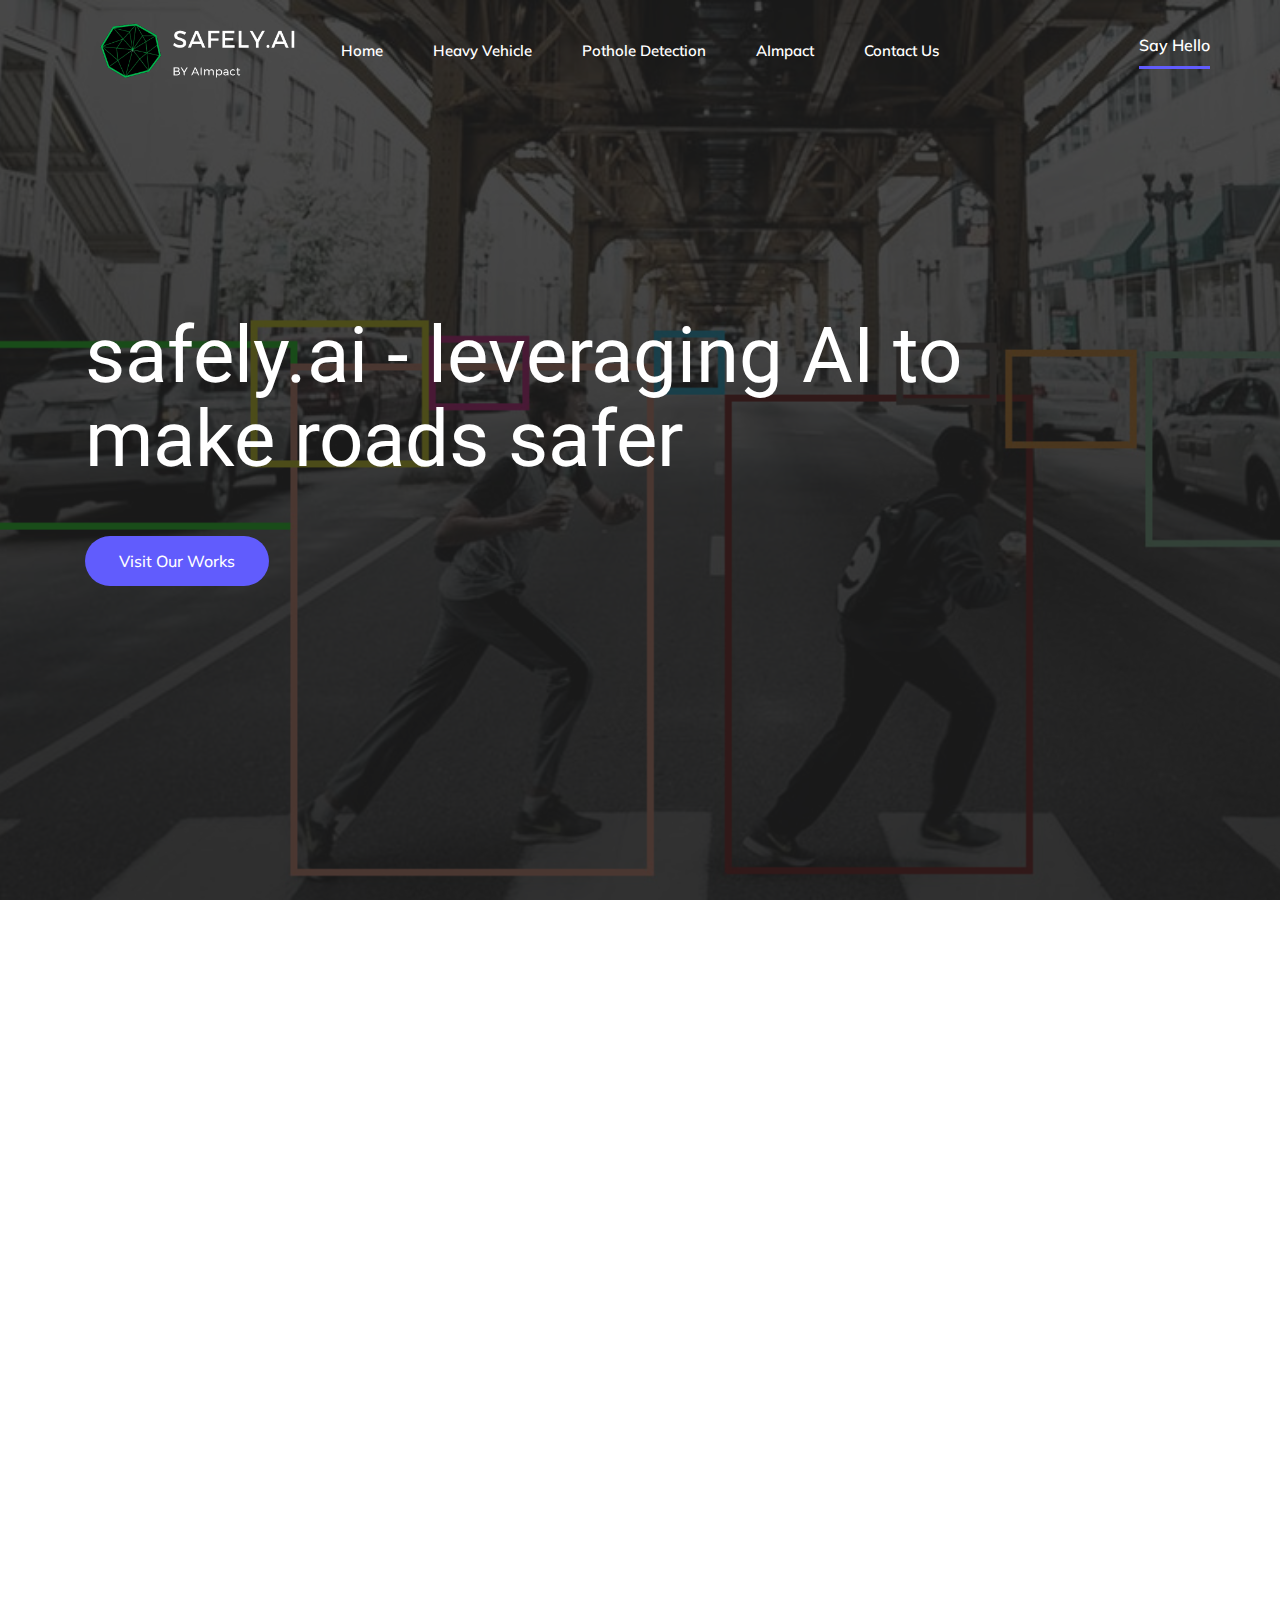
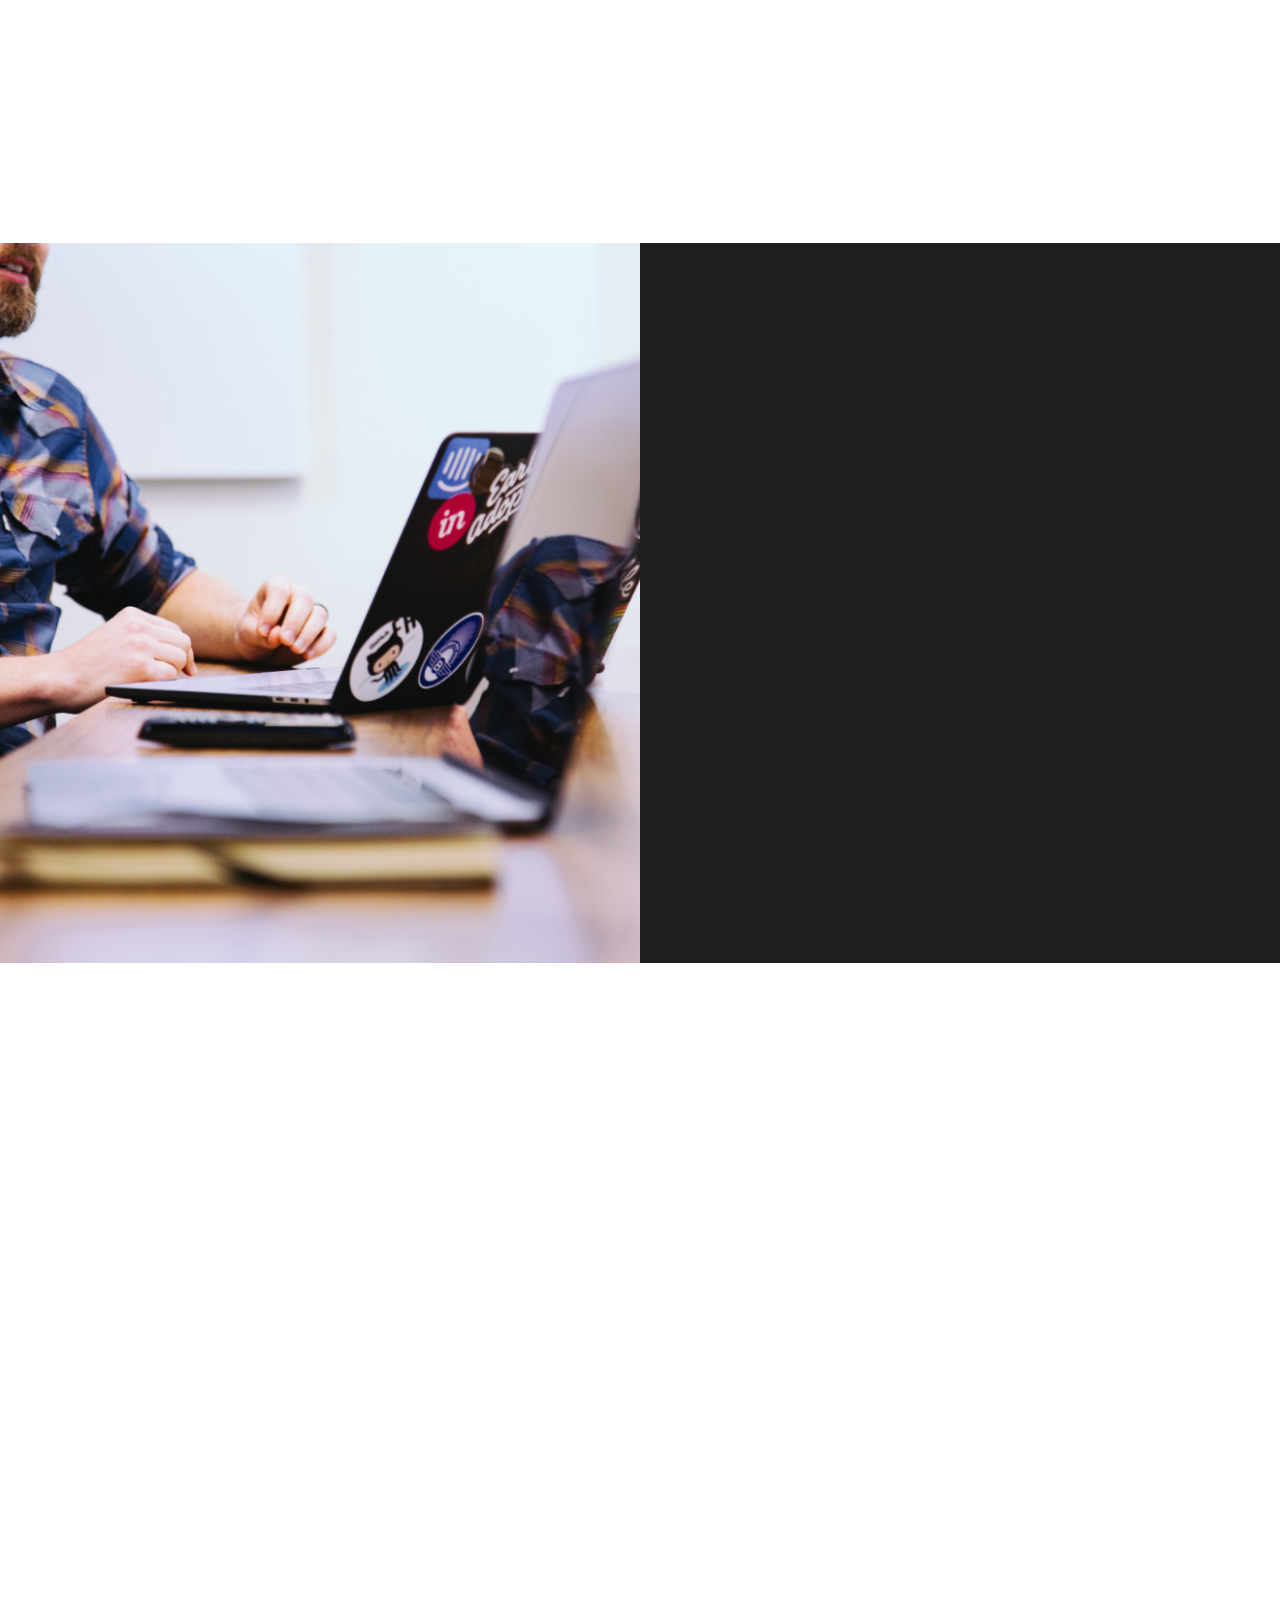
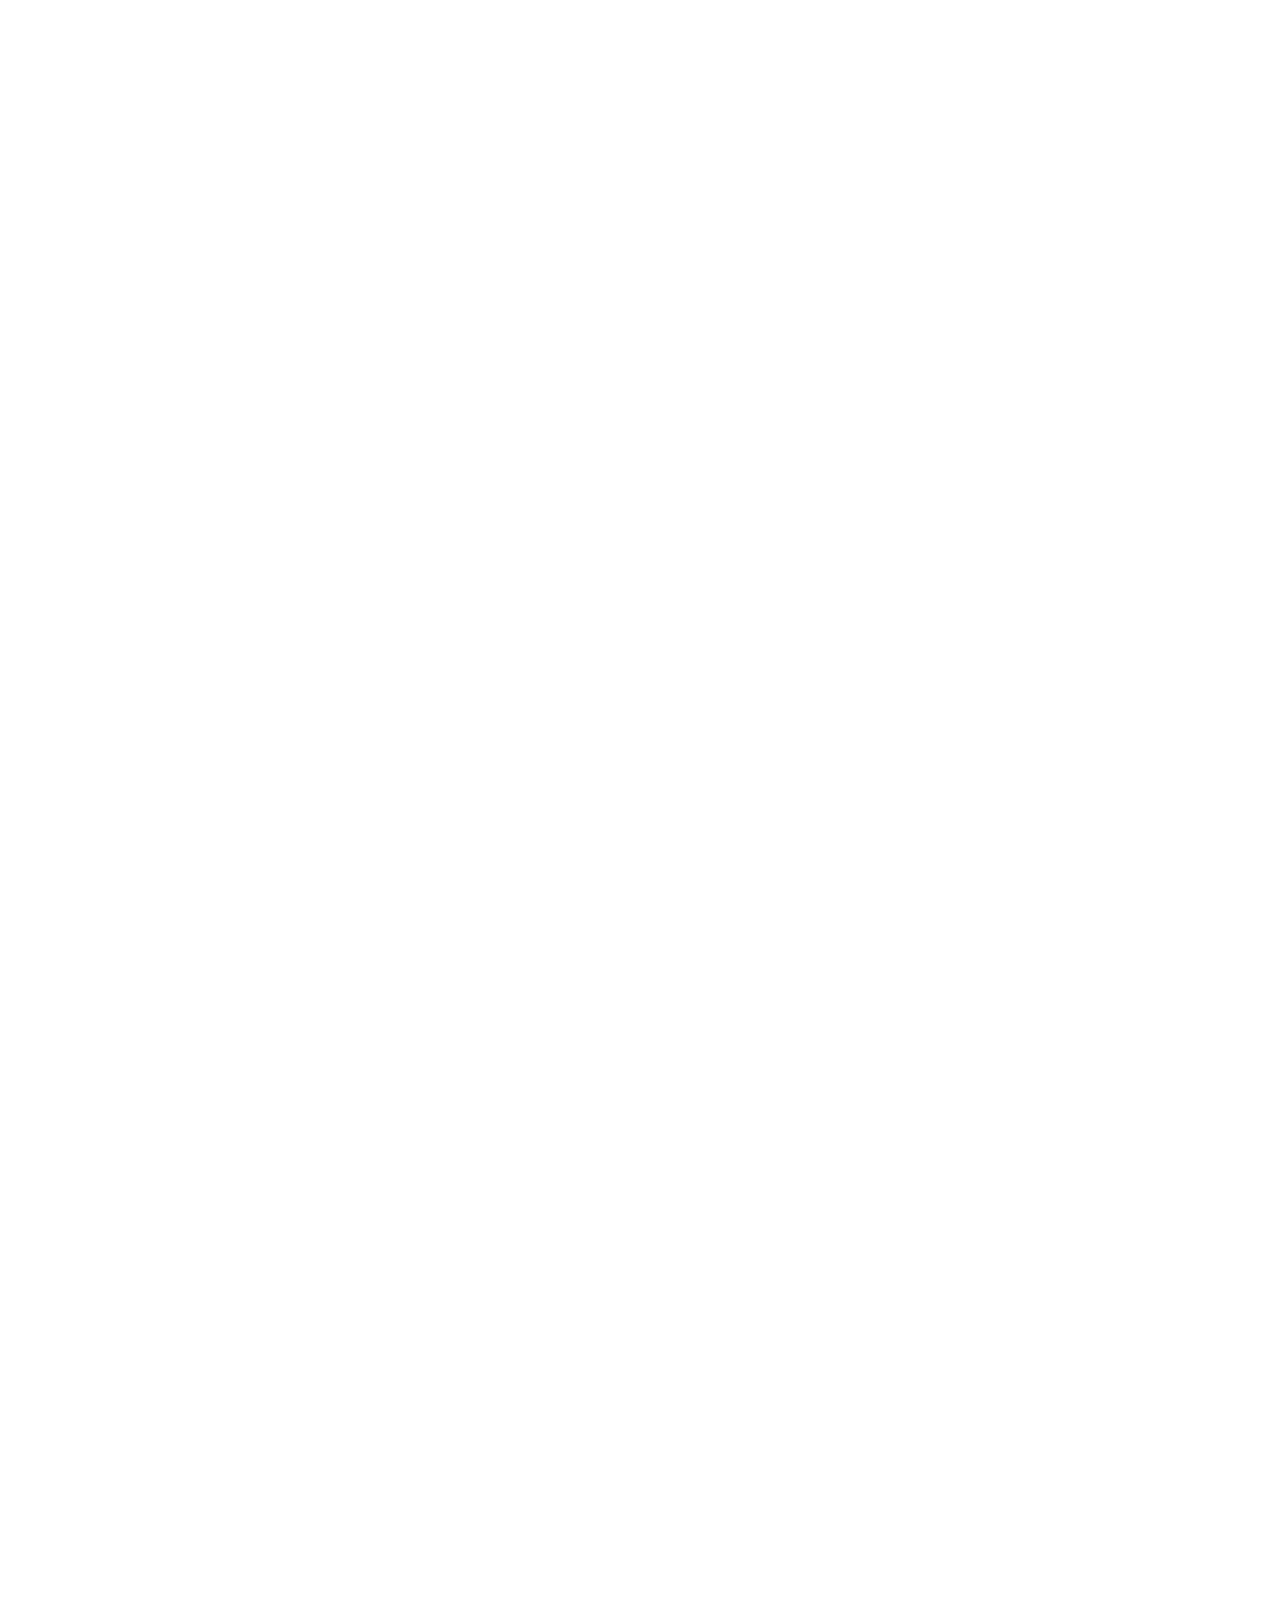
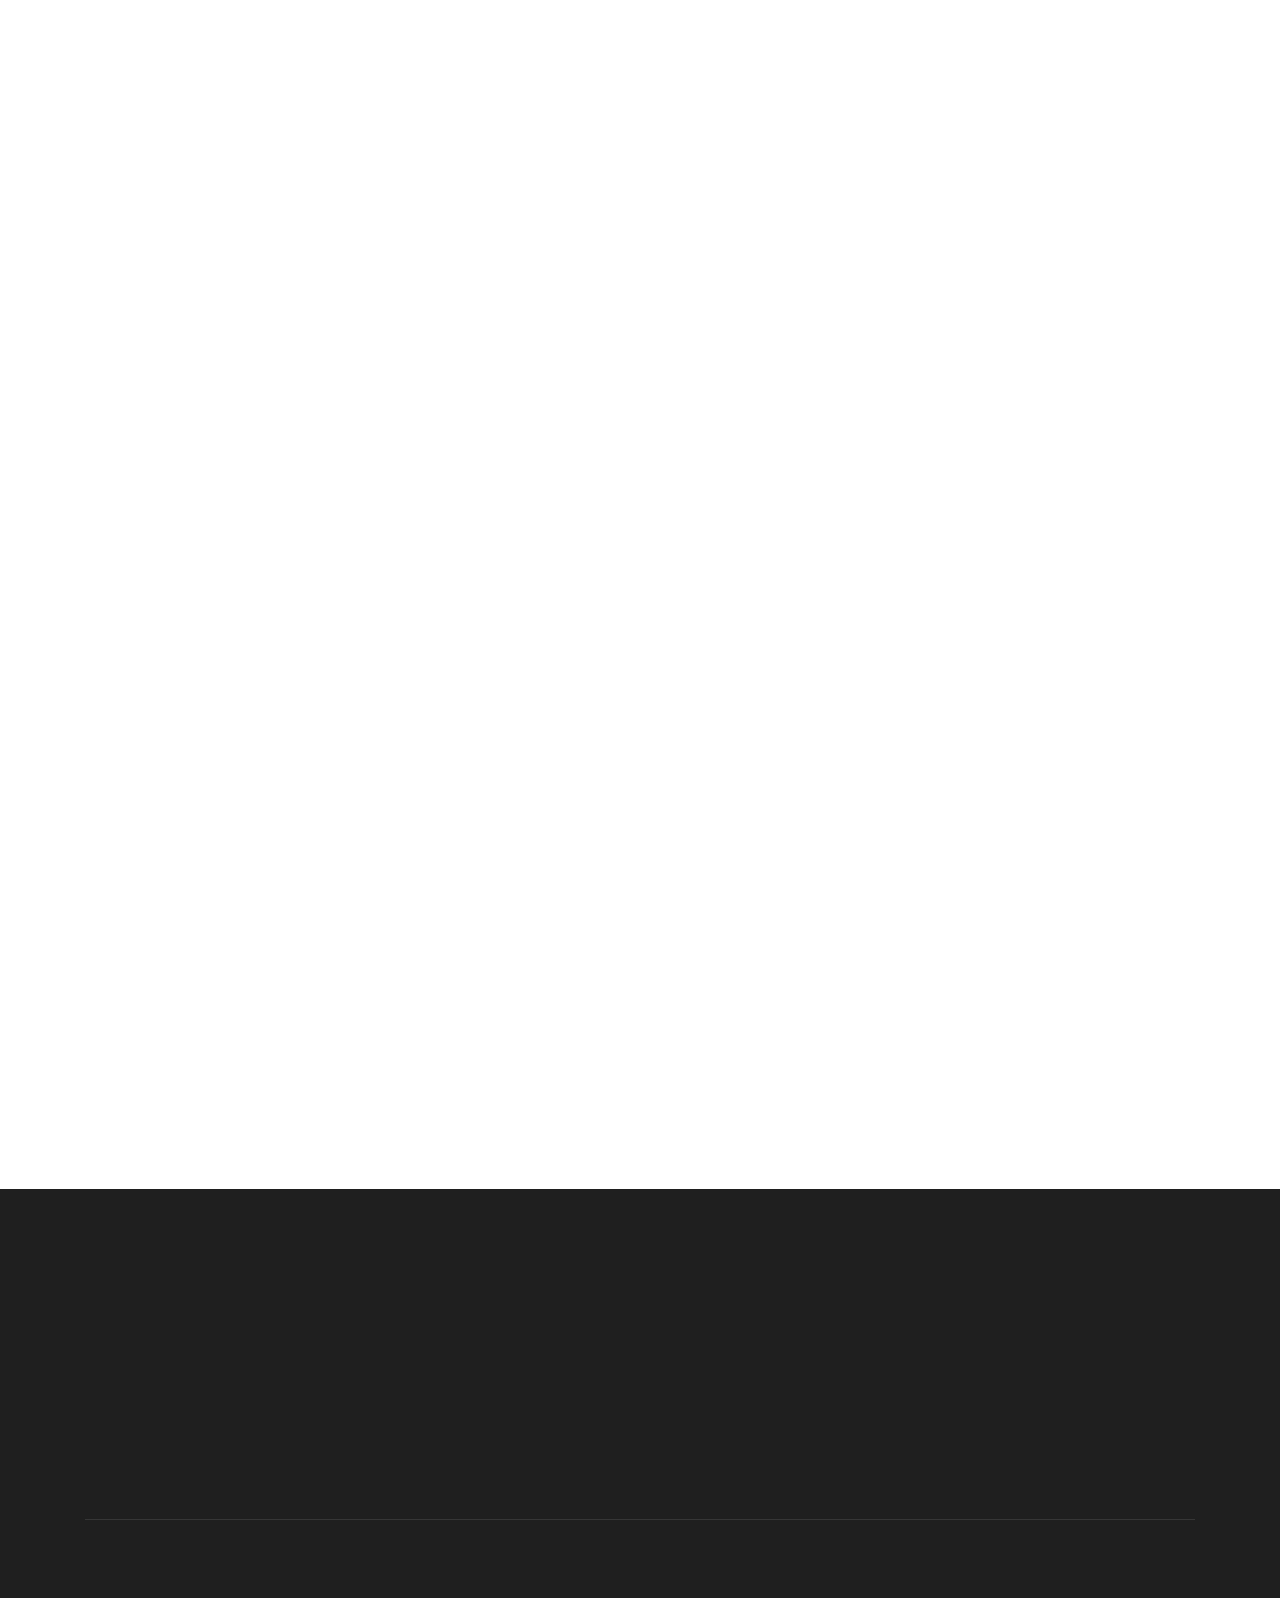
<file: index.html>
<!doctype html>
<html class="no-js" lang="zxx">

<head>
    <meta charset="utf-8">
    <meta http-equiv="x-ua-compatible" content="ie=edge">
    <title>safely.ai</title>
    <meta name="description" content="">
    <meta name="viewport" content="width=device-width, initial-scale=1">

    <!-- <link rel="manifest" href="site.webmanifest"> -->
    <!-- Place favicon.ico in the root directory -->

    <!-- CSS here -->
    <link rel="stylesheet" href="css/bootstrap.min.css">
    <link rel="stylesheet" href="css/owl.carousel.min.css">
    <link rel="stylesheet" href="css/magnific-popup.css">
    <link rel="stylesheet" href="css/font-awesome.min.css">
    <link rel="stylesheet" href="css/themify-icons.css">
    <link rel="stylesheet" href="css/nice-select.css">
    <link rel="stylesheet" href="css/flaticon.css">
    <link rel="stylesheet" href="css/gijgo.css">
    <link rel="stylesheet" href="css/animate.min.css">
    <link rel="stylesheet" href="css/slick.css">
    <link rel="stylesheet" href="css/slicknav.css">
    <link rel="stylesheet" href="css/style.css">
    <!-- <link rel="stylesheet" href="css/responsive.css"> -->
</head>
<body>
    <!--[if lte IE 9]>
            <p class="browserupgrade">You are using an <strong>out Featuredated</strong> browser. Please <a href="https://browsehappy.com/">upgrade your browser</a> to improve your experience and security.</p>
        <![endif]-->

    <!-- header-start -->
    <header>
        <div class="header-area ">
            <div id="sticky-header" class="main-header-area">
                <div class="container-fluid p-0">
                    <div class="row align-items-center no-gutters">
                        <div class="col-xl-2 col-lg-2">
                            <div class="logo-img">
                                <a href="index.html">
                                    <img width="300" height=100 src="img/logo.png" alt="">
                                </a>
                            </div>
                        </div>
                        <div class="col-xl-8 col-lg-8">
                            <div class="main-menu  d-none d-lg-block text-center">
                                <nav>
                                    <ul id="navigation">
                                        <li><a class="active" href="index.html">home</a></li>
                                        <li><a href="heavy-vehicle.html">Heavy Vehicle</a></li>
                                        <li><a href="pothole.html">Pothole Detection</a></li>
                                        <li><a href="https://aimpact.in">AImpact</a></li>
                                        <li><a href="contact.html">Contact Us</a></li>
                                    </ul>
                                </nav>
                            </div>
                        </div>
                        <div class="col-lg-2 d-none d-lg-block">
                            <div class="log_chat_area d-flex align-items-end">
                                <a href="#" data-scroll-nav="0" class="say_hi">Say Hello</a>
                            </div>
                        </div>
                        <div class="col-12">
                            <div class="mobile_menu d-block d-lg-none"></div>
                        </div>
                    </div>
                </div>
            </div>
        </div>
    </header>
    <!-- header-end -->

    <!-- slider_area_start -->
    <div class="slider_area">
        <div class="single_slider  d-flex align-items-center slider_bg_1 overlay">
            <div class="container">
                <div class="row align-items-center justify-content-start">
                    <div class="col-lg-10 col-md-10">
                        <div class="slider_text">
                            <h3 class="wow fadeInLeft" data-wow-duration="1s" data-wow-delay=".1s">
                                safely.ai - leveraging AI to make roads safer
                            </h3>
                            <a class="boxed-btn3 wow fadeInLeft"  data-wow-duration="1s" data-wow-delay=".2s" href="portfolio.html">Visit Our Works</a>
                        </div>
                    </div>
                </div>
            </div>
        </div>
    </div>
    <!-- slider_area_end -->
    <!-- service_area  -->
    <div class="service_area">
        <div class="container">
            <div class="row justify-content-center">
                <div class="col-lg-6">
                    <div class="section_title text-center mb-70">
                        <span class="wow fadeInUp" data-wow-duration="1s" data-wow-delay=".1s" >Project</span>
                        <h3 class="wow fadeInUp" data-wow-duration="1.2s" data-wow-delay=".2s">AI with Traffic in India has immense potential. Check out our projects below</h3>
                    </div>
                </div>
            </div>
            <div class="row">
                <div class="col-xl-4 col-md-4">
                    <div class="single_service text-center wow fadeInLeft" data-wow-duration="1.2s" data-wow-delay=".4s">
                        <div class="icon">
                            <img src="img/svg_icon/1.svg" alt="">
                        </div>
                        <h3>Heavy Vehicle Tracking</h3>
                        <p>YOLOv4+DeepSORT+Amazing Streamlit reports to comba heavy vehicle violations at checkpoints in India</p>
                    </div>
                </div>
                <div class="col-xl-4 col-md-4">
                    <div class="single_service text-center wow fadeInUp" data-wow-duration="1s" data-wow-delay=".3s">
                        <div class="icon">
                            <img src="img/svg_icon/2.svg" alt="">
                        </div>
                        <h3>ANPR API</h3>
                        <p>YOLOv4+GoogleOCR = Awesome ANPR system that can detect, translate and verify number plate systems on roads</p>
                    </div>
                </div>
                <div class="col-xl-4 col-md-4">
                    <div class="single_service text-center wow fadeInRight" data-wow-duration="1.2s" data-wow-delay=".4s">
                        <div class="icon">
                            <img src="img/svg_icon/3.svg" alt="">
                        </div>
                        <h3>Pothole Detection App</h3>
                        <p>MobileNet SSDs + Lot of pothole data = An automatic pothole mapping app to save $20,000 a year!</p>
                    </div>
                </div>
            </div>
        </div>
    </div>
    <!--/ service_area  -->

    <div class="about_area">
        <div class="container">
            <div class="row justify-content-end">
                <div class="col-lg-5 offset-lg-1">
                    <div class="about_info">
                        <div class="section_title white_text">
                            <span class="wow fadeInUp" data-wow-duration="1s" data-wow-delay=".3s">About Us</span>
                            <h3 class="wow fadeInUp" data-wow-duration="1s" data-wow-delay=".4s">Empowering Industries with AI</h3>
                            <p class="mid_text wow fadeInUp" data-wow-duration="1s" data-wow-delay=".5s">We are high school AI developers looking to revolutionise India with socially impactful and scalable AI solutions. safel.ai is just the start :)</p>
                            <p class="last_text wow fadeInUp" data-wow-duration="1s" data-wow-delay=".6s">“Stop accidents before they stop you"</p>
                            <a href="#" class="boxed-btn3 wow fadeInUp" data-wow-duration="1s" data-wow-delay=".7s">About Us</a>
                        </div>
                    </div>
                </div>
            </div>
        </div>
    </div>

    <!-- portfolio_image_area  -->
    <div class="portfolio_image_area">
        <div class="container">
            <div class="row justify-content-center">
                <div class="col-lg-6">
                    <div class="section_title text-center mb-90">
                        <h3 class="wow fadeInUp" data-wow-duration="1s" data-wow-delay=".3s">A Peek into our Top Projects</h3>
                        <p class="wow fadeInUp" data-wow-duration="1s" data-wow-delay=".4s">Look at everything we have done with safely.ai. This is just a preliminary preview, we have some exciting in-development models to come!</p>
                    </div>
                </div>
            </div>
            <div class="row">
                <div class="col-lg-6 col-md-12">
                    <div class="single_Portfolio wow fadeInUp" data-wow-duration="1s" data-wow-delay=".3s">
                        <div class="portfolio_thumb">
                            <img src="img/pothole.jpeg" alt="">
                        </div>
                        <div class="portfolio_hover">
                            <div class="title">
                                <span>Day-to-Day Safety</span>
                                    <h3>Pothole Detection Mobile App</h3>
                                    <!-- <a class="boxed-btn3" href="portfolio_details.html">View</a> -->
                            </div>
                        </div>
                    </div>
                </div>
                <div class="col-lg-6 col-md-6">
                    <div class="single_Portfolio wow fadeInUp" data-wow-duration="1s" data-wow-delay=".4s">
                        <div class="portfolio_thumb">
                            <img src="img/anpr.jpg" alt="">
                        </div>
                        <div class="portfolio_hover">
                            <div class="title">
                                <span>ANPR API</span>
                                    <h3>YOLO based OCR</h3>
                                    <!-- <a class="boxed-btn3" href="portfolio_details.html">View</a> -->
                            </div>
                        </div>
                    </div>
                </div>

                <div class="col-lg-6 col-md-6">
                    <div class="single_Portfolio wow fadeInUp" data-wow-duration="1s" data-wow-delay=".5s">
                        <div class="portfolio_thumb">
                            <img src="img/speed.jpg" alt="">
                        </div>
                        <div class="portfolio_hover">
                            <div class="title">
                                <span>Calibrated Speed Estimation using Vision</span>
                                    <h3>No sensor speed estimation</h3>
                                    <!-- <a class="boxed-btn3" href="portfolio_details.html">View</a> -->
                            </div>
                        </div>
                    </div>
                </div>
                <div class="col-lg-6 col-md-6">
                    <div class="single_Portfolio wow fadeInUp" data-wow-duration="1s" data-wow-delay=".6s">
                        <div class="portfolio_thumb">
                            <img src="img/h.png" alt="">
                        </div>
                        <div class="portfolio_hover">
                            <div class="title">
                                <span>Auotmated Heavy Vehicle Manager</span>
                                    <h3>YOLOv4+DeepSORT</h3>
                                    <!-- <a class="boxed-btn3" href="portfolio_details.html">View</a> -->
                            </div>
                        </div>
                    </div>
                </div>

            </div>
        </div>
    </div>
    <!--/ portfolio_image_area  -->

    <!-- <div class="how_we_work_area">
        <div class="container">
            <div class="row">
                <div class="col-lg-5">
                    <div class="work_info">
                        <div class="section_title">
                            <h3 class="wow fadeInLeft" data-wow-duration="1s" data-wow-delay=".3s">How we work</h3>
                            <p class="mid_text wow fadeInLeft" data-wow-duration="1s" data-wow-delay=".4s">“Function information without cross action media value.</p>
                            <p class="last_p wow fadeInRight" data-wow-duration="1s" data-wow-delay=".5s">Efficiently unleash cross-media tour function information without cross action media value. Quickly maximize timely deliverables for real-time schemas.</p>
                        </div>
                        <div class="video_watch d-flex align-items-center">
                            <div class="play_btn wow fadeInUp" data-wow-duration="1s" data-wow-delay=".6s">
                                <a href="https://www.youtube.com/watch?v=D7tF-cY2M9o" class="video_icon popup-video"> <i class="fa fa-play"></i> </a>
                            </div>
                           <span class="wow fadeInLeft" data-wow-duration="1s" data-wow-delay=".7s"> Watch Video</span>
                        </div>
                    </div>
                </div>
            </div>
        </div>
    </div> -->

    <!-- team_member_start -->
    <div class="team_area ">
        <div class="container">
            <div class="row justify-content-center">
                <div class="col-lg-6">
                    <div class="section_title text-center mb-90">
                        <h3 class="wow fadeInUp" data-wow-duration="1s" data-wow-delay=".3s">Our Creative Team</h3>
                        <p class="wow fadeInUp" data-wow-duration="1s" data-wow-delay=".6s">Meet the team that created these awesome projects.</p>
                    </div>
                </div>
            </div>
            <div class="row">


                <div class="col-lg-6 col-md-6">
                    <div class="single_team wow fadeInUp" data-wow-duration="1s" data-wow-delay=".6s">
                        <div class="team_thumb">
                            <img height="675" src="img/arjun.jpg" alt="">
                            <div class="team_hover">
                                <div class="hover_inner text-center">
                                    <ul>
                                        <li><a href="#"> <i class="fa fa-facebook"></i> </a></li>
                                        <li><a href="#"> <i class="fa fa-linkedin"></i> </a></li>
                                        <li><a href="#"> <i class="fa fa-google-plus"></i> </a></li>
                                    </ul>
                                </div>
                            </div>
                        </div>
                        <div class="team_title text-center">
                            <h3>Arjun Pandey</h3>
                            <p>Creator safely.ai & Co-Founder at AImpact</p>
                        </div>
                    </div>
                </div>
                <div class="col-lg-6 col-md-6">
                    <div class="single_team wow fadeInUp" data-wow-duration="1s" data-wow-delay=".8s">
                        <div class="team_thumb">
                            <img src="img/nirbhay.jpg" alt="">
                            <div class="team_hover">
                                <div class="hover_inner text-center">
                                    <ul>
                                        <li><a href="#"> <i class="fa fa-facebook"></i> </a></li>
                                        <li><a href="#"> <i class="fa fa-linkedin"></i> </a></li>
                                        <li><a href="#"> <i class="fa fa-google-plus"></i> </a></li>
                                    </ul>
                                </div>
                            </div>
                        </div>
                        <div class="team_title text-center">
                            <h3>Nirbhay Narang</h3>
                            <p>Creator safely.ai & Co-Founder at AImpact</p>
                        </div>
                    </div>
                </div>
            </div>
        </div>
    </div>
    <!--/ team_member_end -->

    <!-- testimonial_area  -->
    <!-- <div class="testimonial_area ">
        <div class="container">
            <div class="row">
                <div class="col-xl-12">
                    <div class="testmonial_active owl-carousel">
                        <div class="single_carousel">
                                <div class="single_testmonial text-center">
                                        <div class="quote">
                                            <img src="img/testmonial/quote.svg" alt="">
                                        </div>
                                        <p>safely.ai is a great attempt towards fulfilling the government of India's goals of having smart and self-sustainable cities. </p>
                                        <div class="testmonial_author">
                                            <div class="thumb">
                                                    <img src="img/testmonial/thumb.png" alt="">
                                            </div>
                                            <h3>Deependra Pathak</h3>
                                            <span>Director General Police - Andaman and Nicobar Islands</span>
                                        </div>
                                    </div>
                        </div>
                        <div class="single_carousel">
                                <div class="single_testmonial text-center">
                                        <div class="quote">
                                            <img src="img/testmonial/quote.svg" alt="">
                                        </div>
                                        <p>Donec imperdiet congue orci consequat mattis. Donec rutrum porttitor <br>
                                                sollicitudin. Pellentesque id dolor tempor sapien feugiat ultrices nec sed neque.  <br>
                                                Fusce ac mattis nulla. Morbi eget ornare dui. </p>
                                        <div class="testmonial_author">
                                            <div class="thumb">
                                                    <img src="img/testmonial/thumb.png" alt="">
                                            </div>
                                            <h3>Robert Thomson</h3>
                                            <span>Business Owner</span>
                                        </div>
                                    </div>
                        </div>
                        <div class="single_carousel">
                                <div class="single_testmonial text-center">
                                        <div class="quote">
                                            <img src="img/testmonial/quote.svg" alt="">
                                        </div>
                                        <p>Donec imperdiet congue orci consequat mattis. Donec rutrum porttitor <br>
                                                sollicitudin. Pellentesque id dolor tempor sapien feugiat ultrices nec sed neque.  <br>
                                                Fusce ac mattis nulla. Morbi eget ornare dui. </p>
                                        <div class="testmonial_author">
                                            <div class="thumb">
                                                    <img src="img/testmonial/thumb.png" alt="">
                                            </div>
                                            <h3>Robert Thomson</h3>
                                            <span>Business Owner</span>
                                        </div>
                                    </div>
                        </div>
                    </div>
                </div>
            </div>
        </div>
    </div> -->
    <!-- /testimonial_area  -->

    <div data-scroll-index="0" class="get_in_tauch_area">
        <div class="container">
            <div class="row justify-content-center">
                <div class="col-lg-6">
                    <div class="section_title text-center mb-90">
                        <h3 class="wow fadeInUp" data-wow-duration="1s" data-wow-delay=".3s">Get in Touch</h3>
                        <p class="wow fadeInUp" data-wow-duration="1s" data-wow-delay=".4s">Tour function information without cross action media value quickly maximize timely deliverables.</p>
                    </div>
                </div>
            </div>
            <div class="row justify-content-center">
                <div class="col-lg-8">
                    <div class="touch_form">
                        <form action="POST" data-netlify = "true">
                            <div class="row">
                                <div class="col-md-6">
                                    <div class="single_input wow fadeInUp" data-wow-duration="1s" data-wow-delay=".3s">
                                        <input name="name" type="text" placeholder="Your Name" >
                                    </div>
                                </div>
                                <div class="col-md-6">
                                    <div class="single_input wow fadeInUp" data-wow-duration="1s" data-wow-delay=".4s">
                                        <input name="email" type="email" placeholder="Email" >
                                    </div>
                                </div>
                                <div class="col-md-12">
                                    <div class="single_input wow fadeInUp" data-wow-duration="1s" data-wow-delay=".5s">
                                        <input name="subject" type="text" placeholder="Subject" >
                                    </div>
                                </div>
                                <div class="col-md-12">
                                    <div name = "message" class="single_input wow fadeInUp" data-wow-duration="1s" data-wow-delay=".6s">
                                       <textarea name="" id="" cols="30" placeholder="Message" rows="10"></textarea>
                                    </div>
                                </div>
                                <div class="col-lg-12">
                                    <div class="submit_btn wow fadeInUp" data-wow-duration="1s" data-wow-delay=".7s">
                                        <button class="boxed-btn3" type="submit">Send Message</button>
                                    </div>
                                </div>
                            </div>
                        </form>
                    </div>
                </div>
            </div>
        </div>
    </div>


    <!-- footer start -->
    <footer class="footer">
        <div class="footer_top">
            <div class="container">
                <div class="row align-items-center">
                    <div class="col-lg-2 col-md-3">
                        <div class="footer_logo wow fadeInRight" data-wow-duration="1s" data-wow-delay=".3s">
                            <a href="index.html">
                                <img width="200" height=70 src="img/logo.png" alt="">
                            </a>
                        </div>
                    </div>
                    <div class="col-xl-7 col-lg-7 col-md-9">
                        <div class="menu_links">
                            <ul>
                                <li><a class="wow fadeInDown" data-wow-duration="1s" data-wow-delay=".2s" href="#">About</a class="wow fadeInUp" data-wow-duration="1s" data-wow-delay=".3s"></li>
                                <li><a class="wow fadeInDown" data-wow-duration="1s" data-wow-delay=".4s" href="#">Services</a></li>
                                <li><a class="wow fadeInDown" data-wow-duration="1s" data-wow-delay=".6s" href="#">Portfolio</a></li>
                                <li><a class="wow fadeInDown" data-wow-duration="1s" data-wow-delay=".8s" href="#">Pages</a></li>
                                <li><a class="wow fadeInDown" data-wow-duration="1s" data-wow-delay="1s" href="#">Blog</a></li>
                                <li><a class="wow fadeInDown" data-wow-duration="1s" data-wow-delay="1.1s" href="#">Contact</a></li>
                            </ul>
                        </div>
                    </div>
                    <div class="col-lg-3 col-md-12">
                        <div class="socail_links">
                            <ul>
                                <li><a class="wow fadeInUp" data-wow-duration="1s" data-wow-delay=".3s" href="#"> <i class="fa fa-facebook"></i> </a></li>
                                <li><a class="wow fadeInUp" data-wow-duration="1s" data-wow-delay=".4s" href="#"> <i class="fa fa-twitter"></i> </a></li>
                                <li><a class="wow fadeInUp" data-wow-duration="1s" data-wow-delay=".5s" href="#"> <i class="fa fa-instagram"></i> </a></li>
                                <li><a class="wow fadeInUp" data-wow-duration="1s" data-wow-delay=".6s" href="#"> <i class="fa fa-google-plus"></i> </a></li>
                            </ul>
                        </div>
                    </div>
                </div>
            </div>
        </div>
        <div class="copy-right_text">
            <div class="container">
                <div class="footer_border"></div>
                <div class="row">
                    <div class="col-xl-12">
                        <p class="copy_right text-center wow fadeInUp" data-wow-duration="1s" data-wow-delay="1.3s">
                            <!-- Link back to Colorlib can't be removed. Template is licensed under CC BY 3.0. -->
Copyright &copy;<script>document.write(new Date().getFullYear());</script> All rights reserved | This template is made with <i class="fa fa-heart-o" aria-hidden="true"></i> by <a href="https://colorlib.com" target="_blank">Colorlib</a>
<!-- Link back to Colorlib can't be removed. Template is licensed under CC BY 3.0. -->
                        </p>
                    </div>
                </div>
            </div>
        </div>
    </footer>
    <!--/ footer end  -->

    <!-- JS here -->
    <script src="js/vendor/modernizr-3.5.0.min.js"></script>
    <script src="js/vendor/jquery-1.12.4.min.js"></script>
    <script src="js/popper.min.js"></script>
    <script src="js/bootstrap.min.js"></script>
    <script src="js/owl.carousel.min.js"></script>
    <script src="js/isotope.pkgd.min.js"></script>
    <script src="js/ajax-form.js"></script>
    <script src="js/waypoints.min.js"></script>
    <script src="js/jquery.counterup.min.js"></script>
    <script src="js/imagesloaded.pkgd.min.js"></script>
    <script src="js/scrollIt.js"></script>
    <script src="js/jquery.scrollUp.min.js"></script>
    <script src="js/wow.min.js"></script>
    <script src="js/nice-select.min.js"></script>
    <script src="js/jquery.slicknav.min.js"></script>
    <script src="js/jquery.magnific-popup.min.js"></script>
    <script src="js/plugins.js"></script>
    <script src="js/gijgo.min.js"></script>

    <!--contact js-->
    <script src="js/contact.js"></script>
    <script src="js/jquery.ajaxchimp.min.js"></script>
    <script src="js/jquery.form.js"></script>
    <script src="js/jquery.validate.min.js"></script>
    <script src="js/mail-script.js"></script>

    <script src="js/main.js"></script>
</body>

</html>
</file>
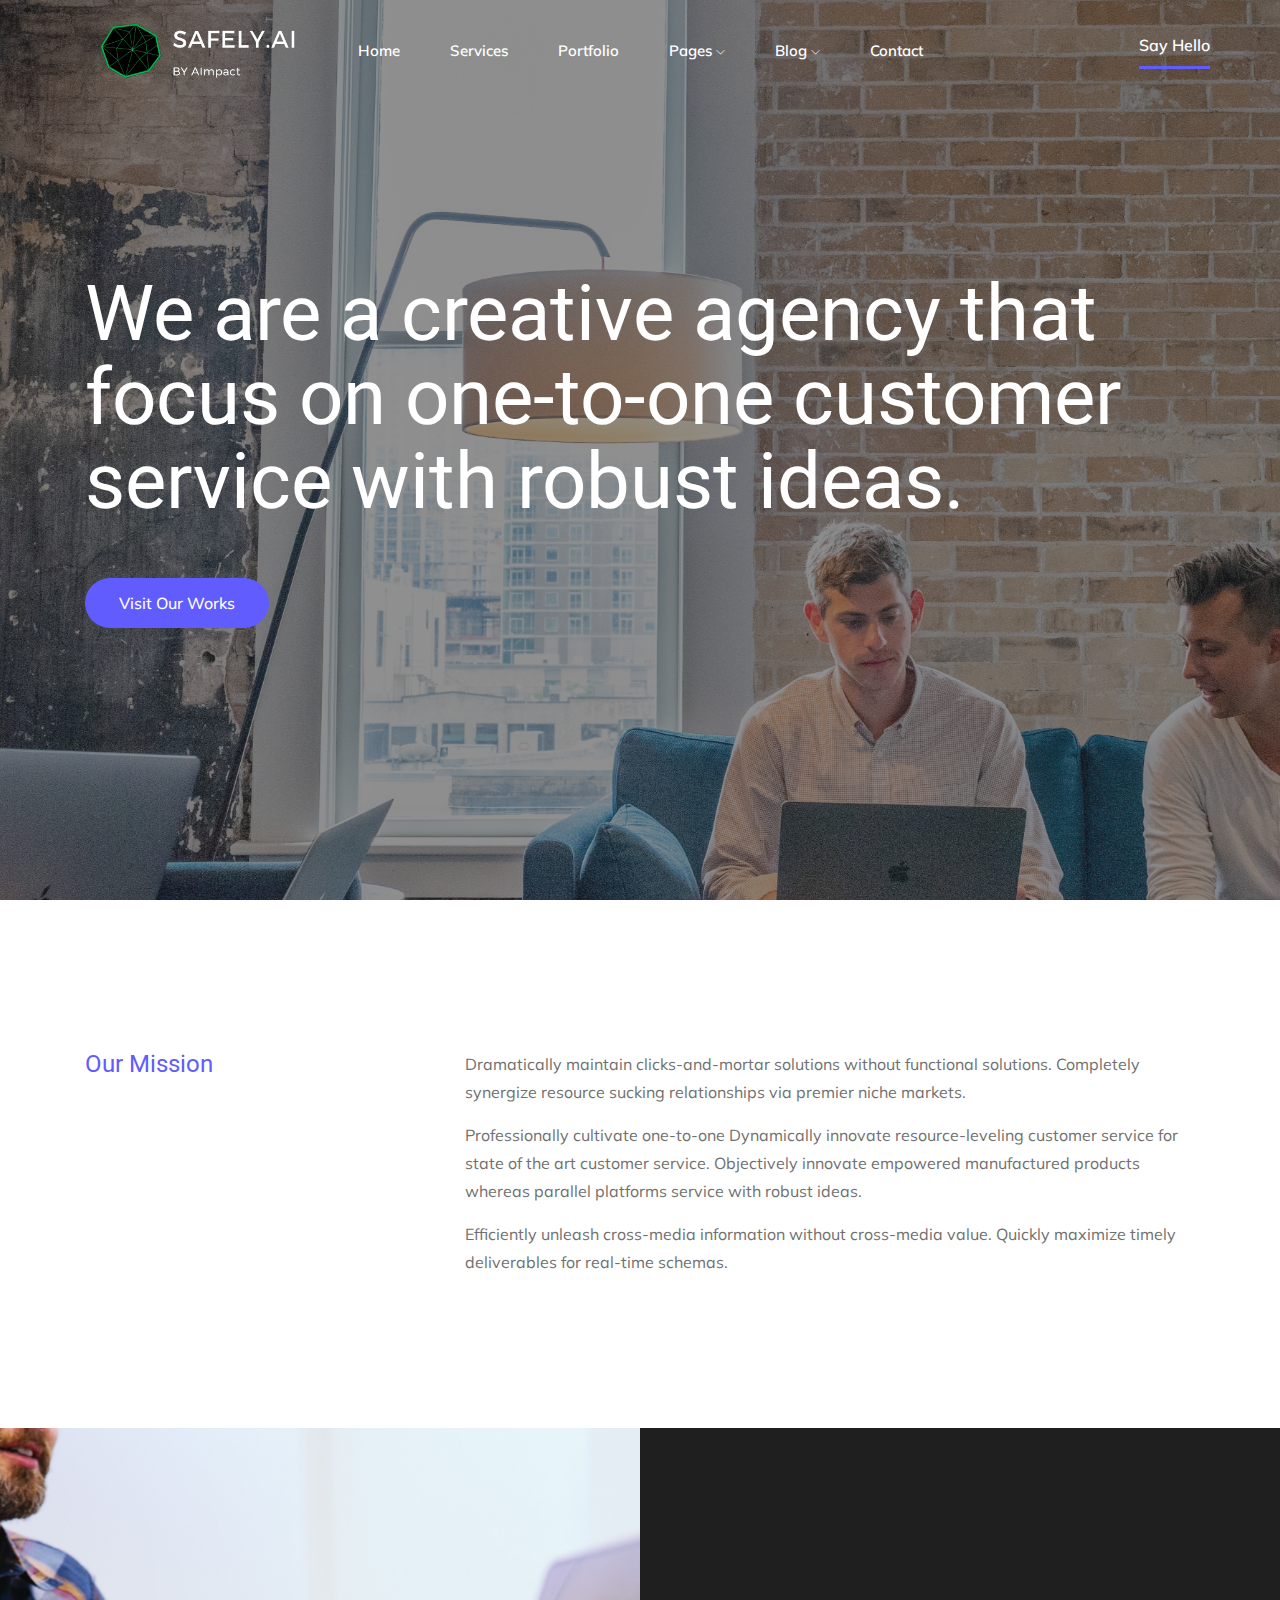
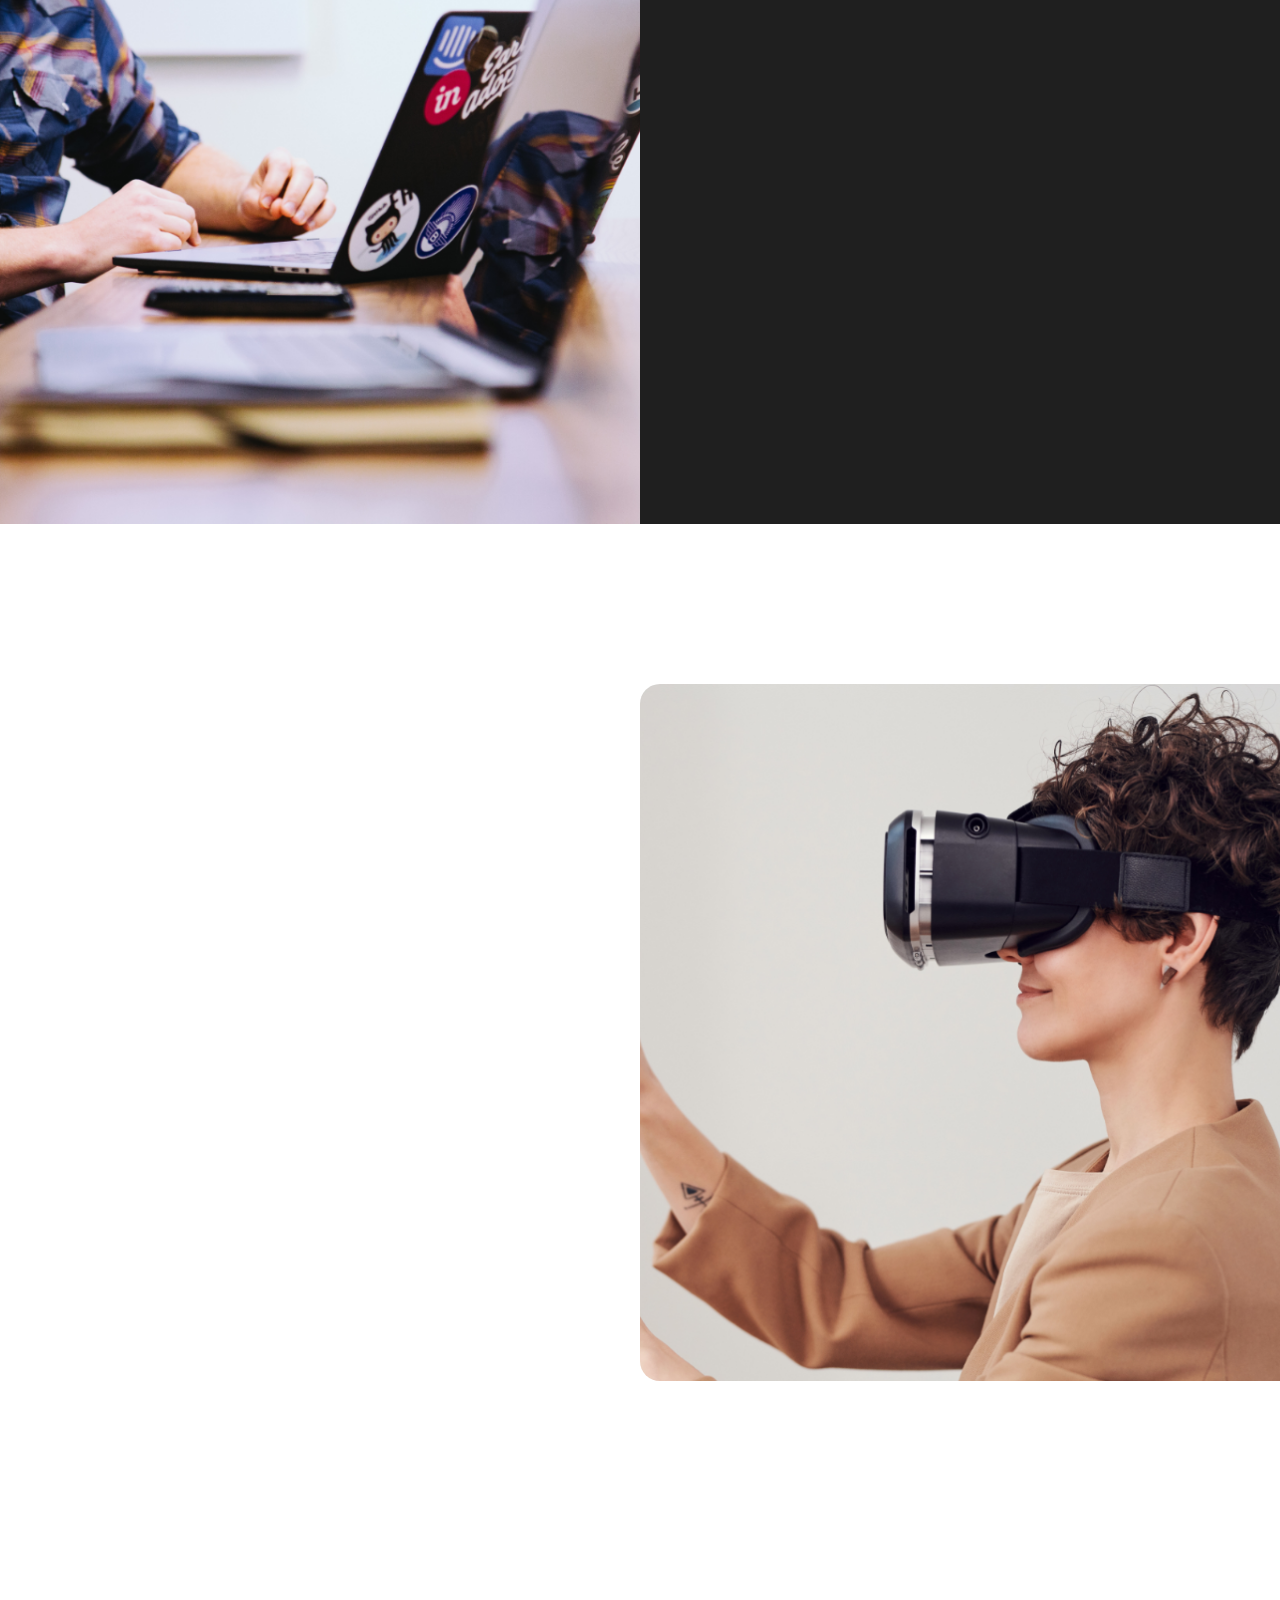
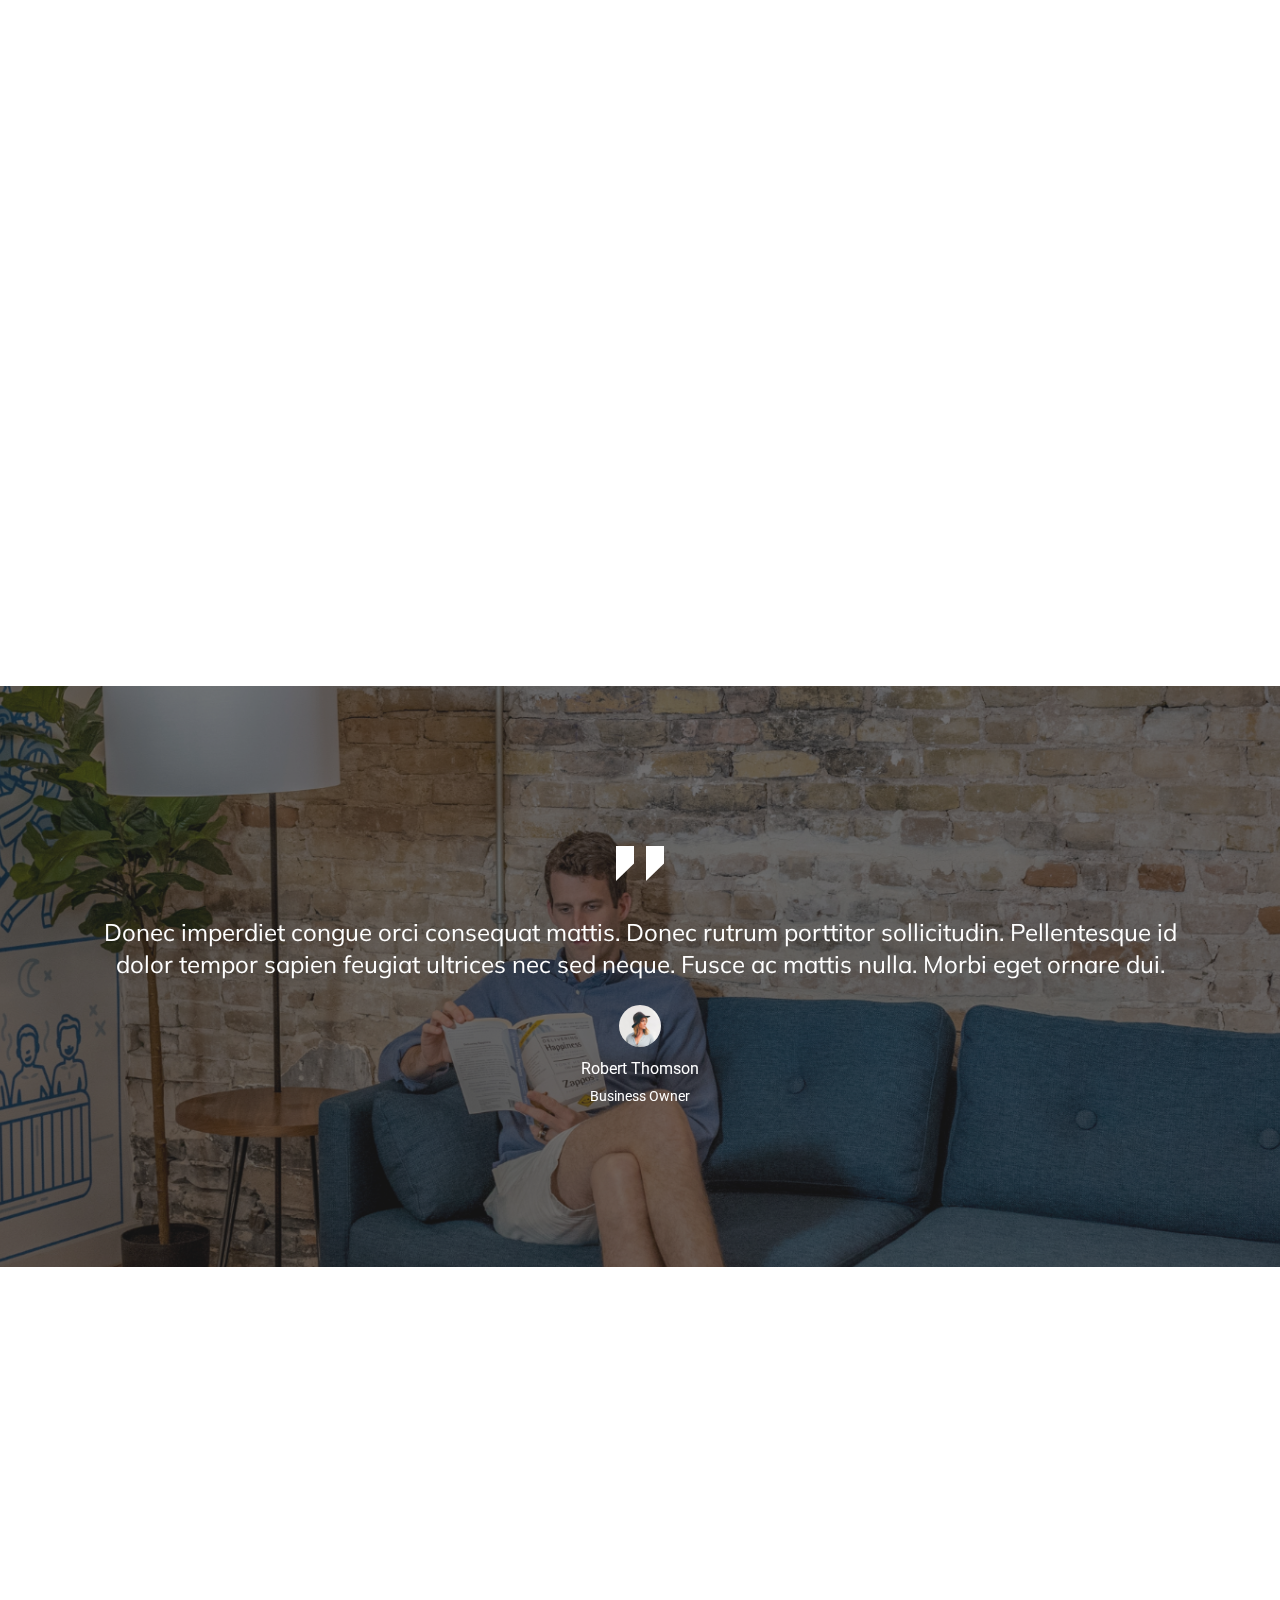
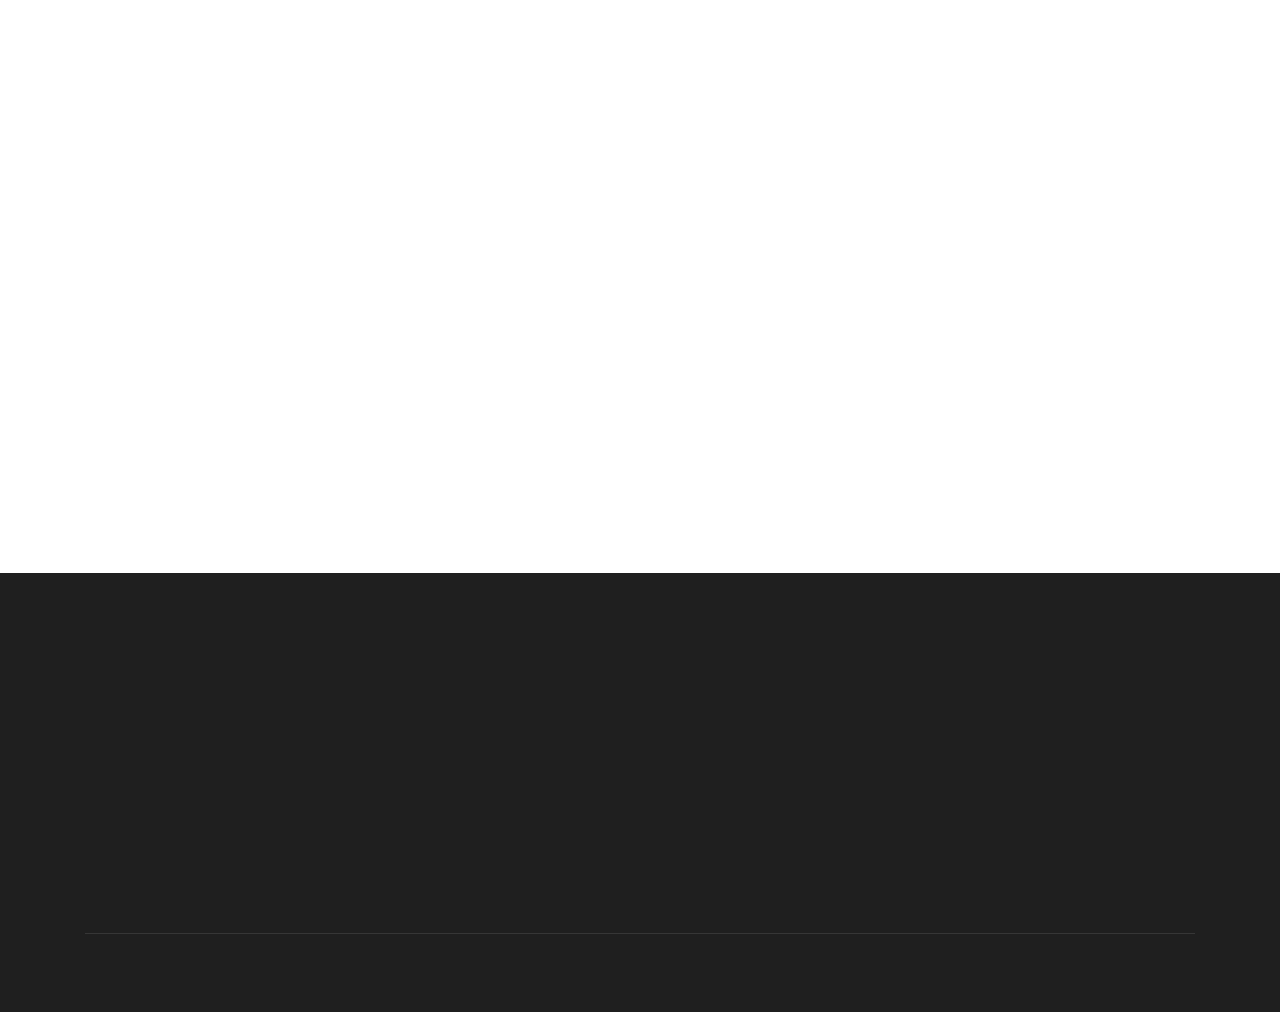
<file: about.html>
<!doctype html>
<html class="no-js" lang="zxx">

<head>
    <meta charset="utf-8">
    <meta http-equiv="x-ua-compatible" content="ie=edge">
    <title>StartUp</title>
    <meta name="description" content="">
    <meta name="viewport" content="width=device-width, initial-scale=1">

    <!-- <link rel="manifest" href="site.webmanifest"> -->
    <!-- Place favicon.ico in the root directory -->

    <!-- CSS here -->
    <link rel="stylesheet" href="css/bootstrap.min.css">
    <link rel="stylesheet" href="css/owl.carousel.min.css">
    <link rel="stylesheet" href="css/magnific-popup.css">
    <link rel="stylesheet" href="css/font-awesome.min.css">
    <link rel="stylesheet" href="css/themify-icons.css">
    <link rel="stylesheet" href="css/nice-select.css">
    <link rel="stylesheet" href="css/flaticon.css">
    <link rel="stylesheet" href="css/gijgo.css">
    <link rel="stylesheet" href="css/animate.min.css">
    <link rel="stylesheet" href="css/slick.css">
    <link rel="stylesheet" href="css/slicknav.css">
    <link rel="stylesheet" href="css/style.css">
    <!-- <link rel="stylesheet" href="css/responsive.css"> -->
</head>

<body>
    <!--[if lte IE 9]>
            <p class="browserupgrade">You are using an <strong>outdated</strong> browser. Please <a href="https://browsehappy.com/">upgrade your browser</a> to improve your experience and security.</p>
        <![endif]-->

    <!-- header-start -->
    <header>
        <div class="header-area ">
            <div id="sticky-header" class="main-header-area">
                <div class="container-fluid p-0">
                    <div class="row align-items-center no-gutters">
                        <div class="col-xl-2 col-lg-2">
                            <div class="logo-img">
                                <a href="index.html">
                                    <img width="300" height=100 src="img/logo.png" alt="">
                                </a>
                            </div>
                        </div>
                        <div class="col-xl-8 col-lg-8">
                            <div class="main-menu  d-none d-lg-block text-center">
                                <nav>
                                    <ul id="navigation">
                                        <li><a class="active" href="index.html">home</a></li>
                                        <li><a href="service.html">services</a></li>
                                        <li><a href="Portfolio.html">Portfolio</a></li>
                                        <li><a href="#">pages <i class="ti-angle-down"></i></a>
                                            <ul class="submenu">
                                                <li><a href="portfolio_details.html">Portfolio details</a></li>
                                                <li><a href="about.html">about</a></li>
                                                <li><a href="elements.html">elements</a></li>
                                            </ul>
                                        </li>

                                        <li><a href="#">blog <i class="ti-angle-down"></i></a>
                                            <ul class="submenu">
                                                <li><a href="blog.html">blog</a></li>
                                                <li><a href="single-blog.html">single-blog</a></li>
                                            </ul>
                                        </li>
                                        <li><a href="contact.html">Contact</a></li>
                                    </ul>
                                </nav>
                            </div>
                        </div>
                        <div class="col-lg-2 d-none d-lg-block">
                            <div class="log_chat_area d-flex align-items-end">
                                <a href="#" target="_black" class="say_hi">Say Hello</a>
                            </div>
                        </div>
                        <div class="col-12">
                            <div class="mobile_menu d-block d-lg-none"></div>
                        </div>
                    </div>
                </div>
            </div>
        </div>
    </header>
    <!-- header-end -->

    <!-- slider_area_start -->
    <div class="slider_area">
        <div class="single_slider about_banner  d-flex align-items-center slider_bg_2 overlay">
            <div class="container">
                <div class="row align-items-center justify-content-start">
                    <div class="col-lg-12 col-md-12">
                        <div class="slider_text">
                            <h3 class="wow fadeInLeft" data-wow-duration="1s" data-wow-delay=".1s">
                                We are a creative agency that
                                focus on one-to-one customer
                                service with robust ideas.
                            </h3>
                            <a class="boxed-btn3 wow fadeInLeft"  data-wow-duration="1s" data-wow-delay=".2s" href="#">Visit Our Works</a>
                        </div>
                    </div>
                </div>
            </div>
        </div>
    </div>
    <!-- slider_area_end -->

    <div class="our_mission_area">
        <div class="container">
            <div class="row">
                <div class="col-lg-4">
                    <div class="mission_text">
                        <h4>Our Mission</h4>
                    </div>
                </div>
                <div class="col-lg-8">
                    <div class="mision_info">
                        <div class="single_mission">
                            <p>Dramatically maintain clicks-and-mortar solutions without functional solutions. Completely synergize resource sucking relationships via premier niche markets.</p>
                        </div>
                        <div class="single_mission">
                            <p>Professionally cultivate one-to-one Dynamically innovate resource-leveling customer service for state of the art customer service. Objectively innovate empowered manufactured products whereas parallel platforms service with robust ideas.</p>
                        </div>
                        <div class="single_mission">
                            <p>Efficiently unleash cross-media information without cross-media value. Quickly maximize timely deliverables for real-time schemas.</p>
                        </div>
                    </div>
                </div>
            </div>
        </div>
    </div>

    <div class="about_area">
        <div class="container">
            <div class="row justify-content-end">
                <div class="col-lg-5 offset-lg-1">
                    <div class="about_info">
                        <div class="section_title white_text">
                            <span class="wow fadeInUp" data-wow-duration="1s" data-wow-delay=".3s">About Us</span>
                            <h3 class="wow fadeInUp" data-wow-duration="1s" data-wow-delay=".4s">Empowering individuals </h3>
                            <p class="mid_text wow fadeInUp" data-wow-duration="1s" data-wow-delay=".5s">Efficiently unleash cross-media tour function information without cross action media value. Quickly maximize timely deliverables for real-time schemas.</p>
                            <p class="last_text wow fadeInUp" data-wow-duration="1s" data-wow-delay=".6s">“Function information without cross action media value.</p>
                            <a href="#" class="boxed-btn3 wow fadeInUp" data-wow-duration="1s" data-wow-delay=".7s">About Us</a>
                        </div>
                    </div>
                </div>
            </div>
        </div>
    </div>

    <div class="how_we_work_area extra_margin">
        <div class="container">
            <div class="row">
                <div class="col-lg-5">
                    <div class="work_info">
                        <div class="section_title">
                            <h3 class="wow fadeInLeft" data-wow-duration="1s" data-wow-delay=".3s">How we work</h3>
                            <p class="mid_text wow fadeInLeft" data-wow-duration="1s" data-wow-delay=".4s">“Function information without cross action media value.</p>
                            <p class="last_p wow fadeInRight" data-wow-duration="1s" data-wow-delay=".5s">Efficiently unleash cross-media tour function information without cross action media value. Quickly maximize timely deliverables for real-time schemas.</p>
                        </div>
                        <div class="video_watch d-flex align-items-center">
                            <div class="play_btn wow fadeInUp" data-wow-duration="1s" data-wow-delay=".6s">
                                <a href="https://www.youtube.com/watch?v=D7tF-cY2M9o" class="video_icon popup-video"> <i class="fa fa-play"></i> </a>
                            </div>
                           <span class="wow fadeInLeft" data-wow-duration="1s" data-wow-delay=".7s"> Watch Video</span>
                        </div>
                    </div>
                </div>
            </div>
        </div>
    </div>

    <!-- team_member_start -->
    <div class="team_area ">
        <div class="container">
            <div class="row justify-content-center">
                <div class="col-lg-6">
                    <div class="section_title text-center mb-90">
                        <h3 class="wow fadeInUp" data-wow-duration="1s" data-wow-delay=".3s">Our Creative Team</h3>
                        <p class="wow fadeInUp" data-wow-duration="1s" data-wow-delay=".6s">Tour function information without cross action media value quickly maximize timely deliverables.</p>
                    </div>
                </div>
            </div>
            <div class="row">
                <div class="col-lg-3 col-md-6">
                    <div class="single_team wow fadeInUp" data-wow-duration="1s" data-wow-delay=".2s">
                        <div class="team_thumb">
                            <img src="img/team/1.png" alt="">
                            <div class="team_hover">
                                <div class="hover_inner text-center">
                                    <ul>
                                        <li><a href="#"> <i class="fa fa-facebook"></i> </a></li>
                                        <li><a href="#"> <i class="fa fa-twitter"></i> </a></li>
                                        <li><a href="#"> <i class="fa fa-instagram"></i> </a></li>
                                    </ul>
                                </div>
                            </div>
                        </div>
                        <div class="team_title text-center">
                            <h3>Brandon Yeald</h3>
                            <p>Founder & CEO</p>
                        </div>
                    </div>
                </div>
                <div class="col-lg-3 col-md-6">
                    <div class="single_team wow fadeInUp" data-wow-duration="1s" data-wow-delay=".4s">
                        <div class="team_thumb">
                            <img src="img/team/2.png" alt="">
                            <div class="team_hover">
                                <div class="hover_inner text-center">
                                    <ul>
                                        <li><a href="#"> <i class="fa fa-facebook"></i> </a></li>
                                        <li><a href="#"> <i class="fa fa-linkedin"></i> </a></li>
                                        <li><a href="#"> <i class="fa fa-google-plus"></i> </a></li>
                                    </ul>
                                </div>
                            </div>
                        </div>
                        <div class="team_title text-center">
                            <h3>Calvin Anderson</h3>
                            <p>Graphics Designer</p>
                        </div>
                    </div>
                </div>
                <div class="col-lg-3 col-md-6">
                    <div class="single_team wow fadeInUp" data-wow-duration="1s" data-wow-delay=".6s">
                        <div class="team_thumb">
                            <img src="img/team/3.png" alt="">
                            <div class="team_hover">
                                <div class="hover_inner text-center">
                                    <ul>
                                        <li><a href="#"> <i class="fa fa-facebook"></i> </a></li>
                                        <li><a href="#"> <i class="fa fa-linkedin"></i> </a></li>
                                        <li><a href="#"> <i class="fa fa-google-plus"></i> </a></li>
                                    </ul>
                                </div>
                            </div>
                        </div>
                        <div class="team_title text-center">
                            <h3>Roman Solo</h3>
                            <p>Wordpress Developer</p>
                        </div>
                    </div>
                </div>
                <div class="col-lg-3 col-md-6">
                    <div class="single_team wow fadeInUp" data-wow-duration="1s" data-wow-delay=".8s">
                        <div class="team_thumb">
                            <img src="img/team/4.png" alt="">
                            <div class="team_hover">
                                <div class="hover_inner text-center">
                                    <ul>
                                        <li><a href="#"> <i class="fa fa-facebook"></i> </a></li>
                                        <li><a href="#"> <i class="fa fa-linkedin"></i> </a></li>
                                        <li><a href="#"> <i class="fa fa-google-plus"></i> </a></li>
                                    </ul>
                                </div>
                            </div>
                        </div>
                        <div class="team_title text-center">
                            <h3>Yeald Kin</h3>
                            <p>Software Engineer</p>
                        </div>
                    </div>
                </div>
            </div>
        </div>
    </div>
    <!--/ team_member_end -->

    <!-- testimonial_area  -->
    <div class="testimonial_area ">
        <div class="container">
            <div class="row">
                <div class="col-xl-12">
                    <div class="testmonial_active owl-carousel">
                        <div class="single_carousel">
                                <div class="single_testmonial text-center">
                                        <div class="quote">
                                            <img src="img/testmonial/quote.svg" alt="">
                                        </div>
                                        <p>Donec imperdiet congue orci consequat mattis. Donec rutrum porttitor <br>
                                                sollicitudin. Pellentesque id dolor tempor sapien feugiat ultrices nec sed neque.  <br>
                                                Fusce ac mattis nulla. Morbi eget ornare dui. </p>
                                        <div class="testmonial_author">
                                            <div class="thumb">
                                                    <img src="img/testmonial/thumb.png" alt="">
                                            </div>
                                            <h3>Robert Thomson</h3>
                                            <span>Business Owner</span>
                                        </div>
                                    </div>
                        </div>
                        <div class="single_carousel">
                                <div class="single_testmonial text-center">
                                        <div class="quote">
                                            <img src="img/testmonial/quote.svg" alt="">
                                        </div>
                                        <p>Donec imperdiet congue orci consequat mattis. Donec rutrum porttitor <br>
                                                sollicitudin. Pellentesque id dolor tempor sapien feugiat ultrices nec sed neque.  <br>
                                                Fusce ac mattis nulla. Morbi eget ornare dui. </p>
                                        <div class="testmonial_author">
                                            <div class="thumb">
                                                    <img src="img/testmonial/thumb.png" alt="">
                                            </div>
                                            <h3>Robert Thomson</h3>
                                            <span>Business Owner</span>
                                        </div>
                                    </div>
                        </div>
                        <div class="single_carousel">
                                <div class="single_testmonial text-center">
                                        <div class="quote">
                                            <img src="img/testmonial/quote.svg" alt="">
                                        </div>
                                        <p>Donec imperdiet congue orci consequat mattis. Donec rutrum porttitor <br>
                                                sollicitudin. Pellentesque id dolor tempor sapien feugiat ultrices nec sed neque.  <br>
                                                Fusce ac mattis nulla. Morbi eget ornare dui. </p>
                                        <div class="testmonial_author">
                                            <div class="thumb">
                                                    <img src="img/testmonial/thumb.png" alt="">
                                            </div>
                                            <h3>Robert Thomson</h3>
                                            <span>Business Owner</span>
                                        </div>
                                    </div>
                        </div>
                    </div>
                </div>
            </div>
        </div>
    </div>
    <!-- /testimonial_area  -->

    <div class="get_in_tauch_area">
        <div class="container">
            <div class="row justify-content-center">
                <div class="col-lg-6">
                    <div class="section_title text-center mb-90">
                        <h3 class="wow fadeInUp" data-wow-duration="1s" data-wow-delay=".3s">Get in Touch</h3>
                        <p class="wow fadeInUp" data-wow-duration="1s" data-wow-delay=".4s">Tour function information without cross action media value quickly maximize timely deliverables.</p>
                    </div>
                </div>
            </div>
            <div class="row justify-content-center">
                <div class="col-lg-8">
                    <div class="touch_form">
                        <form action="#">
                            <div class="row">
                                <div class="col-md-6">
                                    <div class="single_input wow fadeInUp" data-wow-duration="1s" data-wow-delay=".3s">
                                        <input type="text" placeholder="Your Name" >
                                    </div>
                                </div>
                                <div class="col-md-6">
                                    <div class="single_input wow fadeInUp" data-wow-duration="1s" data-wow-delay=".4s">
                                        <input type="email" placeholder="Email" >
                                    </div>
                                </div>
                                <div class="col-md-12">
                                    <div class="single_input wow fadeInUp" data-wow-duration="1s" data-wow-delay=".5s">
                                        <input type="email" placeholder="Subject" >
                                    </div>
                                </div>
                                <div class="col-md-12">
                                    <div class="single_input wow fadeInUp" data-wow-duration="1s" data-wow-delay=".6s">
                                       <textarea name="" id="" cols="30" placeholder="Message" rows="10"></textarea>
                                    </div>
                                </div>
                                <div class="col-lg-12">
                                    <div class="submit_btn wow fadeInUp" data-wow-duration="1s" data-wow-delay=".7s">
                                        <button class="boxed-btn3" type="submit">Send Message</button>
                                    </div>
                                </div>
                            </div>
                        </form>
                    </div>
                </div>
            </div>
        </div>
    </div>


    <!-- footer start -->
    <footer class="footer">
        <div class="footer_top">
            <div class="container">
                <div class="row align-items-center">
                    <div class="col-lg-2 col-md-3">
                        <div class="footer_logo wow fadeInRight" data-wow-duration="1s" data-wow-delay=".3s">
                            <a href="index.html">
                                <img width="300" height=100 src="img/logo.png" alt="">
                            </a>
                        </div>
                    </div>
                    <div class="col-xl-7 col-lg-7 col-md-9">
                        <div class="menu_links">
                            <ul>
                                <li><a class="wow fadeInDown" data-wow-duration="1s" data-wow-delay=".2s" href="#">About</a class="wow fadeInUp" data-wow-duration="1s" data-wow-delay=".3s"></li>
                                <li><a class="wow fadeInDown" data-wow-duration="1s" data-wow-delay=".4s" href="#">Services</a></li>
                                <li><a class="wow fadeInDown" data-wow-duration="1s" data-wow-delay=".6s" href="#">Portfolio</a></li>
                                <li><a class="wow fadeInDown" data-wow-duration="1s" data-wow-delay=".8s" href="#">Pages</a></li>
                                <li><a class="wow fadeInDown" data-wow-duration="1s" data-wow-delay="1s" href="#">Blog</a></li>
                                <li><a class="wow fadeInDown" data-wow-duration="1s" data-wow-delay="1.1s" href="#">Contact</a></li>
                            </ul>
                        </div>
                    </div>
                    <div class="col-lg-3 col-md-12">
                        <div class="socail_links">
                            <ul>
                                <li><a class="wow fadeInUp" data-wow-duration="1s" data-wow-delay=".3s" href="#"> <i class="fa fa-facebook"></i> </a></li>
                                <li><a class="wow fadeInUp" data-wow-duration="1s" data-wow-delay=".4s" href="#"> <i class="fa fa-twitter"></i> </a></li>
                                <li><a class="wow fadeInUp" data-wow-duration="1s" data-wow-delay=".5s" href="#"> <i class="fa fa-instagram"></i> </a></li>
                                <li><a class="wow fadeInUp" data-wow-duration="1s" data-wow-delay=".6s" href="#"> <i class="fa fa-google-plus"></i> </a></li>
                            </ul>
                        </div>
                    </div>
                </div>
            </div>
        </div>
        <div class="copy-right_text">
            <div class="container">
                <div class="footer_border"></div>
                <div class="row">
                    <div class="col-xl-12">
                        <p class="copy_right text-center wow fadeInUp" data-wow-duration="1s" data-wow-delay="1.3s">
                            <!-- Link back to Colorlib can't be removed. Template is licensed under CC BY 3.0. -->
Copyright &copy;<script>document.write(new Date().getFullYear());</script> All rights reserved | This template is made with <i class="fa fa-heart-o" aria-hidden="true"></i> by <a href="https://colorlib.com" target="_blank">Colorlib</a>
<!-- Link back to Colorlib can't be removed. Template is licensed under CC BY 3.0. -->
                        </p>
                    </div>
                </div>
            </div>
        </div>
    </footer>
    <!--/ footer end  -->

    <!-- JS here -->
    <script src="js/vendor/modernizr-3.5.0.min.js"></script>
    <script src="js/vendor/jquery-1.12.4.min.js"></script>
    <script src="js/popper.min.js"></script>
    <script src="js/bootstrap.min.js"></script>
    <script src="js/owl.carousel.min.js"></script>
    <script src="js/isotope.pkgd.min.js"></script>
    <script src="js/ajax-form.js"></script>
    <script src="js/waypoints.min.js"></script>
    <script src="js/jquery.counterup.min.js"></script>
    <script src="js/imagesloaded.pkgd.min.js"></script>
    <script src="js/scrollIt.js"></script>
    <script src="js/jquery.scrollUp.min.js"></script>
    <script src="js/wow.min.js"></script>
    <script src="js/nice-select.min.js"></script>
    <script src="js/jquery.slicknav.min.js"></script>
    <script src="js/jquery.magnific-popup.min.js"></script>
    <script src="js/plugins.js"></script>
    <script src="js/gijgo.min.js"></script>

    <!--contact js-->
    <script src="js/contact.js"></script>
    <script src="js/jquery.ajaxchimp.min.js"></script>
    <script src="js/jquery.form.js"></script>
    <script src="js/jquery.validate.min.js"></script>
    <script src="js/mail-script.js"></script>

    <script src="js/main.js"></script>
</body>

</html>
</file>
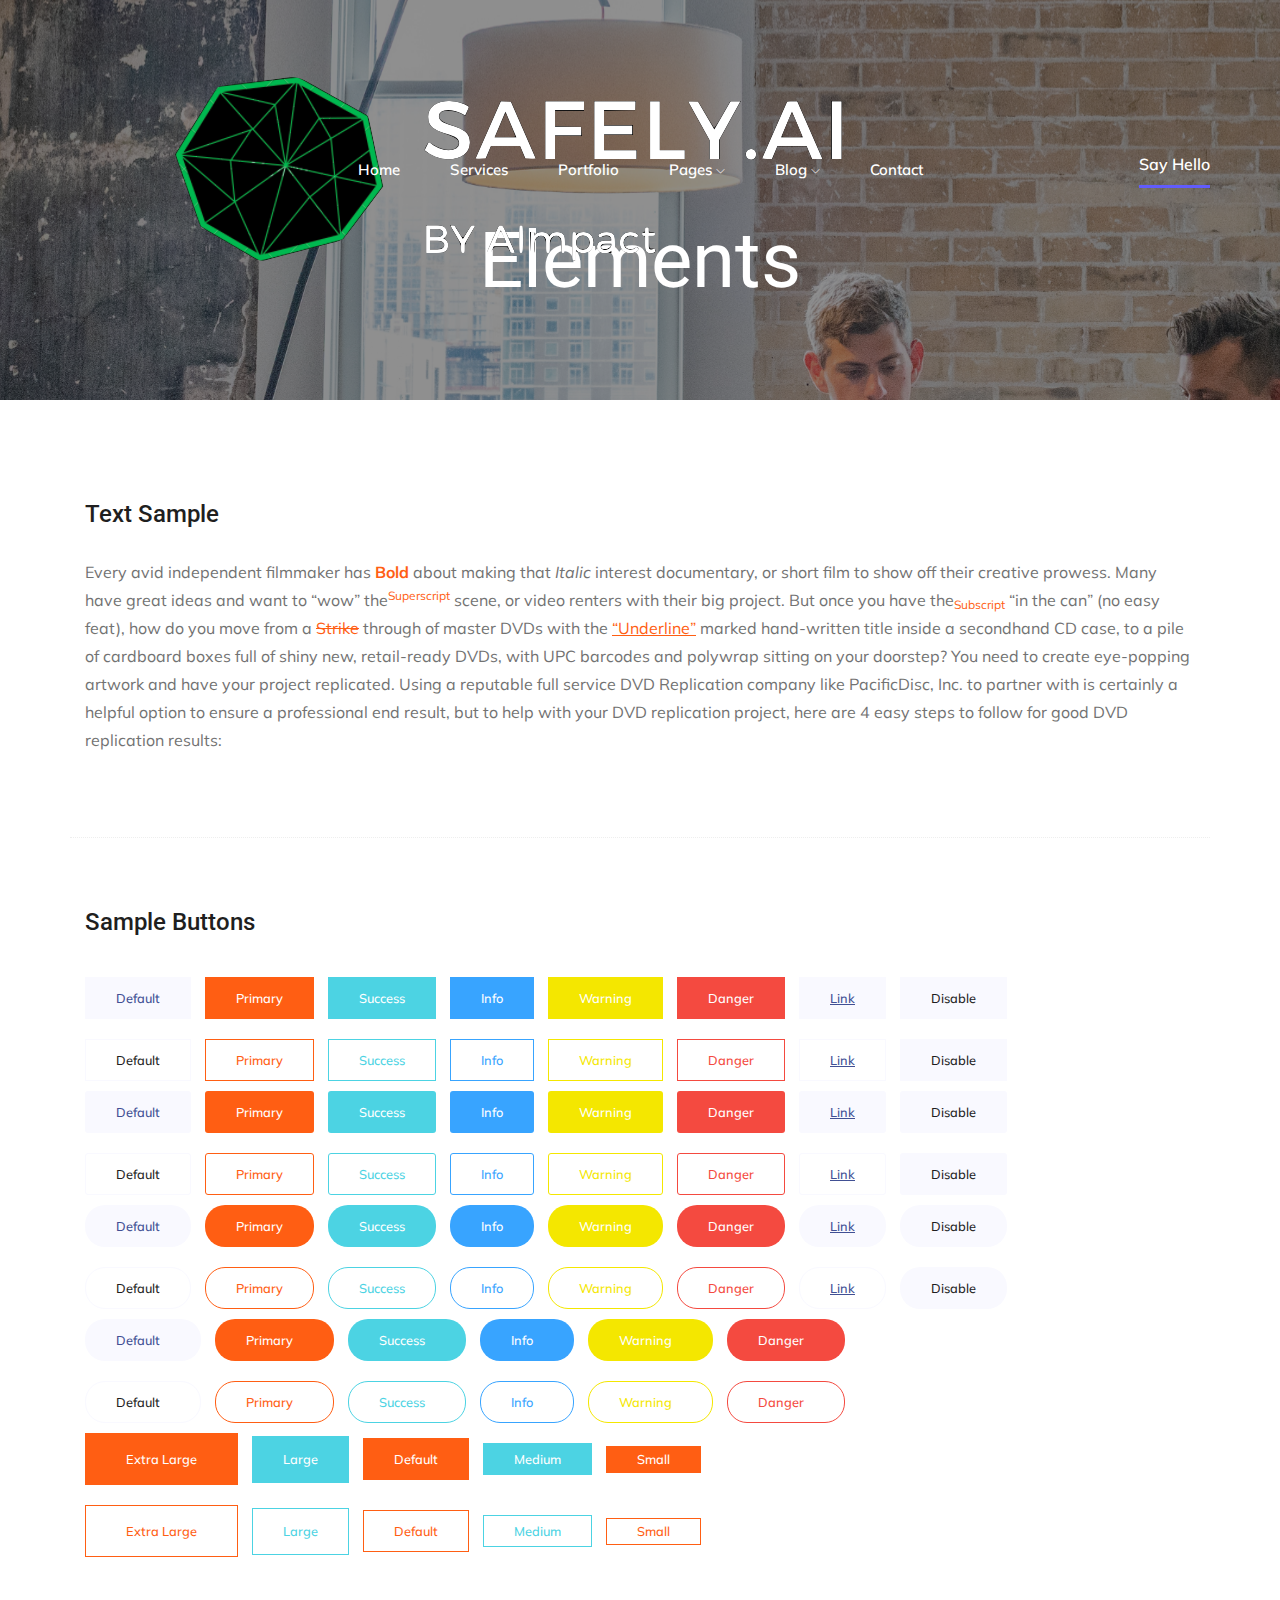
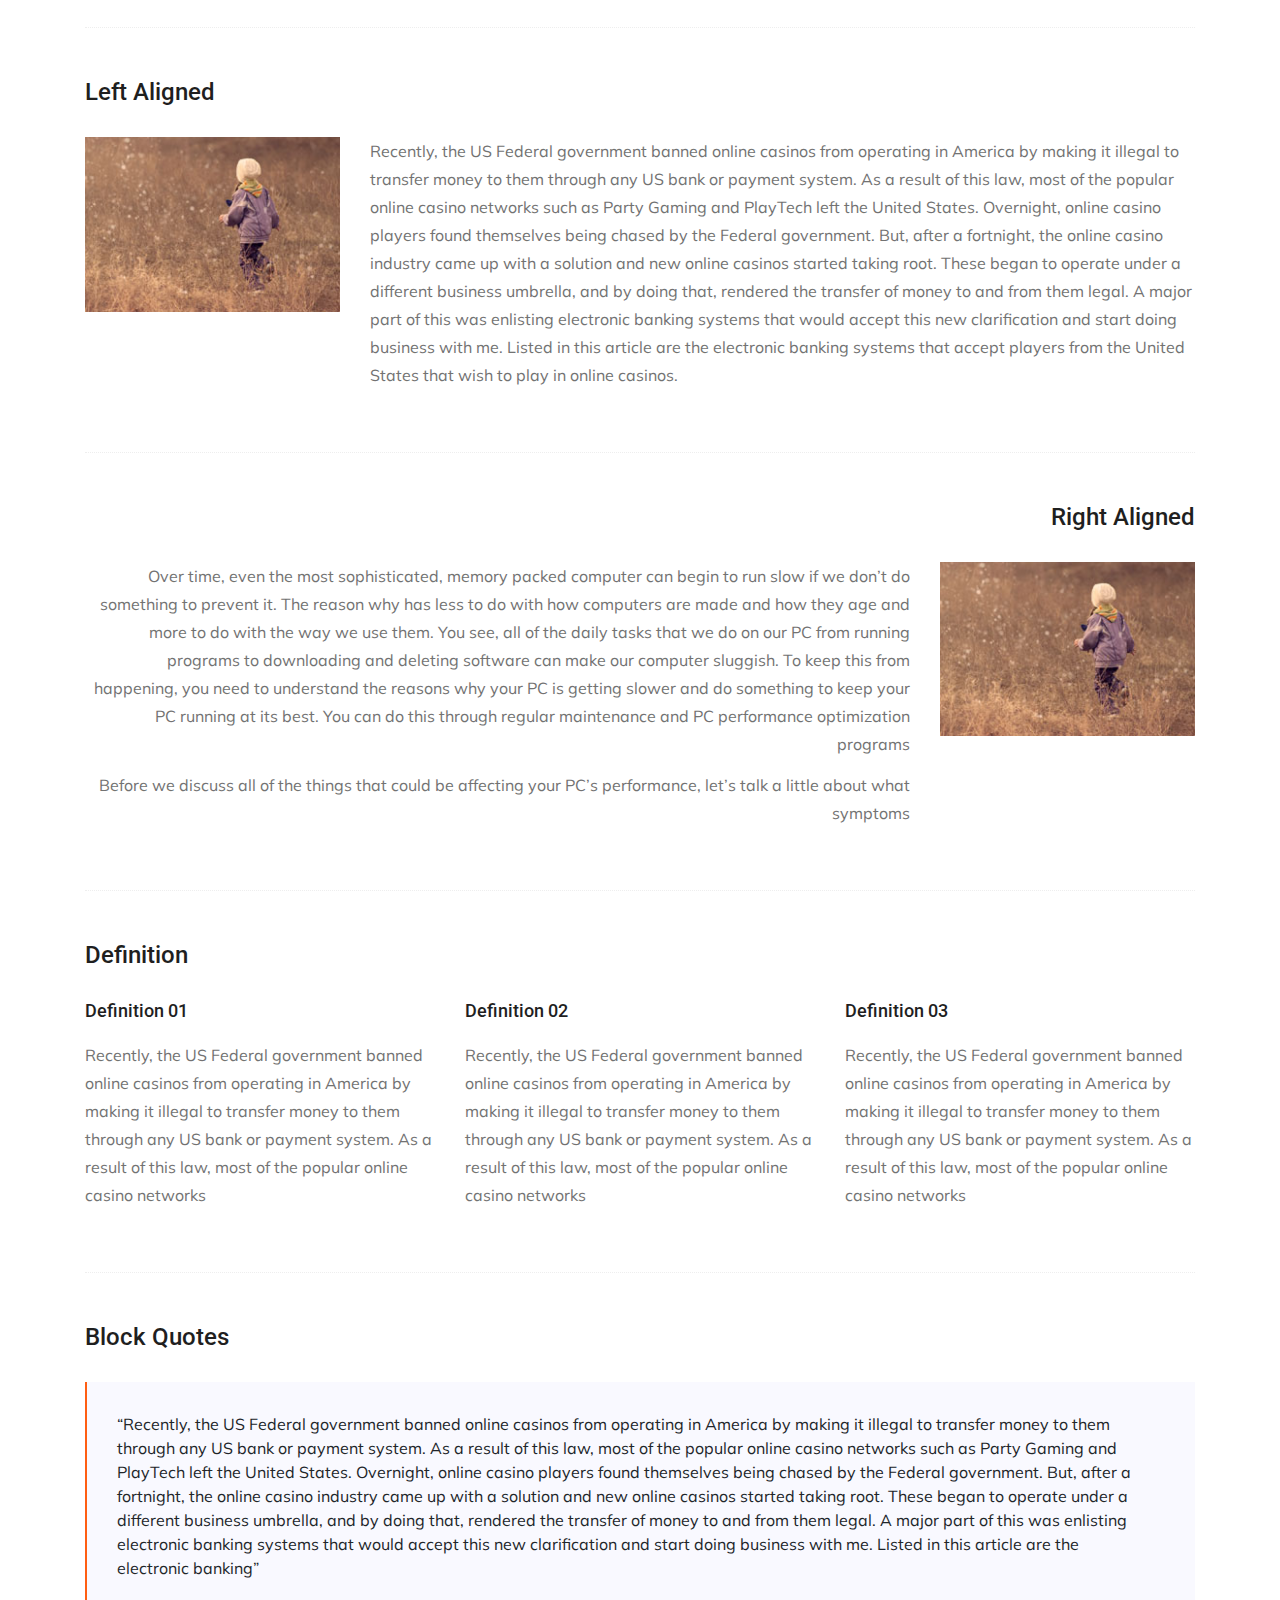
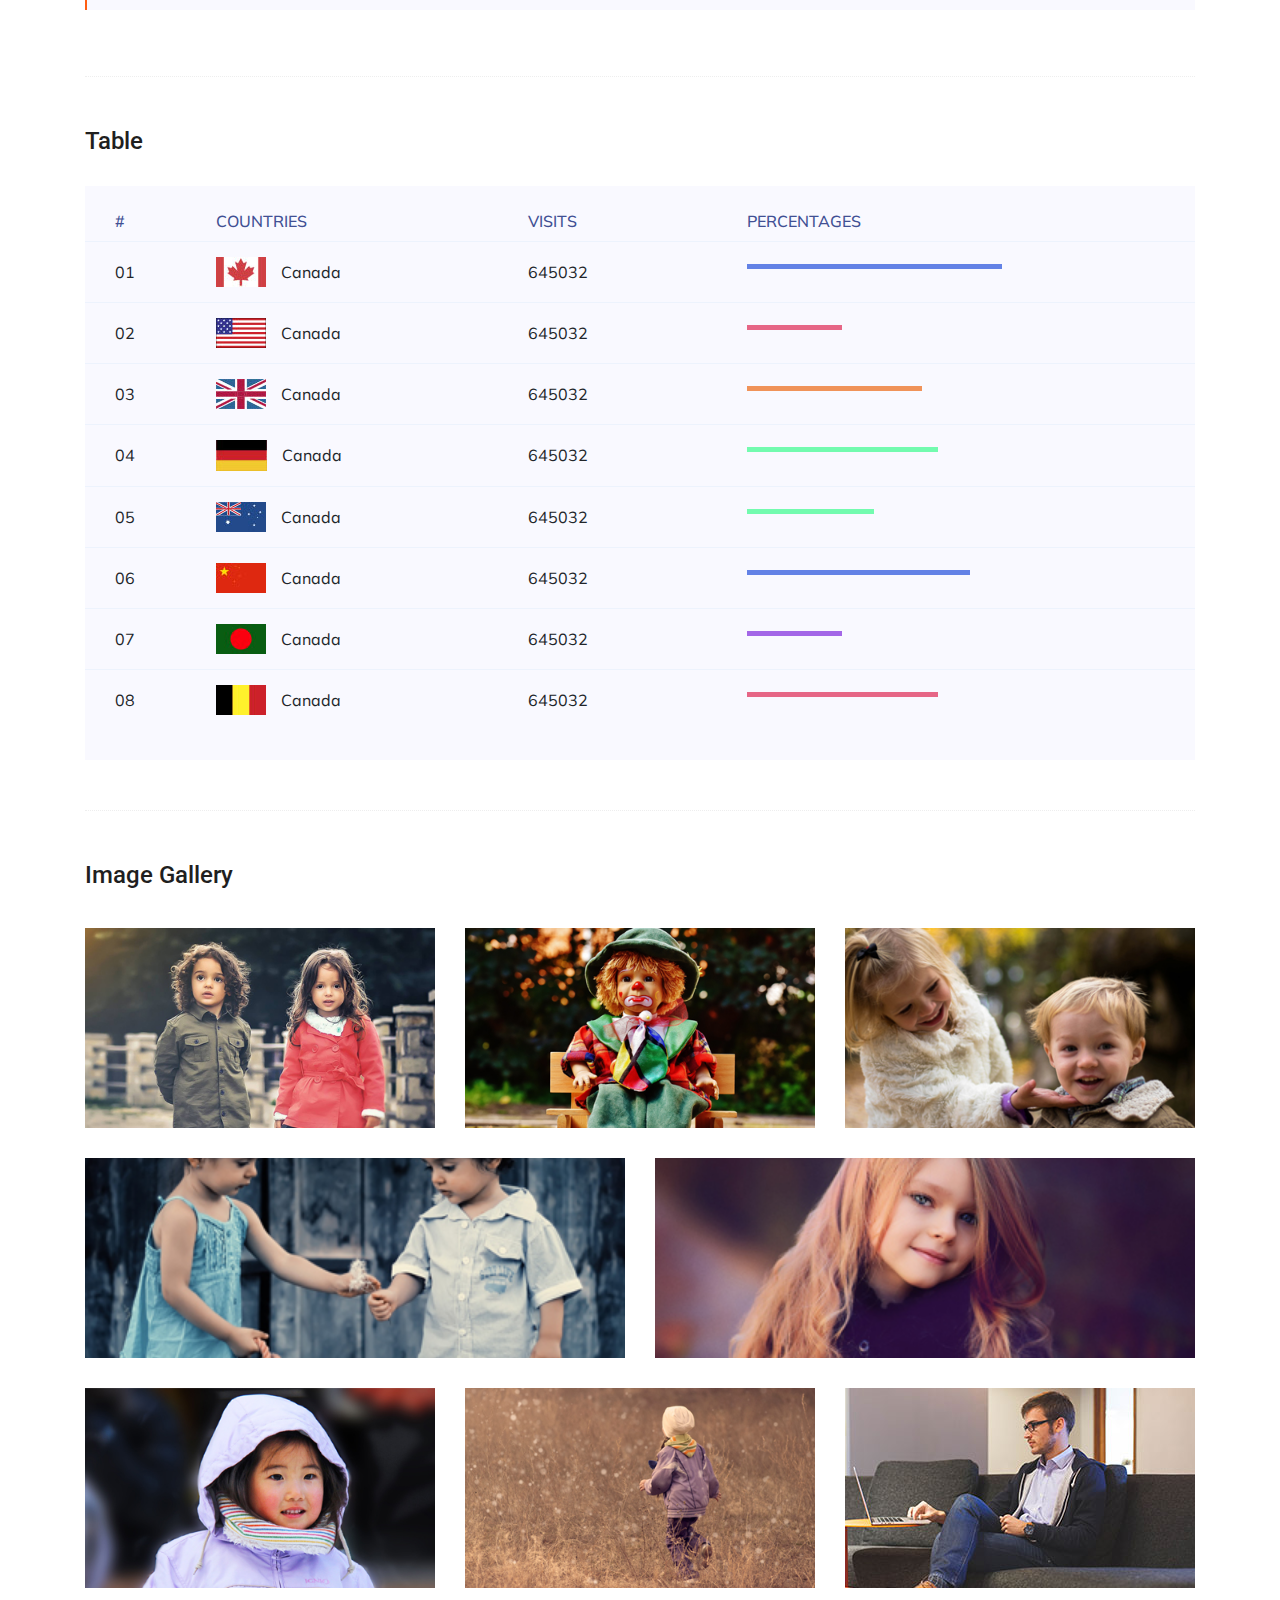
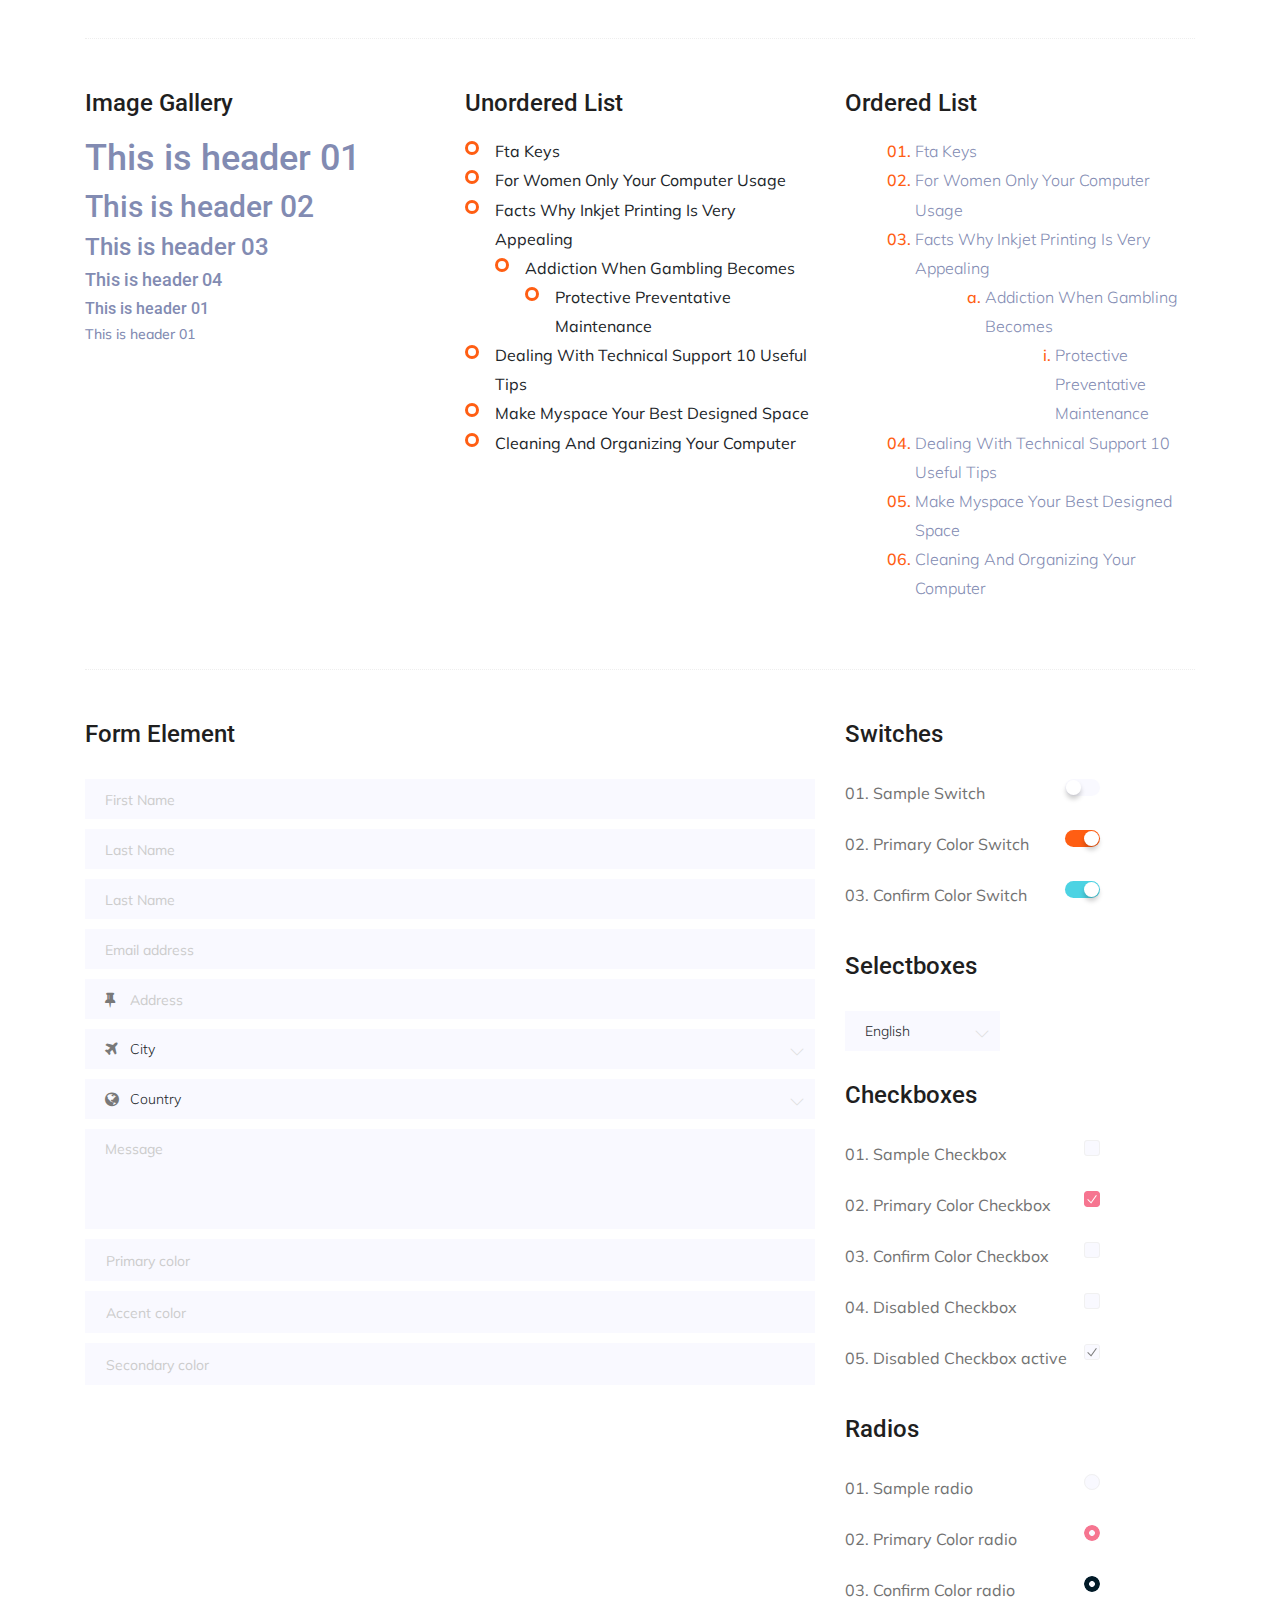
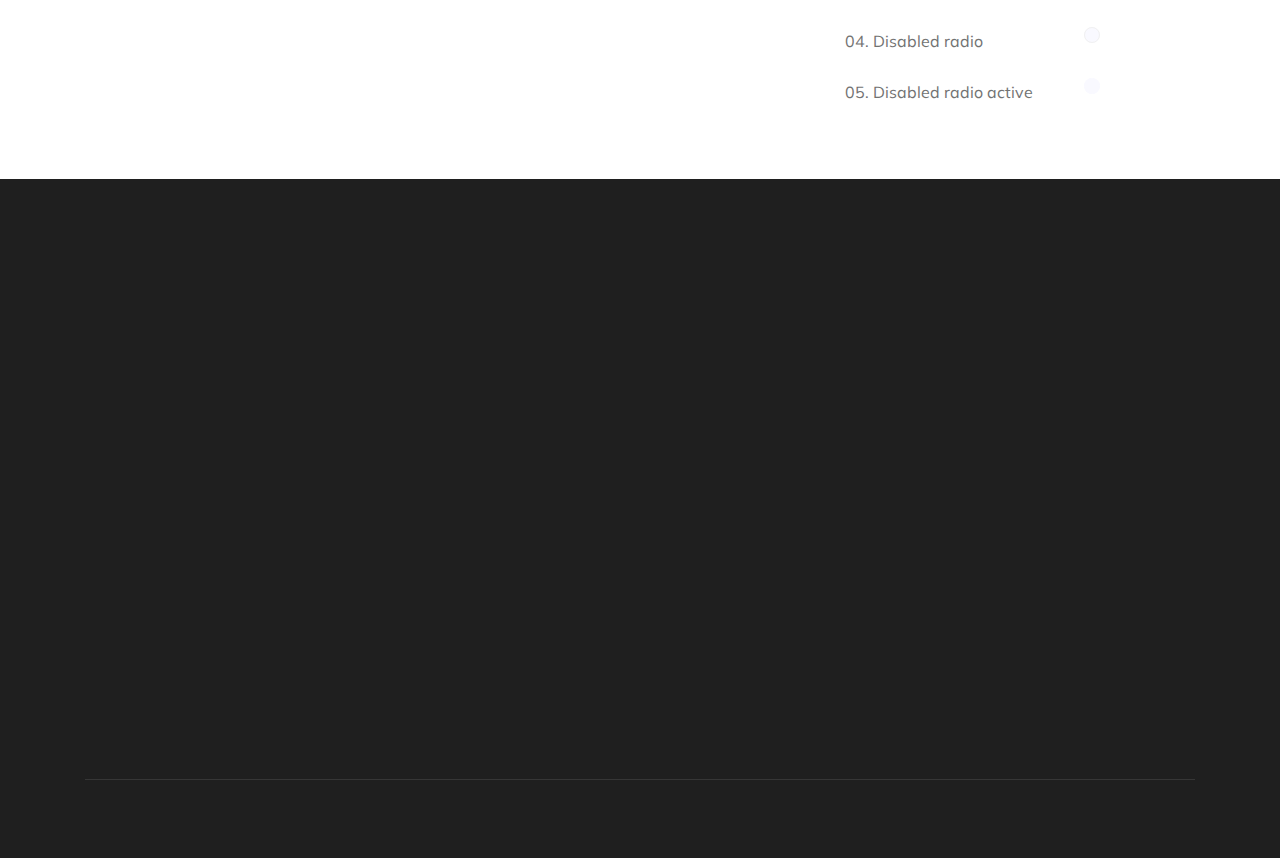
<file: elements.html>
<!doctype html>
<html class="no-js" lang="zxx">

<head>
	<meta charset="utf-8">
	<meta http-equiv="x-ua-compatible" content="ie=edge">
	<title>StartUp</title>
	<meta name="description" content="">
	<meta name="viewport" content="width=device-width, initial-scale=1">

	<!-- <link rel="manifest" href="site.webmanifest"> -->
	<!-- Place favicon.ico in the root directory -->

	<!-- CSS here -->
	<link rel="stylesheet" href="css/bootstrap.min.css">
	<link rel="stylesheet" href="css/owl.carousel.min.css">
	<link rel="stylesheet" href="css/magnific-popup.css">
	<link rel="stylesheet" href="css/font-awesome.min.css">
	<link rel="stylesheet" href="css/themify-icons.css">
	<link rel="stylesheet" href="css/nice-select.css">
	<link rel="stylesheet" href="css/flaticon.css">
	<link rel="stylesheet" href="css/gijgo.css">
	<link rel="stylesheet" href="css/animate.min.css">
	<link rel="stylesheet" href="css/slicknav.css">
	<link rel="stylesheet" href="css/style.css">
	<!-- <link rel="stylesheet" href="css/responsive.css"> -->
</head>

<body>
	<!--[if lte IE 9]>
            <p class="browserupgrade">You are using an <strong>outdated</strong> browser. Please <a href="https://browsehappy.com/">upgrade your browser</a> to improve your experience and security.</p>
        <![endif]-->

    <!-- header-start -->
    <header>
        <div class="header-area ">
            <div id="sticky-header" class="main-header-area">
                <div class="container-fluid p-0">
                    <div class="row align-items-center no-gutters">
                        <div class="col-xl-2 col-lg-2">
                            <div class="logo-img">
                                <a href="index.html">
                                    <img src="img/logo.png" alt="">
                                </a>
                            </div>
                        </div>
                        <div class="col-xl-8 col-lg-8">
                            <div class="main-menu  d-none d-lg-block text-center">
                                <nav>
                                    <ul id="navigation">
                                        <li><a class="active" href="index.html">home</a></li>
                                        <li><a href="service.html">services</a></li>
                                        <li><a href="Portfolio.html">Portfolio</a></li>
                                        <li><a href="#">pages <i class="ti-angle-down"></i></a>
                                            <ul class="submenu">
                                                <li><a href="portfolio_details.html">Portfolio details</a></li>
                                                <li><a href="about.html">about</a></li>
                                                <li><a href="elements.html">elements</a></li>
                                            </ul>
                                        </li>

                                        <li><a href="#">blog <i class="ti-angle-down"></i></a>
                                            <ul class="submenu">
                                                <li><a href="blog.html">blog</a></li>
                                                <li><a href="single-blog.html">single-blog</a></li>
                                            </ul>
                                        </li>
                                        <li><a href="contact.html">Contact</a></li>
                                    </ul>
                                </nav>
                            </div>
                        </div>
                        <div class="col-lg-2 d-none d-lg-block">
                            <div class="log_chat_area d-flex align-items-end">
                                <a href="#" target="_black" class="say_hi">Say Hello</a>
                            </div>
                        </div>
                        <div class="col-12">
                            <div class="mobile_menu d-block d-lg-none"></div>
                        </div>
                    </div>
                </div>
            </div>
        </div>
    </header>
    <!-- header-end -->
	
		<!-- bradcam_area  -->
		<div class="bradcam_area bradcam_bg_1">
			<div class="container">
				<div class="row">
					<div class="col-xl-12">
						<div class="bradcam_text text-center">
							<h3>Elements</h3>
						</div>
					</div>
				</div>
			</div>
		</div>
		<!-- /bradcam_area  -->

	<!-- Start Sample Area -->
	<section class="sample-text-area">
		<div class="container box_1170">
			<h3 class="text-heading">Text Sample</h3>
			<p class="sample-text">
				Every avid independent filmmaker has <b>Bold</b> about making that <i>Italic</i> interest documentary,
				or short
				film to show off their creative prowess. Many have great ideas and want to “wow”
				the<sup>Superscript</sup> scene,
				or video renters with their big project. But once you have the<sub>Subscript</sub> “in the can” (no easy
				feat), how
				do you move from a <del>Strike</del> through of master DVDs with the <u>“Underline”</u> marked
				hand-written title
				inside a secondhand CD case, to a pile of cardboard boxes full of shiny new, retail-ready DVDs, with UPC
				barcodes
				and polywrap sitting on your doorstep? You need to create eye-popping artwork and have your project
				replicated.
				Using a reputable full service DVD Replication company like PacificDisc, Inc. to partner with is
				certainly a
				helpful option to ensure a professional end result, but to help with your DVD replication project, here
				are 4 easy
				steps to follow for good DVD replication results:

			</p>
		</div>
	</section>
	<!-- End Sample Area -->

	<!-- Start Button -->
	<section class="button-area">
		<div class="container box_1170 border-top-generic">
			<h3 class="text-heading">Sample Buttons</h3>
			<div class="button-group-area">
				<a href="#" class="genric-btn default">Default</a>
				<a href="#" class="genric-btn primary">Primary</a>
				<a href="#" class="genric-btn success">Success</a>
				<a href="#" class="genric-btn info">Info</a>
				<a href="#" class="genric-btn warning">Warning</a>
				<a href="#" class="genric-btn danger">Danger</a>
				<a href="#" class="genric-btn link">Link</a>
				<a href="#" class="genric-btn disable">Disable</a>
			</div>
			<div class="button-group-area mt-10">
				<a href="#" class="genric-btn default-border">Default</a>
				<a href="#" class="genric-btn primary-border">Primary</a>
				<a href="#" class="genric-btn success-border">Success</a>
				<a href="#" class="genric-btn info-border">Info</a>
				<a href="#" class="genric-btn warning-border">Warning</a>
				<a href="#" class="genric-btn danger-border">Danger</a>
				<a href="#" class="genric-btn link-border">Link</a>
				<a href="#" class="genric-btn disable">Disable</a>
			</div>
			<div class="button-group-area mt-40">
				<a href="#" class="genric-btn default radius">Default</a>
				<a href="#" class="genric-btn primary radius">Primary</a>
				<a href="#" class="genric-btn success radius">Success</a>
				<a href="#" class="genric-btn info radius">Info</a>
				<a href="#" class="genric-btn warning radius">Warning</a>
				<a href="#" class="genric-btn danger radius">Danger</a>
				<a href="#" class="genric-btn link radius">Link</a>
				<a href="#" class="genric-btn disable radius">Disable</a>
			</div>
			<div class="button-group-area mt-10">
				<a href="#" class="genric-btn default-border radius">Default</a>
				<a href="#" class="genric-btn primary-border radius">Primary</a>
				<a href="#" class="genric-btn success-border radius">Success</a>
				<a href="#" class="genric-btn info-border radius">Info</a>
				<a href="#" class="genric-btn warning-border radius">Warning</a>
				<a href="#" class="genric-btn danger-border radius">Danger</a>
				<a href="#" class="genric-btn link-border radius">Link</a>
				<a href="#" class="genric-btn disable radius">Disable</a>
			</div>
			<div class="button-group-area mt-40">
				<a href="#" class="genric-btn default circle">Default</a>
				<a href="#" class="genric-btn primary circle">Primary</a>
				<a href="#" class="genric-btn success circle">Success</a>
				<a href="#" class="genric-btn info circle">Info</a>
				<a href="#" class="genric-btn warning circle">Warning</a>
				<a href="#" class="genric-btn danger circle">Danger</a>
				<a href="#" class="genric-btn link circle">Link</a>
				<a href="#" class="genric-btn disable circle">Disable</a>
			</div>
			<div class="button-group-area mt-10">
				<a href="#" class="genric-btn default-border circle">Default</a>
				<a href="#" class="genric-btn primary-border circle">Primary</a>
				<a href="#" class="genric-btn success-border circle">Success</a>
				<a href="#" class="genric-btn info-border circle">Info</a>
				<a href="#" class="genric-btn warning-border circle">Warning</a>
				<a href="#" class="genric-btn danger-border circle">Danger</a>
				<a href="#" class="genric-btn link-border circle">Link</a>
				<a href="#" class="genric-btn disable circle">Disable</a>
			</div>
			<div class="button-group-area mt-40">
				<a href="#" class="genric-btn default circle arrow">Default<span class="lnr lnr-arrow-right"></span></a>
				<a href="#" class="genric-btn primary circle arrow">Primary<span class="lnr lnr-arrow-right"></span></a>
				<a href="#" class="genric-btn success circle arrow">Success<span class="lnr lnr-arrow-right"></span></a>
				<a href="#" class="genric-btn info circle arrow">Info<span class="lnr lnr-arrow-right"></span></a>
				<a href="#" class="genric-btn warning circle arrow">Warning<span class="lnr lnr-arrow-right"></span></a>
				<a href="#" class="genric-btn danger circle arrow">Danger<span class="lnr lnr-arrow-right"></span></a>
			</div>
			<div class="button-group-area mt-10">
				<a href="#" class="genric-btn default-border circle arrow">Default<span
						class="lnr lnr-arrow-right"></span></a>
				<a href="#" class="genric-btn primary-border circle arrow">Primary<span
						class="lnr lnr-arrow-right"></span></a>
				<a href="#" class="genric-btn success-border circle arrow">Success<span
						class="lnr lnr-arrow-right"></span></a>
				<a href="#" class="genric-btn info-border circle arrow">Info<span
						class="lnr lnr-arrow-right"></span></a>
				<a href="#" class="genric-btn warning-border circle arrow">Warning<span
						class="lnr lnr-arrow-right"></span></a>
				<a href="#" class="genric-btn danger-border circle arrow">Danger<span
						class="lnr lnr-arrow-right"></span></a>
			</div>
			<div class="button-group-area mt-40">
				<a href="#" class="genric-btn primary e-large">Extra Large</a>
				<a href="#" class="genric-btn success large">Large</a>
				<a href="#" class="genric-btn primary">Default</a>
				<a href="#" class="genric-btn success medium">Medium</a>
				<a href="#" class="genric-btn primary small">Small</a>
			</div>
			<div class="button-group-area mt-10">
				<a href="#" class="genric-btn primary-border e-large">Extra Large</a>
				<a href="#" class="genric-btn success-border large">Large</a>
				<a href="#" class="genric-btn primary-border">Default</a>
				<a href="#" class="genric-btn success-border medium">Medium</a>
				<a href="#" class="genric-btn primary-border small">Small</a>
			</div>
		</div>
	</section>
	<!-- End Button -->

	<!-- Start Align Area -->
	<div class="whole-wrap">
		<div class="container box_1170">
			<div class="section-top-border">
				<h3 class="mb-30">Left Aligned</h3>
				<div class="row">
					<div class="col-md-3">
						<img src="img/elements/d.jpg" alt="" class="img-fluid">
					</div>
					<div class="col-md-9 mt-sm-20">
						<p>Recently, the US Federal government banned online casinos from operating in America by making
							it illegal to
							transfer money to them through any US bank or payment system. As a result of this law, most
							of the popular
							online casino networks such as Party Gaming and PlayTech left the United States. Overnight,
							online casino
							players found themselves being chased by the Federal government. But, after a fortnight, the
							online casino
							industry came up with a solution and new online casinos started taking root. These began to
							operate under a
							different business umbrella, and by doing that, rendered the transfer of money to and from
							them legal. A major
							part of this was enlisting electronic banking systems that would accept this new
							clarification and start doing
							business with me. Listed in this article are the electronic banking systems that accept
							players from the United
							States that wish to play in online casinos.</p>
					</div>
				</div>
			</div>
			<div class="section-top-border text-right">
				<h3 class="mb-30">Right Aligned</h3>
				<div class="row">
					<div class="col-md-9">
						<p class="text-right">Over time, even the most sophisticated, memory packed computer can begin
							to run slow if we
							don’t do something to prevent it. The reason why has less to do with how computers are made
							and how they age and
							more to do with the way we use them. You see, all of the daily tasks that we do on our PC
							from running programs
							to downloading and deleting software can make our computer sluggish. To keep this from
							happening, you need to
							understand the reasons why your PC is getting slower and do something to keep your PC
							running at its best. You
							can do this through regular maintenance and PC performance optimization programs</p>
						<p class="text-right">Before we discuss all of the things that could be affecting your PC’s
							performance, let’s
							talk a little about what symptoms</p>
					</div>
					<div class="col-md-3">
						<img src="img/elements/d.jpg" alt="" class="img-fluid">
					</div>
				</div>
			</div>
			<div class="section-top-border">
				<h3 class="mb-30">Definition</h3>
				<div class="row">
					<div class="col-md-4">
						<div class="single-defination">
							<h4 class="mb-20">Definition 01</h4>
							<p>Recently, the US Federal government banned online casinos from operating in America by
								making it illegal to
								transfer money to them through any US bank or payment system. As a result of this law,
								most of the popular
								online casino networks</p>
						</div>
					</div>
					<div class="col-md-4">
						<div class="single-defination">
							<h4 class="mb-20">Definition 02</h4>
							<p>Recently, the US Federal government banned online casinos from operating in America by
								making it illegal to
								transfer money to them through any US bank or payment system. As a result of this law,
								most of the popular
								online casino networks</p>
						</div>
					</div>
					<div class="col-md-4">
						<div class="single-defination">
							<h4 class="mb-20">Definition 03</h4>
							<p>Recently, the US Federal government banned online casinos from operating in America by
								making it illegal to
								transfer money to them through any US bank or payment system. As a result of this law,
								most of the popular
								online casino networks</p>
						</div>
					</div>
				</div>
			</div>
			<div class="section-top-border">
				<h3 class="mb-30">Block Quotes</h3>
				<div class="row">
					<div class="col-lg-12">
						<blockquote class="generic-blockquote">
							“Recently, the US Federal government banned online casinos from operating in America by
							making it illegal to
							transfer money to them through any US bank or payment system. As a result of this law, most
							of the popular
							online casino networks such as Party Gaming and PlayTech left the United States. Overnight,
							online casino
							players found themselves being chased by the Federal government. But, after a fortnight, the
							online casino
							industry came up with a solution and new online casinos started taking root. These began to
							operate under a
							different business umbrella, and by doing that, rendered the transfer of money to and from
							them legal. A major
							part of this was enlisting electronic banking systems that would accept this new
							clarification and start doing
							business with me. Listed in this article are the electronic banking”
						</blockquote>
					</div>
				</div>
			</div>
			<div class="section-top-border">
				<h3 class="mb-30">Table</h3>
				<div class="progress-table-wrap">
					<div class="progress-table">
						<div class="table-head">
							<div class="serial">#</div>
							<div class="country">Countries</div>
							<div class="visit">Visits</div>
							<div class="percentage">Percentages</div>
						</div>
						<div class="table-row">
							<div class="serial">01</div>
							<div class="country"> <img src="img/elements/f1.jpg" alt="flag">Canada</div>
							<div class="visit">645032</div>
							<div class="percentage">
								<div class="progress">
									<div class="progress-bar color-1" role="progressbar" style="width: 80%"
										aria-valuenow="80" aria-valuemin="0" aria-valuemax="100"></div>
								</div>
							</div>
						</div>
						<div class="table-row">
							<div class="serial">02</div>
							<div class="country"> <img src="img/elements/f2.jpg" alt="flag">Canada</div>
							<div class="visit">645032</div>
							<div class="percentage">
								<div class="progress">
									<div class="progress-bar color-2" role="progressbar" style="width: 30%"
										aria-valuenow="30" aria-valuemin="0" aria-valuemax="100"></div>
								</div>
							</div>
						</div>
						<div class="table-row">
							<div class="serial">03</div>
							<div class="country"> <img src="img/elements/f3.jpg" alt="flag">Canada</div>
							<div class="visit">645032</div>
							<div class="percentage">
								<div class="progress">
									<div class="progress-bar color-3" role="progressbar" style="width: 55%"
										aria-valuenow="55" aria-valuemin="0" aria-valuemax="100"></div>
								</div>
							</div>
						</div>
						<div class="table-row">
							<div class="serial">04</div>
							<div class="country"> <img src="img/elements/f4.jpg" alt="flag">Canada</div>
							<div class="visit">645032</div>
							<div class="percentage">
								<div class="progress">
									<div class="progress-bar color-4" role="progressbar" style="width: 60%"
										aria-valuenow="60" aria-valuemin="0" aria-valuemax="100"></div>
								</div>
							</div>
						</div>
						<div class="table-row">
							<div class="serial">05</div>
							<div class="country"> <img src="img/elements/f5.jpg" alt="flag">Canada</div>
							<div class="visit">645032</div>
							<div class="percentage">
								<div class="progress">
									<div class="progress-bar color-5" role="progressbar" style="width: 40%"
										aria-valuenow="40" aria-valuemin="0" aria-valuemax="100"></div>
								</div>
							</div>
						</div>
						<div class="table-row">
							<div class="serial">06</div>
							<div class="country"> <img src="img/elements/f6.jpg" alt="flag">Canada</div>
							<div class="visit">645032</div>
							<div class="percentage">
								<div class="progress">
									<div class="progress-bar color-6" role="progressbar" style="width: 70%"
										aria-valuenow="70" aria-valuemin="0" aria-valuemax="100"></div>
								</div>
							</div>
						</div>
						<div class="table-row">
							<div class="serial">07</div>
							<div class="country"> <img src="img/elements/f7.jpg" alt="flag">Canada</div>
							<div class="visit">645032</div>
							<div class="percentage">
								<div class="progress">
									<div class="progress-bar color-7" role="progressbar" style="width: 30%"
										aria-valuenow="30" aria-valuemin="0" aria-valuemax="100"></div>
								</div>
							</div>
						</div>
						<div class="table-row">
							<div class="serial">08</div>
							<div class="country"> <img src="img/elements/f8.jpg" alt="flag">Canada</div>
							<div class="visit">645032</div>
							<div class="percentage">
								<div class="progress">
									<div class="progress-bar color-8" role="progressbar" style="width: 60%"
										aria-valuenow="60" aria-valuemin="0" aria-valuemax="100"></div>
								</div>
							</div>
						</div>
					</div>
				</div>
			</div>
			<div class="section-top-border">
				<h3>Image Gallery</h3>
				<div class="row gallery-item">
					<div class="col-md-4">
						<a href="img/elements/g1.jpg" class="img-pop-up">
							<div class="single-gallery-image" style="background: url(img/elements/g1.jpg);"></div>
						</a>
					</div>
					<div class="col-md-4">
						<a href="img/elements/g2.jpg" class="img-pop-up">
							<div class="single-gallery-image" style="background: url(img/elements/g2.jpg);"></div>
						</a>
					</div>
					<div class="col-md-4">
						<a href="img/elements/g3.jpg" class="img-pop-up">
							<div class="single-gallery-image" style="background: url(img/elements/g3.jpg);"></div>
						</a>
					</div>
					<div class="col-md-6">
						<a href="img/elements/g4.jpg" class="img-pop-up">
							<div class="single-gallery-image" style="background: url(img/elements/g4.jpg);"></div>
						</a>
					</div>
					<div class="col-md-6">
						<a href="img/elements/g5.jpg" class="img-pop-up">
							<div class="single-gallery-image" style="background: url(img/elements/g5.jpg);"></div>
						</a>
					</div>
					<div class="col-md-4">
						<a href="img/elements/g6.jpg" class="img-pop-up">
							<div class="single-gallery-image" style="background: url(img/elements/g6.jpg);"></div>
						</a>
					</div>
					<div class="col-md-4">
						<a href="img/elements/g7.jpg" class="img-pop-up">
							<div class="single-gallery-image" style="background: url(img/elements/g7.jpg);"></div>
						</a>
					</div>
					<div class="col-md-4">
						<a href="img/elements/g8.jpg" class="img-pop-up">
							<div class="single-gallery-image" style="background: url(img/elements/g8.jpg);"></div>
						</a>
					</div>
				</div>
			</div>
			<div class="section-top-border">
				<div class="row">
					<div class="col-md-4">
						<h3 class="mb-20">Image Gallery</h3>
						<div class="typography">
							<h1>This is header 01</h1>
							<h2>This is header 02</h2>
							<h3>This is header 03</h3>
							<h4>This is header 04</h4>
							<h5>This is header 01</h5>
							<h6>This is header 01</h6>
						</div>
					</div>
					<div class="col-md-4 mt-sm-30">
						<h3 class="mb-20">Unordered List</h3>
						<div class="">
							<ul class="unordered-list">
								<li>Fta Keys</li>
								<li>For Women Only Your Computer Usage</li>
								<li>Facts Why Inkjet Printing Is Very Appealing
									<ul>
										<li>Addiction When Gambling Becomes
											<ul>
												<li>Protective Preventative Maintenance</li>
											</ul>
										</li>
									</ul>
								</li>
								<li>Dealing With Technical Support 10 Useful Tips</li>
								<li>Make Myspace Your Best Designed Space</li>
								<li>Cleaning And Organizing Your Computer</li>
							</ul>
						</div>
					</div>
					<div class="col-md-4 mt-sm-30">
						<h3 class="mb-20">Ordered List</h3>
						<div class="">
							<ol class="ordered-list">
								<li><span>Fta Keys</span></li>
								<li><span>For Women Only Your Computer Usage</span></li>
								<li><span>Facts Why Inkjet Printing Is Very Appealing</span>
									<ol class="ordered-list-alpha">
										<li><span>Addiction When Gambling Becomes</span>
											<ol class="ordered-list-roman">
												<li><span>Protective Preventative Maintenance</span></li>
											</ol>
										</li>
									</ol>
								</li>
								<li><span>Dealing With Technical Support 10 Useful Tips</span></li>
								<li><span>Make Myspace Your Best Designed Space</span></li>
								<li><span>Cleaning And Organizing Your Computer</span></li>
							</ol>
						</div>
					</div>
				</div>
			</div>
			<div class="section-top-border">
				<div class="row">
					<div class="col-lg-8 col-md-8">
						<h3 class="mb-30">Form Element</h3>
						<form action="#">
							<div class="mt-10">
								<input type="text" name="first_name" placeholder="First Name"
									onfocus="this.placeholder = ''" onblur="this.placeholder = 'First Name'" required
									class="single-input">
							</div>
							<div class="mt-10">
								<input type="text" name="last_name" placeholder="Last Name"
									onfocus="this.placeholder = ''" onblur="this.placeholder = 'Last Name'" required
									class="single-input">
							</div>
							<div class="mt-10">
								<input type="text" name="last_name" placeholder="Last Name"
									onfocus="this.placeholder = ''" onblur="this.placeholder = 'Last Name'" required
									class="single-input">
							</div>
							<div class="mt-10">
								<input type="email" name="EMAIL" placeholder="Email address"
									onfocus="this.placeholder = ''" onblur="this.placeholder = 'Email address'" required
									class="single-input">
							</div>
							<div class="input-group-icon mt-10">
								<div class="icon"><i class="fa fa-thumb-tack" aria-hidden="true"></i></div>
								<input type="text" name="address" placeholder="Address" onfocus="this.placeholder = ''"
									onblur="this.placeholder = 'Address'" required class="single-input">
							</div>
							<div class="input-group-icon mt-10">
								<div class="icon"><i class="fa fa-plane" aria-hidden="true"></i></div>
								<div class="form-select" id="default-select"">
											<select>
												<option value=" 1">City</option>
									<option value="1">Dhaka</option>
									<option value="1">Dilli</option>
									<option value="1">Newyork</option>
									<option value="1">Islamabad</option>
									</select>
								</div>
							</div>
							<div class="input-group-icon mt-10">
								<div class="icon"><i class="fa fa-globe" aria-hidden="true"></i></div>
								<div class="form-select" id="default-select"">
											<select>
												<option value=" 1">Country</option>
									<option value="1">Bangladesh</option>
									<option value="1">India</option>
									<option value="1">England</option>
									<option value="1">Srilanka</option>
									</select>
								</div>
							</div>

							<div class="mt-10">
								<textarea class="single-textarea" placeholder="Message" onfocus="this.placeholder = ''"
									onblur="this.placeholder = 'Message'" required></textarea>
							</div>
							<!-- For Gradient Border Use -->
							<!-- <div class="mt-10">
										<div class="primary-input">
											<input id="primary-input" type="text" name="first_name" placeholder="Primary color" onfocus="this.placeholder = ''" onblur="this.placeholder = 'Primary color'">
											<label for="primary-input"></label>
										</div>
									</div> -->
							<div class="mt-10">
								<input type="text" name="first_name" placeholder="Primary color"
									onfocus="this.placeholder = ''" onblur="this.placeholder = 'Primary color'" required
									class="single-input-primary">
							</div>
							<div class="mt-10">
								<input type="text" name="first_name" placeholder="Accent color"
									onfocus="this.placeholder = ''" onblur="this.placeholder = 'Accent color'" required
									class="single-input-accent">
							</div>
							<div class="mt-10">
								<input type="text" name="first_name" placeholder="Secondary color"
									onfocus="this.placeholder = ''" onblur="this.placeholder = 'Secondary color'"
									required class="single-input-secondary">
							</div>
						</form>
					</div>
					<div class="col-lg-3 col-md-4 mt-sm-30">
						<div class="single-element-widget">
							<h3 class="mb-30">Switches</h3>
							<div class="switch-wrap d-flex justify-content-between">
								<p>01. Sample Switch</p>
								<div class="primary-switch">
									<input type="checkbox" id="default-switch">
									<label for="default-switch"></label>
								</div>
							</div>
							<div class="switch-wrap d-flex justify-content-between">
								<p>02. Primary Color Switch</p>
								<div class="primary-switch">
									<input type="checkbox" id="primary-switch" checked>
									<label for="primary-switch"></label>
								</div>
							</div>
							<div class="switch-wrap d-flex justify-content-between">
								<p>03. Confirm Color Switch</p>
								<div class="confirm-switch">
									<input type="checkbox" id="confirm-switch" checked>
									<label for="confirm-switch"></label>
								</div>
							</div>
						</div>
						<div class="single-element-widget mt-30">
							<h3 class="mb-30">Selectboxes</h3>
							<div class="default-select" id="default-select"">
										<select>
											<option value=" 1">English</option>
								<option value="1">Spanish</option>
								<option value="1">Arabic</option>
								<option value="1">Portuguise</option>
								<option value="1">Bengali</option>
								</select>
							</div>
						</div>
						<div class="single-element-widget mt-30">
							<h3 class="mb-30">Checkboxes</h3>
							<div class="switch-wrap d-flex justify-content-between">
								<p>01. Sample Checkbox</p>
								<div class="primary-checkbox">
									<input type="checkbox" id="default-checkbox">
									<label for="default-checkbox"></label>
								</div>
							</div>
							<div class="switch-wrap d-flex justify-content-between">
								<p>02. Primary Color Checkbox</p>
								<div class="primary-checkbox">
									<input type="checkbox" id="primary-checkbox" checked>
									<label for="primary-checkbox"></label>
								</div>
							</div>
							<div class="switch-wrap d-flex justify-content-between">
								<p>03. Confirm Color Checkbox</p>
								<div class="confirm-checkbox">
									<input type="checkbox" id="confirm-checkbox">
									<label for="confirm-checkbox"></label>
								</div>
							</div>
							<div class="switch-wrap d-flex justify-content-between">
								<p>04. Disabled Checkbox</p>
								<div class="disabled-checkbox">
									<input type="checkbox" id="disabled-checkbox" disabled>
									<label for="disabled-checkbox"></label>
								</div>
							</div>
							<div class="switch-wrap d-flex justify-content-between">
								<p>05. Disabled Checkbox active</p>
								<div class="disabled-checkbox">
									<input type="checkbox" id="disabled-checkbox-active" checked disabled>
									<label for="disabled-checkbox-active"></label>
								</div>
							</div>
						</div>
						<div class="single-element-widget mt-30">
							<h3 class="mb-30">Radios</h3>
							<div class="switch-wrap d-flex justify-content-between">
								<p>01. Sample radio</p>
								<div class="primary-radio">
									<input type="checkbox" id="default-radio">
									<label for="default-radio"></label>
								</div>
							</div>
							<div class="switch-wrap d-flex justify-content-between">
								<p>02. Primary Color radio</p>
								<div class="primary-radio">
									<input type="checkbox" id="primary-radio" checked>
									<label for="primary-radio"></label>
								</div>
							</div>
							<div class="switch-wrap d-flex justify-content-between">
								<p>03. Confirm Color radio</p>
								<div class="confirm-radio">
									<input type="checkbox" id="confirm-radio" checked>
									<label for="confirm-radio"></label>
								</div>
							</div>
							<div class="switch-wrap d-flex justify-content-between">
								<p>04. Disabled radio</p>
								<div class="disabled-radio">
									<input type="checkbox" id="disabled-radio" disabled>
									<label for="disabled-radio"></label>
								</div>
							</div>
							<div class="switch-wrap d-flex justify-content-between">
								<p>05. Disabled radio active</p>
								<div class="disabled-radio">
									<input type="checkbox" id="disabled-radio-active" checked disabled>
									<label for="disabled-radio-active"></label>
								</div>
							</div>
						</div>
					</div>
				</div>
			</div>
		</div>
	</div>
	<!-- End Align Area -->

    <!-- footer start -->
    <footer class="footer">
        <div class="footer_top">
            <div class="container">
                <div class="row align-items-center">
                    <div class="col-lg-2 col-md-3">
                        <div class="footer_logo wow fadeInRight" data-wow-duration="1s" data-wow-delay=".3s">
                            <a href="index.html">
                                <img src="img/logo.png" alt="">
                            </a>
                        </div>
                    </div>
                    <div class="col-xl-7 col-lg-7 col-md-9">
                        <div class="menu_links">
                            <ul>
                                <li><a class="wow fadeInDown" data-wow-duration="1s" data-wow-delay=".2s" href="#">About</a class="wow fadeInUp" data-wow-duration="1s" data-wow-delay=".3s"></li>
                                <li><a class="wow fadeInDown" data-wow-duration="1s" data-wow-delay=".4s" href="#">Services</a></li>
                                <li><a class="wow fadeInDown" data-wow-duration="1s" data-wow-delay=".6s" href="#">Portfolio</a></li>
                                <li><a class="wow fadeInDown" data-wow-duration="1s" data-wow-delay=".8s" href="#">Pages</a></li>
                                <li><a class="wow fadeInDown" data-wow-duration="1s" data-wow-delay="1s" href="#">Blog</a></li>
                                <li><a class="wow fadeInDown" data-wow-duration="1s" data-wow-delay="1.1s" href="#">Contact</a></li>
                            </ul>
                        </div>
                    </div>
                    <div class="col-lg-3 col-md-12">
                        <div class="socail_links">
                            <ul>
                                <li><a class="wow fadeInUp" data-wow-duration="1s" data-wow-delay=".3s" href="#"> <i class="fa fa-facebook"></i> </a></li>
                                <li><a class="wow fadeInUp" data-wow-duration="1s" data-wow-delay=".4s" href="#"> <i class="fa fa-twitter"></i> </a></li>
                                <li><a class="wow fadeInUp" data-wow-duration="1s" data-wow-delay=".5s" href="#"> <i class="fa fa-instagram"></i> </a></li>
                                <li><a class="wow fadeInUp" data-wow-duration="1s" data-wow-delay=".6s" href="#"> <i class="fa fa-google-plus"></i> </a></li>
                            </ul>
                        </div>
                    </div>
                </div>
            </div>
        </div>
        <div class="copy-right_text">
            <div class="container">
                <div class="footer_border"></div>
                <div class="row">
                    <div class="col-xl-12">
                        <p class="copy_right text-center wow fadeInUp" data-wow-duration="1s" data-wow-delay="1.3s">
                            <!-- Link back to Colorlib can't be removed. Template is licensed under CC BY 3.0. -->
Copyright &copy;<script>document.write(new Date().getFullYear());</script> All rights reserved | This template is made with <i class="fa fa-heart-o" aria-hidden="true"></i> by <a href="https://colorlib.com" target="_blank">Colorlib</a>
<!-- Link back to Colorlib can't be removed. Template is licensed under CC BY 3.0. -->
                        </p>
                    </div>
                </div>
            </div>
        </div>
    </footer>
    <!--/ footer end  -->

	<!-- JS here -->
	<script src="js/vendor/modernizr-3.5.0.min.js"></script>
	<script src="js/vendor/jquery-1.12.4.min.js"></script>
	<script src="js/popper.min.js"></script>
	<script src="js/bootstrap.min.js"></script>
	<script src="js/owl.carousel.min.js"></script>
	<script src="js/isotope.pkgd.min.js"></script>
	<script src="js/ajax-form.js"></script>
	<script src="js/waypoints.min.js"></script>
	<script src="js/jquery.counterup.min.js"></script>
	<script src="js/imagesloaded.pkgd.min.js"></script>
	<script src="js/scrollIt.js"></script>
	<script src="js/jquery.scrollUp.min.js"></script>
	<script src="js/wow.min.js"></script>
	<script src="js/nice-select.min.js"></script>
	<script src="js/jquery.slicknav.min.js"></script>
	<script src="js/jquery.magnific-popup.min.js"></script>
	<script src="js/plugins.js"></script>
	<script src="js/gijgo.min.js"></script>

	<!--contact js-->
	<script src="js/contact.js"></script>
	<script src="js/jquery.ajaxchimp.min.js"></script>
	<script src="js/jquery.form.js"></script>
	<script src="js/jquery.validate.min.js"></script>
	<script src="js/mail-script.js"></script>

	<script src="js/main.js"></script>
    <script>
        $('#datepicker').datepicker({
            iconsLibrary: 'fontawesome',
            icons: {
             rightIcon: '<span class="fa fa-caret-down"></span>'
         }
        });
        $('#datepicker2').datepicker({
            iconsLibrary: 'fontawesome',
            icons: {
             rightIcon: '<span class="fa fa-caret-down"></span>'
         }

        });
    </script>
</body>
</html>
</file>
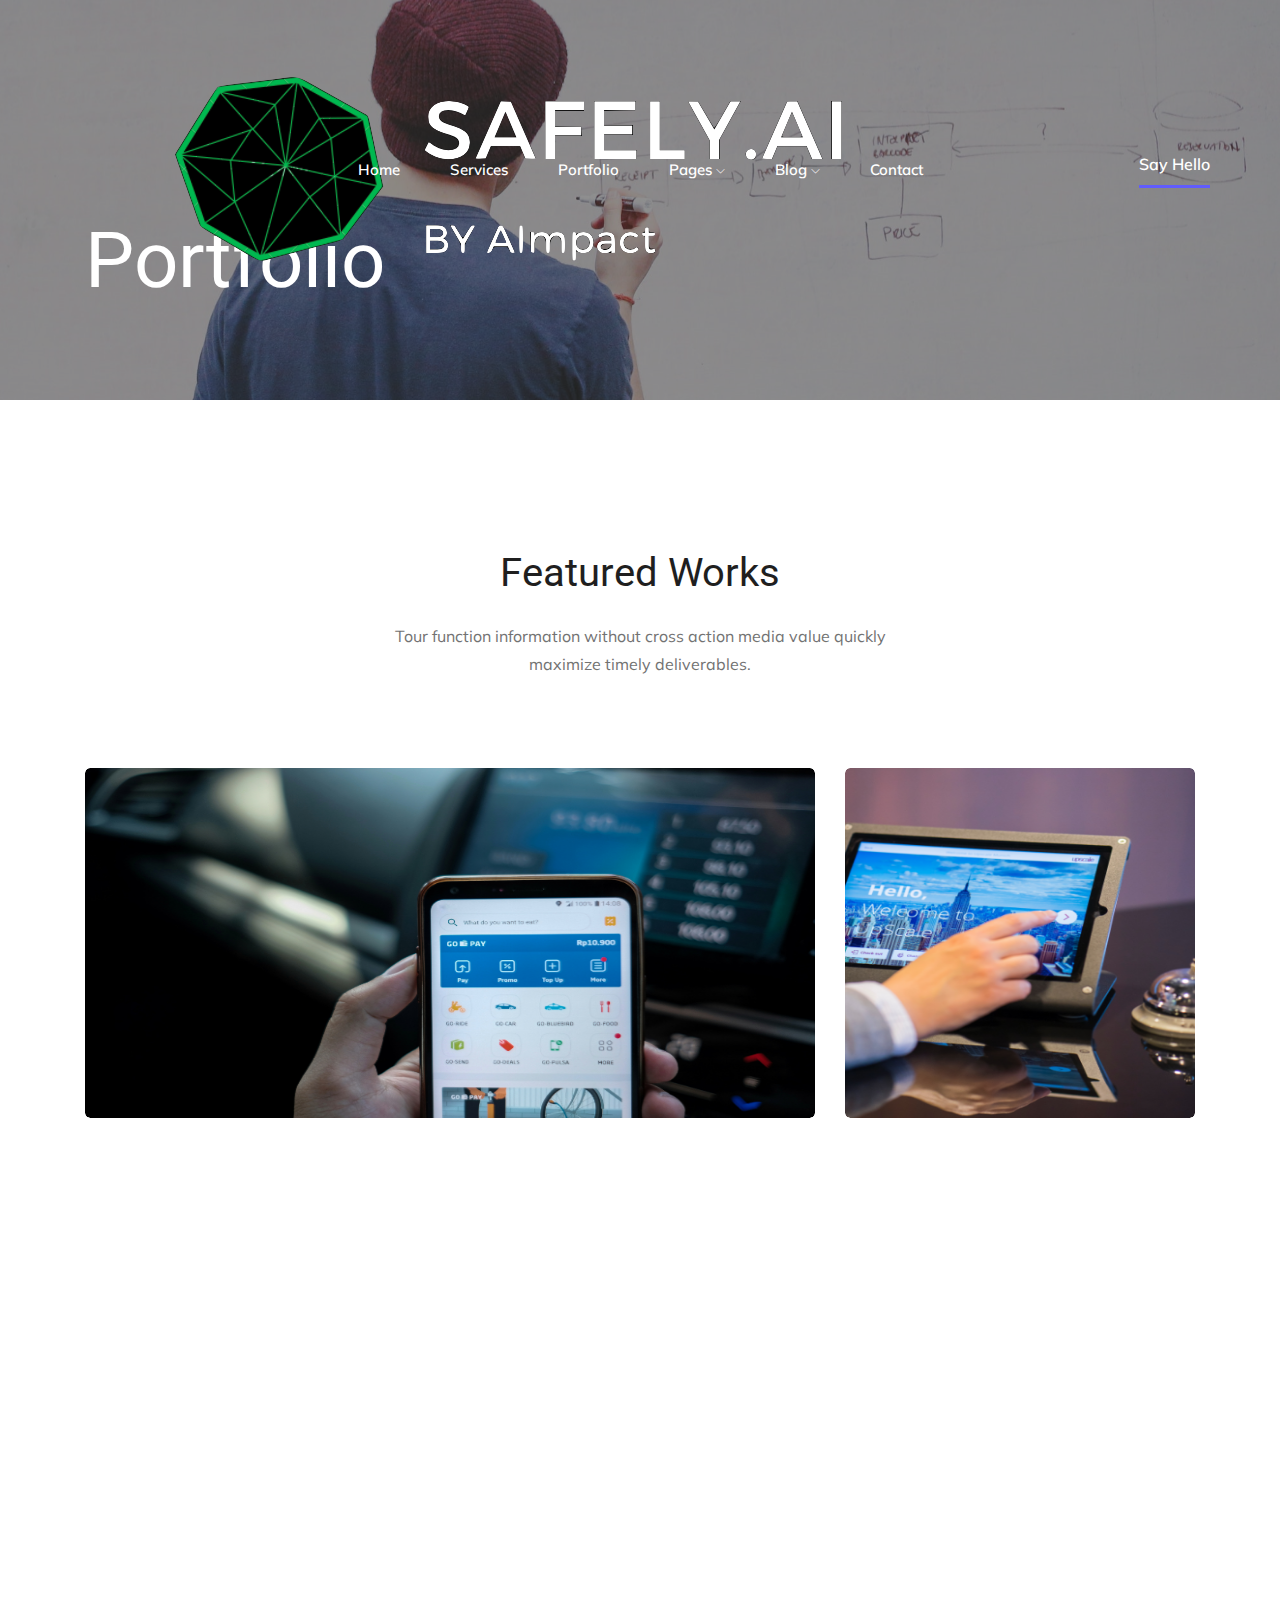
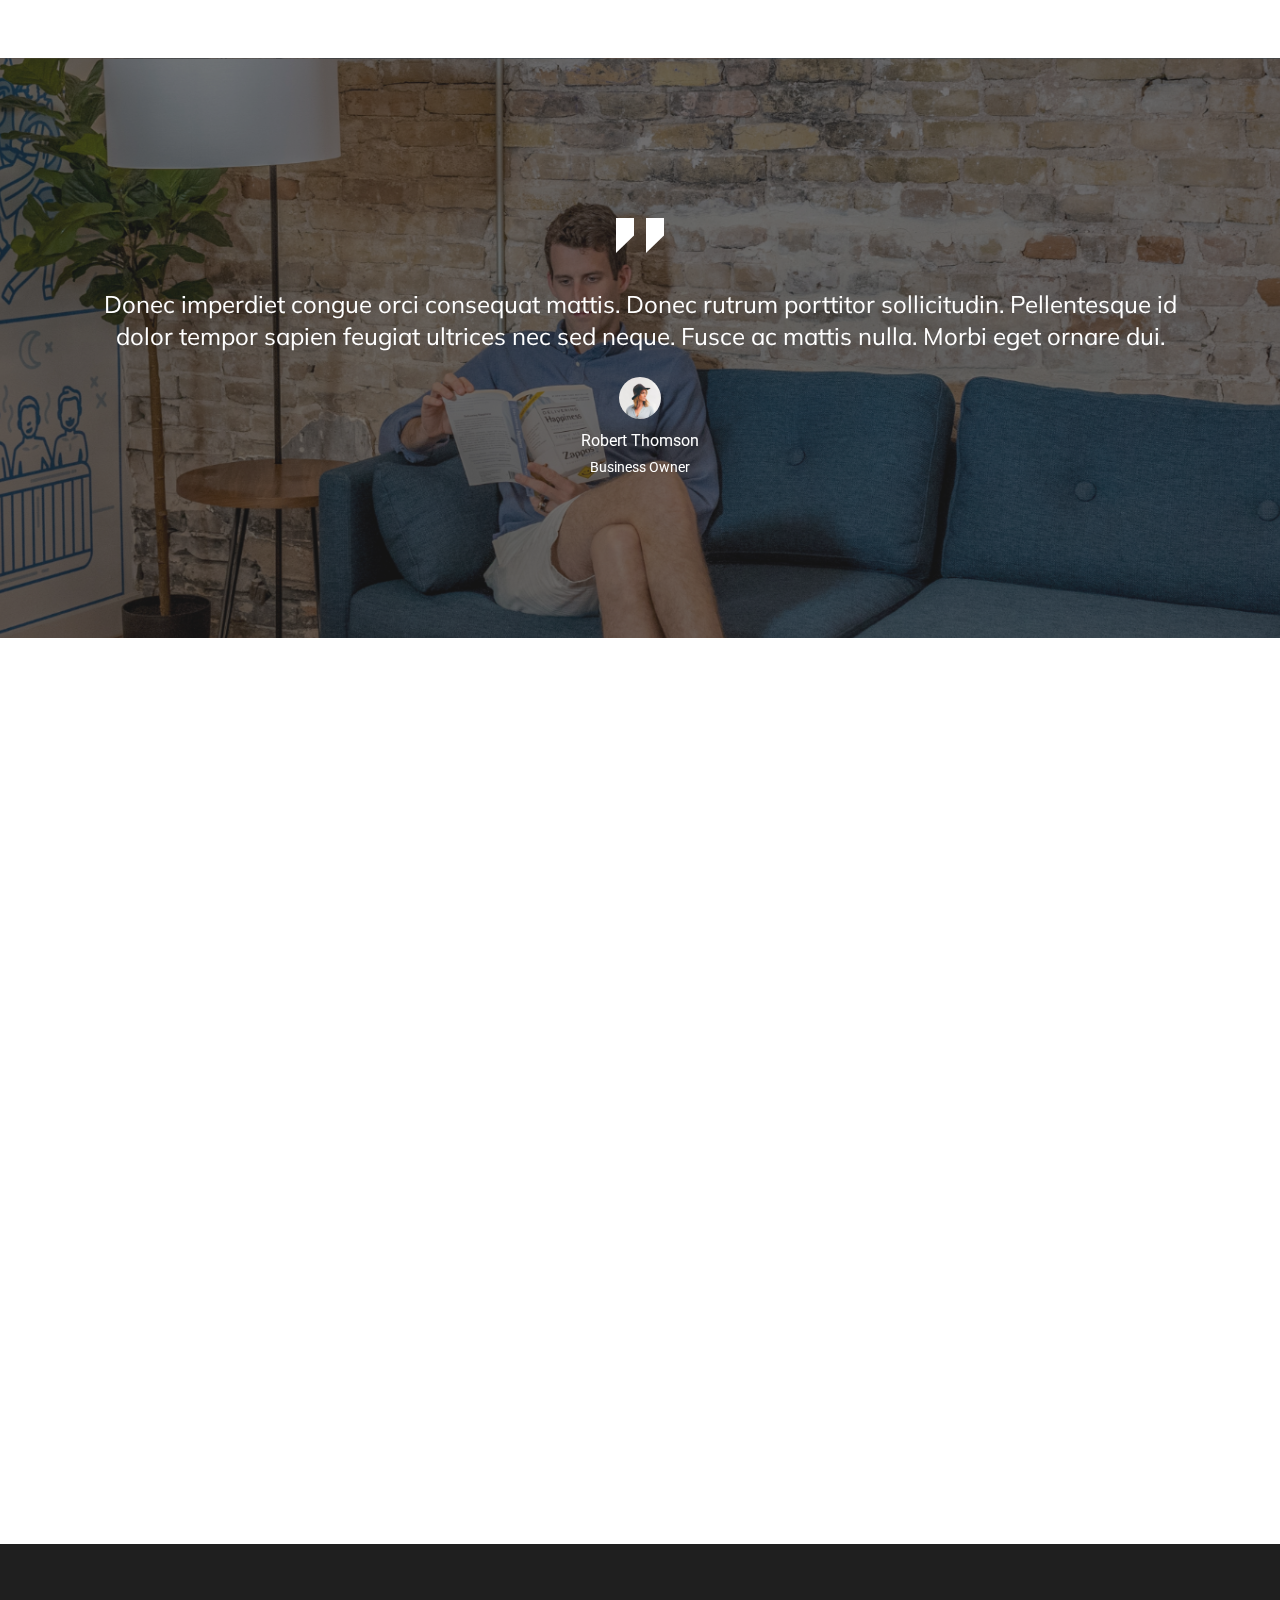
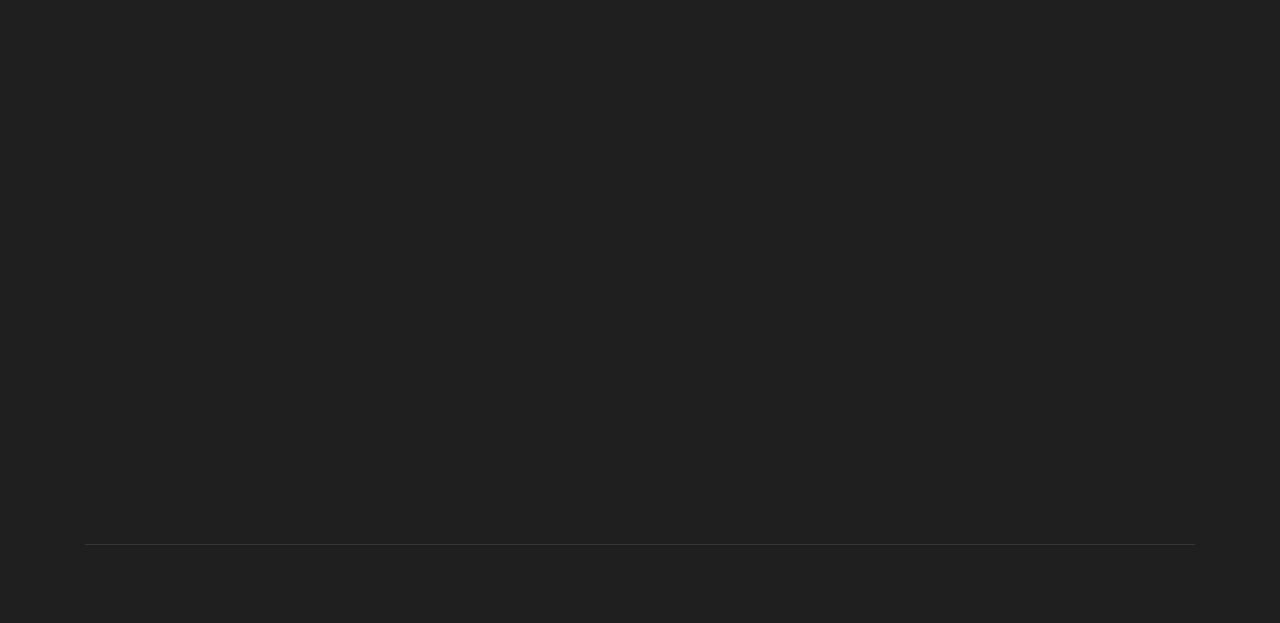
<file: portfolio.html>
<!doctype html>
<html class="no-js" lang="zxx">

<head>
    <meta charset="utf-8">
    <meta http-equiv="x-ua-compatible" content="ie=edge">
    <title>StartUp</title>
    <meta name="description" content="">
    <meta name="viewport" content="width=device-width, initial-scale=1">

    <!-- <link rel="manifest" href="site.webmanifest"> -->
    <!-- Place favicon.ico in the root directory -->

    <!-- CSS here -->
    <link rel="stylesheet" href="css/bootstrap.min.css">
    <link rel="stylesheet" href="css/owl.carousel.min.css">
    <link rel="stylesheet" href="css/magnific-popup.css">
    <link rel="stylesheet" href="css/font-awesome.min.css">
    <link rel="stylesheet" href="css/themify-icons.css">
    <link rel="stylesheet" href="css/nice-select.css">
    <link rel="stylesheet" href="css/flaticon.css">
    <link rel="stylesheet" href="css/gijgo.css">
    <link rel="stylesheet" href="css/animate.min.css">
    <link rel="stylesheet" href="css/slick.css">
    <link rel="stylesheet" href="css/slicknav.css">
    <link rel="stylesheet" href="css/style.css">
    <!-- <link rel="stylesheet" href="css/responsive.css"> -->
</head>

<body>
    <!--[if lte IE 9]>
            <p class="browserupgrade">You are using an <strong>outdated</strong> browser. Please <a href="https://browsehappy.com/">upgrade your browser</a> to improve your experience and security.</p>
        <![endif]-->

    <!-- header-start -->
    <header>
        <div class="header-area ">
            <div id="sticky-header" class="main-header-area">
                <div class="container-fluid p-0">
                    <div class="row align-items-center no-gutters">
                        <div class="col-xl-2 col-lg-2">
                            <div class="logo-img">
                                <a href="index.html">
                                    <img src="img/logo.png" alt="">
                                </a>
                            </div>
                        </div>
                        <div class="col-xl-8 col-lg-8">
                            <div class="main-menu  d-none d-lg-block text-center">
                                <nav>
                                    <ul id="navigation">
                                        <li><a class="active" href="index.html">home</a></li>
                                        <li><a href="service.html">services</a></li>
                                        <li><a href="Portfolio.html">Portfolio</a></li>
                                        <li><a href="#">pages <i class="ti-angle-down"></i></a>
                                            <ul class="submenu">
                                                <li><a href="portfolio_details.html">Portfolio details</a></li>
                                                <li><a href="about.html">about</a></li>
                                                <li><a href="elements.html">elements</a></li>
                                            </ul>
                                        </li>

                                        <li><a href="#">blog <i class="ti-angle-down"></i></a>
                                            <ul class="submenu">
                                                <li><a href="blog.html">blog</a></li>
                                                <li><a href="single-blog.html">single-blog</a></li>
                                            </ul>
                                        </li>
                                        <li><a href="contact.html">Contact</a></li>
                                    </ul>
                                </nav>
                            </div>
                        </div>
                        <div class="col-lg-2 d-none d-lg-block">
                            <div class="log_chat_area d-flex align-items-end">
                                <a href="#" target="_black" class="say_hi">Say Hello</a>
                            </div>
                        </div>
                        <div class="col-12">
                            <div class="mobile_menu d-block d-lg-none"></div>
                        </div>
                    </div>
                </div>
            </div>
        </div>
    </header>
    <!-- header-end -->

     <!-- bradcam_area  -->
     <div class="bradcam_area breadcam_bg_2">
        <div class="container">
            <div class="row">
                <div class="col-xl-12">
                    <div class="bradcam_text">
                        <h3>Portfolio</h3>
                    </div>
                </div>
            </div>
        </div>
    </div>
    <!-- /bradcam_area  -->

    <!-- portfolio_image_area  -->
    <div class="portfolio_image_area">
        <div class="container">
            <div class="row justify-content-center">
                <div class="col-lg-6">
                    <div class="section_title text-center mb-90">
                        <h3 class="wow fadeInUp" data-wow-duration="1s" data-wow-delay=".3s">Featured Works</h3>
                        <p class="wow fadeInUp" data-wow-duration="1s" data-wow-delay=".4s">Tour function information without cross action media value quickly maximize timely deliverables.</p>
                    </div>
                </div>
            </div>
            <div class="row">
                <div class="col-lg-8 col-md-12">
                    <div class="single_Portfolio wow fadeInUp" data-wow-duration="1s" data-wow-delay=".3s">
                        <div class="portfolio_thumb">
                            <img src="img/portfolio/1.png" alt="">
                        </div>
                        <div class="portfolio_hover">
                            <div class="title">
                                <span>App Design</span>
                                    <h3>Colorlib Mobile App</h3>
                                    <a class="boxed-btn3" href="portfolio_details.html">View</a>
                            </div>
                        </div>
                    </div>
                </div>
                <div class="col-lg-4 col-md-6">
                    <div class="single_Portfolio wow fadeInUp" data-wow-duration="1s" data-wow-delay=".4s">
                        <div class="portfolio_thumb">
                            <img src="img/portfolio/2.png" alt="">
                        </div>
                        <div class="portfolio_hover">
                            <div class="title">
                                <span>App Design</span>
                                    <h3>Colorlib Mobile App</h3>
                                    <a class="boxed-btn3" href="portfolio_details.html">View</a>
                            </div>
                        </div>
                    </div>
                </div>
                <div class="col-lg-4 col-md-6 col-lg-4">
                    <div class="single_Portfolio wow fadeInUp" data-wow-duration="1s" data-wow-delay=".5s">
                        <div class="portfolio_thumb">
                            <img src="img/portfolio/3.png" alt="">
                        </div>
                        <div class="portfolio_hover">
                            <div class="title">
                                <span>App Design</span>
                                    <h3>Colorlib Mobile App</h3>
                                    <a class="boxed-btn3" href="portfolio_details.html">View</a>
                            </div>
                        </div>
                    </div>
                </div>
                <div class="col-lg-4 col-md-6 col-lg-4">
                    <div class="single_Portfolio wow fadeInUp" data-wow-duration="1s" data-wow-delay=".6s">
                        <div class="portfolio_thumb">
                            <img src="img/portfolio/4.png" alt="">
                        </div>
                        <div class="portfolio_hover">
                            <div class="title">
                                <span>App Design</span>
                                    <h3>Colorlib Mobile App</h3>
                                    <a class="boxed-btn3" href="portfolio_details.html">View</a>
                            </div>
                        </div>
                    </div>
                </div>
                <div class="col-lg-4 col-md-6 col-lg-4">
                    <div class="single_Portfolio wow fadeInUp" data-wow-duration="1s" data-wow-delay=".7s">
                        <div class="portfolio_thumb">
                            <img src="img/portfolio/5.png" alt="">
                        </div>
                        <div class="portfolio_hover">
                            <div class="title">
                                <span>App Design</span>
                                    <h3>Colorlib Mobile App</h3>
                                    <a class="boxed-btn3" href="portfolio_details.html">View</a>
                            </div>
                        </div>
                    </div>
                </div>
            </div>
        </div>
    </div>
    <!--/ portfolio_image_area  -->


    <!-- testimonial_area  -->
    <div class="testimonial_area ">
        <div class="container">
            <div class="row">
                <div class="col-xl-12">
                    <div class="testmonial_active owl-carousel">
                        <div class="single_carousel">
                                <div class="single_testmonial text-center">
                                        <div class="quote">
                                            <img src="img/testmonial/quote.svg" alt="">
                                        </div>
                                        <p>Donec imperdiet congue orci consequat mattis. Donec rutrum porttitor <br> 
                                                sollicitudin. Pellentesque id dolor tempor sapien feugiat ultrices nec sed neque.  <br>
                                                Fusce ac mattis nulla. Morbi eget ornare dui. </p>
                                        <div class="testmonial_author">
                                            <div class="thumb">
                                                    <img src="img/testmonial/thumb.png" alt="">
                                            </div>
                                            <h3>Robert Thomson</h3>
                                            <span>Business Owner</span>
                                        </div>
                                    </div>
                        </div>
                        <div class="single_carousel">
                                <div class="single_testmonial text-center">
                                        <div class="quote">
                                            <img src="img/testmonial/quote.svg" alt="">
                                        </div>
                                        <p>Donec imperdiet congue orci consequat mattis. Donec rutrum porttitor <br> 
                                                sollicitudin. Pellentesque id dolor tempor sapien feugiat ultrices nec sed neque.  <br>
                                                Fusce ac mattis nulla. Morbi eget ornare dui. </p>
                                        <div class="testmonial_author">
                                            <div class="thumb">
                                                    <img src="img/testmonial/thumb.png" alt="">
                                            </div>
                                            <h3>Robert Thomson</h3>
                                            <span>Business Owner</span>
                                        </div>
                                    </div>
                        </div>
                        <div class="single_carousel">
                                <div class="single_testmonial text-center">
                                        <div class="quote">
                                            <img src="img/testmonial/quote.svg" alt="">
                                        </div>
                                        <p>Donec imperdiet congue orci consequat mattis. Donec rutrum porttitor <br> 
                                                sollicitudin. Pellentesque id dolor tempor sapien feugiat ultrices nec sed neque.  <br>
                                                Fusce ac mattis nulla. Morbi eget ornare dui. </p>
                                        <div class="testmonial_author">
                                            <div class="thumb">
                                                    <img src="img/testmonial/thumb.png" alt="">
                                            </div>
                                            <h3>Robert Thomson</h3>
                                            <span>Business Owner</span>
                                        </div>
                                    </div>
                        </div>
                    </div>
                </div>
            </div>
        </div>
    </div>
    <!-- /testimonial_area  -->

    <div class="get_in_tauch_area">
        <div class="container">
            <div class="row justify-content-center">
                <div class="col-lg-6">
                    <div class="section_title text-center mb-90">
                        <h3 class="wow fadeInUp" data-wow-duration="1s" data-wow-delay=".3s">Get in Touch</h3>
                        <p class="wow fadeInUp" data-wow-duration="1s" data-wow-delay=".4s">Tour function information without cross action media value quickly maximize timely deliverables.</p>
                    </div>
                </div>
            </div>
            <div class="row justify-content-center">
                <div class="col-lg-8">
                    <div class="touch_form">
                        <form action="#">
                            <div class="row">
                                <div class="col-md-6">
                                    <div class="single_input wow fadeInUp" data-wow-duration="1s" data-wow-delay=".3s">
                                        <input type="text" placeholder="Your Name" >
                                    </div>
                                </div>
                                <div class="col-md-6">
                                    <div class="single_input wow fadeInUp" data-wow-duration="1s" data-wow-delay=".4s">
                                        <input type="email" placeholder="Email" >
                                    </div>
                                </div>
                                <div class="col-md-12">
                                    <div class="single_input wow fadeInUp" data-wow-duration="1s" data-wow-delay=".5s">
                                        <input type="email" placeholder="Subject" >
                                    </div>
                                </div>
                                <div class="col-md-12">
                                    <div class="single_input wow fadeInUp" data-wow-duration="1s" data-wow-delay=".6s">
                                       <textarea name="" id="" cols="30" placeholder="Message" rows="10"></textarea>
                                    </div>
                                </div>
                                <div class="col-lg-12">
                                    <div class="submit_btn wow fadeInUp" data-wow-duration="1s" data-wow-delay=".7s">
                                        <button class="boxed-btn3" type="submit">Send Message</button>
                                    </div>
                                </div>
                            </div>
                        </form>
                    </div>
                </div>
            </div>
        </div>
    </div>

    <!-- footer start -->
    <footer class="footer">
        <div class="footer_top">
            <div class="container">
                <div class="row align-items-center">
                    <div class="col-lg-2 col-md-3">
                        <div class="footer_logo wow fadeInRight" data-wow-duration="1s" data-wow-delay=".3s">
                            <a href="index.html">
                                <img src="img/logo.png" alt="">
                            </a>
                        </div>
                    </div>
                    <div class="col-xl-7 col-lg-7 col-md-9">
                        <div class="menu_links">
                            <ul>
                                <li><a class="wow fadeInDown" data-wow-duration="1s" data-wow-delay=".2s" href="#">About</a class="wow fadeInUp" data-wow-duration="1s" data-wow-delay=".3s"></li>
                                <li><a class="wow fadeInDown" data-wow-duration="1s" data-wow-delay=".4s" href="#">Services</a></li>
                                <li><a class="wow fadeInDown" data-wow-duration="1s" data-wow-delay=".6s" href="#">Portfolio</a></li>
                                <li><a class="wow fadeInDown" data-wow-duration="1s" data-wow-delay=".8s" href="#">Pages</a></li>
                                <li><a class="wow fadeInDown" data-wow-duration="1s" data-wow-delay="1s" href="#">Blog</a></li>
                                <li><a class="wow fadeInDown" data-wow-duration="1s" data-wow-delay="1.1s" href="#">Contact</a></li>
                            </ul>
                        </div>
                    </div>
                    <div class="col-lg-3 col-md-12">
                        <div class="socail_links">
                            <ul>
                                <li><a class="wow fadeInUp" data-wow-duration="1s" data-wow-delay=".3s" href="#"> <i class="fa fa-facebook"></i> </a></li>
                                <li><a class="wow fadeInUp" data-wow-duration="1s" data-wow-delay=".4s" href="#"> <i class="fa fa-twitter"></i> </a></li>
                                <li><a class="wow fadeInUp" data-wow-duration="1s" data-wow-delay=".5s" href="#"> <i class="fa fa-instagram"></i> </a></li>
                                <li><a class="wow fadeInUp" data-wow-duration="1s" data-wow-delay=".6s" href="#"> <i class="fa fa-google-plus"></i> </a></li>
                            </ul>
                        </div>
                    </div>
                </div>
            </div>
        </div>
        <div class="copy-right_text">
            <div class="container">
                <div class="footer_border"></div>
                <div class="row">
                    <div class="col-xl-12">
                        <p class="copy_right text-center wow fadeInUp" data-wow-duration="1s" data-wow-delay="1.3s">
                            <!-- Link back to Colorlib can't be removed. Template is licensed under CC BY 3.0. -->
Copyright &copy;<script>document.write(new Date().getFullYear());</script> All rights reserved | This template is made with <i class="fa fa-heart-o" aria-hidden="true"></i> by <a href="https://colorlib.com" target="_blank">Colorlib</a>
<!-- Link back to Colorlib can't be removed. Template is licensed under CC BY 3.0. -->
                        </p>
                    </div>
                </div>
            </div>
        </div>
    </footer>
    <!--/ footer end  -->

    <!-- JS here -->
    <script src="js/vendor/modernizr-3.5.0.min.js"></script>
    <script src="js/vendor/jquery-1.12.4.min.js"></script>
    <script src="js/popper.min.js"></script>
    <script src="js/bootstrap.min.js"></script>
    <script src="js/owl.carousel.min.js"></script>
    <script src="js/isotope.pkgd.min.js"></script>
    <script src="js/ajax-form.js"></script>
    <script src="js/waypoints.min.js"></script>
    <script src="js/jquery.counterup.min.js"></script>
    <script src="js/imagesloaded.pkgd.min.js"></script>
    <script src="js/scrollIt.js"></script>
    <script src="js/jquery.scrollUp.min.js"></script>
    <script src="js/wow.min.js"></script>
    <script src="js/nice-select.min.js"></script>
    <script src="js/jquery.slicknav.min.js"></script>
    <script src="js/jquery.magnific-popup.min.js"></script>
    <script src="js/plugins.js"></script>
    <script src="js/gijgo.min.js"></script>

    <!--contact js-->
    <script src="js/contact.js"></script>
    <script src="js/jquery.ajaxchimp.min.js"></script>
    <script src="js/jquery.form.js"></script>
    <script src="js/jquery.validate.min.js"></script>
    <script src="js/mail-script.js"></script>

    <script src="js/main.js"></script>
</body>

</html>
</file>
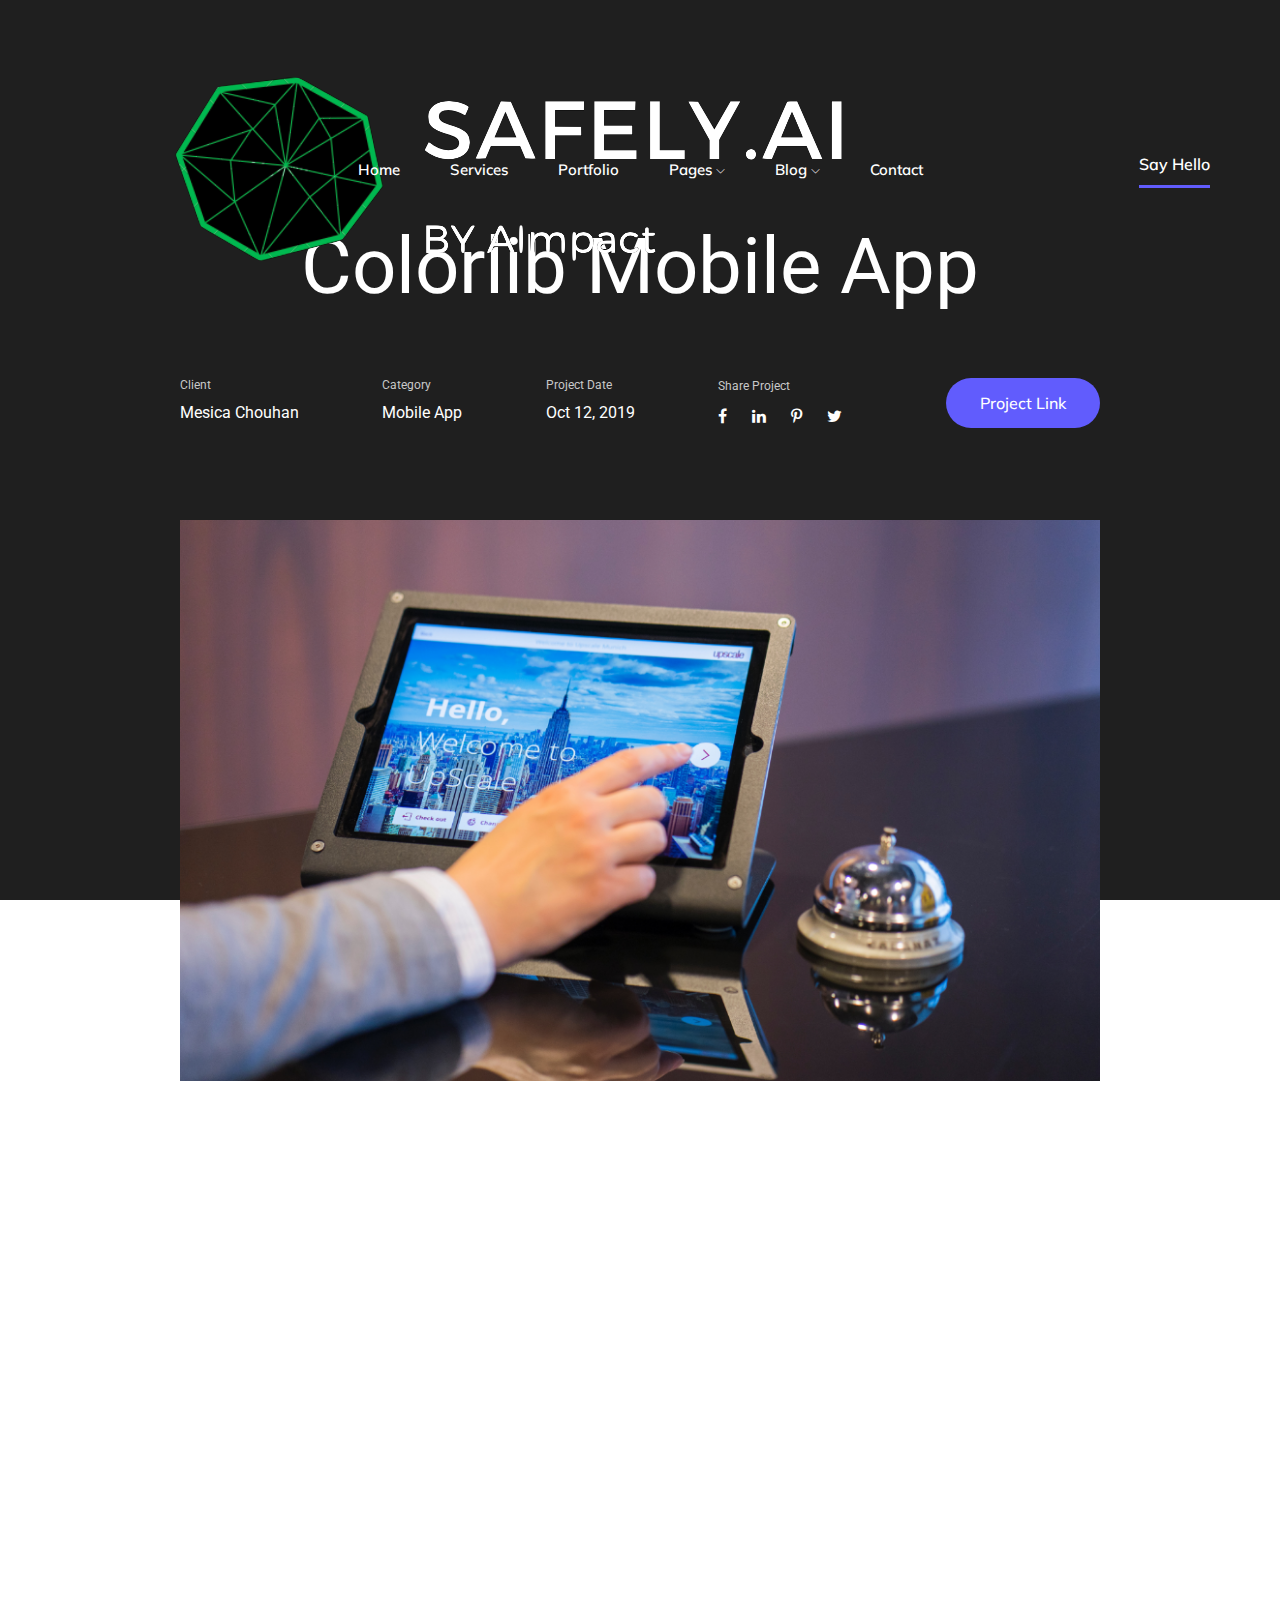
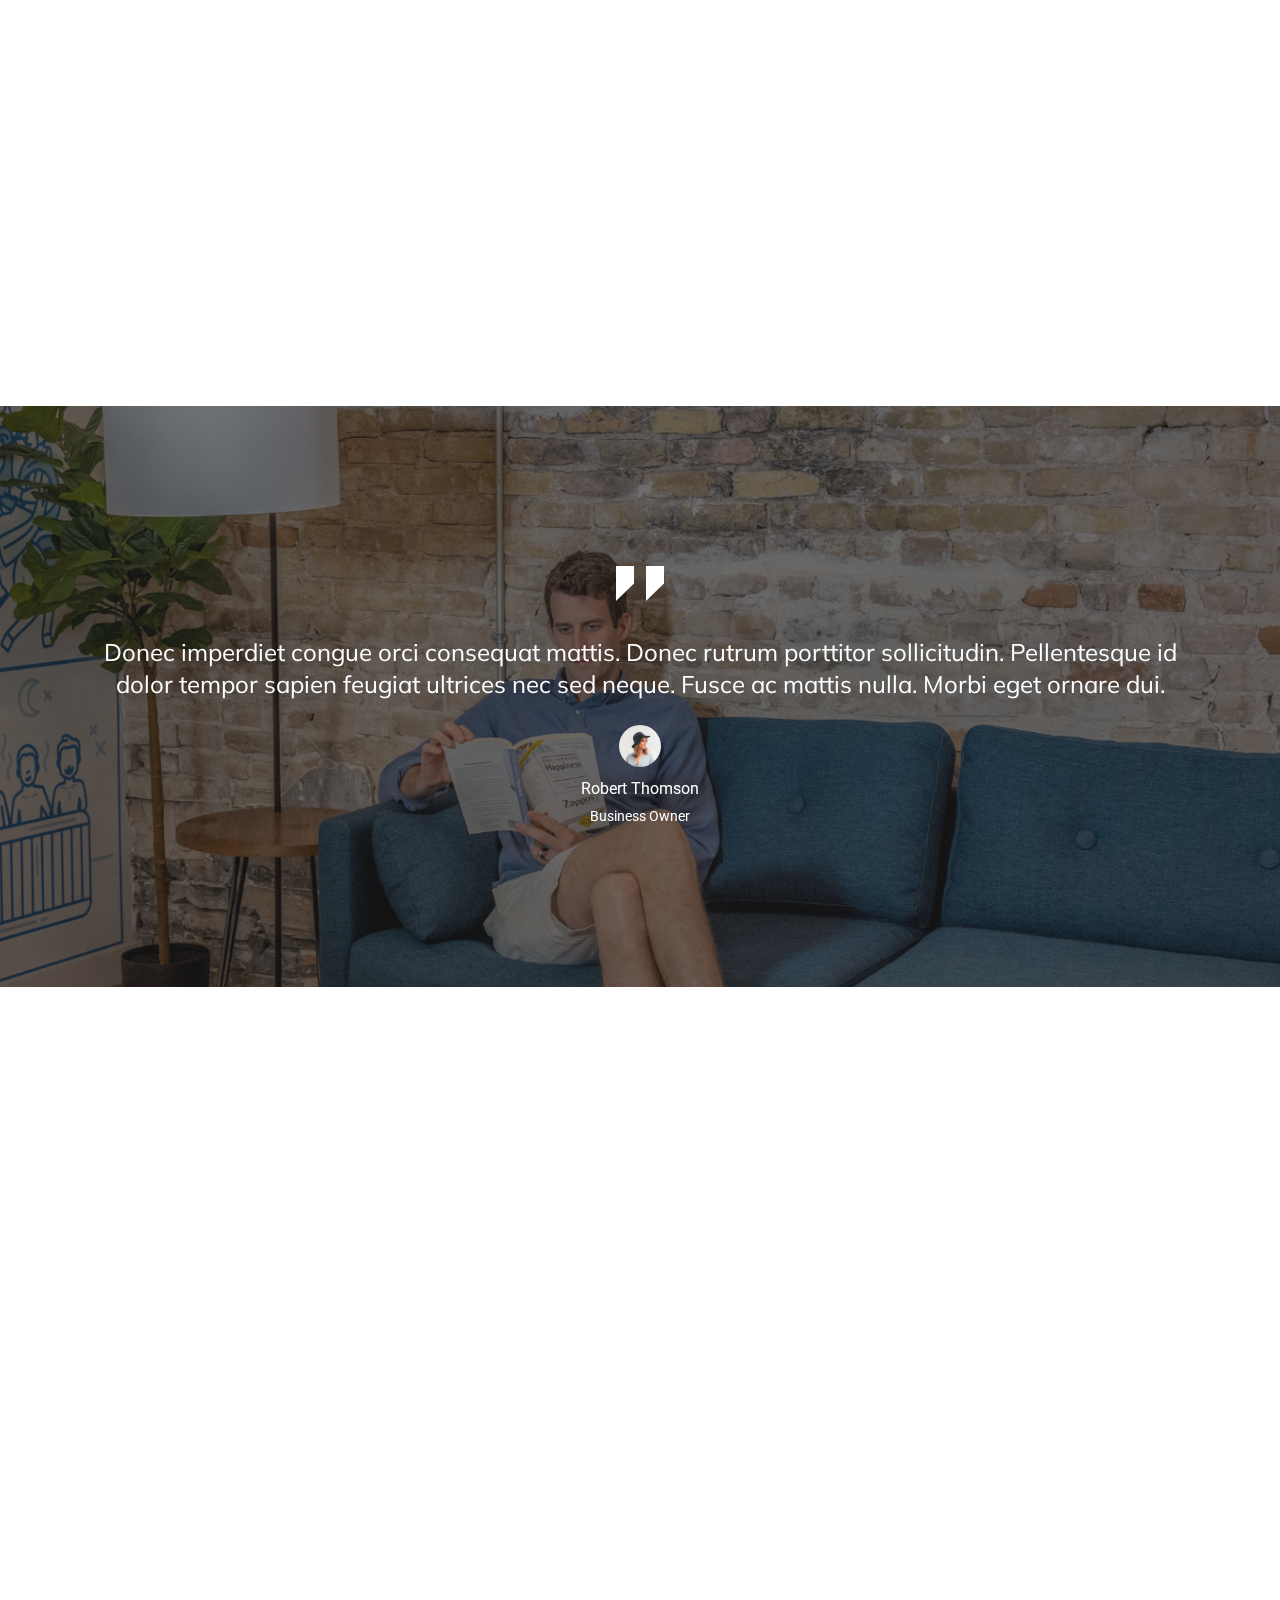
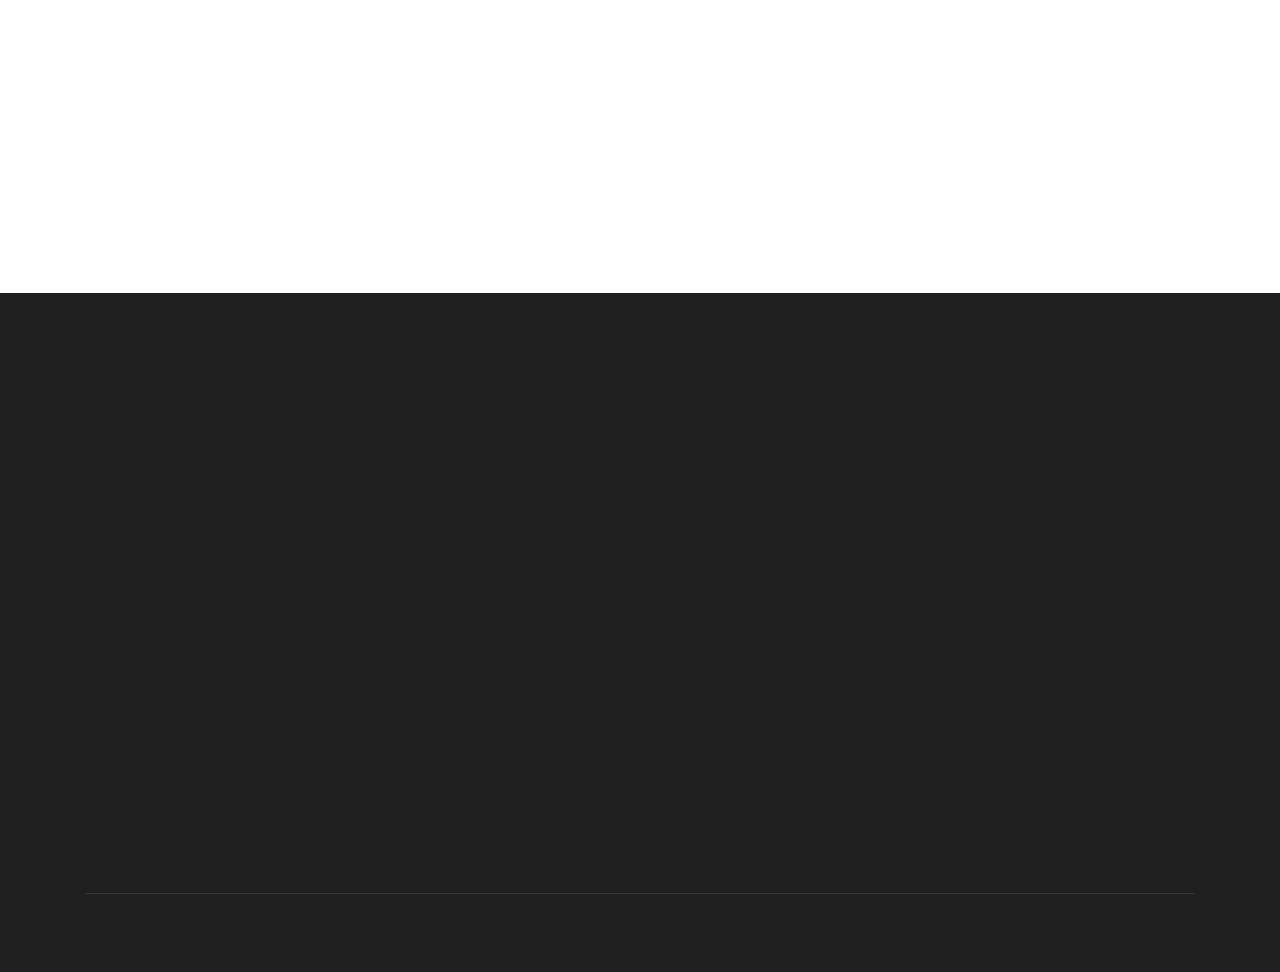
<file: portfolio_details.html>
<!doctype html>
<html class="no-js" lang="zxx">

<head>
    <meta charset="utf-8">
    <meta http-equiv="x-ua-compatible" content="ie=edge">
    <title>StartUp</title>
    <meta name="description" content="">
    <meta name="viewport" content="width=device-width, initial-scale=1">

    <!-- <link rel="manifest" href="site.webmanifest"> -->
    <!-- Place favicon.ico in the root directory -->

    <!-- CSS here -->
    <link rel="stylesheet" href="css/bootstrap.min.css">
    <link rel="stylesheet" href="css/owl.carousel.min.css">
    <link rel="stylesheet" href="css/magnific-popup.css">
    <link rel="stylesheet" href="css/font-awesome.min.css">
    <link rel="stylesheet" href="css/themify-icons.css">
    <link rel="stylesheet" href="css/nice-select.css">
    <link rel="stylesheet" href="css/flaticon.css">
    <link rel="stylesheet" href="css/gijgo.css">
    <link rel="stylesheet" href="css/animate.min.css">
    <link rel="stylesheet" href="css/slick.css">
    <link rel="stylesheet" href="css/slicknav.css">
    <link rel="stylesheet" href="css/style.css">
    <!-- <link rel="stylesheet" href="css/responsive.css"> -->
</head>

<body>
    <!--[if lte IE 9]>
            <p class="browserupgrade">You are using an <strong>outdated</strong> browser. Please <a href="https://browsehappy.com/">upgrade your browser</a> to improve your experience and security.</p>
        <![endif]-->

    <!-- header-start -->
    <header>
        <div class="header-area ">
            <div id="sticky-header" class="main-header-area">
                <div class="container-fluid p-0">
                    <div class="row align-items-center no-gutters">
                        <div class="col-xl-2 col-lg-2">
                            <div class="logo-img">
                                <a href="index.html">
                                    <img src="img/logo.png" alt="">
                                </a>
                            </div>
                        </div>
                        <div class="col-xl-8 col-lg-8">
                            <div class="main-menu  d-none d-lg-block text-center">
                                <nav>
                                    <ul id="navigation">
                                        <li><a class="active" href="index.html">home</a></li>
                                        <li><a href="service.html">services</a></li>
                                        <li><a href="Portfolio.html">Portfolio</a></li>
                                        <li><a href="#">pages <i class="ti-angle-down"></i></a>
                                            <ul class="submenu">
                                                <li><a href="portfolio_details.html">Portfolio details</a></li>
                                                <li><a href="about.html">about</a></li>
                                                <li><a href="elements.html">elements</a></li>
                                            </ul>
                                        </li>

                                        <li><a href="#">blog <i class="ti-angle-down"></i></a>
                                            <ul class="submenu">
                                                <li><a href="blog.html">blog</a></li>
                                                <li><a href="single-blog.html">single-blog</a></li>
                                            </ul>
                                        </li>
                                        <li><a href="contact.html">Contact</a></li>
                                    </ul>
                                </nav>
                            </div>
                        </div>
                        <div class="col-lg-2 d-none d-lg-block">
                            <div class="log_chat_area d-flex align-items-end">
                                <a href="#" target="_black" class="say_hi">Say Hello</a>
                            </div>
                        </div>
                        <div class="col-12">
                            <div class="mobile_menu d-block d-lg-none"></div>
                        </div>
                    </div>
                </div>
            </div>
        </div>
    </header>
    <!-- header-end -->

    <!-- portfolio_details_banner_start  -->
    <div class="portfolio_details_banner">
        <div class="container">
            <div class="row justify-content-center">
                <div class="col-lg-10">
                    <div class="details_info ">
                        <h3 class="wow fadeInDown" data-wow-duration="1s" data-wow-delay=".3s">Colorlib Mobile App</h3>
                        <div class="details_links d-flex justify-content-between align-items-center">
                            <div class="single_details single_input wow fadeInUp" data-wow-duration="1s" data-wow-delay=".3s">
                                <span>Client</span>
                                <h4>Mesica Chouhan</h4>
                            </div>
                            <div class="single_details single_input wow fadeInUp" data-wow-duration="1s" data-wow-delay=".4s">
                                <span>Category</span>
                                <h4>Mobile App</h4>
                            </div>
                            <div class="single_details single_input wow fadeInUp" data-wow-duration="1s" data-wow-delay=".5s">
                                <span>Project Date</span>
                                <h4>Oct 12, 2019</h4>
                            </div>
                            <div class="single_details single_input wow fadeInUp" data-wow-duration="1s" data-wow-delay=".6s">
                                <span>Share Project</span>
                                <div class="social_links">
                                    <ul>
                                        <li><a href="#"> <i class="fa fa-facebook"></i> </a></li>
                                        <li><a href="#"> <i class="fa fa-linkedin"></i> </a></li>
                                        <li><a href="#"> <i class="fa fa-pinterest-p"></i> </a></li>
                                        <li><a href="#"> <i class="fa fa-twitter"></i> </a></li>
                                    </ul>
                                </div>
                            </div>
                            <div class="single_details wow fadeInUp" data-wow-duration="1s" data-wow-delay=".7s">
                                <div class="project_btn">
                                    <a href="#" class="boxed-btn3">Project Link</a>
                                </div>
                            </div>

                        </div>
                    </div>
                </div>
            </div>
        </div>
    </div>
    <!-- portfolio_details_banner_end  -->

    <div class="portfolio_details_wrap">
        <div class="container">
            <div class="row justify-content-center">
                <div class="col-lg-10">
                    <div class="banner wow fadeInUp" data-wow-duration="1.5s" data-wow-delay=".3s">
                        <img src="img/portfolio_details/details_banner.png" alt="">
                    </div>
                    <div class="details_text">
                        <div class="row">
                            <div class="col-lg-6 wow fadeInUp" data-wow-duration="1s" data-wow-delay=".3s">
                                <p>A wonderful serenity has taken to the possession of my entire soul network infrastructure, including consolidation of established network designed and created infrastructure. Voluptatem quia voluptas sit aspernatur aut odit aut fugit, sed quia consequuntur magni dolores eos qui ratione voluptatem sequi nesciunt.</p>
                            </div>
                            <div class="col-lg-6 wow fadeInUp" data-wow-duration="1s" data-wow-delay=".3s">
                                <p>A wonderful serenity has taken to the possession of my entire soul network infrastructure, including consolidation of established network designed and created infrastructure.</p>
                            </div>
                        </div>
                    </div>
                    <div class="thumbs">
                        <div class="row">
                            <div class="col-lg-6 col-md-6">
                                <div class="single_thumb wow fadeInLeft" data-wow-duration="1s" data-wow-delay=".4s">
                                    <img src="img/portfolio_details/1.png" alt="">
                                </div>
                            </div>
                            <div class="col-lg-6 col-md-6">
                                <div class="single_thumb wow fadeInRight" data-wow-duration="1s" data-wow-delay=".4s">
                                    <img src="img/portfolio_details/2.png" alt="">
                                </div>
                            </div>
                        </div>
                    </div>
                </div>
            </div>
        </div>
    </div>



    <!-- testimonial_area  -->
    <div class="testimonial_area ">
        <div class="container">
            <div class="row">
                <div class="col-xl-12">
                    <div class="testmonial_active owl-carousel">
                        <div class="single_carousel">
                            <div class="single_testmonial text-center">
                                <div class="quote">
                                    <img src="img/testmonial/quote.svg" alt="">
                                </div>
                                <p>Donec imperdiet congue orci consequat mattis. Donec rutrum porttitor <br> 
                                        sollicitudin. Pellentesque id dolor tempor sapien feugiat ultrices nec sed neque.  <br>
                                        Fusce ac mattis nulla. Morbi eget ornare dui. </p>
                                <div class="testmonial_author">
                                    <div class="thumb">
                                            <img src="img/testmonial/thumb.png" alt="">
                                    </div>
                                    <h3>Robert Thomson</h3>
                                    <span>Business Owner</span>
                                </div>
                            </div>
                        </div>
                        <div class="single_carousel">
                            <div class="single_testmonial text-center">
                                <div class="quote">
                                    <img src="img/testmonial/quote.svg" alt="">
                                </div>
                                <p>Donec imperdiet congue orci consequat mattis. Donec rutrum porttitor <br> 
                                        sollicitudin. Pellentesque id dolor tempor sapien feugiat ultrices nec sed neque.  <br>
                                        Fusce ac mattis nulla. Morbi eget ornare dui. </p>
                                <div class="testmonial_author">
                                    <div class="thumb">
                                            <img src="img/testmonial/thumb.png" alt="">
                                    </div>
                                    <h3>Robert Thomson</h3>
                                    <span>Business Owner</span>
                                </div>
                            </div>
                        </div>
                        <div class="single_carousel">
                            <div class="single_testmonial text-center">
                                <div class="quote">
                                    <img src="img/testmonial/quote.svg" alt="">
                                </div>
                                <p>Donec imperdiet congue orci consequat mattis. Donec rutrum porttitor <br> 
                                        sollicitudin. Pellentesque id dolor tempor sapien feugiat ultrices nec sed neque.  <br>
                                        Fusce ac mattis nulla. Morbi eget ornare dui. </p>
                                <div class="testmonial_author">
                                    <div class="thumb">
                                            <img src="img/testmonial/thumb.png" alt="">
                                    </div>
                                    <h3>Robert Thomson</h3>
                                    <span>Business Owner</span>
                                </div>
                            </div>
                        </div>
                    </div>
                </div>
            </div>
        </div>
    </div>
    <!-- /testimonial_area  -->

    <div class="get_in_tauch_area">
        <div class="container">
            <div class="row justify-content-center">
                <div class="col-lg-6">
                    <div class="section_title text-center mb-90">
                        <h3 class="wow fadeInUp" data-wow-duration="1s" data-wow-delay=".3s">Get in Touch</h3>
                        <p class="wow fadeInUp" data-wow-duration="1s" data-wow-delay=".4s">Tour function information without cross action media value quickly maximize timely deliverables.</p>
                    </div>
                </div>
            </div>
            <div class="row justify-content-center">
                <div class="col-lg-8">
                    <div class="touch_form">
                        <form action="#">
                            <div class="row">
                                <div class="col-md-6">
                                    <div class="single_input wow fadeInUp" data-wow-duration="1s" data-wow-delay=".3s">
                                        <input type="text" placeholder="Your Name" >
                                    </div>
                                </div>
                                <div class="col-md-6">
                                    <div class="single_input wow fadeInUp" data-wow-duration="1s" data-wow-delay=".4s">
                                        <input type="email" placeholder="Email" >
                                    </div>
                                </div>
                                <div class="col-md-12">
                                    <div class="single_input wow fadeInUp" data-wow-duration="1s" data-wow-delay=".5s">
                                        <input type="email" placeholder="Subject" >
                                    </div>
                                </div>
                                <div class="col-md-12">
                                    <div class="single_input wow fadeInUp" data-wow-duration="1s" data-wow-delay=".6s">
                                       <textarea name="" id="" cols="30" placeholder="Message" rows="10"></textarea>
                                    </div>
                                </div>
                                <div class="col-lg-12">
                                    <div class="submit_btn wow fadeInUp" data-wow-duration="1s" data-wow-delay=".7s">
                                        <button class="boxed-btn3" type="submit">Send Message</button>
                                    </div>
                                </div>
                            </div>
                        </form>
                    </div>
                </div>
            </div>
        </div>
    </div>


    <!-- footer start -->
    <footer class="footer">
        <div class="footer_top">
            <div class="container">
                <div class="row align-items-center">
                    <div class="col-lg-2 col-md-3">
                        <div class="footer_logo wow fadeInRight" data-wow-duration="1s" data-wow-delay=".3s">
                            <a href="index.html">
                                <img src="img/logo.png" alt="">
                            </a>
                        </div>
                    </div>
                    <div class="col-xl-7 col-lg-7 col-md-9">
                        <div class="menu_links">
                            <ul>
                                <li><a class="wow fadeInDown" data-wow-duration="1s" data-wow-delay=".2s" href="#">About</a class="wow fadeInUp" data-wow-duration="1s" data-wow-delay=".3s"></li>
                                <li><a class="wow fadeInDown" data-wow-duration="1s" data-wow-delay=".4s" href="#">Services</a></li>
                                <li><a class="wow fadeInDown" data-wow-duration="1s" data-wow-delay=".6s" href="#">Portfolio</a></li>
                                <li><a class="wow fadeInDown" data-wow-duration="1s" data-wow-delay=".8s" href="#">Pages</a></li>
                                <li><a class="wow fadeInDown" data-wow-duration="1s" data-wow-delay="1s" href="#">Blog</a></li>
                                <li><a class="wow fadeInDown" data-wow-duration="1s" data-wow-delay="1.1s" href="#">Contact</a></li>
                            </ul>
                        </div>
                    </div>
                    <div class="col-lg-3 col-md-12">
                        <div class="socail_links">
                            <ul>
                                <li><a class="wow fadeInUp" data-wow-duration="1s" data-wow-delay=".3s" href="#"> <i class="fa fa-facebook"></i> </a></li>
                                <li><a class="wow fadeInUp" data-wow-duration="1s" data-wow-delay=".4s" href="#"> <i class="fa fa-twitter"></i> </a></li>
                                <li><a class="wow fadeInUp" data-wow-duration="1s" data-wow-delay=".5s" href="#"> <i class="fa fa-instagram"></i> </a></li>
                                <li><a class="wow fadeInUp" data-wow-duration="1s" data-wow-delay=".6s" href="#"> <i class="fa fa-google-plus"></i> </a></li>
                            </ul>
                        </div>
                    </div>
                </div>
            </div>
        </div>
        <div class="copy-right_text">
            <div class="container">
                <div class="footer_border"></div>
                <div class="row">
                    <div class="col-xl-12">
                        <p class="copy_right text-center wow fadeInUp" data-wow-duration="1s" data-wow-delay="1.3s">
                            <!-- Link back to Colorlib can't be removed. Template is licensed under CC BY 3.0. -->
Copyright &copy;<script>document.write(new Date().getFullYear());</script> All rights reserved | This template is made with <i class="fa fa-heart-o" aria-hidden="true"></i> by <a href="https://colorlib.com" target="_blank">Colorlib</a>
<!-- Link back to Colorlib can't be removed. Template is licensed under CC BY 3.0. -->
                        </p>
                    </div>
                </div>
            </div>
        </div>
    </footer>
    <!--/ footer end  -->

    <!-- JS here -->
    <script src="js/vendor/modernizr-3.5.0.min.js"></script>
    <script src="js/vendor/jquery-1.12.4.min.js"></script>
    <script src="js/popper.min.js"></script>
    <script src="js/bootstrap.min.js"></script>
    <script src="js/owl.carousel.min.js"></script>
    <script src="js/isotope.pkgd.min.js"></script>
    <script src="js/ajax-form.js"></script>
    <script src="js/waypoints.min.js"></script>
    <script src="js/jquery.counterup.min.js"></script>
    <script src="js/imagesloaded.pkgd.min.js"></script>
    <script src="js/scrollIt.js"></script>
    <script src="js/jquery.scrollUp.min.js"></script>
    <script src="js/wow.min.js"></script>
    <script src="js/nice-select.min.js"></script>
    <script src="js/jquery.slicknav.min.js"></script>
    <script src="js/jquery.magnific-popup.min.js"></script>
    <script src="js/plugins.js"></script>
    <script src="js/gijgo.min.js"></script>

    <!--contact js-->
    <script src="js/contact.js"></script>
    <script src="js/jquery.ajaxchimp.min.js"></script>
    <script src="js/jquery.form.js"></script>
    <script src="js/jquery.validate.min.js"></script>
    <script src="js/mail-script.js"></script>

    <script src="js/main.js"></script>
</body>

</html>
</file>
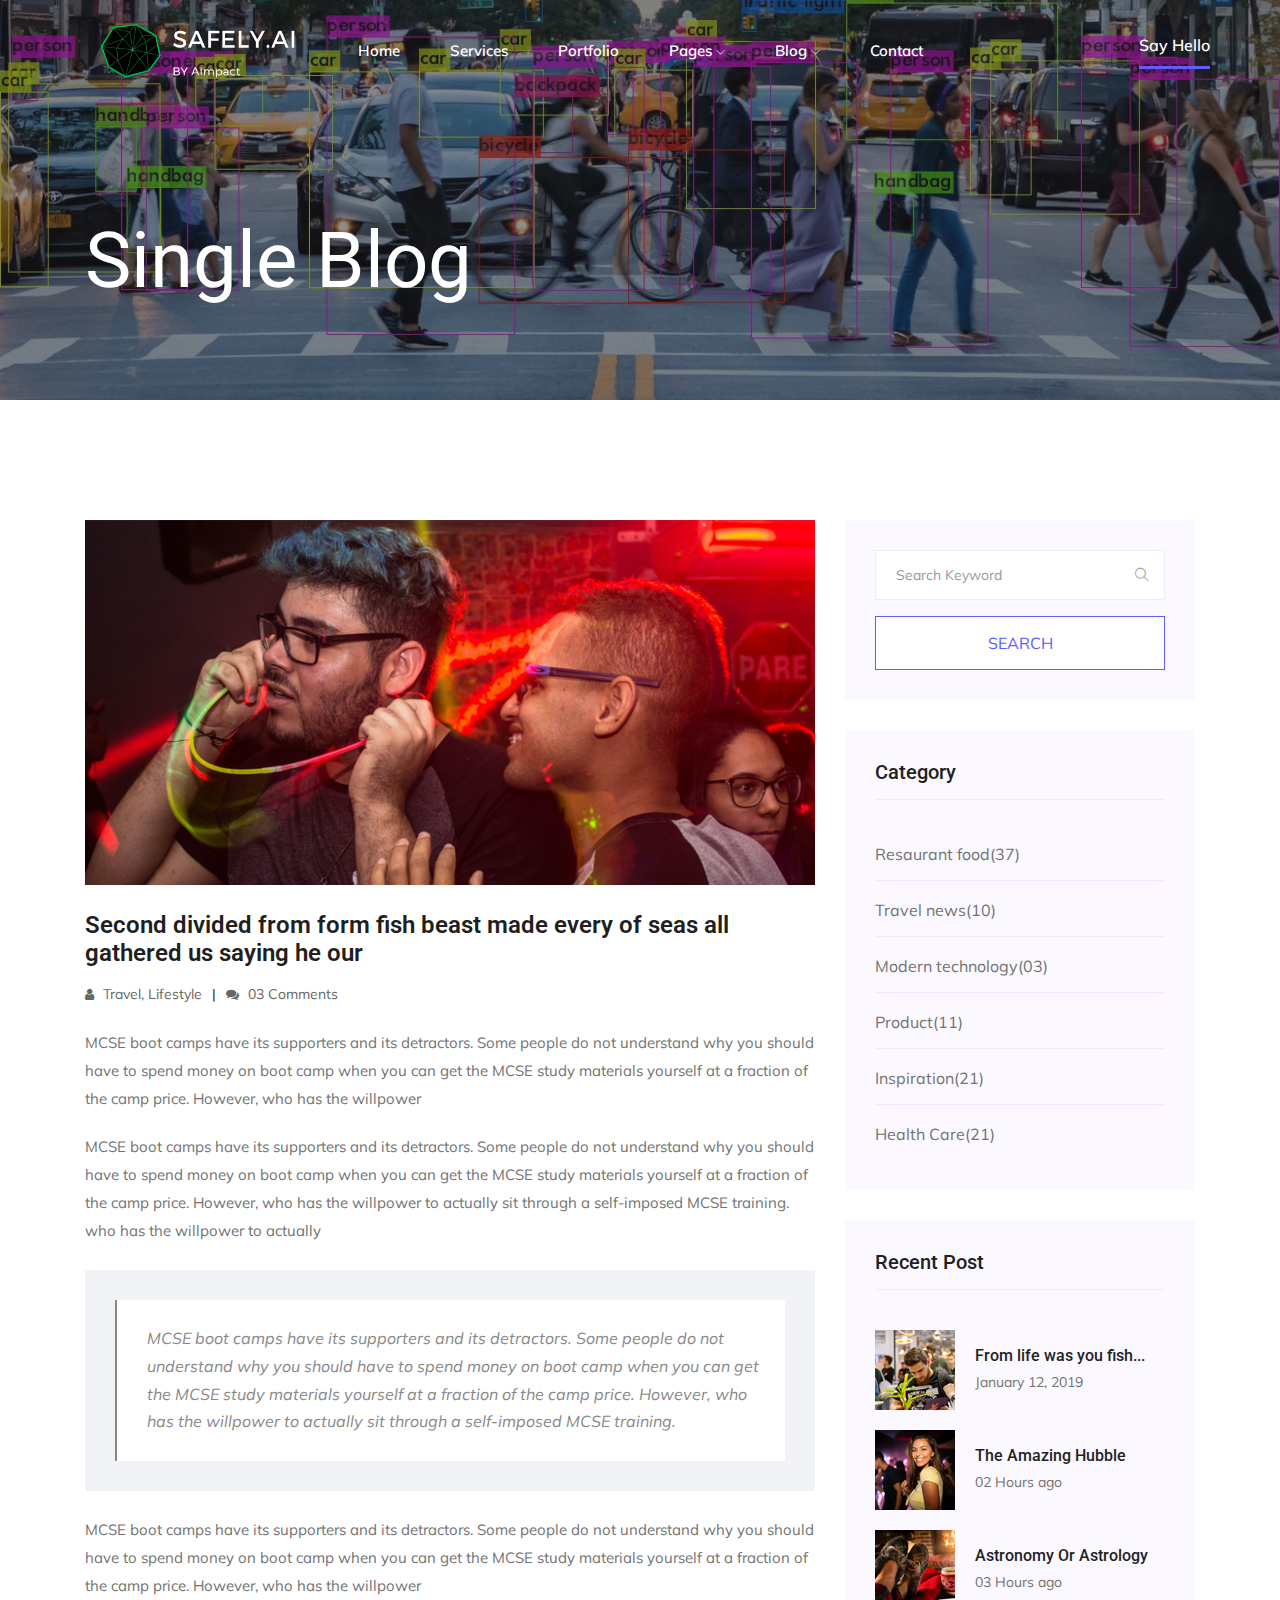
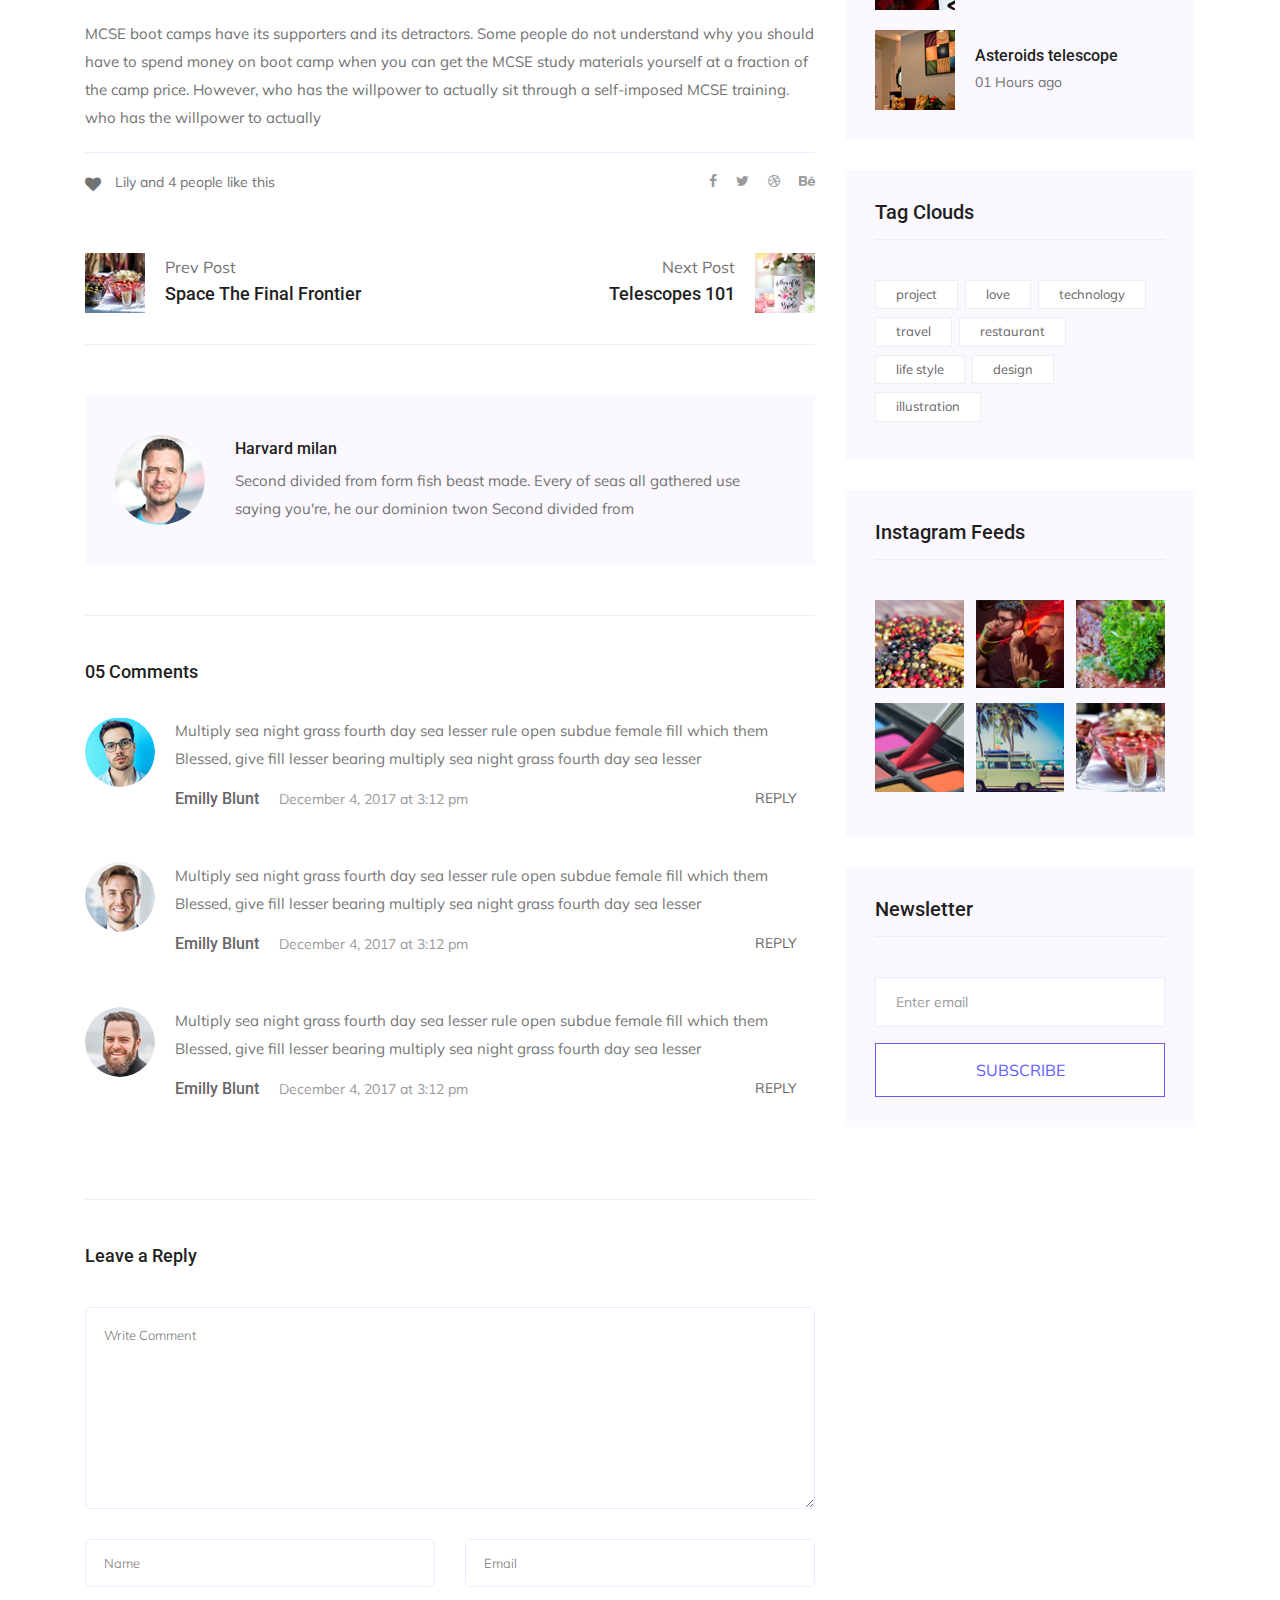
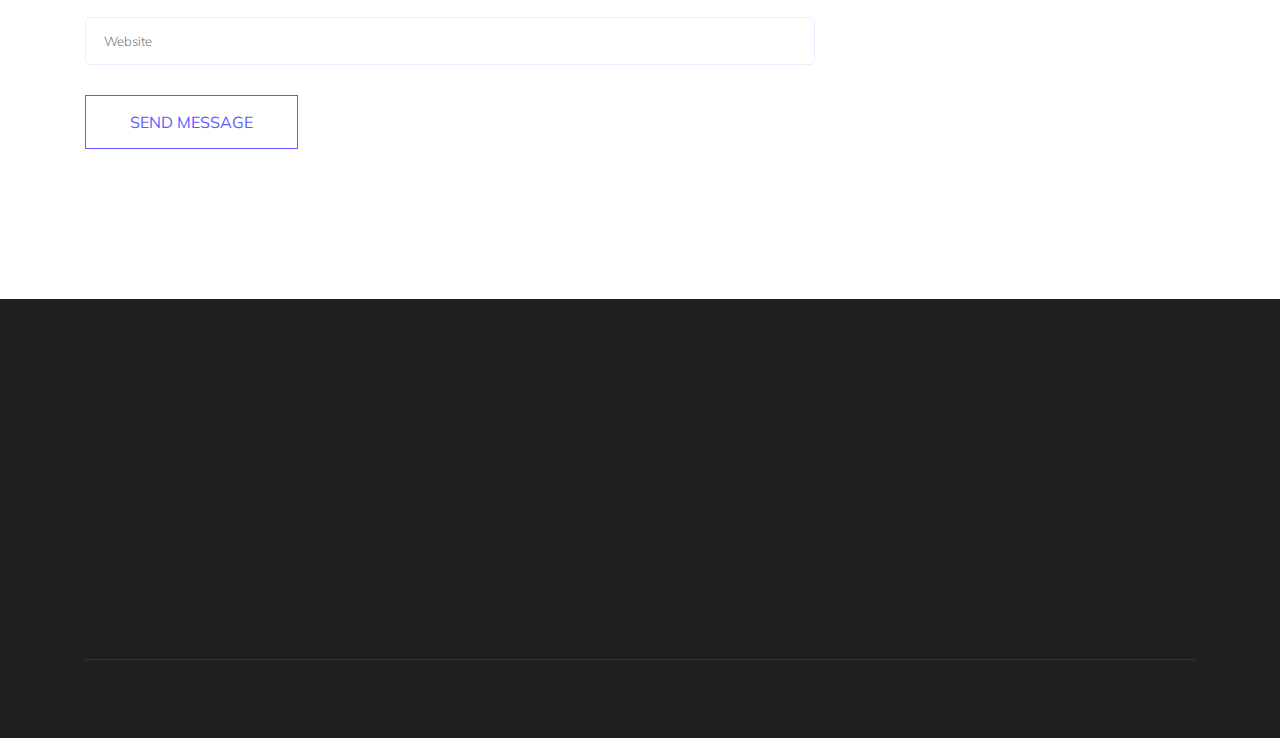
<file: pothole-app.html>
<!doctype html>
<html class="no-js" lang="zxx">

<head>
   <meta charset="utf-8">
   <meta http-equiv="x-ua-compatible" content="ie=edge">
   <title>StartUp</title>
   <meta name="description" content="">
   <meta name="viewport" content="width=device-width, initial-scale=1">

   <!-- <link rel="manifest" href="site.webmanifest"> -->
   <!-- Place favicon.ico in the root directory -->

   <!-- CSS here -->
   <link rel="stylesheet" href="css/bootstrap.min.css">
   <link rel="stylesheet" href="css/owl.carousel.min.css">
   <link rel="stylesheet" href="css/magnific-popup.css">
   <link rel="stylesheet" href="css/font-awesome.min.css">
   <link rel="stylesheet" href="css/themify-icons.css">
   <link rel="stylesheet" href="css/nice-select.css">
   <link rel="stylesheet" href="css/flaticon.css">
   <link rel="stylesheet" href="css/gijgo.css">
   <link rel="stylesheet" href="css/animate.min.css">
   <link rel="stylesheet" href="css/slicknav.css">
   <link rel="stylesheet" href="css/style.css">
   <!-- <link rel="stylesheet" href="css/responsive.css"> -->
</head>

<body>
   <!--[if lte IE 9]>
            <p class="browserupgrade">You are using an <strong>outdated</strong> browser. Please <a href="https://browsehappy.com/">upgrade your browser</a> to improve your experience and security.</p>
        <![endif]-->
    <!-- header-start -->
    <header>
      <div class="header-area ">
          <div id="sticky-header" class="main-header-area">
              <div class="container-fluid p-0">
                  <div class="row align-items-center no-gutters">
                      <div class="col-xl-2 col-lg-2">
                          <div class="logo-img">
                              <a href="index.html">
                                  <img width="300" height=100 src="img/logo.png" alt="">
                              </a>
                          </div>
                      </div>
                      <div class="col-xl-8 col-lg-8">
                          <div class="main-menu  d-none d-lg-block text-center">
                              <nav>
                                  <ul id="navigation">
                                      <li><a class="active" href="index.html">home</a></li>
                                      <li><a href="service.html">services</a></li>
                                      <li><a href="Portfolio.html">Portfolio</a></li>
                                      <li><a href="#">pages <i class="ti-angle-down"></i></a>
                                          <ul class="submenu">
                                              <li><a href="portfolio_details.html">Portfolio details</a></li>
                                              <li><a href="about.html">about</a></li>
                                              <li><a href="elements.html">elements</a></li>
                                          </ul>
                                      </li>

                                      <li><a href="#">blog <i class="ti-angle-down"></i></a>
                                          <ul class="submenu">
                                              <li><a href="blog.html">blog</a></li>
                                              <li><a href="single-blog.html">single-blog</a></li>
                                          </ul>
                                      </li>
                                      <li><a href="contact.html">Contact</a></li>
                                  </ul>
                              </nav>
                          </div>
                      </div>
                      <div class="col-lg-2 d-none d-lg-block">
                          <div class="log_chat_area d-flex align-items-end">
                              <a href="#" target="_black" class="say_hi">Say Hello</a>
                          </div>
                      </div>
                      <div class="col-12">
                          <div class="mobile_menu d-block d-lg-none"></div>
                      </div>
                  </div>
              </div>
          </div>
      </div>
  </header>
  <!-- header-end -->

  <!-- bradcam_area  -->
  <div class="bradcam_area breadcam_bg_3">
   <div class="container">
     <div class="row">
         <div class="col-xl-12">
             <div class="bradcam_text">
                 <h3>single blog</h3>
             </div>
         </div>
     </div>
   </div>
 </div>
 <!-- /bradcam_area  -->

   <!--================Blog Area =================-->
   <section class="blog_area single-post-area section-padding">
      <div class="container">
         <div class="row">
            <div class="col-lg-8 posts-list">
               <div class="single-post">
                  <div class="feature-img">
                     <img class="img-fluid" src="img/blog/single_blog_1.png" alt="">
                  </div>
                  <div class="blog_details">
                     <h2>Second divided from form fish beast made every of seas
                        all gathered us saying he our
                     </h2>
                     <ul class="blog-info-link mt-3 mb-4">
                        <li><a href="#"><i class="fa fa-user"></i> Travel, Lifestyle</a></li>
                        <li><a href="#"><i class="fa fa-comments"></i> 03 Comments</a></li>
                     </ul>
                     <p class="excert">
                        MCSE boot camps have its supporters and its detractors. Some people do not understand why you
                        should have to spend money on boot camp when you can get the MCSE study materials yourself at a
                        fraction of the camp price. However, who has the willpower
                     </p>
                     <p>
                        MCSE boot camps have its supporters and its detractors. Some people do not understand why you
                        should have to spend money on boot camp when you can get the MCSE study materials yourself at a
                        fraction of the camp price. However, who has the willpower to actually sit through a
                        self-imposed MCSE training. who has the willpower to actually
                     </p>
                     <div class="quote-wrapper">
                        <div class="quotes">
                           MCSE boot camps have its supporters and its detractors. Some people do not understand why you
                           should have to spend money on boot camp when you can get the MCSE study materials yourself at
                           a fraction of the camp price. However, who has the willpower to actually sit through a
                           self-imposed MCSE training.
                        </div>
                     </div>
                     <p>
                        MCSE boot camps have its supporters and its detractors. Some people do not understand why you
                        should have to spend money on boot camp when you can get the MCSE study materials yourself at a
                        fraction of the camp price. However, who has the willpower
                     </p>
                     <p>
                        MCSE boot camps have its supporters and its detractors. Some people do not understand why you
                        should have to spend money on boot camp when you can get the MCSE study materials yourself at a
                        fraction of the camp price. However, who has the willpower to actually sit through a
                        self-imposed MCSE training. who has the willpower to actually
                     </p>
                  </div>
               </div>
               <div class="navigation-top">
                  <div class="d-sm-flex justify-content-between text-center">
                     <p class="like-info"><span class="align-middle"><i class="fa fa-heart"></i></span> Lily and 4
                        people like this</p>
                     <div class="col-sm-4 text-center my-2 my-sm-0">
                        <!-- <p class="comment-count"><span class="align-middle"><i class="fa fa-comment"></i></span> 06 Comments</p> -->
                     </div>
                     <ul class="social-icons">
                        <li><a href="#"><i class="fa fa-facebook-f"></i></a></li>
                        <li><a href="#"><i class="fa fa-twitter"></i></a></li>
                        <li><a href="#"><i class="fa fa-dribbble"></i></a></li>
                        <li><a href="#"><i class="fa fa-behance"></i></a></li>
                     </ul>
                  </div>
                  <div class="navigation-area">
                     <div class="row">
                        <div
                           class="col-lg-6 col-md-6 col-12 nav-left flex-row d-flex justify-content-start align-items-center">
                           <div class="thumb">
                              <a href="#">
                                 <img class="img-fluid" src="img/post/preview.png" alt="">
                              </a>
                           </div>
                           <div class="arrow">
                              <a href="#">
                                 <span class="lnr text-white ti-arrow-left"></span>
                              </a>
                           </div>
                           <div class="detials">
                              <p>Prev Post</p>
                              <a href="#">
                                 <h4>Space The Final Frontier</h4>
                              </a>
                           </div>
                        </div>
                        <div
                           class="col-lg-6 col-md-6 col-12 nav-right flex-row d-flex justify-content-end align-items-center">
                           <div class="detials">
                              <p>Next Post</p>
                              <a href="#">
                                 <h4>Telescopes 101</h4>
                              </a>
                           </div>
                           <div class="arrow">
                              <a href="#">
                                 <span class="lnr text-white ti-arrow-right"></span>
                              </a>
                           </div>
                           <div class="thumb">
                              <a href="#">
                                 <img class="img-fluid" src="img/post/next.png" alt="">
                              </a>
                           </div>
                        </div>
                     </div>
                  </div>
               </div>
               <div class="blog-author">
                  <div class="media align-items-center">
                     <img src="img/blog/author.png" alt="">
                     <div class="media-body">
                        <a href="#">
                           <h4>Harvard milan</h4>
                        </a>
                        <p>Second divided from form fish beast made. Every of seas all gathered use saying you're, he
                           our dominion twon Second divided from</p>
                     </div>
                  </div>
               </div>
               <div class="comments-area">
                  <h4>05 Comments</h4>
                  <div class="comment-list">
                     <div class="single-comment justify-content-between d-flex">
                        <div class="user justify-content-between d-flex">
                           <div class="thumb">
                              <img src="img/comment/comment_1.png" alt="">
                           </div>
                           <div class="desc">
                              <p class="comment">
                                 Multiply sea night grass fourth day sea lesser rule open subdue female fill which them
                                 Blessed, give fill lesser bearing multiply sea night grass fourth day sea lesser
                              </p>
                              <div class="d-flex justify-content-between">
                                 <div class="d-flex align-items-center">
                                    <h5>
                                       <a href="#">Emilly Blunt</a>
                                    </h5>
                                    <p class="date">December 4, 2017 at 3:12 pm </p>
                                 </div>
                                 <div class="reply-btn">
                                    <a href="#" class="btn-reply text-uppercase">reply</a>
                                 </div>
                              </div>
                           </div>
                        </div>
                     </div>
                  </div>
                  <div class="comment-list">
                     <div class="single-comment justify-content-between d-flex">
                        <div class="user justify-content-between d-flex">
                           <div class="thumb">
                              <img src="img/comment/comment_2.png" alt="">
                           </div>
                           <div class="desc">
                              <p class="comment">
                                 Multiply sea night grass fourth day sea lesser rule open subdue female fill which them
                                 Blessed, give fill lesser bearing multiply sea night grass fourth day sea lesser
                              </p>
                              <div class="d-flex justify-content-between">
                                 <div class="d-flex align-items-center">
                                    <h5>
                                       <a href="#">Emilly Blunt</a>
                                    </h5>
                                    <p class="date">December 4, 2017 at 3:12 pm </p>
                                 </div>
                                 <div class="reply-btn">
                                    <a href="#" class="btn-reply text-uppercase">reply</a>
                                 </div>
                              </div>
                           </div>
                        </div>
                     </div>
                  </div>
                  <div class="comment-list">
                     <div class="single-comment justify-content-between d-flex">
                        <div class="user justify-content-between d-flex">
                           <div class="thumb">
                              <img src="img/comment/comment_3.png" alt="">
                           </div>
                           <div class="desc">
                              <p class="comment">
                                 Multiply sea night grass fourth day sea lesser rule open subdue female fill which them
                                 Blessed, give fill lesser bearing multiply sea night grass fourth day sea lesser
                              </p>
                              <div class="d-flex justify-content-between">
                                 <div class="d-flex align-items-center">
                                    <h5>
                                       <a href="#">Emilly Blunt</a>
                                    </h5>
                                    <p class="date">December 4, 2017 at 3:12 pm </p>
                                 </div>
                                 <div class="reply-btn">
                                    <a href="#" class="btn-reply text-uppercase">reply</a>
                                 </div>
                              </div>
                           </div>
                        </div>
                     </div>
                  </div>
               </div>
               <div class="comment-form">
                  <h4>Leave a Reply</h4>
                  <form class="form-contact comment_form" action="#" id="commentForm">
                     <div class="row">
                        <div class="col-12">
                           <div class="form-group">
                              <textarea class="form-control w-100" name="comment" id="comment" cols="30" rows="9"
                                 placeholder="Write Comment"></textarea>
                           </div>
                        </div>
                        <div class="col-sm-6">
                           <div class="form-group">
                              <input class="form-control" name="name" id="name" type="text" placeholder="Name">
                           </div>
                        </div>
                        <div class="col-sm-6">
                           <div class="form-group">
                              <input class="form-control" name="email" id="email" type="email" placeholder="Email">
                           </div>
                        </div>
                        <div class="col-12">
                           <div class="form-group">
                              <input class="form-control" name="website" id="website" type="text" placeholder="Website">
                           </div>
                        </div>
                     </div>
                     <div class="form-group">
                        <button type="submit" class="button button-contactForm btn_1 boxed-btn">Send Message</button>
                     </div>
                  </form>
               </div>
            </div>
            <div class="col-lg-4">
               <div class="blog_right_sidebar">
                  <aside class="single_sidebar_widget search_widget">
                     <form action="#">
                        <div class="form-group">
                           <div class="input-group mb-3">
                              <input type="text" class="form-control" placeholder='Search Keyword'
                                 onfocus="this.placeholder = ''" onblur="this.placeholder = 'Search Keyword'">
                              <div class="input-group-append">
                                 <button class="btn" type="button"><i class="ti-search"></i></button>
                              </div>
                           </div>
                        </div>
                        <button class="button rounded-0 primary-bg text-white w-100 btn_1 boxed-btn"
                           type="submit">Search</button>
                     </form>
                  </aside>
                  <aside class="single_sidebar_widget post_category_widget">
                     <h4 class="widget_title">Category</h4>
                     <ul class="list cat-list">
                        <li>
                           <a href="#" class="d-flex">
                              <p>Resaurant food</p>
                              <p>(37)</p>
                           </a>
                        </li>
                        <li>
                           <a href="#" class="d-flex">
                              <p>Travel news</p>
                              <p>(10)</p>
                           </a>
                        </li>
                        <li>
                           <a href="#" class="d-flex">
                              <p>Modern technology</p>
                              <p>(03)</p>
                           </a>
                        </li>
                        <li>
                           <a href="#" class="d-flex">
                              <p>Product</p>
                              <p>(11)</p>
                           </a>
                        </li>
                        <li>
                           <a href="#" class="d-flex">
                              <p>Inspiration</p>
                              <p>(21)</p>
                           </a>
                        </li>
                        <li>
                           <a href="#" class="d-flex">
                              <p>Health Care</p>
                              <p>(21)</p>
                           </a>
                        </li>
                     </ul>
                  </aside>
                  <aside class="single_sidebar_widget popular_post_widget">
                     <h3 class="widget_title">Recent Post</h3>
                     <div class="media post_item">
                        <img src="img/post/post_1.png" alt="post">
                        <div class="media-body">
                           <a href="single-blog.html">
                              <h3>From life was you fish...</h3>
                           </a>
                           <p>January 12, 2019</p>
                        </div>
                     </div>
                     <div class="media post_item">
                        <img src="img/post/post_2.png" alt="post">
                        <div class="media-body">
                           <a href="single-blog.html">
                              <h3>The Amazing Hubble</h3>
                           </a>
                           <p>02 Hours ago</p>
                        </div>
                     </div>
                     <div class="media post_item">
                        <img src="img/post/post_3.png" alt="post">
                        <div class="media-body">
                           <a href="single-blog.html">
                              <h3>Astronomy Or Astrology</h3>
                           </a>
                           <p>03 Hours ago</p>
                        </div>
                     </div>
                     <div class="media post_item">
                        <img src="img/post/post_4.png" alt="post">
                        <div class="media-body">
                           <a href="single-blog.html">
                              <h3>Asteroids telescope</h3>
                           </a>
                           <p>01 Hours ago</p>
                        </div>
                     </div>
                  </aside>
                  <aside class="single_sidebar_widget tag_cloud_widget">
                     <h4 class="widget_title">Tag Clouds</h4>
                     <ul class="list">
                        <li>
                           <a href="#">project</a>
                        </li>
                        <li>
                           <a href="#">love</a>
                        </li>
                        <li>
                           <a href="#">technology</a>
                        </li>
                        <li>
                           <a href="#">travel</a>
                        </li>
                        <li>
                           <a href="#">restaurant</a>
                        </li>
                        <li>
                           <a href="#">life style</a>
                        </li>
                        <li>
                           <a href="#">design</a>
                        </li>
                        <li>
                           <a href="#">illustration</a>
                        </li>
                     </ul>
                  </aside>
                  <aside class="single_sidebar_widget instagram_feeds">
                     <h4 class="widget_title">Instagram Feeds</h4>
                     <ul class="instagram_row flex-wrap">
                        <li>
                           <a href="#">
                              <img class="img-fluid" src="img/post/post_5.png" alt="">
                           </a>
                        </li>
                        <li>
                           <a href="#">
                              <img class="img-fluid" src="img/post/post_6.png" alt="">
                           </a>
                        </li>
                        <li>
                           <a href="#">
                              <img class="img-fluid" src="img/post/post_7.png" alt="">
                           </a>
                        </li>
                        <li>
                           <a href="#">
                              <img class="img-fluid" src="img/post/post_8.png" alt="">
                           </a>
                        </li>
                        <li>
                           <a href="#">
                              <img class="img-fluid" src="img/post/post_9.png" alt="">
                           </a>
                        </li>
                        <li>
                           <a href="#">
                              <img class="img-fluid" src="img/post/post_10.png" alt="">
                           </a>
                        </li>
                     </ul>
                  </aside>
                  <aside class="single_sidebar_widget newsletter_widget">
                     <h4 class="widget_title">Newsletter</h4>
                     <form action="#">
                        <div class="form-group">
                           <input type="email" class="form-control" onfocus="this.placeholder = ''"
                              onblur="this.placeholder = 'Enter email'" placeholder='Enter email' required>
                        </div>
                        <button class="button rounded-0 primary-bg text-white w-100 btn_1 boxed-btn"
                           type="submit">Subscribe</button>
                     </form>
                  </aside>
               </div>
            </div>
         </div>
      </div>
   </section>
   <!--================ Blog Area end =================-->


    <!-- footer start -->
    <footer class="footer">
      <div class="footer_top">
          <div class="container">
              <div class="row align-items-center">
                  <div class="col-lg-2 col-md-3">
                      <div class="footer_logo wow fadeInRight" data-wow-duration="1s" data-wow-delay=".3s">
                          <a href="index.html">
                              <img width="300" height=100 src="img/logo.png" alt="">
                          </a>
                      </div>
                  </div>
                  <div class="col-xl-7 col-lg-7 col-md-9">
                      <div class="menu_links">
                          <ul>
                              <li><a class="wow fadeInDown" data-wow-duration="1s" data-wow-delay=".2s" href="#">About</a class="wow fadeInUp" data-wow-duration="1s" data-wow-delay=".3s"></li>
                              <li><a class="wow fadeInDown" data-wow-duration="1s" data-wow-delay=".4s" href="#">Services</a></li>
                              <li><a class="wow fadeInDown" data-wow-duration="1s" data-wow-delay=".6s" href="#">Portfolio</a></li>
                              <li><a class="wow fadeInDown" data-wow-duration="1s" data-wow-delay=".8s" href="#">Pages</a></li>
                              <li><a class="wow fadeInDown" data-wow-duration="1s" data-wow-delay="1s" href="#">Blog</a></li>
                              <li><a class="wow fadeInDown" data-wow-duration="1s" data-wow-delay="1.1s" href="#">Contact</a></li>
                          </ul>
                      </div>
                  </div>
                  <div class="col-lg-3 col-md-12">
                      <div class="socail_links">
                          <ul>
                              <li><a class="wow fadeInUp" data-wow-duration="1s" data-wow-delay=".3s" href="#"> <i class="fa fa-facebook"></i> </a></li>
                              <li><a class="wow fadeInUp" data-wow-duration="1s" data-wow-delay=".4s" href="#"> <i class="fa fa-twitter"></i> </a></li>
                              <li><a class="wow fadeInUp" data-wow-duration="1s" data-wow-delay=".5s" href="#"> <i class="fa fa-instagram"></i> </a></li>
                              <li><a class="wow fadeInUp" data-wow-duration="1s" data-wow-delay=".6s" href="#"> <i class="fa fa-google-plus"></i> </a></li>
                          </ul>
                      </div>
                  </div>
              </div>
          </div>
      </div>
      <div class="copy-right_text">
          <div class="container">
              <div class="footer_border"></div>
              <div class="row">
                  <div class="col-xl-12">
                      <p class="copy_right text-center wow fadeInUp" data-wow-duration="1s" data-wow-delay="1.3s">
                          <!-- Link back to Colorlib can't be removed. Template is licensed under CC BY 3.0. -->
Copyright &copy;<script>document.write(new Date().getFullYear());</script> All rights reserved | This template is made with <i class="fa fa-heart-o" aria-hidden="true"></i> by <a href="https://colorlib.com" target="_blank">Colorlib</a>
<!-- Link back to Colorlib can't be removed. Template is licensed under CC BY 3.0. -->
                      </p>
                  </div>
              </div>
          </div>
      </div>
  </footer>
  <!--/ footer end  -->


   <!-- JS here -->
   <script src="js/vendor/modernizr-3.5.0.min.js"></script>
   <script src="js/vendor/jquery-1.12.4.min.js"></script>
   <script src="js/popper.min.js"></script>
   <script src="js/bootstrap.min.js"></script>
   <script src="js/owl.carousel.min.js"></script>
   <script src="js/isotope.pkgd.min.js"></script>
   <script src="js/ajax-form.js"></script>
   <script src="js/waypoints.min.js"></script>
   <script src="js/jquery.counterup.min.js"></script>
   <script src="js/imagesloaded.pkgd.min.js"></script>
   <script src="js/scrollIt.js"></script>
   <script src="js/jquery.scrollUp.min.js"></script>
   <script src="js/wow.min.js"></script>
   <script src="js/nice-select.min.js"></script>
   <script src="js/jquery.slicknav.min.js"></script>
   <script src="js/jquery.magnific-popup.min.js"></script>
   <script src="js/plugins.js"></script>
   <script src="js/gijgo.min.js"></script>

   <!--contact js-->
   <script src="js/contact.js"></script>
   <script src="js/jquery.ajaxchimp.min.js"></script>
   <script src="js/jquery.form.js"></script>
   <script src="js/jquery.validate.min.js"></script>
   <script src="js/mail-script.js"></script>

   <script src="js/main.js"></script>
</body>

</html>
</file>
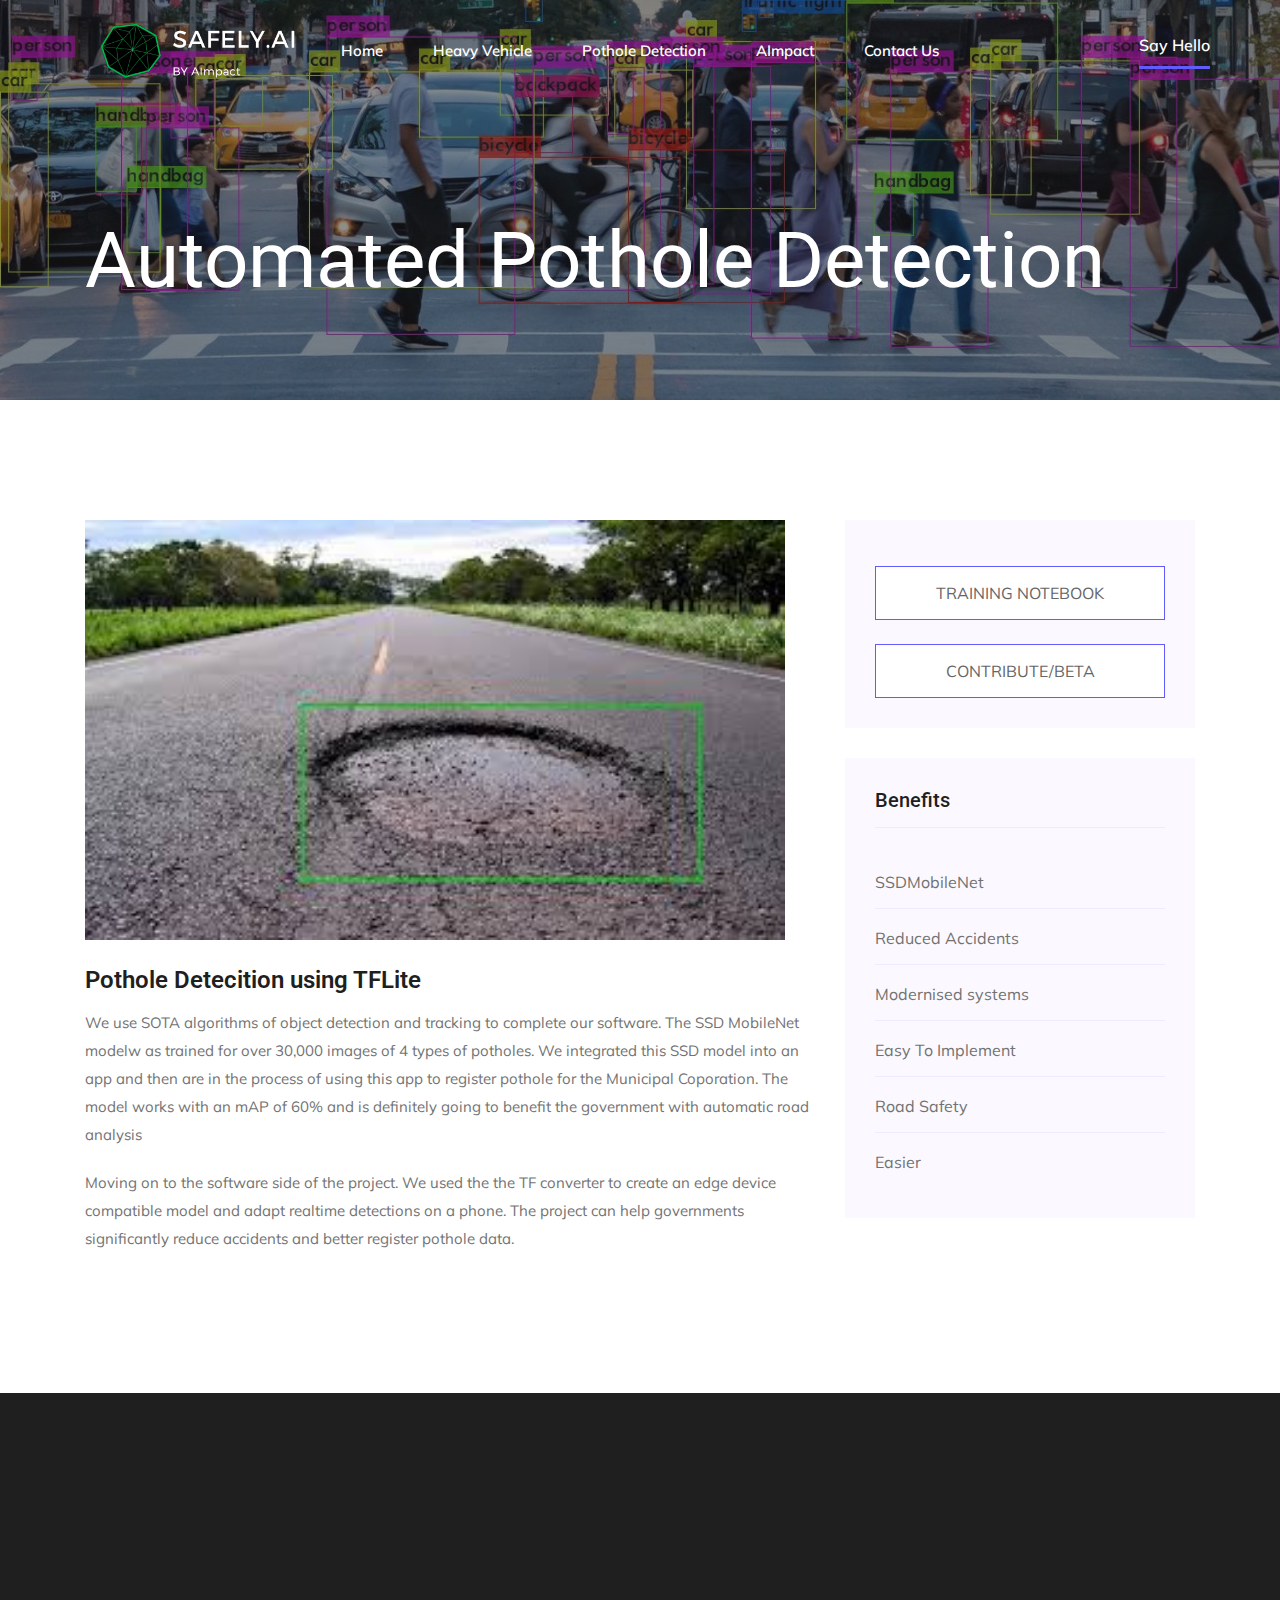
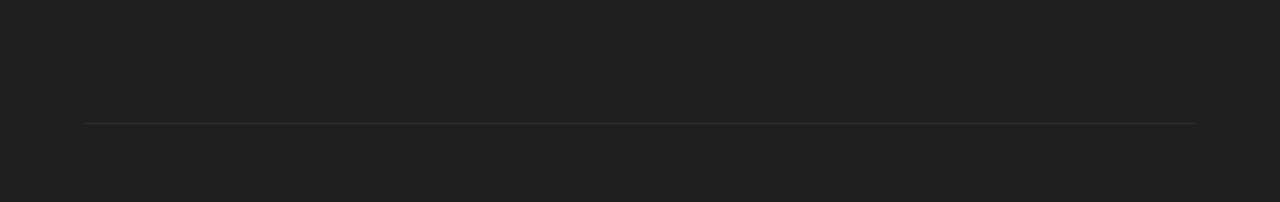
<file: pothole.html>
<!doctype html>
<html class="no-js" lang="zxx">

<head>
   <meta charset="utf-8">
   <meta http-equiv="x-ua-compatible" content="ie=edge">
   <title>StartUp</title>
   <meta name="description" content="">
   <meta name="viewport" content="width=device-width, initial-scale=1">

   <!-- <link rel="manifest" href="site.webmanifest"> -->
   <!-- Place favicon.ico in the root directory -->

   <!-- CSS here -->
   <link rel="stylesheet" href="css/bootstrap.min.css">
   <link rel="stylesheet" href="css/owl.carousel.min.css">
   <link rel="stylesheet" href="css/magnific-popup.css">
   <link rel="stylesheet" href="css/font-awesome.min.css">
   <link rel="stylesheet" href="css/themify-icons.css">
   <link rel="stylesheet" href="css/nice-select.css">
   <link rel="stylesheet" href="css/flaticon.css">
   <link rel="stylesheet" href="css/gijgo.css">
   <link rel="stylesheet" href="css/animate.min.css">
   <link rel="stylesheet" href="css/slicknav.css">
   <link rel="stylesheet" href="css/style.css">
   <!-- <link rel="stylesheet" href="css/responsive.css"> -->
</head>



<body>
   <!--[if lte IE 9]>
            <p class="browserupgrade">You are using an <strong>outdated</strong> browser. Please <a href="https://browsehappy.com/">upgrade your browser</a> to improve your experience and security.</p>
        <![endif]-->
    <!-- header-start -->
    <header>
        <div class="header-area ">
            <div id="sticky-header" class="main-header-area">
                <div class="container-fluid p-0">
                    <div class="row align-items-center no-gutters">
                        <div class="col-xl-2 col-lg-2">
                            <div class="logo-img">
                                <a href="index.html">
                                    <img width="300" height=100 src="img/logo.png" alt="">
                                </a>
                            </div>
                        </div>
                        <div class="col-xl-8 col-lg-8">
                            <div class="main-menu  d-none d-lg-block text-center">
                                <nav>
                                    <ul id="navigation">
                                        <li><a class="active" href="index.html">home</a></li>
                                        <li><a href="heavy-vehicle.html">Heavy Vehicle</a></li>
                                        <li><a href="pothole.html">Pothole Detection</a></li>
                                        <li><a href="https://aimpact.in">AImpact</a></li>
                                        <li><a href="contact.html">Contact Us</a></li>
                                    </ul>
                                </nav>
                            </div>
                        </div>
                        <div class="col-lg-2 d-none d-lg-block">
                            <div class="log_chat_area d-flex align-items-end">
                                <a href="#" data-scroll-nav="0" class="say_hi">Say Hello</a>
                            </div>
                        </div>
                        <div class="col-12">
                            <div class="mobile_menu d-block d-lg-none"></div>
                        </div>
                    </div>
                </div>
            </div>
        </div>
    </header>
  <!-- header-end -->

  <!-- bradcam_area  -->
  <div class="bradcam_area breadcam_bg_3">
   <div class="container">
     <div class="row">
         <div class="col-xl-12">
             <div class="bradcam_text">
                 <h3>Automated Pothole Detection</h3>
             </div>
         </div>
     </div>
   </div>
 </div>
 <!-- /bradcam_area  -->

   <!--================Blog Area =================-->
   <section class="blog_area single-post-area section-padding">
      <div class="container">
         <div class="row">
            <div class="col-lg-8 posts-list">
               <div class="single-post">
                  <div class="feature-img">
                     <img width="700" height="400" class="img-fluid" src="img/pothole.jpeg" alt="">
                  </div>
                  <div class="blog_details">
                     <h2>Pothole Detecition using TFLite
                     </h2>
                     <!-- <ul class="blog-info-link mt-3 mb-4">
                        <li><a href="#"><i class="fa fa-user"></i> Travel, Lifestyle</a></li>
                        <li><a href="#"><i class="fa fa-comments"></i> 03 Comments</a></li>
                     </ul> -->
                     <p class="excert">
                        We use SOTA algorithms of object detection and tracking to complete our software. The SSD MobileNet modelw as trained
                        for over 30,000 images of 4 types of potholes. We integrated this SSD model into an app and then are in the process
                        of using this app to register pothole for the Municipal Coporation. The model works with an mAP of 60% and is definitely
                        going to benefit the government with automatic road analysis
                     </p>
                     <p>
                       Moving on to the software side of the project. We used the the TF converter to create an edge device compatible model
                       and adapt realtime detections on a phone. The project can help governments significantly reduce accidents and better
                       register pothole data.
                     </p>
                     <!-- <div class="quote-wrapper">
                        <div class="quotes">
                           Our project is very simple. To combat the movement of the most dangerous vehicles on the road
                           we have created an automatic detection challan system. If you are on wrong route on wrong time
                           of the day our software guarantees that you will not go unpunished. With SOTA algorithms, we use AI
                           to make our roads truly safe

                           </article>
                        </div>
                     </div> -->
                     <!-- <h2>Seeing the software in action
                     </h2>

                     <p>
                      What you see below is our beta version. The model is reading the video albeit with a few discrepancies and creating a modernied WebApp report as seen below.
                      With one program, we get to know the location of the violation, the number plate of the car and in fact the very time it happened which truly makes the
                      system all-encompassing
                     </p>
                     <br><br>
                     <h3>A reference Image</h3>
                     <br>
                     <img width=700 height="400" src="img/h.png" alt="">
                     <br><br>
                     <h3>YOLOv4 custom trained in action</h3>
                     <br>
                     <img width=700 height="400" src="img/main.gif" alt="">
                     <br>
                     <br><br>
                     <h3>Our custom WebApp reports</h3>
                     <br>
                     <img width=700 height="400" src="img/main4.gif" alt="">
                     <br><br>
                     <h3>The model at night</h3>
                     <br>
                     <img width=700 height="400" src="img/main2.gif" alt=""> -->
                  </div>
               </div>



            </div>
            <div class="col-lg-4">
               <div class="blog_right_sidebar">
                  <aside class="single_sidebar_widget search_widget">
                     <form action="#">
                        <div class="form-group">
                           <div class="input-group mb-3">
                           </div>
                        </div>
                        <button class="button rounded-0 primary-bg text-white w-100 btn_1 boxed-btn"
                           type="submit"> <a href="https://docs.google.com/presentation/d/1GOalFqYjFRvIbleB2anOerfaUNQ77cCBgSihTsr6TGo/edit?usp=sharing">Training Notebook</a> </button>
                           <br><br>
                            <button class="button rounded-0 primary-bg text-white w-100 btn_1 boxed-btn"
                           type="submit"> <a href="https://forms.gle/zZtgFsLVrfoAkh9k9">Contribute/Beta</a> </button>
                     </form>
                  </aside>
                  <aside class="single_sidebar_widget post_category_widget">
                     <h4 class="widget_title">Benefits</h4>
                     <ul class="list cat-list">
                        <li>
                           <a href="#" class="d-flex">
                              <p>SSDMobileNet</p>

                           </a>
                        </li>
                        <li>
                           <a href="#" class="d-flex">
                              <p>Reduced Accidents</p>

                           </a>
                        </li>
                        <li>
                           <a href="#" class="d-flex">
                              <p>Modernised systems</p>

                           </a>
                        </li>
                        <li>
                           <a href="#" class="d-flex">
                              <p>Easy To Implement</p>

                           </a>
                        </li>
                        <li>
                           <a href="#" class="d-flex">
                              <p>Road Safety</p>

                           </a>
                        </li>
                        <li>
                           <a href="#" class="d-flex">
                              <p>Easier</p>

                           </a>
                        </li>
                     </ul>
                  </aside>
                  <!-- <aside class="single_sidebar_widget popular_post_widget">
                     <h3 class="widget_title">Recent Post</h3>
                     <div class="media post_item">
                        <img src="img/post/post_1.png" alt="post">
                        <div class="media-body">
                           <a href="single-blog.html">
                              <h3>From life was you fish...</h3>
                           </a>
                           <p>January 12, 2019</p>
                        </div>
                     </div>
                     <div class="media post_item">
                        <img src="img/post/post_2.png" alt="post">
                        <div class="media-body">
                           <a href="single-blog.html">
                              <h3>The Amazing Hubble</h3>
                           </a>
                           <p>02 Hours ago</p>
                        </div>
                     </div>
                     <div class="media post_item">
                        <img src="img/post/post_3.png" alt="post">
                        <div class="media-body">
                           <a href="single-blog.html">
                              <h3>Astronomy Or Astrology</h3>
                           </a>
                           <p>03 Hours ago</p>
                        </div>
                     </div>
                     <div class="media post_item">
                        <img src="img/post/post_4.png" alt="post">
                        <div class="media-body">
                           <a href="single-blog.html">
                              <h3>Asteroids telescope</h3>
                           </a>
                           <p>01 Hours ago</p>
                        </div>
                     </div>
                  </aside> -->
                  <!-- <aside class="single_sidebar_widget tag_cloud_widget">
                     <h4 class="widget_title">Tag Clouds</h4>
                     <ul class="list">
                        <li>
                           <a href="#">project</a>
                        </li>
                        <li>
                           <a href="#">love</a>
                        </li>
                        <li>
                           <a href="#">technology</a>
                        </li>
                        <li>
                           <a href="#">travel</a>
                        </li>
                        <li>
                           <a href="#">restaurant</a>
                        </li>
                        <li>
                           <a href="#">life style</a>
                        </li>
                        <li>
                           <a href="#">design</a>
                        </li>
                        <li>
                           <a href="#">illustration</a>
                        </li>
                     </ul>
                  </aside> -->
                  <!-- <aside class="single_sidebar_widget instagram_feeds">
                     <h4 class="widget_title">Instagram Feeds</h4>
                     <ul class="instagram_row flex-wrap">
                        <li>
                           <a href="#">
                              <img class="img-fluid" src="img/post/post_5.png" alt="">
                           </a>
                        </li>
                        <li>
                           <a href="#">
                              <img class="img-fluid" src="img/post/post_6.png" alt="">
                           </a>
                        </li>
                        <li>
                           <a href="#">
                              <img class="img-fluid" src="img/post/post_7.png" alt="">
                           </a>
                        </li>
                        <li>
                           <a href="#">
                              <img class="img-fluid" src="img/post/post_8.png" alt="">
                           </a>
                        </li>
                        <li>
                           <a href="#">
                              <img class="img-fluid" src="img/post/post_9.png" alt="">
                           </a>
                        </li>
                        <li>
                           <a href="#">
                              <img class="img-fluid" src="img/post/post_10.png" alt="">
                           </a>
                        </li>
                     </ul>
                  </aside>
                  <aside class="single_sidebar_widget newsletter_widget">
                     <h4 class="widget_title">Newsletter</h4>
                     <form action="#">
                        <div class="form-group">
                           <input type="email" class="form-control" onfocus="this.placeholder = ''"
                              onblur="this.placeholder = 'Enter email'" placeholder='Enter email' required>
                        </div>
                        <button class="button rounded-0 primary-bg text-white w-100 btn_1 boxed-btn"
                           type="submit">Subscribe</button>
                     </form>
                  </aside> -->
               </div>
            </div>
         </div>
      </div>
   </section>
   <!--================ Blog Area end =================-->


    <!-- footer start -->
    <footer class="footer">
      <div class="footer_top">
          <div class="container">
              <div class="row align-items-center">
                  <div class="col-lg-2 col-md-3">
                      <div class="footer_logo wow fadeInRight" data-wow-duration="1s" data-wow-delay=".3s">
                          <a href="index.html">
                              <img width="200" height=70 style="margin-right:10px !important;" src="img/logo.png" alt="">
                          </a>
                      </div>
                  </div>
                  <div class="col-xl-7 col-lg-7 col-md-9">
                      <div class="menu_links">
                          <ul>
                              <li><a style="margi-left:10px;" class="wow fadeInDown" data-wow-duration="1s" data-wow-delay=".2s" href="#">About</a class="wow fadeInUp" data-wow-duration="1s" data-wow-delay=".3s"></li>
                              <li><a class="wow fadeInDown" data-wow-duration="1s" data-wow-delay=".4s" href="#">Services</a></li>
                              <li><a class="wow fadeInDown" data-wow-duration="1s" data-wow-delay=".6s" href="#">Portfolio</a></li>
                              <li><a class="wow fadeInDown" data-wow-duration="1s" data-wow-delay=".8s" href="#">Pages</a></li>
                              <li><a class="wow fadeInDown" data-wow-duration="1s" data-wow-delay="1s" href="#">Blog</a></li>
                              <li><a class="wow fadeInDown" data-wow-duration="1s" data-wow-delay="1.1s" href="#">Contact</a></li>
                          </ul>
                      </div>
                  </div>
                  <div class="col-lg-3 col-md-12">
                      <div class="socail_links">
                          <ul>
                              <li><a class="wow fadeInUp" data-wow-duration="1s" data-wow-delay=".3s" href="#"> <i class="fa fa-facebook"></i> </a></li>
                              <li><a class="wow fadeInUp" data-wow-duration="1s" data-wow-delay=".4s" href="#"> <i class="fa fa-twitter"></i> </a></li>
                              <li><a class="wow fadeInUp" data-wow-duration="1s" data-wow-delay=".5s" href="#"> <i class="fa fa-instagram"></i> </a></li>
                              <li><a class="wow fadeInUp" data-wow-duration="1s" data-wow-delay=".6s" href="#"> <i class="fa fa-google-plus"></i> </a></li>
                          </ul>
                      </div>
                  </div>
              </div>
          </div>
      </div>
      <div class="copy-right_text">
          <div class="container">
              <div class="footer_border"></div>
              <div class="row">
                  <div class="col-xl-12">
                      <p class="copy_right text-center wow fadeInUp" data-wow-duration="1s" data-wow-delay="1.3s">
                          <!-- Link back to Colorlib can't be removed. Template is licensed under CC BY 3.0. -->
Copyright &copy;<script>document.write(new Date().getFullYear());</script> All rights reserved | This template is made with <i class="fa fa-heart-o" aria-hidden="true"></i> by <a href="https://colorlib.com" target="_blank">Colorlib</a>
<!-- Link back to Colorlib can't be removed. Template is licensed under CC BY 3.0. -->
                      </p>
                  </div>
              </div>
          </div>
      </div>
  </footer>
  <!--/ footer end  -->


   <!-- JS here -->
   <script src="js/vendor/modernizr-3.5.0.min.js"></script>
   <script src="js/vendor/jquery-1.12.4.min.js"></script>
   <script src="js/popper.min.js"></script>
   <script src="js/bootstrap.min.js"></script>
   <script src="js/owl.carousel.min.js"></script>
   <script src="js/isotope.pkgd.min.js"></script>
   <script src="js/ajax-form.js"></script>
   <script src="js/waypoints.min.js"></script>
   <script src="js/jquery.counterup.min.js"></script>
   <script src="js/imagesloaded.pkgd.min.js"></script>
   <script src="js/scrollIt.js"></script>
   <script src="js/jquery.scrollUp.min.js"></script>
   <script src="js/wow.min.js"></script>
   <script src="js/nice-select.min.js"></script>
   <script src="js/jquery.slicknav.min.js"></script>
   <script src="js/jquery.magnific-popup.min.js"></script>
   <script src="js/plugins.js"></script>
   <script src="js/gijgo.min.js"></script>

   <!--contact js-->
   <script src="js/contact.js"></script>
   <script src="js/jquery.ajaxchimp.min.js"></script>
   <script src="js/jquery.form.js"></script>
   <script src="js/jquery.validate.min.js"></script>
   <script src="js/mail-script.js"></script>

   <script src="js/main.js"></script>
   <script type="text/javascript">
       $(document).ready(function(){
      $('.customer-logos').slick({
          slidesToShow: 6,
          slidesToScroll: 1,
          autoplay: true,
          autoplaySpeed: 1500,
          arrows: false,
          dots: false,
          pauseOnHover: false,
          responsive: [{
              breakpoint: 768,
              settings: {
                  slidesToShow: 4
              }
          }, {
              breakpoint: 520,
              settings: {
                  slidesToShow: 3
              }
          }]
      });
    });
   </script>
</body>

</html>
</file>
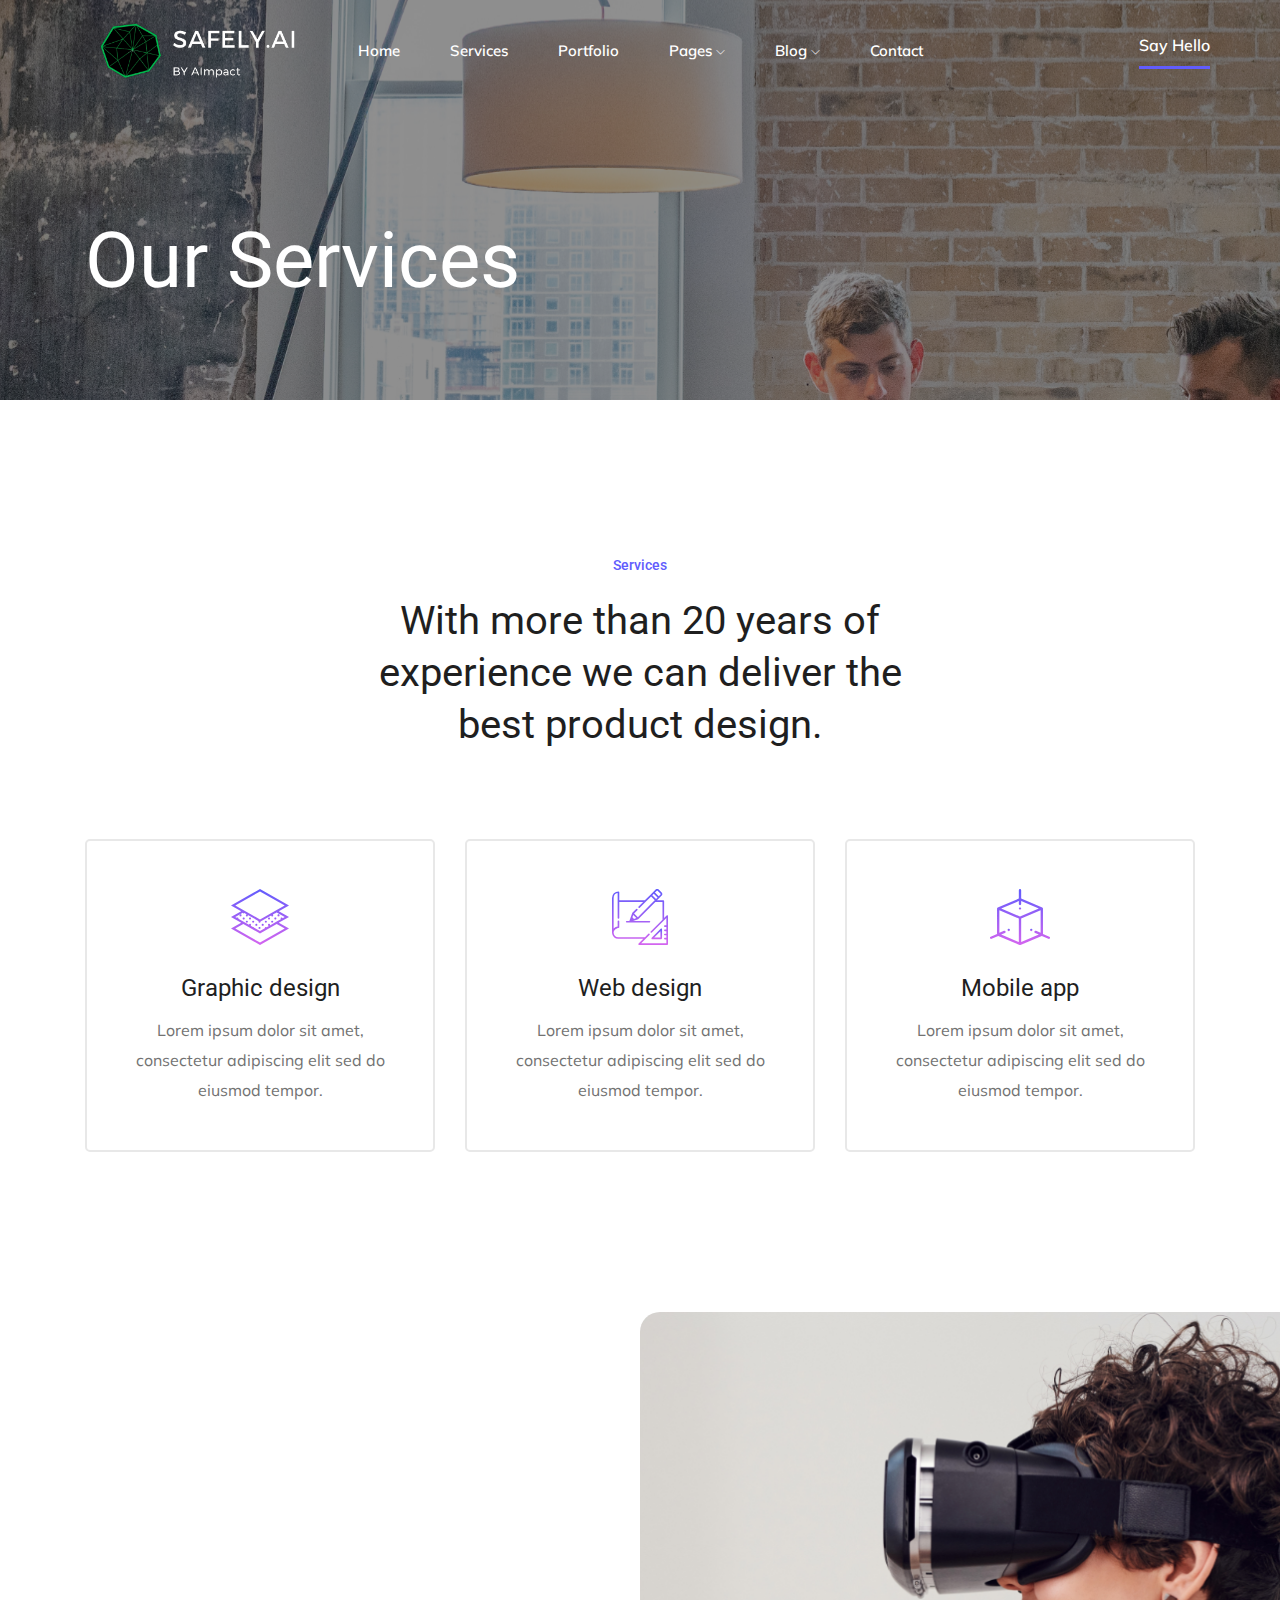
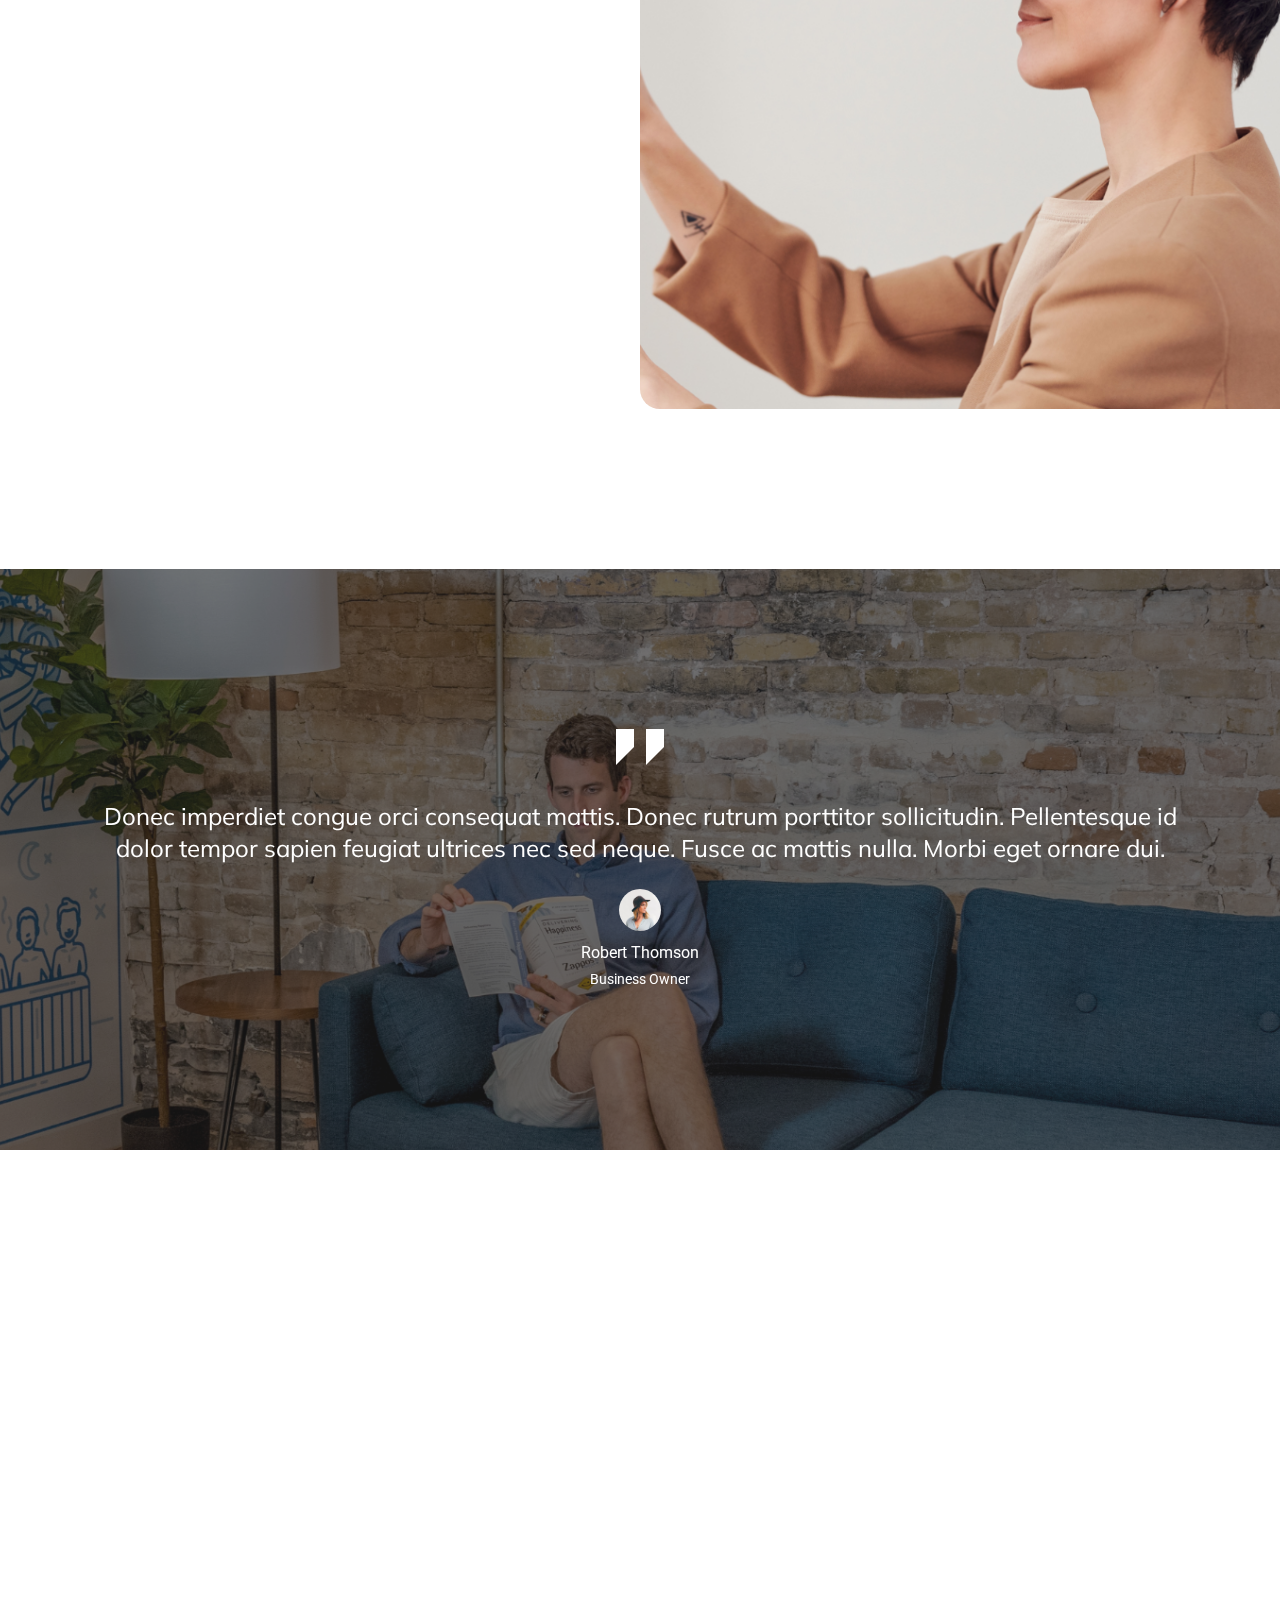
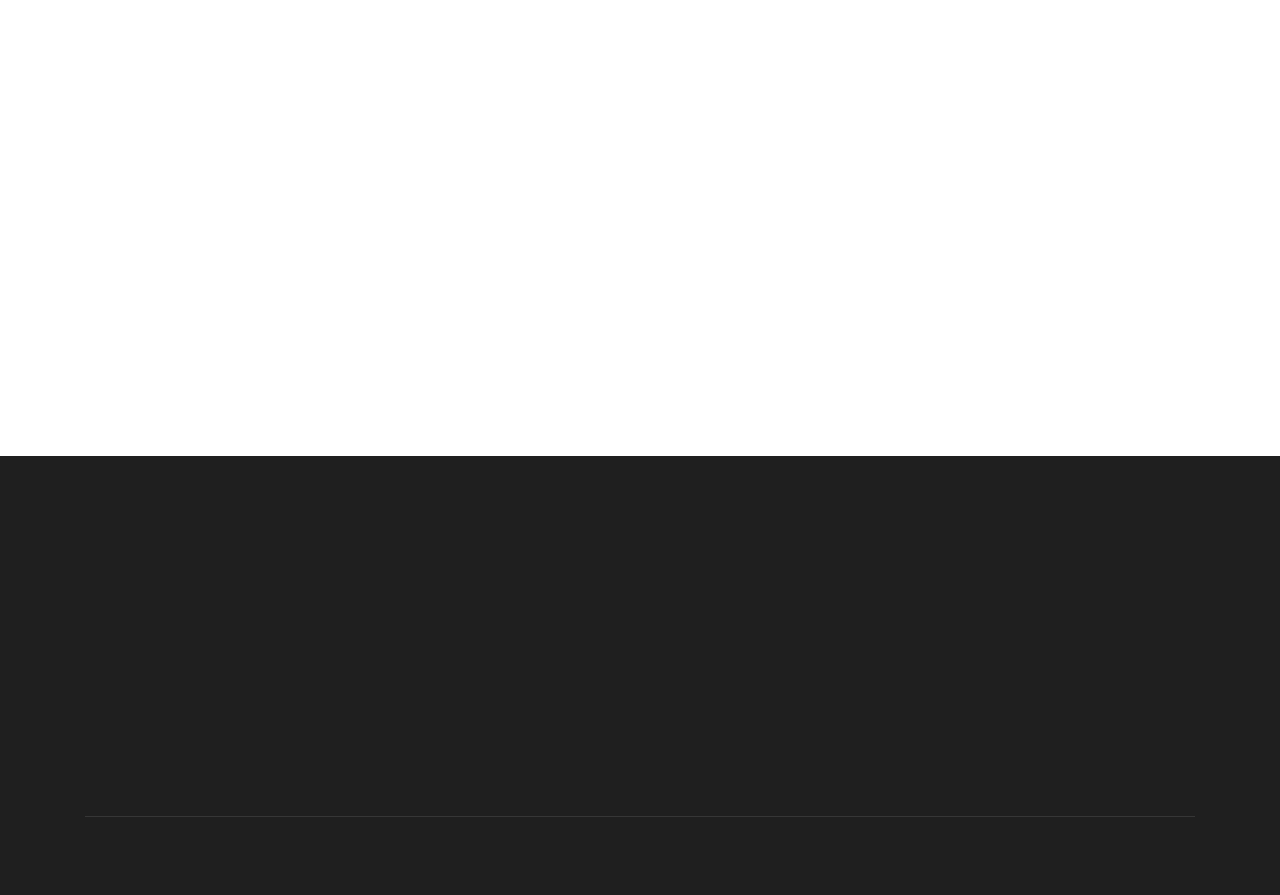
<file: service.html>
<!doctype html>
<html class="no-js" lang="zxx">

<head>
    <meta charset="utf-8">
    <meta http-equiv="x-ua-compatible" content="ie=edge">
    <title>StartUp</title>
    <meta name="description" content="">
    <meta name="viewport" content="width=device-width, initial-scale=1">

    <!-- <link rel="manifest" href="site.webmanifest"> -->
    <!-- Place favicon.ico in the root directory -->

    <!-- CSS here -->
    <link rel="stylesheet" href="css/bootstrap.min.css">
    <link rel="stylesheet" href="css/owl.carousel.min.css">
    <link rel="stylesheet" href="css/magnific-popup.css">
    <link rel="stylesheet" href="css/font-awesome.min.css">
    <link rel="stylesheet" href="css/themify-icons.css">
    <link rel="stylesheet" href="css/nice-select.css">
    <link rel="stylesheet" href="css/flaticon.css">
    <link rel="stylesheet" href="css/gijgo.css">
    <link rel="stylesheet" href="css/animate.min.css">
    <link rel="stylesheet" href="css/slick.css">
    <link rel="stylesheet" href="css/slicknav.css">
    <link rel="stylesheet" href="css/style.css">
    <!-- <link rel="stylesheet" href="css/responsive.css"> -->
</head>

<body>
    <!--[if lte IE 9]>
            <p class="browserupgrade">You are using an <strong>outdated</strong> browser. Please <a href="https://browsehappy.com/">upgrade your browser</a> to improve your experience and security.</p>
        <![endif]-->

    <!-- header-start -->
    <header>
        <div class="header-area ">
            <div id="sticky-header" class="main-header-area">
                <div class="container-fluid p-0">
                    <div class="row align-items-center no-gutters">
                        <div class="col-xl-2 col-lg-2">
                            <div class="logo-img">
                                <a href="index.html">
                                    <img width="300" height=100 src="img/logo.png" alt="">
                                </a>
                            </div>
                        </div>
                        <div class="col-xl-8 col-lg-8">
                            <div class="main-menu  d-none d-lg-block text-center">
                                <nav>
                                    <ul id="navigation">
                                        <li><a class="active" href="index.html">home</a></li>
                                        <li><a href="service.html">services</a></li>
                                        <li><a href="Portfolio.html">Portfolio</a></li>
                                        <li><a href="#">pages <i class="ti-angle-down"></i></a>
                                            <ul class="submenu">
                                                <li><a href="portfolio_details.html">Portfolio details</a></li>
                                                <li><a href="about.html">about</a></li>
                                                <li><a href="elements.html">elements</a></li>
                                            </ul>
                                        </li>

                                        <li><a href="#">blog <i class="ti-angle-down"></i></a>
                                            <ul class="submenu">
                                                <li><a href="blog.html">blog</a></li>
                                                <li><a href="single-blog.html">single-blog</a></li>
                                            </ul>
                                        </li>
                                        <li><a href="contact.html">Contact</a></li>
                                    </ul>
                                </nav>
                            </div>
                        </div>
                        <div class="col-lg-2 d-none d-lg-block">
                            <div class="log_chat_area d-flex align-items-end">
                                <a href="#" target="_black" class="say_hi">Say Hello</a>
                            </div>
                        </div>
                        <div class="col-12">
                            <div class="mobile_menu d-block d-lg-none"></div>
                        </div>
                    </div>
                </div>
            </div>
        </div>
    </header>
    <!-- header-end -->

     <!-- bradcam_area  -->
     <div class="bradcam_area bradcam_bg_1">
        <div class="container">
            <div class="row">
                <div class="col-xl-12">
                    <div class="bradcam_text">
                        <h3>Our Services</h3>
                    </div>
                </div>
            </div>
        </div>
    </div>
    <!-- /bradcam_area  -->

    <!-- service_area  -->
    <div class="service_area">
        <div class="container">
            <div class="row justify-content-center">
                <div class="col-lg-6">
                    <div class="section_title text-center mb-70">
                        <span class="wow fadeInUp" data-wow-duration="1s" data-wow-delay=".1s" >Services</span>
                        <h3 class="wow fadeInUp" data-wow-duration="1.2s" data-wow-delay=".2s">With more than 20 years of
                            experience we can deliver the
                            best product design.</h3>
                    </div>
                </div>
            </div>
            <div class="row">
                <div class="col-xl-4 col-md-4">
                    <div class="single_service text-center wow fadeInLeft" data-wow-duration="1.2s" data-wow-delay=".4s">
                        <div class="icon">
                            <img src="img/svg_icon/1.svg" alt="">
                        </div>
                        <h3>Graphic design</h3>
                        <p>Lorem ipsum dolor sit amet, consectetur adipiscing elit sed do eiusmod tempor.</p>
                    </div>
                </div>
                <div class="col-xl-4 col-md-4">
                    <div class="single_service text-center wow fadeInUp" data-wow-duration="1s" data-wow-delay=".3s">
                        <div class="icon">
                            <img src="img/svg_icon/2.svg" alt="">
                        </div>
                        <h3>Web design</h3>
                        <p>Lorem ipsum dolor sit amet, consectetur adipiscing elit sed do eiusmod tempor.</p>
                    </div>
                </div>
                <div class="col-xl-4 col-md-4">
                    <div class="single_service text-center wow fadeInRight" data-wow-duration="1.2s" data-wow-delay=".4s">
                        <div class="icon">
                            <img src="img/svg_icon/3.svg" alt="">
                        </div>
                        <h3>Mobile app</h3>
                        <p>Lorem ipsum dolor sit amet, consectetur adipiscing elit sed do eiusmod tempor.</p>
                    </div>
                </div>
            </div>
        </div>
    </div>
    <!--/ service_area  -->

    <div class="how_we_work_area extra_margin_bottom">
        <div class="container">
            <div class="row">
                <div class="col-lg-5">
                    <div class="work_info">
                        <div class="section_title">
                            <h3 class="wow fadeInLeft" data-wow-duration="1s" data-wow-delay=".3s">How we work</h3>
                            <p class="mid_text wow fadeInLeft" data-wow-duration="1s" data-wow-delay=".4s">“Function information without cross action media value.</p>
                            <p class="last_p wow fadeInRight" data-wow-duration="1s" data-wow-delay=".5s">Efficiently unleash cross-media tour function information without cross action media value. Quickly maximize timely deliverables for real-time schemas.</p>
                        </div>
                        <div class="video_watch d-flex align-items-center">
                            <div class="play_btn wow fadeInUp" data-wow-duration="1s" data-wow-delay=".6s">
                                <a href="https://www.youtube.com/watch?v=D7tF-cY2M9o" class="video_icon popup-video"> <i class="fa fa-play"></i> </a>
                            </div>
                           <span class="wow fadeInLeft" data-wow-duration="1s" data-wow-delay=".7s"> Watch Video</span>
                        </div>
                    </div>
                </div>
            </div>
        </div>
    </div>


    <!-- testimonial_area  -->
    <div class="testimonial_area ">
        <div class="container">
            <div class="row">
                <div class="col-xl-12">
                    <div class="testmonial_active owl-carousel">
                        <div class="single_carousel">
                                <div class="single_testmonial text-center">
                                        <div class="quote">
                                            <img src="img/testmonial/quote.svg" alt="">
                                        </div>
                                        <p>Donec imperdiet congue orci consequat mattis. Donec rutrum porttitor <br>
                                                sollicitudin. Pellentesque id dolor tempor sapien feugiat ultrices nec sed neque.  <br>
                                                Fusce ac mattis nulla. Morbi eget ornare dui. </p>
                                        <div class="testmonial_author">
                                            <div class="thumb">
                                                    <img src="img/testmonial/thumb.png" alt="">
                                            </div>
                                            <h3>Robert Thomson</h3>
                                            <span>Business Owner</span>
                                        </div>
                                    </div>
                        </div>
                        <div class="single_carousel">
                                <div class="single_testmonial text-center">
                                        <div class="quote">
                                            <img src="img/testmonial/quote.svg" alt="">
                                        </div>
                                        <p>Donec imperdiet congue orci consequat mattis. Donec rutrum porttitor <br>
                                                sollicitudin. Pellentesque id dolor tempor sapien feugiat ultrices nec sed neque.  <br>
                                                Fusce ac mattis nulla. Morbi eget ornare dui. </p>
                                        <div class="testmonial_author">
                                            <div class="thumb">
                                                    <img src="img/testmonial/thumb.png" alt="">
                                            </div>
                                            <h3>Robert Thomson</h3>
                                            <span>Business Owner</span>
                                        </div>
                                    </div>
                        </div>
                        <div class="single_carousel">
                                <div class="single_testmonial text-center">
                                        <div class="quote">
                                            <img src="img/testmonial/quote.svg" alt="">
                                        </div>
                                        <p>Donec imperdiet congue orci consequat mattis. Donec rutrum porttitor <br>
                                                sollicitudin. Pellentesque id dolor tempor sapien feugiat ultrices nec sed neque.  <br>
                                                Fusce ac mattis nulla. Morbi eget ornare dui. </p>
                                        <div class="testmonial_author">
                                            <div class="thumb">
                                                    <img src="img/testmonial/thumb.png" alt="">
                                            </div>
                                            <h3>Robert Thomson</h3>
                                            <span>Business Owner</span>
                                        </div>
                                    </div>
                        </div>
                    </div>
                </div>
            </div>
        </div>
    </div>
    <!-- /testimonial_area  -->

    <div class="get_in_tauch_area">
        <div class="container">
            <div class="row justify-content-center">
                <div class="col-lg-6">
                    <div class="section_title text-center mb-90">
                        <h3 class="wow fadeInUp" data-wow-duration="1s" data-wow-delay=".3s">Get in Touch</h3>
                        <p class="wow fadeInUp" data-wow-duration="1s" data-wow-delay=".4s">Tour function information without cross action media value quickly maximize timely deliverables.</p>
                    </div>
                </div>
            </div>
            <div class="row justify-content-center">
                <div class="col-lg-8">
                    <div class="touch_form">
                        <form action="#">
                            <div class="row">
                                <div class="col-md-6">
                                    <div class="single_input wow fadeInUp" data-wow-duration="1s" data-wow-delay=".3s">
                                        <input type="text" placeholder="Your Name" >
                                    </div>
                                </div>
                                <div class="col-md-6">
                                    <div class="single_input wow fadeInUp" data-wow-duration="1s" data-wow-delay=".4s">
                                        <input type="email" placeholder="Email" >
                                    </div>
                                </div>
                                <div class="col-md-12">
                                    <div class="single_input wow fadeInUp" data-wow-duration="1s" data-wow-delay=".5s">
                                        <input type="email" placeholder="Subject" >
                                    </div>
                                </div>
                                <div class="col-md-12">
                                    <div class="single_input wow fadeInUp" data-wow-duration="1s" data-wow-delay=".6s">
                                       <textarea name="" id="" cols="30" placeholder="Message" rows="10"></textarea>
                                    </div>
                                </div>
                                <div class="col-lg-12">
                                    <div class="submit_btn wow fadeInUp" data-wow-duration="1s" data-wow-delay=".7s">
                                        <button class="boxed-btn3" type="submit">Send Message</button>
                                    </div>
                                </div>
                            </div>
                        </form>
                    </div>
                </div>
            </div>
        </div>
    </div>


    <!-- footer start -->
    <footer class="footer">
        <div class="footer_top">
            <div class="container">
                <div class="row align-items-center">
                    <div class="col-lg-2 col-md-3">
                        <div class="footer_logo wow fadeInRight" data-wow-duration="1s" data-wow-delay=".3s">
                            <a href="index.html">
                                <img width="300" height=100 src="img/logo.png" alt="">
                            </a>
                        </div>
                    </div>
                    <div class="col-xl-7 col-lg-7 col-md-9">
                        <div class="menu_links">
                            <ul>
                                <li><a class="wow fadeInDown" data-wow-duration="1s" data-wow-delay=".2s" href="#">About</a class="wow fadeInUp" data-wow-duration="1s" data-wow-delay=".3s"></li>
                                <li><a class="wow fadeInDown" data-wow-duration="1s" data-wow-delay=".4s" href="#">Services</a></li>
                                <li><a class="wow fadeInDown" data-wow-duration="1s" data-wow-delay=".6s" href="#">Portfolio</a></li>
                                <li><a class="wow fadeInDown" data-wow-duration="1s" data-wow-delay=".8s" href="#">Pages</a></li>
                                <li><a class="wow fadeInDown" data-wow-duration="1s" data-wow-delay="1s" href="#">Blog</a></li>
                                <li><a class="wow fadeInDown" data-wow-duration="1s" data-wow-delay="1.1s" href="#">Contact</a></li>
                            </ul>
                        </div>
                    </div>
                    <div class="col-lg-3 col-md-12">
                        <div class="socail_links">
                            <ul>
                                <li><a class="wow fadeInUp" data-wow-duration="1s" data-wow-delay=".3s" href="#"> <i class="fa fa-facebook"></i> </a></li>
                                <li><a class="wow fadeInUp" data-wow-duration="1s" data-wow-delay=".4s" href="#"> <i class="fa fa-twitter"></i> </a></li>
                                <li><a class="wow fadeInUp" data-wow-duration="1s" data-wow-delay=".5s" href="#"> <i class="fa fa-instagram"></i> </a></li>
                                <li><a class="wow fadeInUp" data-wow-duration="1s" data-wow-delay=".6s" href="#"> <i class="fa fa-google-plus"></i> </a></li>
                            </ul>
                        </div>
                    </div>
                </div>
            </div>
        </div>
        <div class="copy-right_text">
            <div class="container">
                <div class="footer_border"></div>
                <div class="row">
                    <div class="col-xl-12">
                        <p class="copy_right text-center wow fadeInUp" data-wow-duration="1s" data-wow-delay="1.3s">
                            <!-- Link back to Colorlib can't be removed. Template is licensed under CC BY 3.0. -->
Copyright &copy;<script>document.write(new Date().getFullYear());</script> All rights reserved | This template is made with <i class="fa fa-heart-o" aria-hidden="true"></i> by <a href="https://colorlib.com" target="_blank">Colorlib</a>
<!-- Link back to Colorlib can't be removed. Template is licensed under CC BY 3.0. -->
                        </p>
                    </div>
                </div>
            </div>
        </div>
    </footer>
    <!--/ footer end  -->

    <!-- JS here -->
    <script src="js/vendor/modernizr-3.5.0.min.js"></script>
    <script src="js/vendor/jquery-1.12.4.min.js"></script>
    <script src="js/popper.min.js"></script>
    <script src="js/bootstrap.min.js"></script>
    <script src="js/owl.carousel.min.js"></script>
    <script src="js/isotope.pkgd.min.js"></script>
    <script src="js/ajax-form.js"></script>
    <script src="js/waypoints.min.js"></script>
    <script src="js/jquery.counterup.min.js"></script>
    <script src="js/imagesloaded.pkgd.min.js"></script>
    <script src="js/scrollIt.js"></script>
    <script src="js/jquery.scrollUp.min.js"></script>
    <script src="js/wow.min.js"></script>
    <script src="js/nice-select.min.js"></script>
    <script src="js/jquery.slicknav.min.js"></script>
    <script src="js/jquery.magnific-popup.min.js"></script>
    <script src="js/plugins.js"></script>
    <script src="js/gijgo.min.js"></script>

    <!--contact js-->
    <script src="js/contact.js"></script>
    <script src="js/jquery.ajaxchimp.min.js"></script>
    <script src="js/jquery.form.js"></script>
    <script src="js/jquery.validate.min.js"></script>
    <script src="js/mail-script.js"></script>

    <script src="js/main.js"></script>
</body>

</html>
</file>
<file: css/themify-icons.css>
@font-face {
	font-family: 'themify';
	src:url('../fonts/themify.eot?-fvbane');
	src:url('../fonts/themify.eot?#iefix-fvbane') format('embedded-opentype'),
		url('../fonts/themify.woff?-fvbane') format('woff'),
		url('../fonts/themify.ttf?-fvbane') format('truetype'),
		url('../fonts/themify.svg?-fvbane#themify') format('svg');
	font-weight: normal;
	font-style: normal;
}

[class^="ti-"], [class*=" ti-"] {
	font-family: 'themify';
	/* speak: none; */
	font-style: normal;
	font-weight: normal;
	font-variant: normal;
	text-transform: none;
	line-height: 1;

	/* Better Font Rendering =========== */
	-webkit-font-smoothing: antialiased;
	-moz-osx-font-smoothing: grayscale;
}

.ti-wand:before {
	content: "\e600";
}
.ti-volume:before {
	content: "\e601";
}
.ti-user:before {
	content: "\e602";
}
.ti-unlock:before {
	content: "\e603";
}
.ti-unlink:before {
	content: "\e604";
}
.ti-trash:before {
	content: "\e605";
}
.ti-thought:before {
	content: "\e606";
}
.ti-target:before {
	content: "\e607";
}
.ti-tag:before {
	content: "\e608";
}
.ti-tablet:before {
	content: "\e609";
}
.ti-star:before {
	content: "\e60a";
}
.ti-spray:before {
	content: "\e60b";
}
.ti-signal:before {
	content: "\e60c";
}
.ti-shopping-cart:before {
	content: "\e60d";
}
.ti-shopping-cart-full:before {
	content: "\e60e";
}
.ti-settings:before {
	content: "\e60f";
}
.ti-search:before {
	content: "\e610";
}
.ti-zoom-in:before {
	content: "\e611";
}
.ti-zoom-out:before {
	content: "\e612";
}
.ti-cut:before {
	content: "\e613";
}
.ti-ruler:before {
	content: "\e614";
}
.ti-ruler-pencil:before {
	content: "\e615";
}
.ti-ruler-alt:before {
	content: "\e616";
}
.ti-bookmark:before {
	content: "\e617";
}
.ti-bookmark-alt:before {
	content: "\e618";
}
.ti-reload:before {
	content: "\e619";
}
.ti-plus:before {
	content: "\e61a";
}
.ti-pin:before {
	content: "\e61b";
}
.ti-pencil:before {
	content: "\e61c";
}
.ti-pencil-alt:before {
	content: "\e61d";
}
.ti-paint-roller:before {
	content: "\e61e";
}
.ti-paint-bucket:before {
	content: "\e61f";
}
.ti-na:before {
	content: "\e620";
}
.ti-mobile:before {
	content: "\e621";
}
.ti-minus:before {
	content: "\e622";
}
.ti-medall:before {
	content: "\e623";
}
.ti-medall-alt:before {
	content: "\e624";
}
.ti-marker:before {
	content: "\e625";
}
.ti-marker-alt:before {
	content: "\e626";
}
.ti-arrow-up:before {
	content: "\e627";
}
.ti-arrow-right:before {
	content: "\e628";
}
.ti-arrow-left:before {
	content: "\e629";
}
.ti-arrow-down:before {
	content: "\e62a";
}
.ti-lock:before {
	content: "\e62b";
}
.ti-location-arrow:before {
	content: "\e62c";
}
.ti-link:before {
	content: "\e62d";
}
.ti-layout:before {
	content: "\e62e";
}
.ti-layers:before {
	content: "\e62f";
}
.ti-layers-alt:before {
	content: "\e630";
}
.ti-key:before {
	content: "\e631";
}
.ti-import:before {
	content: "\e632";
}
.ti-image:before {
	content: "\e633";
}
.ti-heart:before {
	content: "\e634";
}
.ti-heart-broken:before {
	content: "\e635";
}
.ti-hand-stop:before {
	content: "\e636";
}
.ti-hand-open:before {
	content: "\e637";
}
.ti-hand-drag:before {
	content: "\e638";
}
.ti-folder:before {
	content: "\e639";
}
.ti-flag:before {
	content: "\e63a";
}
.ti-flag-alt:before {
	content: "\e63b";
}
.ti-flag-alt-2:before {
	content: "\e63c";
}
.ti-eye:before {
	content: "\e63d";
}
.ti-export:before {
	content: "\e63e";
}
.ti-exchange-vertical:before {
	content: "\e63f";
}
.ti-desktop:before {
	content: "\e640";
}
.ti-cup:before {
	content: "\e641";
}
.ti-crown:before {
	content: "\e642";
}
.ti-comments:before {
	content: "\e643";
}
.ti-comment:before {
	content: "\e644";
}
.ti-comment-alt:before {
	content: "\e645";
}
.ti-close:before {
	content: "\e646";
}
.ti-clip:before {
	content: "\e647";
}
.ti-angle-up:before {
	content: "\e648";
}
.ti-angle-right:before {
	content: "\e649";
}
.ti-angle-left:before {
	content: "\e64a";
}
.ti-angle-down:before {
	content: "\e64b";
}
.ti-check:before {
	content: "\e64c";
}
.ti-check-box:before {
	content: "\e64d";
}
.ti-camera:before {
	content: "\e64e";
}
.ti-announcement:before {
	content: "\e64f";
}
.ti-brush:before {
	content: "\e650";
}
.ti-briefcase:before {
	content: "\e651";
}
.ti-bolt:before {
	content: "\e652";
}
.ti-bolt-alt:before {
	content: "\e653";
}
.ti-blackboard:before {
	content: "\e654";
}
.ti-bag:before {
	content: "\e655";
}
.ti-move:before {
	content: "\e656";
}
.ti-arrows-vertical:before {
	content: "\e657";
}
.ti-arrows-horizontal:before {
	content: "\e658";
}
.ti-fullscreen:before {
	content: "\e659";
}
.ti-arrow-top-right:before {
	content: "\e65a";
}
.ti-arrow-top-left:before {
	content: "\e65b";
}
.ti-arrow-circle-up:before {
	content: "\e65c";
}
.ti-arrow-circle-right:before {
	content: "\e65d";
}
.ti-arrow-circle-left:before {
	content: "\e65e";
}
.ti-arrow-circle-down:before {
	content: "\e65f";
}
.ti-angle-double-up:before {
	content: "\e660";
}
.ti-angle-double-right:before {
	content: "\e661";
}
.ti-angle-double-left:before {
	content: "\e662";
}
.ti-angle-double-down:before {
	content: "\e663";
}
.ti-zip:before {
	content: "\e664";
}
.ti-world:before {
	content: "\e665";
}
.ti-wheelchair:before {
	content: "\e666";
}
.ti-view-list:before {
	content: "\e667";
}
.ti-view-list-alt:before {
	content: "\e668";
}
.ti-view-grid:before {
	content: "\e669";
}
.ti-uppercase:before {
	content: "\e66a";
}
.ti-upload:before {
	content: "\e66b";
}
.ti-underline:before {
	content: "\e66c";
}
.ti-truck:before {
	content: "\e66d";
}
.ti-timer:before {
	content: "\e66e";
}
.ti-ticket:before {
	content: "\e66f";
}
.ti-thumb-up:before {
	content: "\e670";
}
.ti-thumb-down:before {
	content: "\e671";
}
.ti-text:before {
	content: "\e672";
}
.ti-stats-up:before {
	content: "\e673";
}
.ti-stats-down:before {
	content: "\e674";
}
.ti-split-v:before {
	content: "\e675";
}
.ti-split-h:before {
	content: "\e676";
}
.ti-smallcap:before {
	content: "\e677";
}
.ti-shine:before {
	content: "\e678";
}
.ti-shift-right:before {
	content: "\e679";
}
.ti-shift-left:before {
	content: "\e67a";
}
.ti-shield:before {
	content: "\e67b";
}
.ti-notepad:before {
	content: "\e67c";
}
.ti-server:before {
	content: "\e67d";
}
.ti-quote-right:before {
	content: "\e67e";
}
.ti-quote-left:before {
	content: "\e67f";
}
.ti-pulse:before {
	content: "\e680";
}
.ti-printer:before {
	content: "\e681";
}
.ti-power-off:before {
	content: "\e682";
}
.ti-plug:before {
	content: "\e683";
}
.ti-pie-chart:before {
	content: "\e684";
}
.ti-paragraph:before {
	content: "\e685";
}
.ti-panel:before {
	content: "\e686";
}
.ti-package:before {
	content: "\e687";
}
.ti-music:before {
	content: "\e688";
}
.ti-music-alt:before {
	content: "\e689";
}
.ti-mouse:before {
	content: "\e68a";
}
.ti-mouse-alt:before {
	content: "\e68b";
}
.ti-money:before {
	content: "\e68c";
}
.ti-microphone:before {
	content: "\e68d";
}
.ti-menu:before {
	content: "\e68e";
}
.ti-menu-alt:before {
	content: "\e68f";
}
.ti-map:before {
	content: "\e690";
}
.ti-map-alt:before {
	content: "\e691";
}
.ti-loop:before {
	content: "\e692";
}
.ti-location-pin:before {
	content: "\e693";
}
.ti-list:before {
	content: "\e694";
}
.ti-light-bulb:before {
	content: "\e695";
}
.ti-Italic:before {
	content: "\e696";
}
.ti-info:before {
	content: "\e697";
}
.ti-infinite:before {
	content: "\e698";
}
.ti-id-badge:before {
	content: "\e699";
}
.ti-hummer:before {
	content: "\e69a";
}
.ti-home:before {
	content: "\e69b";
}
.ti-help:before {
	content: "\e69c";
}
.ti-headphone:before {
	content: "\e69d";
}
.ti-harddrives:before {
	content: "\e69e";
}
.ti-harddrive:before {
	content: "\e69f";
}
.ti-gift:before {
	content: "\e6a0";
}
.ti-game:before {
	content: "\e6a1";
}
.ti-filter:before {
	content: "\e6a2";
}
.ti-files:before {
	content: "\e6a3";
}
.ti-file:before {
	content: "\e6a4";
}
.ti-eraser:before {
	content: "\e6a5";
}
.ti-envelope:before {
	content: "\e6a6";
}
.ti-download:before {
	content: "\e6a7";
}
.ti-direction:before {
	content: "\e6a8";
}
.ti-direction-alt:before {
	content: "\e6a9";
}
.ti-dashboard:before {
	content: "\e6aa";
}
.ti-control-stop:before {
	content: "\e6ab";
}
.ti-control-shuffle:before {
	content: "\e6ac";
}
.ti-control-play:before {
	content: "\e6ad";
}
.ti-control-pause:before {
	content: "\e6ae";
}
.ti-control-forward:before {
	content: "\e6af";
}
.ti-control-backward:before {
	content: "\e6b0";
}
.ti-cloud:before {
	content: "\e6b1";
}
.ti-cloud-up:before {
	content: "\e6b2";
}
.ti-cloud-down:before {
	content: "\e6b3";
}
.ti-clipboard:before {
	content: "\e6b4";
}
.ti-car:before {
	content: "\e6b5";
}
.ti-calendar:before {
	content: "\e6b6";
}
.ti-book:before {
	content: "\e6b7";
}
.ti-bell:before {
	content: "\e6b8";
}
.ti-basketball:before {
	content: "\e6b9";
}
.ti-bar-chart:before {
	content: "\e6ba";
}
.ti-bar-chart-alt:before {
	content: "\e6bb";
}
.ti-back-right:before {
	content: "\e6bc";
}
.ti-back-left:before {
	content: "\e6bd";
}
.ti-arrows-corner:before {
	content: "\e6be";
}
.ti-archive:before {
	content: "\e6bf";
}
.ti-anchor:before {
	content: "\e6c0";
}
.ti-align-right:before {
	content: "\e6c1";
}
.ti-align-left:before {
	content: "\e6c2";
}
.ti-align-justify:before {
	content: "\e6c3";
}
.ti-align-center:before {
	content: "\e6c4";
}
.ti-alert:before {
	content: "\e6c5";
}
.ti-alarm-clock:before {
	content: "\e6c6";
}
.ti-agenda:before {
	content: "\e6c7";
}
.ti-write:before {
	content: "\e6c8";
}
.ti-window:before {
	content: "\e6c9";
}
.ti-widgetized:before {
	content: "\e6ca";
}
.ti-widget:before {
	content: "\e6cb";
}
.ti-widget-alt:before {
	content: "\e6cc";
}
.ti-wallet:before {
	content: "\e6cd";
}
.ti-video-clapper:before {
	content: "\e6ce";
}
.ti-video-camera:before {
	content: "\e6cf";
}
.ti-vector:before {
	content: "\e6d0";
}
.ti-themify-logo:before {
	content: "\e6d1";
}
.ti-themify-favicon:before {
	content: "\e6d2";
}
.ti-themify-favicon-alt:before {
	content: "\e6d3";
}
.ti-support:before {
	content: "\e6d4";
}
.ti-stamp:before {
	content: "\e6d5";
}
.ti-split-v-alt:before {
	content: "\e6d6";
}
.ti-slice:before {
	content: "\e6d7";
}
.ti-shortcode:before {
	content: "\e6d8";
}
.ti-shift-right-alt:before {
	content: "\e6d9";
}
.ti-shift-left-alt:before {
	content: "\e6da";
}
.ti-ruler-alt-2:before {
	content: "\e6db";
}
.ti-receipt:before {
	content: "\e6dc";
}
.ti-pin2:before {
	content: "\e6dd";
}
.ti-pin-alt:before {
	content: "\e6de";
}
.ti-pencil-alt2:before {
	content: "\e6df";
}
.ti-palette:before {
	content: "\e6e0";
}
.ti-more:before {
	content: "\e6e1";
}
.ti-more-alt:before {
	content: "\e6e2";
}
.ti-microphone-alt:before {
	content: "\e6e3";
}
.ti-magnet:before {
	content: "\e6e4";
}
.ti-line-double:before {
	content: "\e6e5";
}
.ti-line-dotted:before {
	content: "\e6e6";
}
.ti-line-dashed:before {
	content: "\e6e7";
}
.ti-layout-width-full:before {
	content: "\e6e8";
}
.ti-layout-width-default:before {
	content: "\e6e9";
}
.ti-layout-width-default-alt:before {
	content: "\e6ea";
}
.ti-layout-tab:before {
	content: "\e6eb";
}
.ti-layout-tab-window:before {
	content: "\e6ec";
}
.ti-layout-tab-v:before {
	content: "\e6ed";
}
.ti-layout-tab-min:before {
	content: "\e6ee";
}
.ti-layout-slider:before {
	content: "\e6ef";
}
.ti-layout-slider-alt:before {
	content: "\e6f0";
}
.ti-layout-sidebar-right:before {
	content: "\e6f1";
}
.ti-layout-sidebar-none:before {
	content: "\e6f2";
}
.ti-layout-sidebar-left:before {
	content: "\e6f3";
}
.ti-layout-placeholder:before {
	content: "\e6f4";
}
.ti-layout-menu:before {
	content: "\e6f5";
}
.ti-layout-menu-v:before {
	content: "\e6f6";
}
.ti-layout-menu-separated:before {
	content: "\e6f7";
}
.ti-layout-menu-full:before {
	content: "\e6f8";
}
.ti-layout-media-right-alt:before {
	content: "\e6f9";
}
.ti-layout-media-right:before {
	content: "\e6fa";
}
.ti-layout-media-overlay:before {
	content: "\e6fb";
}
.ti-layout-media-overlay-alt:before {
	content: "\e6fc";
}
.ti-layout-media-overlay-alt-2:before {
	content: "\e6fd";
}
.ti-layout-media-left-alt:before {
	content: "\e6fe";
}
.ti-layout-media-left:before {
	content: "\e6ff";
}
.ti-layout-media-center-alt:before {
	content: "\e700";
}
.ti-layout-media-center:before {
	content: "\e701";
}
.ti-layout-list-thumb:before {
	content: "\e702";
}
.ti-layout-list-thumb-alt:before {
	content: "\e703";
}
.ti-layout-list-post:before {
	content: "\e704";
}
.ti-layout-list-large-image:before {
	content: "\e705";
}
.ti-layout-line-solid:before {
	content: "\e706";
}
.ti-layout-grid4:before {
	content: "\e707";
}
.ti-layout-grid3:before {
	content: "\e708";
}
.ti-layout-grid2:before {
	content: "\e709";
}
.ti-layout-grid2-thumb:before {
	content: "\e70a";
}
.ti-layout-cta-right:before {
	content: "\e70b";
}
.ti-layout-cta-left:before {
	content: "\e70c";
}
.ti-layout-cta-center:before {
	content: "\e70d";
}
.ti-layout-cta-btn-right:before {
	content: "\e70e";
}
.ti-layout-cta-btn-left:before {
	content: "\e70f";
}
.ti-layout-column4:before {
	content: "\e710";
}
.ti-layout-column3:before {
	content: "\e711";
}
.ti-layout-column2:before {
	content: "\e712";
}
.ti-layout-accordion-separated:before {
	content: "\e713";
}
.ti-layout-accordion-merged:before {
	content: "\e714";
}
.ti-layout-accordion-list:before {
	content: "\e715";
}
.ti-ink-pen:before {
	content: "\e716";
}
.ti-info-alt:before {
	content: "\e717";
}
.ti-help-alt:before {
	content: "\e718";
}
.ti-headphone-alt:before {
	content: "\e719";
}
.ti-hand-point-up:before {
	content: "\e71a";
}
.ti-hand-point-right:before {
	content: "\e71b";
}
.ti-hand-point-left:before {
	content: "\e71c";
}
.ti-hand-point-down:before {
	content: "\e71d";
}
.ti-gallery:before {
	content: "\e71e";
}
.ti-face-smile:before {
	content: "\e71f";
}
.ti-face-sad:before {
	content: "\e720";
}
.ti-credit-card:before {
	content: "\e721";
}
.ti-control-skip-forward:before {
	content: "\e722";
}
.ti-control-skip-backward:before {
	content: "\e723";
}
.ti-control-record:before {
	content: "\e724";
}
.ti-control-eject:before {
	content: "\e725";
}
.ti-comments-smiley:before {
	content: "\e726";
}
.ti-brush-alt:before {
	content: "\e727";
}
.ti-youtube:before {
	content: "\e728";
}
.ti-vimeo:before {
	content: "\e729";
}
.ti-twitter:before {
	content: "\e72a";
}
.ti-time:before {
	content: "\e72b";
}
.ti-tumblr:before {
	content: "\e72c";
}
.ti-skype:before {
	content: "\e72d";
}
.ti-share:before {
	content: "\e72e";
}
.ti-share-alt:before {
	content: "\e72f";
}
.ti-rocket:before {
	content: "\e730";
}
.ti-pinterest:before {
	content: "\e731";
}
.ti-new-window:before {
	content: "\e732";
}
.ti-microsoft:before {
	content: "\e733";
}
.ti-list-ol:before {
	content: "\e734";
}
.ti-linkedin:before {
	content: "\e735";
}
.ti-layout-sidebar-2:before {
	content: "\e736";
}
.ti-layout-grid4-alt:before {
	content: "\e737";
}
.ti-layout-grid3-alt:before {
	content: "\e738";
}
.ti-layout-grid2-alt:before {
	content: "\e739";
}
.ti-layout-column4-alt:before {
	content: "\e73a";
}
.ti-layout-column3-alt:before {
	content: "\e73b";
}
.ti-layout-column2-alt:before {
	content: "\e73c";
}
.ti-instagram:before {
	content: "\e73d";
}
.ti-google:before {
	content: "\e73e";
}
.ti-github:before {
	content: "\e73f";
}
.ti-flickr:before {
	content: "\e740";
}
.ti-facebook:before {
	content: "\e741";
}
.ti-dropbox:before {
	content: "\e742";
}
.ti-dribbble:before {
	content: "\e743";
}
.ti-apple:before {
	content: "\e744";
}
.ti-android:before {
	content: "\e745";
}
.ti-save:before {
	content: "\e746";
}
.ti-save-alt:before {
	content: "\e747";
}
.ti-yahoo:before {
	content: "\e748";
}
.ti-wordpress:before {
	content: "\e749";
}
.ti-vimeo-alt:before {
	content: "\e74a";
}
.ti-twitter-alt:before {
	content: "\e74b";
}
.ti-tumblr-alt:before {
	content: "\e74c";
}
.ti-trello:before {
	content: "\e74d";
}
.ti-stack-overflow:before {
	content: "\e74e";
}
.ti-soundcloud:before {
	content: "\e74f";
}
.ti-sharethis:before {
	content: "\e750";
}
.ti-sharethis-alt:before {
	content: "\e751";
}
.ti-reddit:before {
	content: "\e752";
}
.ti-pinterest-alt:before {
	content: "\e753";
}
.ti-microsoft-alt:before {
	content: "\e754";
}
.ti-linux:before {
	content: "\e755";
}
.ti-jsfiddle:before {
	content: "\e756";
}
.ti-joomla:before {
	content: "\e757";
}
.ti-html5:before {
	content: "\e758";
}
.ti-flickr-alt:before {
	content: "\e759";
}
.ti-email:before {
	content: "\e75a";
}
.ti-drupal:before {
	content: "\e75b";
}
.ti-dropbox-alt:before {
	content: "\e75c";
}
.ti-css3:before {
	content: "\e75d";
}
.ti-rss:before {
	content: "\e75e";
}
.ti-rss-alt:before {
	content: "\e75f";
}
</file>
<file: css/nice-select.css>
.nice-select {
  -webkit-tap-highlight-color: transparent;
  background-color: #fff;
  border-radius: 5px;
  border: solid 1px #e8e8e8;
  box-sizing: border-box;
  clear: both;
  cursor: pointer;
  display: block;
  float: left;
  font-family: inherit;
  font-size: 14px;
  font-weight: normal;
  height: 42px;
  line-height: 40px;
  outline: none;
  padding-left: 18px;
  padding-right: 30px;
  position: relative;
  text-align: left !important;
  -webkit-transition: all 0.2s ease-in-out;
  transition: all 0.2s ease-in-out;
  -webkit-user-select: none;
     -moz-user-select: none;
      -ms-user-select: none;
          user-select: none;
  white-space: nowrap;
  width: auto; }
  .nice-select:hover {
    border-color: #dbdbdb; }
  .nice-select:active, .nice-select.open, .nice-select:focus {
    border-color: #999; }


  .nice-select.disabled {
    border-color: #ededed;
    color: #999;
    pointer-events: none; }
    .nice-select.disabled:after {
      border-color: #cccccc; }
  .nice-select.wide {
    width: 100%; }
    .nice-select.wide .list {
      left: 0 !important;
      right: 0 !important; }
  .nice-select.right {
    float: right; }
    .nice-select.right .list {
      left: auto;
      right: 0; }
  .nice-select.small {
    font-size: 12px;
    height: 36px;
    line-height: 34px; }
    .nice-select.small:after {
      height: 4px;
      width: 4px; }
    .nice-select.small .option {
      line-height: 34px;
      min-height: 34px; }
  .nice-select .list {
    background-color: #fff;
    border-radius: 5px;
    box-shadow: 0 0 0 1px rgba(68, 68, 68, 0.11);
    box-sizing: border-box;
    margin-top: 4px;
    opacity: 0;
    overflow: hidden;
    padding: 0;
    pointer-events: none;
    position: absolute;
    top: 100%;
    left: 0;
    -webkit-transform-origin: 50% 0;
        -ms-transform-origin: 50% 0;
            transform-origin: 50% 0;
    -webkit-transform: scale(0.75) translateY(-21px);
        -ms-transform: scale(0.75) translateY(-21px);
            transform: scale(0.75) translateY(-21px);
    -webkit-transition: all 0.2s cubic-bezier(0.5, 0, 0, 1.25), opacity 0.15s ease-out;
    transition: all 0.2s cubic-bezier(0.5, 0, 0, 1.25), opacity 0.15s ease-out;
    z-index: 9; }
    .nice-select .list:hover .option:not(:hover) {
      background-color: transparent !important; }
  .nice-select .option {
    cursor: pointer;
    font-weight: 400;
    line-height: 40px;
    list-style: none;
    min-height: 40px;
    outline: none;
    padding-left: 18px;
    padding-right: 29px;
    text-align: left;
    -webkit-transition: all 0.2s;
    transition: all 0.2s; }
    .nice-select .option:hover, .nice-select .option.focus, .nice-select .option.selected.focus {
      background-color: #f6f6f6; }
    .nice-select .option.selected {
      font-weight: bold; }
    .nice-select .option.disabled {
      background-color: transparent;
      color: #999;
      cursor: default; }

.no-csspointerevents .nice-select .list {
  display: none; }

.no-csspointerevents .nice-select.open .list {
  display: block; }





  /* ,,,,,,,,,,,,,,,, */


  .nice-select:after {
    content: "\e64b";
    display: block;
    height: 5px;
    margin-top: -5px;
    pointer-events: none;
    position: absolute;
    right: 30px;
    top: 8px;
    transition: all 0.15s ease-in-out;
    width: 5px;
    font-family: 'themify';
    color: #ddd; }

    .nice-select.open:after {
 }
    .nice-select.open .list {
      opacity: 1;
      pointer-events: auto;
      -webkit-transform: scale(1) translateY(0);
          -ms-transform: scale(1) translateY(0);
              transform: scale(1) translateY(0); }
</file>
<file: css/flaticon.css>
/*
  	Flaticon icon font: Flaticon
  	Creation date: 07/09/2019 08:07
  	*/

	  @font-face {
		font-family: "Flaticon";
		src: url("../fonts/Flaticon.eot");
		src: url("../fonts/Flaticon.eot");
		src: url("../fonts/Flaticon.eot?#iefix") format("embedded-opentype"),
			 url("../fonts/Flaticon.woff2") format("woff2"),
			 url("../fonts/Flaticon.woff") format("woff"),
			 url("../fonts/Flaticon.ttf") format("truetype"),
			 url("../fonts/Flaticon.svg#Flaticon") format("svg");
		font-weight: normal;
		font-style: normal;
	  }
	  
	  @media screen and (-webkit-min-device-pixel-ratio:0) {
		@font-face {
		  font-family: "Flaticon";
		  src: url("./Flaticon.svg#Flaticon") format("svg");
		}
	  }
	  
	  [class^="flaticon-"]:before, [class*=" flaticon-"]:before,
	  [class^="flaticon-"]:after, [class*=" flaticon-"]:after {   
		font-family: Flaticon;
			  font-size: 20px;
	  font-style: normal;
	  margin-left: 20px;
	  }
	  
	.flaticon-legal-paper:before {
		content: "\e001";
	}
	.flaticon-case:before {
		content: "\e002";
	}
	.flaticon-survey:before {
		content: "\e003";
	}
	.flaticon-bar-chart:before {
		content: "\e004";
	}
	.flaticon-controls:before {
		content: "\e005";
	}
	.flaticon-puzzle:before {
		content: "\e006";
	}
	.flaticon-right:before {
		content: "\e007";
	}
</file>
<file: css/gijgo.css>
.gj-button {
    background-color: #f5f5f5;
    border: 1px solid #ddd;
    color: #000;
    border-radius: 3px;
    padding: 6px 10px;
    cursor: pointer;
}

.gj-unselectable {
    -webkit-touch-callout: none;
    -webkit-user-select: none;
    -khtml-user-select: none;
    -moz-user-select: none;
    -ms-user-select: none;
    user-select: none;
}

.gj-row {
    display: -webkit-box;
    display: -ms-flexbox;
    display: flex;
    -ms-flex-wrap: wrap;
    flex-wrap: wrap;
}

.gj-margin-left-5 {
    margin-left: 5px;
}

.gj-margin-left-10 {
    margin-left: 10px;
}

.gj-width-full {
    width: 100%;
}

.gj-cursor-pointer {
    cursor: pointer;
}

.gj-text-align-center {
    text-align: center;
}

.gj-font-size-16 {
    font-size: 16px;
}

.gj-hidden {
    display: none;
}

/** Material Design */
.gj-button-md {
    background: 0 0;
    border: none;
    border-radius: 2px;
    color: rgba(0, 0, 0, 0.87);
    position: relative;
    height: 36px;
    margin: 0;
    min-width: 64px;
    padding: 0 16px;
    display: inline-block;
    font-family: "Roboto","Helvetica","Arial",sans-serif;
    font-size: 1rem;
    font-weight: 500;
    text-transform: uppercase;
    letter-spacing: 0;
    overflow: hidden;
    will-change: box-shadow;
    transition: box-shadow .2s cubic-bezier(.4,0,1,1),background-color .2s cubic-bezier(.4,0,.2,1),color .2s cubic-bezier(.4,0,.2,1);
    outline: none;
    cursor: pointer;
    text-decoration: none;
    text-align: center;
    line-height: 36px;
    vertical-align: middle;
    overflow: hidden;
    -webkit-user-select: none;
    -moz-user-select: none;
    -ms-user-select: none;
    user-select: none;
}

.gj-button-md:hover {
    background-color: rgba(158,158,158,.2);
}

.gj-button-md:disabled {
    color: rgba(0,0,0,.26);
    background: 0 0;
}

.gj-button-md .material-icons,
.gj-button-md .gj-icon {
    vertical-align: middle;
    /*font-size: 1.3rem;
    margin-right: 4px;*/
}

.gj-button-md.gj-button-md-icon {
    width: 24px;
    height: 31px;
    min-width: 24px;
    padding: 0px;
    display: table;
}

.gj-button-md.gj-button-md-icon .material-icons,
.gj-button-md.gj-button-md-icon .gj-icon {
    display: table-cell;
    margin-right: 0px;
    width: 24px;
    height: 24px;
}

.gj-button-md.active {
    background-color: rgba(158,158,158,.4);
}

.gj-button-md-group {
    position: relative;
    display: inline-block;
    vertical-align: middle;
}

.gj-textbox-md {
    border: none;
    border-bottom: 1px solid rgba(0,0,0,.42);
    display: block;
    font-family: "Helvetica","Arial",sans-serif;
    font-size: 16px;
    line-height: 16px;
    padding: 4px 0px;
    margin: 0;
    width: 100%;
    background: 0 0;
    text-align: left;
    color: rgba(0,0,0,.87);
}

.gj-textbox-md:focus,
.gj-textbox-md:active {
    border-bottom: 2px solid rgba(0,0,0,.42);
    outline: none;
}

.gj-textbox-md::placeholder {
    color: #8e8e8e;
}

.gj-textbox-md:-ms-input-placeholder {
    color: #8e8e8e;
}

.gj-textbox-md::-ms-input-placeholder {
    color: #8e8e8e;
}

.gj-md-spacer-24 {
    min-width: 24px;
    width: 24px;
    display: inline-block;
}

.gj-md-spacer-32 {
    min-width: 32px;
    width: 32px;
    display: inline-block;
}

.gj-modal {
    position: fixed;
    top: 0;
    right: 0;
    bottom: 0;
    left: 0;
    z-index: 1203;
    display: none;
    overflow: hidden;
    -webkit-overflow-scrolling: touch;
    outline: 0;
    background-color: rgba(0, 0, 0, 0.54118);
    transition: 200ms ease opacity;
    will-change: opacity;
}

/* List */
ul.gj-list li [data-role="wrapper"] {
    display: table;
    width: 100%;
}

ul.gj-list li [data-role="checkbox"] {
    display: table-cell;
    vertical-align:middle;
    text-align:center;
}

ul.gj-list li [data-role="image"] {
    display: table-cell;
    vertical-align:middle;
    text-align:center;
}

ul.gj-list li [data-role="display"] {
    display: table-cell;
    vertical-align:middle;
    cursor: pointer;
}

ul.gj-list li [data-role="display"]:empty:before {
  content: "\200b"; /* unicode zero width space character */
}

/* List - Bootstrap */
ul.gj-list-bootstrap {
    padding-left: 0px;
    margin-bottom: 0px;
}

ul.gj-list-bootstrap li {
    padding: 0px;
}

ul.gj-list-bootstrap li [data-role="wrapper"] {
    padding: 0px 10px;
}

ul.gj-list-bootstrap li [data-role="checkbox"] {
    width: 24px;
    padding: 3px;
}

ul.gj-list-bootstrap li [data-role="image"] {
    width: 24px;
    height: 24px;
}

ul.gj-list-bootstrap li [data-role="display"] {
    padding: 8px 0px 8px 4px;
}

.list-group-item.active ul li, .list-group-item.active:focus ul li, .list-group-item.active:hover ul li {
    text-shadow: none;
    color:initial;
}

/* List - Material Design */
ul.gj-list-md {
    padding: 0px;
    list-style: none;
    list-style-type: none;
    line-height: 24px;
    letter-spacing: 0;
    color: #616161; /* Gray 700 */
}

ul.gj-list-md li {
    display: list-item;
    list-style-type: none;
    padding: 0px;
    min-height: unset;
    box-sizing: border-box;
    align-items: center;
    cursor: default;
    overflow: hidden;

    font-family: "Roboto","Helvetica","Arial",sans-serif;
    font-size: 16px;
    font-weight: 400;
    letter-spacing: .04em;
    line-height: 1;
    
    -webkit-flex-direction: row;
    -ms-flex-direction: row;
    flex-direction: row;
    -webkit-flex-wrap: nowrap;
    -ms-flex-wrap: nowrap;
    flex-wrap: nowrap;
}

ul.gj-list-md li [data-role="checkbox"] {
    height: 24px;
    width: 24px;
}

ul.gj-list-md li [data-role="image"] {
    height: 24px;
    width: 24px;
}

ul.gj-list-md li [data-role="display"] {
    padding: 8px 0px 8px 5px;
    order: 0;
    flex-grow: 2;
    text-decoration: none;
    box-sizing: border-box;
    align-items: center;
    text-align: left;
    color: rgba(0,0,0,.87);
}

ul.gj-list-md li.disabled>[data-role="wrapper"]>[data-role="display"] {
    color: #9E9E9E; /* Gray 500 */
}

.gj-list-md-active {
    background: #e0e0e0;
    color: #3f51b5;
}


/* Picker */
.gj-picker {
    position: absolute;
    z-index: 1203;
    background-color: #fff;
}

.gj-picker .selected {
    color: #fff;
}

/* Material Design */
.gj-picker-md {
    font-family: "Roboto","Helvetica","Arial",sans-serif;
    font-size: 16px;
    font-weight: 400;
    letter-spacing: .04em;
    line-height: 1;
    color: rgba(0,0,0,.87);
    border: 1px solid #E0E0E0;
}

.gj-modal .gj-picker-md {
    border: 0px;
}

.gj-picker-md [role="header"] {
    color: rgba(255, 255, 255, 0.54);
    display: flex;
    background: #2196f3;
    align-items: baseline;
    user-select: none;
    justify-content: center;
}

.gj-picker-md [role="footer"] {
    float: right;
    padding: 10px;
}

.gj-picker-md [role="footer"] button.gj-button-md {
    color: #2196f3;
    font-weight: bold;
    font-size: 13px;
}

/* Bootstrap */
.gj-picker-bootstrap {
    border-radius: 4px;
    border: 1px solid #E0E0E0;
}

.gj-picker-bootstrap .selected {
    color: #888;
}

.gj-picker-bootstrap [role="header"] {
    background: #eee;
    color: #AAA;
}
@font-face {
    font-family: 'gijgo-material';
    src: url('../fonts/gijgo-material.eot?235541');
    src: url('../fonts/gijgo-material.eot?235541#iefix') format('embedded-opentype'), url('../fonts/gijgo-material.ttf?235541') format('truetype'), url('../fonts/gijgo-material.woff?235541') format('woff'), url('../fonts/gijgo-material.svg?235541#gijgo-material') format('svg');
    font-weight: normal;
    font-style: normal;
}

.gj-icon {
    /* use !important to prevent issues with browser extensions that change fonts */
    font-family: 'gijgo-material' !important;
    font-size: 24px;
    speak: none;
    font-style: normal;
    font-weight: normal;
    font-variant: normal;
    text-transform: none;
    line-height: 1;
    /* Enable Ligatures ================ */
    letter-spacing: 0;
    -webkit-font-feature-settings: "liga";
    -moz-font-feature-settings: "liga=1";
    -moz-font-feature-settings: "liga";
    -ms-font-feature-settings: "liga" 1;
    font-feature-settings: "liga";
    -webkit-font-variant-ligatures: discretionary-ligatures;
    font-variant-ligatures: discretionary-ligatures;
    /* Better Font Rendering =========== */
    -webkit-font-smoothing: antialiased;
    -moz-osx-font-smoothing: grayscale;
}

.gj-icon.undo:before {
    content: "\e900";
}

.gj-icon.vertical-align-top:before {
    content: "\e901";
}

.gj-icon.vertical-align-center:before {
    content: "\e902";
}

.gj-icon.vertical-align-bottom:before {
    content: "\e903";
}

.gj-icon.arrow-dropup:before {
    content: "\e904";
}

.gj-icon.clock:before {
    content: "\e905";
}

.gj-icon.refresh:before {
    content: "\e906";
}

.gj-icon.last-page:before {
    content: "\e907";
}

.gj-icon.first-page:before {
    content: "\e908";
}

.gj-icon.cancel:before {
    content: "\e909";
}

.gj-icon.clear:before {
    content: "\e90a";
}

.gj-icon.check-circle:before {
    content: "\e90b";
}

.gj-icon.delete:before {
    content: "\e90c";
}

.gj-icon.arrow-upward:before {
    content: "\e90d";
}

.gj-icon.arrow-forward:before {
    content: "\e90e";
}

.gj-icon.arrow-downward:before {
    content: "\e90f";
}

.gj-icon.arrow-back:before {
    content: "\e910";
}

.gj-icon.list-numbered:before {
    content: "\e911";
}

.gj-icon.list-bulleted:before {
    content: "\e912";
}

.gj-icon.indent-increase:before {
    content: "\e913";
}

.gj-icon.indent-decrease:before {
    content: "\e914";
}

.gj-icon.redo:before {
    content: "\e915";
}

.gj-icon.align-right:before {
    content: "\e916";
}

.gj-icon.align-left:before {
    content: "\e917";
}

.gj-icon.align-justify:before {
    content: "\e918";
}

.gj-icon.align-center:before {
    content: "\e919";
}

.gj-icon.strikethrough:before {
    content: "\e91a";
}

.gj-icon.italic:before {
    content: "\e91b";
}

.gj-icon.underlined:before {
    content: "\e91c";
}

.gj-icon.bold:before {
    content: "\e91d";
}

.gj-icon.arrow-dropdown:before {
    content: "\e91e";
}

.gj-icon.done:before {
    content: "\e91f";
}

.gj-icon.pencil:before {
    content: "\e920";
}

.gj-icon.minus:before {
    content: "\e921";
}

.gj-icon.plus:before {
    content: "\e922";
}

.gj-icon.chevron-up:before {
    content: "\e923";
}

.gj-icon.chevron-right:before {
    content: "\e924";
}

.gj-icon.chevron-down:before {
    content: "\e925";
}

.gj-icon.chevron-left:before {
    content: "\e926";
}

.gj-icon.event:before {
    content: "\e927";
}
.gj-draggable {
    cursor: move;
}
.gj-resizable-handle {
    position: absolute;
    font-size: 0.1px;
    display: block;
    -ms-touch-action: none;
    touch-action: none;
    z-index: 1203;
}

.gj-resizable-n {
    cursor: n-resize;
    height: 7px;
    width: 100%;
    top: -5px;
    left: 0;
}
.gj-resizable-e {
    cursor: e-resize;
    width: 7px;
    right: -5px;
    top: 0;
    height: 100%;
}
.gj-resizable-s {
    cursor: s-resize;
    height: 7px;
    width: 100%;
    bottom: -5px;
    left: 0;
}
.gj-resizable-w {
	cursor: w-resize;
	width: 7px;
	left: -5px;
	top: 0;
	height: 100%;
}
.gj-resizable-se {
	cursor: se-resize;
	width: 12px;
	height: 12px;
	right: 1px;
	bottom: 1px;
}
.gj-resizable-sw {
	cursor: sw-resize;
	width: 9px;
	height: 9px;
	left: -5px;
	bottom: -5px;
}
.gj-resizable-nw {
	cursor: nw-resize;
	width: 9px;
	height: 9px;
	left: -5px;
	top: -5px;
}
.gj-resizable-ne {
	cursor: ne-resize;
	width: 9px;
	height: 9px;
	right: -5px;
	top: -5px;
}

.gj-dialog-footer {
    position: absolute;
    bottom: 0px;
    width: 100%;
    margin-top: 0px;
}

.gj-dialog-scrollable [data-role="body"] {
    overflow-x: hidden;
    overflow-y: scroll;
}

/** Bootstrap 3 **/
.gj-dialog-bootstrap {
    overflow: hidden;
    z-index: 1202;
}

.gj-dialog-bootstrap [data-role="title"] {
    display: inline;
}
.gj-dialog-bootstrap [data-role="close"] {
    line-height: 1.42857143;
}

/** Bootstrap 4 **/
.gj-dialog-bootstrap4 {
    overflow: hidden;
    z-index: 1202;
}

.gj-dialog-bootstrap4 [data-role="title"] {
    display: inline;
}
.gj-dialog-bootstrap4 [data-role="close"] {
    line-height: 1.5;
}

/** Material Design **/
.gj-dialog-md {
    background-color: #FFF;
    overflow: hidden;
    border: none;
    box-shadow: 0 11px 15px -7px rgba(0,0,0,.2), 0 24px 38px 3px rgba(0,0,0,.14), 0 9px 46px 8px rgba(0,0,0,.12);
    box-sizing: border-box;
    position: relative;
    display: -webkit-box;
    display: -webkit-flex;
    display: -ms-flexbox;
    display: flex;
    -webkit-box-orient: vertical;
    -webkit-box-direction: normal;
    -webkit-flex-direction: column;
    -ms-flex-direction: column;
    flex-direction: column;
    -webkit-background-clip: padding-box;
    background-clip: padding-box;
    outline: 0;
    z-index: 1202;
}

.gj-dialog-md-header {
    padding: 24px 24px 0px 24px;
    font-family: "Roboto","Helvetica","Arial",sans-serif;
}

.gj-dialog-md-title {
    margin: 0;
    font-weight: 400;
    display: inline;
    line-height: 28px;
    font-size: 20px;
}

.gj-dialog-md-close {
    -webkit-appearance: none;
    padding: 0;
    cursor: pointer;
    background: 0 0;
    border: 0;
    float: right;
    line-height: 28px;
    font-size: 28px;
}

.gj-dialog-md-body {
    padding: 20px 24px 24px 24px;
    color: rgba(0,0,0,.54);
    font-family: "Helvetica","Arial",sans-serif;
    font-size: 14px;
    font-weight: 400;
    line-height: 20px;
}

.gj-dialog-md-footer {
    padding: 8px 8px 8px 24px;
    display: -webkit-flex;
    display: -ms-flexbox;
    display: flex;
    -webkit-flex-direction: row-reverse;
    -ms-flex-direction: row-reverse;
    flex-direction: row-reverse;
    -webkit-flex-wrap: wrap;
    -ms-flex-wrap: wrap;
    flex-wrap: wrap;

    box-sizing: border-box;
}

.gj-dialog-md-footer>*:first-child {
    margin-right: 0;
}

.gj-dialog-md-footer>* {
    margin-right: 8px;
    height: 36px;
}
DIV.gj-grid-wrapper {
    margin: auto;
    position: relative;
    clear:both;
    z-index: 1;
}

TABLE.gj-grid {
    margin: auto;    
    border-collapse: collapse;
    width: 100%;
    table-layout: fixed;
}

TABLE.gj-grid THEAD TH [data-role="selectAll"] {
    margin: auto;
}

TABLE.gj-grid THEAD TH [data-role="title"] {
    display: inline-block;
}

TABLE.gj-grid THEAD TH [data-role="sorticon"] {
    display: inline-block;
}

TABLE.gj-grid THEAD TH {
    overflow: hidden;
    text-overflow: ellipsis;
}

TABLE.gj-grid.autogrow-header-row THEAD TH {
    overflow: auto;
    text-overflow: initial;
    white-space: pre-wrap;
    -ms-word-break: break-word;
    word-break: break-word;
}

TABLE.gj-grid > tbody > tr > td {
    overflow: hidden;
    position: relative;
}

table.gj-grid tbody div[data-role="display"] {
    vertical-align: middle;
    text-indent: 0;
    white-space: pre-wrap;
    -ms-word-break: break-word;
    word-break: break-word;
}

table.gj-grid.fixed-body-rows tbody div[data-role="display"] {
    overflow: hidden;
    text-overflow: ellipsis;
    white-space: nowrap;
    -ms-word-break: initial;
    word-break: initial;
}

table.gj-grid tfoot DIV[data-role="display"] {
    vertical-align: middle;
    text-indent: 0;
    display: flex;
}

TABLE.gj-grid .fa {
    padding: 2px;
}

TABLE.gj-grid > tbody > tr > td > div {
    padding: 2px;
    overflow: hidden;
}

DIV.gj-grid-wrapper DIV.gj-grid-loading-cover
{
    background: #BBBBBB;
    opacity: 0.5;
    position: absolute;
    vertical-align: middle;
}

DIV.gj-grid-wrapper DIV.gj-grid-loading-text
{
    position: absolute;
    font-weight: bold;
}

/* Bootstrap Theme */
table.gj-grid-bootstrap thead th {
    background-color: #f5f5f5;
    vertical-align:middle;
}

table.gj-grid-bootstrap thead th [data-role="sorticon"] {
    margin-left: 5px;
}

table.gj-grid-bootstrap thead th [data-role="sorticon"] i.gj-icon,
table.gj-grid-bootstrap thead th [data-role="sorticon"] i.material-icons {
    position: absolute;
    font-size: 20px;
    top: 15px;
}

table.gj-grid-bootstrap tbody tr td div[data-role="display"] {
    padding: 0px;
}

.gj-grid-bootstrap-4 .gj-checkbox-bootstrap {
    display: inline-block;
    padding-top: 2px;
}

.gj-grid-bootstrap-4 tbody tr.active {
    background-color: rgba(0,0,0,.075);
}

/* Material Design Theme */
.gj-grid-md {
    position: relative;
    border: 1px solid #e0e0e0;
    border-collapse: collapse;
    white-space: nowrap;
    font-size: 13px;
    font-family: "Roboto","Helvetica","Arial",sans-serif;
    background-color: #fff;
}

.gj-grid-md td:first-of-type, .gj-grid-md th:first-of-type {
    padding-left: 24px;
}

.gj-grid-md th {
    position: relative;
    vertical-align: bottom;
    font-weight: 700;
    line-height: 31px;
    letter-spacing: 0;
    height: 56px;
    font-size: 12px;
    color: rgba(0,0,0,.54);
    padding-bottom: 8px;
    box-sizing: border-box;
    padding: 12px 18px;
    text-align: right;
}

.gj-grid-md td {
    position: relative;
    height: 48px;
    border-top: 1px solid #e0e0e0;
    border-bottom: 1px solid #e0e0e0;
    padding: 12px 18px;
    box-sizing: border-box;
    text-align: left;
    color: rgba(0,0,0,.87);
}

.gj-grid-md tbody tr {
    position: relative;
    height: 48px;
    transition-duration: .28s;
    transition-timing-function: cubic-bezier(.4,0,.2,1);
    transition-property: background-color;
}

.gj-grid-md tbody tr:hover {
    background-color: #EEEEEE; /* Gray 200 */
}

.gj-grid-md tbody tr.gj-grid-md-select {
    background-color: #F5F5F5; /* Grey 100 */
}


table.gj-grid-md thead th [data-role="sorticon"] {
    margin-left: 5px;
}

table.gj-grid-md thead th [data-role="sorticon"] i.gj-icon,
table.gj-grid-md thead th [data-role="sorticon"] i.material-icons {
    position: absolute;
    font-size: 16px;
    top: 19px;
}

table.gj-grid-md thead th.gj-grid-select-all {
    padding-bottom: 3px;
}
/* Hide all prioritized columns by default */
@media only all {
	th.display-1120,
	td.display-1120,
	th.display-960,
	td.display-960,
	th.display-800,
	td.display-800,
	th.display-640,
	td.display-640,
	th.display-480,
	td.display-480,
	th.display-320,
	td.display-320 {
		display: none;
	}
}

/* Show at 320px (20em x 16px) */
@media screen and (min-width: 20em) {
	TABLE.gj-grid-bootstrap th.display-320,
	TABLE.gj-grid-bootstrap td.display-320 {
		display: table-cell;
	}
}
/* Show at 480px (30em x 16px) */
@media screen and (min-width: 30em) {
	TABLE.gj-grid-bootstrap th.display-480,
	TABLE.gj-grid-bootstrap td.display-480 {
		display: table-cell;
	}
}
/* Show at 640px (40em x 16px) */
@media screen and (min-width: 40em) {
	TABLE.gj-grid-bootstrap th.display-640,
	TABLE.gj-grid-bootstrap td.display-640 {
		display: table-cell;
	}
}
/* Show at 800px (50em x 16px) */
@media screen and (min-width: 50em) {
	TABLE.gj-grid-bootstrap th.display-800,
	TABLE.gj-grid-bootstrap td.display-800 {
		display: table-cell;
	}
}
/* Show at 960px (60em x 16px) */
@media screen and (min-width: 60em) {
	TABLE.gj-grid-bootstrap th.display-960,
	TABLE.gj-grid-bootstrap td.display-960 {
		display: table-cell;
	}
}
/* Show at 1,120px (70em x 16px) */
@media screen and (min-width: 70em) {
	TABLE.gj-grid-bootstrap th.display-1120,
	TABLE.gj-grid-bootstrap td.display-1120 {
		display: table-cell;
	}
}

/* Material Design Theme */
.gj-grid-md tfoot tr th {
    padding-right: 14px;
}

.gj-grid-md tfoot tr[data-role="pager"] .gj-grid-mdl-pager-label {
    padding-left: 5px;
    padding-right: 5px;
}

.gj-grid-md tfoot tr[data-role="pager"] .gj-dropdown-md {
    margin-left: 12px;
}

.gj-grid-md tfoot tr[data-role="pager"] .gj-dropdown-md [role="presenter"] {
    font-size: 12px;
    font-weight: bold;
    color: rgba(0,0,0,.54);
}

.gj-grid-md tfoot tr[data-role="pager"] .gj-dropdown-md [role="presenter"] [role="display"] {
    text-align: right;
}

.gj-grid-md tfoot tr[data-role="pager"] .gj-grid-md-limit-select {
    margin-left: 10px;
    font-size: 12px;
    font-weight: bold;
    color: rgba(0,0,0,.54);
}

/* Bootstrap */
.gj-grid-bootstrap tfoot tr[data-role="pager"] th {
    line-height: 30px;
    background-color: #f5f5f5;
}

.gj-grid-bootstrap tfoot tr[data-role="pager"] th > div > div {
    margin-right: 5px;
}

.gj-grid-bootstrap tfoot tr[data-role="pager"] th > div > button {
    margin-right: 5px;
}

.gj-grid-bootstrap-4 tfoot tr[data-role="pager"] th > div button {
    height: 34px;
}

.gj-grid-bootstrap-4 tfoot tr[data-role="pager"] th div .gj-dropdown-bootstrap-4 .gj-dropdown-expander-mi .gj-icon {
    top: 5px;
}

.gj-grid-bootstrap-3 tfoot tr[data-role="pager"] th > div > input {
    margin-right: 5px;
    width: 40px;
    text-align: right;
    display: inline-block;
    font-weight: bold;
}

.gj-grid-bootstrap-4 tfoot tr[data-role="pager"] th > div > div.input-group {
    width: 40px;
}

.gj-grid-bootstrap-4 tfoot tr[data-role="pager"] th > div > div.input-group input {
    text-align: right;
    font-weight: bold;
    height: 34px;
    padding-top: 2px;
    padding-bottom: 6px;
}

.gj-grid-bootstrap tfoot tr[data-role="pager"] th > div > select {
    display: inline-block;
    margin-right: 5px;
    width: 60px;
}

.gj-grid-bootstrap tfoot tr[data-role="pager"] th .gj-dropdown-bootstrap .gj-list-bootstrap [data-role="display"] {
    line-height: 14px;
}

.gj-grid-bootstrap tfoot tr[data-role="pager"] th .gj-dropdown-bootstrap [role="presenter"] [role="display"] {
    font-weight: bold;
}

.gj-grid-bootstrap tfoot tr[data-role="pager"] th .gj-dropdown-bootstrap-3 [role="presenter"] {
    padding: 2px 8px;
}

.gj-grid-bootstrap tfoot tr[data-role="pager"] th .gj-dropdown-bootstrap-4 [role="presenter"] {
    padding: 1px 8px;
}
.gj-grid thead tr th div.gj-grid-column-resizer-wrapper {
    position: relative;
    width: 100%;
    height: 0px; 
    top: 0px; 
    left: 0px; 
    padding: 0px;
}

span.gj-grid-column-resizer {
    position: absolute;
    right: 0px;
    width: 10px;
    top: -100px;
    height: 300px;
    z-index: 1203;
    cursor: e-resize;
}

.gj-grid-resize-cursor {
    cursor: e-resize;
}
.gj-grid-md tbody tr.gj-grid-top-border td {
  border-top: 2px solid #777;
}
.gj-grid-md tbody tr.gj-grid-bottom-border td {
  border-bottom: 2px solid #777;
}

.gj-grid-bootstrap tbody tr.gj-grid-top-border td {
  border-top: 2px solid #777;
}
.gj-grid-bootstrap tbody tr.gj-grid-bottom-border td {
  border-bottom: 2px solid #777;
}
.gj-grid-md thead tr th.gj-grid-left-border,
.gj-grid-md tbody tr td.gj-grid-left-border
{
    border-left: 3px solid #777;
}
.gj-grid-md thead tr th.gj-grid-right-border,
.gj-grid-md tbody tr td.gj-grid-right-border
{
    border-right: 3px solid #777;
}

.gj-grid-bootstrap thead tr th.gj-grid-left-border,
.gj-grid-bootstrap tbody tr td.gj-grid-left-border
{
    border-left: 5px solid #ddd;
}
.gj-grid-bootstrap thead tr th.gj-grid-right-border,
.gj-grid-bootstrap tbody tr td.gj-grid-right-border
{
    border-right: 5px solid #ddd;
}
.gj-dirty {
    position: absolute;
    top: 0px;
    left: 0px;
    border-style: solid;
    border-width: 3px;
    border-color: #f00 transparent transparent #f00;
    padding: 0;
    overflow: hidden;
    vertical-align: top;
}

/* Material Design */
.gj-grid-md tbody tr td.gj-grid-management-column {
    padding: 3px;
}

.gj-grid-md tbody tr td[data-mode="edit"] {
    padding: 0px 18px;
}

.gj-grid-md tbody .gj-dropdown-md [role="presenter"] [role="display"] {
    padding: 0px;
}

/* Bootstrap */
.gj-grid-bootstrap tbody tr td[data-mode="edit"] {
    padding: 0px;
}

.gj-grid-bootstrap tbody tr td[data-mode="edit"] [data-role="edit"] {
    padding: 0px;
}

/* Bootstrap 3 */
.gj-grid-bootstrap-3 tbody tr td.gj-grid-management-column {
    padding: 3px;
}

.gj-grid-bootstrap-3 tbody tr td[data-mode="edit"] {
    height: 38px;
}

.gj-grid-bootstrap-3 tbody tr td[data-mode="edit"] [data-role="edit"] input[type="text"] {
    height: 37px;
    padding: 8px;
}

.gj-grid-bootstrap-3 tbody tr td[data-mode="edit"] .gj-dropdown-bootstrap [role="presenter"] {
    border: 0px;
    border-radius: 0px;
    height: 37px;
    padding-left: 8px;
}

.gj-grid-bootstrap-3 tbody tr td[data-mode="edit"] .gj-datepicker-bootstrap {
    height: 37px;
}

.gj-grid-bootstrap-3 tbody tr td[data-mode="edit"] .gj-datepicker-bootstrap [role="input"] {
    height: 37px;
    border:0px;
    border-radius: 0px;
}

.gj-grid-bootstrap-3 tbody tr td[data-mode="edit"] .gj-datepicker-bootstrap [role="right-icon"] {
    border:0px;
    border-radius: 0px;
}

.gj-grid-bootstrap-3 tbody tr td[data-mode="edit"] .gj-checkbox-bootstrap {
    display: inline-block;
    padding-top: 10px;
    height: 32px;
}

/* Bootstrap 4 */
.gj-grid-bootstrap-4 tbody tr td.gj-grid-management-column {
    padding: 6px;
}

.gj-grid-bootstrap-4 tbody tr td[data-mode="edit"] [data-role="edit"] input[type="text"] {
    height: 48px;
    padding-left: 12px;
}

.gj-grid-bootstrap-4 tbody tr td[data-mode="edit"] .gj-dropdown-bootstrap [role="presenter"] {
    border: 0px;
    border-radius: 0px;
    height: 48px;
    padding-left: 12px;
    font-family: -apple-system,system-ui,BlinkMacSystemFont,"Segoe UI",Roboto,"Helvetica Neue",Arial,sans-serif;
}

.gj-grid-bootstrap-4 tbody tr td[data-mode="edit"] .gj-dropdown-bootstrap-4 [role="expander"].gj-dropdown-expander-mi .gj-icon,
.gj-grid-bootstrap-4 tbody tr td[data-mode="edit"] .gj-dropdown-bootstrap-4 [role="expander"].gj-dropdown-expander-mi .material-icons {
    top: 13px;
}

.gj-grid-bootstrap-4 tbody tr td[data-mode="edit"] .gj-datepicker-bootstrap {
    height: 48px;
}

.gj-grid-bootstrap-4 tbody tr td[data-mode="edit"] .gj-datepicker-bootstrap [role="input"] {
    height: 48px;
    border:0px;
    border-radius: 0px;
}

.gj-grid-bootstrap-4 tbody tr td[data-mode="edit"] .gj-datepicker-bootstrap [role="right-icon"] {
    background-color: #fff;
}

.gj-grid-bootstrap-4 tbody tr td[data-mode="edit"] .gj-datepicker-bootstrap [role="right-icon"] button {
    border: 0px;
    border-radius: 0px;
    width: 43px;
    position: relative;
}

.gj-grid-bootstrap-4 tbody tr td[data-mode="edit"] .gj-datepicker-bootstrap [role="right-icon"] .gj-icon,
.gj-grid-bootstrap-4 tbody tr td[data-mode="edit"] .gj-datepicker-bootstrap [role="right-icon"] .material-icons {
    top: 13px;
    left: 10px;
    font-size: 24px;
}

.gj-grid-bootstrap-4 tbody tr td[data-mode="edit"] .gj-checkbox-bootstrap {
    display: inline-block;
    padding-top: 15px;
    height: 42px;
}
.gj-grid-md thead tr[data-role="filter"] th {
    border-top: 1px solid #e0e0e0;
}

div.gj-grid-wrapper div.gj-grid-bootstrap-toolbar {
    background-color: #f5f5f5;
    padding: 8px;
    font-weight: bold;
    border: 1px solid #ddd;
}

div.gj-grid-wrapper div.gj-grid-bootstrap-4-toolbar {
    background-color: #f5f5f5;
    padding: 12px;
    font-weight: bold;
    border: 1px solid #ddd;
}

div.gj-grid-wrapper div.gj-grid-md-toolbar {
    font-weight: bold;
    font-size: 24px;
    font-family: "Helvetica","Arial",sans-serif;
    background-color: rgb(255, 255, 255);
    
    border-top: 1px solid #e0e0e0;
    border-left: 1px solid #e0e0e0;
    border-right: 1px solid #e0e0e0;
    border-bottom: 0px;
    border-collapse: collapse;

    padding: 0 18px 0px 18px;
    line-height: 56px;
}
table.gj-grid-scrollable tbody {
    overflow-y: auto;
    overflow-x: hidden;
    display: block;
}

/* Material Design */
table.gj-grid-md.gj-grid-scrollable {
    border-bottom: 0px;
}

table.gj-grid-md.gj-grid-scrollable tbody {
    border-right: 1px solid #e0e0e0;
    border-bottom: 1px solid #e0e0e0;
}

table.gj-grid-md.gj-grid-scrollable tfoot {
    border-bottom: 1px solid #e0e0e0;
}

/* Bootstrap 3 */
table.gj-grid-bootstrap.gj-grid-scrollable {
    border-bottom: 0px;
}

table.gj-grid-bootstrap.gj-grid-scrollable tbody {
    border-right: 1px solid #ddd;
    border-bottom: 1px solid #ddd;
}

table.gj-grid-bootstrap.gj-grid-scrollable tbody tr[data-role="row"]:first-child td {
    border-top: 0px;
}

table.gj-grid-bootstrap.gj-grid-scrollable tbody tr[data-role="row"] td:first-child {
    border-left: 0px;
}

table.gj-grid-bootstrap.gj-grid-scrollable tbody tr[data-role="row"] td:last-child {
    border-right: 0px;
}

table.gj-grid-bootstrap.gj-grid-scrollable tfoot {
    border-bottom: 1px solid #ddd;
}

ul.gj-list li [data-role="spacer"] {
    display: table-cell;
}

ul.gj-list li [data-role="expander"] {
    display: table-cell;
    vertical-align:middle;
    text-align:center;
    cursor: pointer;
}

[data-type="tree"] ul li [data-role="expander"].gj-tree-material-icons-expander {
    width: 24px;
}

[data-type="tree"] ul li [data-role="expander"].gj-tree-font-awesome-expander {
    width: 24px;
}

[data-type="tree"] ul li [data-role="expander"].gj-tree-glyphicons-expander {
    width: 24px;
}

[data-type="tree"] ul li [data-role="expander"].gj-tree-glyphicons-expander .glyphicon {
    top: 4px;
    height: 24px;
}

/* Bootstrap Theme */
.gj-tree-bootstrap-3 ul.gj-list-bootstrap li {
    border: 0px;
    border-radius: 0px;
    color: #333;
}

.gj-tree-bootstrap-3 ul.gj-list-bootstrap li.active {
    color: #fff;
}

.gj-tree-bootstrap-3 ul.gj-list-bootstrap li.disabled {
    color: #777;
    background-color: #eee;
}

.gj-tree-bootstrap-4 ul.gj-list-bootstrap li {
    border: 0px;
    border-radius: 0px;
    color: #212529;
}

.gj-tree-bootstrap-4 ul.gj-list-bootstrap li.active {
    color: #fff;
}

.gj-tree-bootstrap-4 ul.gj-list-bootstrap li.disabled {
    color: #868e96;
}

.gj-tree-bootstrap-4 ul.gj-list-bootstrap li ul.gj-list-bootstrap {
    width: 100%;
}

.gj-tree-bootstrap-border ul.gj-list-bootstrap li {
    border: 1px solid #ddd;
}

.gj-tree-bootstrap-border ul.gj-list-bootstrap li ul.gj-list-bootstrap li {
    border-left: 0px;
    border-right: 0px;
}

.gj-tree-bootstrap-border ul.gj-list-bootstrap li:first-child {
    border-top-left-radius: 4px;
    border-top-right-radius: 4px;
}

.gj-tree-bootstrap-border ul.gj-list-bootstrap li:last-child {
    border-bottom-left-radius: 4px;
    border-bottom-right-radius: 4px;
}

.gj-tree-bootstrap-border ul.gj-list-bootstrap li ul.gj-list-bootstrap li:first-child {
    border-top-left-radius: 0px;
    border-top-right-radius: 0px;
}

.gj-tree-bootstrap-border ul.gj-list-bootstrap li ul.gj-list-bootstrap li:last-child {
    border-bottom: 0px;
    border-bottom-left-radius: 0px;
    border-bottom-right-radius: 0px;
}

ul.gj-list-bootstrap li [data-role="expander"].gj-tree-material-icons-expander {
    padding-top: 8px;
    padding-bottom: 4px;
}

ul.gj-list-bootstrap li [data-role="expander"].gj-tree-material-icons-expander .gj-icon {
    width: 24px;
    height: 24px;
}

/* Material Design Theme */
ul.gj-list-md li.disabled > [data-role="wrapper"] > [data-role="expander"] {
    color: #9E9E9E; /* Gray 500 */
}

.gj-tree-md-border ul.gj-list-md li {
    border: 1px solid #616161; /* Gray 700 */
    margin-bottom: -1px;
}

.gj-tree-md-border ul.gj-list-md li ul.gj-list-md li {
    border-left: 0px;
    border-right: 0px;
}

.gj-tree-md-border ul.gj-list-md li ul.gj-list-md li:last-child {
    border-bottom: 0px;
}
.gj-tree-drop-above {    
    border-top: 1px solid #000;
}

.gj-tree-drop-below {
    border-bottom: 1px solid #000;
}

.gj-tree-bootstrap-3 ul.gj-list-bootstrap li [data-role="wrapper"].drop-above {
    border-top: 2px solid #000;
}

.gj-tree-bootstrap-3 ul.gj-list-bootstrap li [data-role="wrapper"].drop-below {
    border-bottom: 2px solid #000;
}

.gj-tree-bootstrap-4 ul.gj-list-bootstrap li [data-role="wrapper"].drop-above {
    border-top: 2px solid #000;
}

.gj-tree-bootstrap-4 ul.gj-list-bootstrap li [data-role="wrapper"].drop-below {
    border-bottom: 2px solid #000;
}

.gj-tree-drag-el {
    padding: 0px;
    margin: 0px;
    z-index: 1203;
}

.gj-tree-drag-el li {
    padding: 0px;
    margin: 0px;
}

.gj-tree-drag-el [data-role="wrapper"] {
    cursor: move;
    display: table;
}

.gj-tree-drag-el [data-role="indicator"] {
    width: 14px;
    padding: 0px 3px;
    display: table-cell;
    vertical-align: middle;
    text-align: center;
}

.gj-tree-bootstrap-drag-el li.list-group-item {
    border: 0px;
    background: unset;
}

.gj-tree-bootstrap-drag-el [data-role="indicator"] {
    width: 24px;
    height: 24px;
    padding: 0px;
}

.gj-tree-md-drag-el [data-role="indicator"] {
    width: 24px;
    height: 24px;
    padding: 0px;
}
/* Bootstrap */
.gj-checkbox-bootstrap {
    min-width: 0;
    font-size: 0;
    font-weight: normal;
    margin: 0px;
    text-align: center;
    width: 18px;
    height: 18px;
    position: relative;
    display: inline;
}

.gj-checkbox-bootstrap input[type="checkbox"] {
    display: none;
    margin-bottom: -12px;
}

.gj-checkbox-bootstrap span {
    background: #fff;
    display: block;
    content: " ";
    width: 18px;
    height: 18px;
    line-height: 11px;
    font-size: 11px;
    padding: 2px;
    color: #555555;
    border: 1px solid #CCCCCC;
    border-radius: 3px;
    transition: box-shadow 0.2s linear, border-color 0.2s linear;
    cursor: pointer;
    margin: auto;
}

.gj-checkbox-bootstrap input[type="checkbox"]:focus + span:before {
    outline: 0;
    box-shadow: 0 0 0 0 #66afe9, 0 0 6px rgba(102, 175, 233, .6);
    border-color: #66afe9;
}

.gj-checkbox-bootstrap input[type="checkbox"][disabled] + span {
    opacity: 0.6;
    cursor: not-allowed;
}

/* Bootstrap 4 */
.gj-checkbox-bootstrap.gj-checkbox-bootstrap-4 span {
    line-height: 16px;
    padding: 0px;
}

.gj-checkbox-bootstrap-4.gj-checkbox-material-icons input[type="checkbox"]:checked + span:after {
    font-size: 16px;
}

.gj-checkbox-bootstrap-4.gj-checkbox-material-icons input[type="checkbox"]:indeterminate + span:after {
    font-size: 16px;
}

/* Material Design */
.gj-checkbox-md {
    min-width: 0;
    font-size: 0;
    font-weight: normal;
    margin: 0px;
    text-align: center;
    width: 16px;
    height: 16px;
    position: relative;
}

.gj-checkbox-md input[type="checkbox"] {
    display: none;
    margin-bottom: -12px;
}

.gj-checkbox-md span {
    display: inline-block;
    box-sizing: border-box;
    width: 16px;
    height: 16px;
    margin: 0;
    cursor: pointer;
    overflow: hidden;
    border: 2px solid #616161; /* Gray 700 */
    border-radius: 2px;
    z-index: 2;
}

.gj-checkbox-md input[type="checkbox"]:checked + span {
    border: 2px solid #536DFE; /* Indigo A200 */
}

.gj-checkbox-md input[type="checkbox"]:checked + span:after {
    color: #FFF;
    background-color: #536DFE; /* Indigo A200 */
    position: absolute;
    left: 1px;
    top: -15px;
}

.gj-checkbox-md input[type="checkbox"]:indeterminate + span {
    border: 2px solid #616161; /* Gray 700 */
}

.gj-checkbox-md input[type="checkbox"]:indeterminate + span:after {    
    color: #616161;/*color: rgba(0, 0, 0, 1);*/
    position: absolute;
    left: 1px;
    top: -15px;
}

.gj-checkbox-md input[type="checkbox"][disabled] + span {
    border: 2px solid #9E9E9E;
}

.gj-checkbox-md input[type="checkbox"][disabled] + span:after {
    background-color: #9E9E9E;
}

.gj-checkbox-md input[type="checkbox"][disabled]:indeterminate + span:after {
    color: #FFFFFF;
}

/* Material Icons */
.gj-checkbox-material-icons input[type="checkbox"]:checked + span:after {
    content: "\e91f";
    font-size: 14px;
    font-weight: bold;
    white-space: pre;
}

.gj-checkbox-material-icons input[type="checkbox"]:indeterminate + span:after {
    content: "\e921";
    font-size: 14px;
    font-weight: bold;
    white-space: pre;
}

/* Glyphicons */
.gj-checkbox-glyphicons input[type="checkbox"]:checked + span:after {
    display: inline-block;
    font-family: 'Glyphicons Halflings';
    content: "\e013 ";
}

.gj-checkbox-glyphicons input[type="checkbox"]:indeterminate + span:after {
    display: inline-block;
    font-family: 'Glyphicons Halflings';
    content: "\2212 ";
    padding-right: 1px;
}

/* fontawesome */
.gj-checkbox-fontawesome .fa {
    font-size: 14px;
}
.gj-checkbox-bootstrap.gj-checkbox-fontawesome .fa {
    line-height: 18px;
}

.gj-checkbox-fontawesome input[type="checkbox"]:checked + span:before {
    content: "\f00c ";
}

.gj-checkbox-fontawesome input[type="checkbox"]:indeterminate + span:before {
    content: "\f068 ";
}
.gj-editor [role="body"] {
    overflow: auto;
    outline: 0px solid transparent;
    box-sizing: border-box;
}

/* Material Design */
.gj-editor-md {
    padding: 7px;
    font-family: "Roboto","Helvetica","Arial",sans-serif;
    font-size: 14px;
    font-weight: 500;
    letter-spacing: 0;
    border: 1px solid rgba(158,158,158,.2);
}

.gj-editor-md [role="toolbar"] {
    margin-bottom: 7px;
}

.gj-editor-md [role="toolbar"] .gj-button-md {
    min-width: 54px;
    margin-right: 5px;
}

.gj-editor-md [role="toolbar"] .gj-button-md .gj-icon {
    width: 24px;
    height: 24px;
}

.gj-editor-md [role="body"] {
    border: 1px solid rgba(158,158,158,.2);
}

.gj-editor-md p {
    margin: 0;
    padding: 0;
}

.gj-editor-md blockquote {
    font-size: 14px;
}

/* Bootstrap */
.gj-editor-bootstrap {
    padding: 7px;
    border: 1px solid #eceeef;
}

.gj-editor-bootstrap [role="toolbar"] {
    margin-bottom: 7px;
}

.gj-editor-bootstrap [role="toolbar"] .btn-group {
    margin-right: 10px;
}

.gj-editor-bootstrap [role="toolbar"] button {
    height: 36px;
}

.gj-editor-bootstrap [role="body"] {
    border: 1px solid #eceeef;
}

.gj-editor-bootstrap p {
    margin: 0;
    padding: 0;
}

.gj-editor-bootstrap blockquote {
    font-size: 14px;
}
.gj-dropdown {
    position: relative;
    border-collapse: separate;
}

.gj-dropdown [role="presenter"] {
    display: table;
    cursor: pointer;
    outline: none;
    position: relative;
}

.gj-dropdown [role="presenter"] [role="display"] {
    display: table-cell;
    text-align: left;
    width: 100%;
}

.gj-dropdown [role="presenter"] [role="expander"] {
    display: table-cell;
    vertical-align:middle;
    text-align:center;
    width: 24px;
    height: 24px;
}

/* Material Design */
.gj-dropdown-md [role="presenter"] {
    font-family: "Roboto","Helvetica","Arial",sans-serif;
    font-size: 16px;
    font-weight: 400;
    letter-spacing: .04em;
    line-height: 1;
    color: rgba(0,0,0,.87);
    padding: 0px;
    border: 0px;
    border-bottom: 1px solid rgba(0,0,0,.42);
    background: transparent;
}

.gj-dropdown-md [role="presenter"]:focus,
.gj-dropdown-md [role="presenter"]:active {
    border-bottom: 2px solid rgba(0,0,0,.42);
}

.gj-dropdown-md [role="presenter"] [role="display"] {
    padding: 4px 0px;
    line-height: 18px;
}

.gj-dropdown-md [role="presenter"] [role="display"] .placeholder {
    color: #8e8e8e;
}

.gj-dropdown-list-md {
    position: absolute;
    top: 0px;
    left: 0px;
    background-color: #f5f5f5;
    color: #000;
    margin: 0px;
    z-index: 1203;
}

.gj-dropdown-list-md li:hover, .gj-dropdown-list-md li.active {
    background-color: #eee;
}

/* Bootstrap */
.gj-dropdown-bootstrap [role="presenter"] [role="display"] {
    padding-right: 5px;
}

.gj-dropdown-bootstrap [role="presenter"] [role="expander"] {
    padding-left: 5px;
}

.gj-dropdown-bootstrap [role="presenter"] [role="expander"].gj-dropdown-expander-mi {
    width: 24px;
}

.gj-dropdown-bootstrap-3 [role="presenter"] [role="display"] {
    line-height: 20px;
}

.gj-dropdown-bootstrap-3 [role="presenter"] [role="display"] .placeholder {
    color: #9999b3;
}

.gj-dropdown-bootstrap-3 [role="presenter"] [role="expander"] {
    width: 20px;
    height: 20px;
}

.gj-dropdown-bootstrap-3 [role="presenter"] [role="expander"].gj-dropdown-expander-mi .gj-icon,
.gj-dropdown-bootstrap-3 [role="presenter"] [role="expander"].gj-dropdown-expander-mi .material-icons {
    top: 5px;
    right: 10px;
    position: absolute;
}

.gj-dropdown-bootstrap-4 [role="presenter"] {
    border: 1px solid #ced4da;
}

.gj-dropdown-bootstrap-4 [role="presenter"] [role="display"] {
    line-height: 24px;
}

.gj-dropdown-bootstrap-4 [role="presenter"] [role="expander"].gj-dropdown-expander-mi .gj-icon,
.gj-dropdown-bootstrap-4 [role="presenter"] [role="expander"].gj-dropdown-expander-mi .material-icons {
    top: 7px;
    right: 10px;
    position: absolute;
}

.gj-dropdown-list-bootstrap {
    position: absolute;
    top: 32px;
    left: 0px;
    margin: 0px;
    z-index: 1203;
}
.gj-datepicker [role="input"]::-ms-clear {
    display: none;
}

.gj-datepicker [role="right-icon"] {
    cursor: pointer;
}

.gj-picker div[role="navigator"] {
    display: -webkit-box;
    display: -ms-flexbox;
    display: flex;
    -ms-flex-wrap: wrap;
    flex-wrap: wrap;
}

.gj-picker div[role="navigator"] div {
    cursor: pointer;
    position: relative;
    flex-basis: 0;
    -webkit-box-flex: 1;
    -ms-flex-positive: 1;
    flex-grow: 1;
    max-width: 100%;
}

.gj-picker div[role="navigator"] div[role="period"] {
    width: 100%;
    text-align: center;
}

/* Material Design */
.gj-datepicker-md {
    font-family: "Roboto","Helvetica","Arial",sans-serif;
    font-size: 16px;
    font-weight: 400;
    letter-spacing: .04em;
    line-height: 1;
    color: rgba(0,0,0,.87);
    position: relative;
}

.gj-datepicker-md [role="right-icon"] {
    position: absolute;
    right: 0px;
    top: 0px;
    font-size: 24px;
}

.gj-datepicker-md.small .gj-textbox-md {
    font-size: 14px;
}

.gj-datepicker-md.small .gj-icon {
    font-size: 22px;
}

.gj-datepicker-md.large .gj-textbox-md {
    font-size: 18px;
}

.gj-datepicker-md.large .gj-icon {
    font-size: 28px;
}

.gj-picker-md.datepicker [role="header"] {
    padding: 20px 20px;
    display: block;
}

.gj-picker-md.datepicker [role="header"] [role="year"] {
    font-size: 17px;
    padding-bottom: 5px;
    cursor: pointer;
}

.gj-picker-md.datepicker [role="header"] [role="date"] {
    font-size: 36px;
    cursor: pointer;
}

.gj-picker-md div[role="navigator"] {
    height: 42px;
    line-height: 42px;
}

.gj-picker div[role="navigator"] div[role="period"] {
    font-weight: bold;
    font-size: 15px;
}

.gj-picker-md div[role="navigator"] div:first-child {
    max-width: 42px;
}

.gj-picker-md div[role="navigator"] div:last-child {
    max-width: 42px;
}

.gj-picker-md div[role="navigator"] div i.gj-icon,
.gj-picker-md div[role="navigator"] div i.material-icons {
    position: absolute;
    top: 8px;
}

.gj-picker-md div[role="navigator"] div:first-child i.gj-icon,
.gj-picker-md div[role="navigator"] div:first-child i.material-icons {
    left: 10px;
}

.gj-picker-md div[role="navigator"] div:last-child i.gj-icon,
.gj-picker-md div[role="navigator"] div:last-child i.material-icons {
    right: 11px;
}

.gj-picker-md table thead {
    color: #9E9E9E; /* Gray 500 */
}

.gj-picker-md table tr th div,
.gj-picker-md table tr td div {
    display: block;
    width: 40px;
    height: 40px;
    line-height: 40px;
    font-size: 13px;
    text-align: center;
    vertical-align: middle;
}

[type="year"].gj-picker-md table tr td div,
[type="decade"].gj-picker-md table tr td div,
[type="century"].gj-picker-md table tr td div {
    width: 73px;
    height: 73px;
    line-height: 73px;
    cursor: pointer;
}

.gj-picker-md table tr td.gj-cursor-pointer div:hover {
    background: #EEEEEE;
    border-radius: 50%;
    color: rgba(0,0,0,.87);
}

.gj-picker-md table tr td.other-month div,
.gj-picker-md table tr td.disabled div {
    color: #BDBDBD; /* Gray 400 */
}

.gj-picker-md table tr td.focused div {
    background: #E0E0E0; /* Gray 300 */
    border-radius: 50%;
}

.gj-picker-md table tr td.today div {
    color: #1976D2;
}

.gj-picker-md table tr td.selected.gj-cursor-pointer div {
    color: #FFFFFF;
    background: #1976D2; /* Blue 700 */
    border-radius: 50%;
}

.gj-picker-md table tr td.calendar-week div {
    font-weight: bold;
}

/* Bootstrap */
.gj-datepicker-bootstrap :focus,
.gj-datepicker-bootstrap :active {
    box-shadow: none;
}

.gj-picker-bootstrap {
    border: 1px solid rgba(0,0,0,0.15);
    border-radius: 4px;
    padding: 4px;
}

.gj-modal .gj-picker-bootstrap {
    padding: 0px;
}

.gj-picker-bootstrap.datepicker [role="header"] {
    padding: 10px 20px;
    display: block;
}

.gj-picker-bootstrap.datepicker [role="header"] [role="year"] {
    font-size: 15px;
    cursor: pointer;
}

.gj-picker-bootstrap [role="header"] [role="date"] {
    font-size: 24px;
    cursor: pointer;
}

.gj-modal .gj-picker-bootstrap.datepicker [role="body"] {
    padding: 15px;
}

.gj-picker-bootstrap div[role="navigator"] {
    height: 30px;
    line-height: 30px;
    text-align: center;
}

.gj-picker-bootstrap div[role="navigator"] div:first-child {
    max-width: 30px;
}

.gj-picker-bootstrap div[role="navigator"] div:last-child {
    max-width: 30px;
}

.gj-picker-bootstrap table tr td div,
.gj-picker-bootstrap table tr th div {
    display: block;
    width: 30px;
    height: 30px;
    line-height: 30px;
    text-align: center;
    vertical-align: middle;
}

[type="year"].gj-picker-bootstrap table tr td div,
[type="decade"].gj-picker-bootstrap table tr td div,
[type="century"].gj-picker-bootstrap table tr td div {
    width: 53px;
    height: 53px;
    line-height: 53px;
    cursor: pointer;
}

.gj-picker-bootstrap table tr th div i,
.gj-picker-bootstrap table tr th div span {
    line-height: 30px;
}

.gj-picker-bootstrap div[role="navigator"] .gj-icon,
.gj-picker-bootstrap div[role="navigator"] .material-icons {
    margin: 3px;
}

.gj-picker-bootstrap table tr td.focused div,
.gj-picker-bootstrap table tr td.gj-cursor-pointer div:hover {
    background: #EEEEEE;
    border-radius: 4px;
    color: #212529;
}

.gj-picker-bootstrap table tr td.today div {
    color: #204d74;
    font-weight: bold;
}

.gj-picker-bootstrap table tr td.selected.gj-cursor-pointer div {
    color: #fff;
    background-color: #204d74;
    border-color: #122b40;
    border-radius: 4px;
}

.gj-picker-bootstrap table tr td.other-month div,
.gj-picker-bootstrap table tr td.disabled div {
    color: #777;
}

/* Bootstrap 3 */
.gj-datepicker-bootstrap span[role="right-icon"].input-group-addon {
    border-top-left-radius: 0px;
    border-bottom-left-radius: 0px;
    border-top-right-radius: 4px;
    border-bottom-right-radius: 4px;
    border-left: 0px;
    position: relative;
    /*width: 38px;*/
}

.gj-datepicker-bootstrap span[role="right-icon"].input-group-addon .gj-icon,
.gj-datepicker-bootstrap span[role="right-icon"].input-group-addon .material-icons {
    position: absolute;
    top: 7px;
    left: 7px;
}

/* Bootstrap 4 */
.gj-datepicker-bootstrap [role="right-icon"] button {
    width: 38px;
    position: relative;
    border: 1px solid #ced4da;
}

.gj-datepicker-bootstrap [role="right-icon"] button:hover {
    color: #6c757d;
    background-color: transparent;
}

.gj-datepicker-bootstrap.input-group-sm [role="right-icon"] button {
    width: 30px;
}

.gj-datepicker-bootstrap.input-group-lg [role="right-icon"] button {
    width: 48px;
}

.gj-datepicker-bootstrap [role="right-icon"] button .gj-icon,
.gj-datepicker-bootstrap [role="right-icon"] button .material-icons {
    position: absolute;
    font-size: 21px;
    top: 9px;
    left: 9px;
}

.gj-datepicker-bootstrap.input-group-sm [role="right-icon"] button .gj-icon,
.gj-datepicker-bootstrap.input-group-sm [role="right-icon"] button .material-icons {
    top: 6px;
    left: 6px;
    font-size: 19px;
}

.gj-datepicker-bootstrap.input-group-lg [role="right-icon"] button .gj-icon,
.gj-datepicker-bootstrap.input-group-lg [role="right-icon"] button .material-icons {
    font-size: 27px;
    top: 10px;
    left: 10px;
}
.gj-timepicker [role="input"]::-ms-clear {
    display: none;
}

.gj-timepicker [role="right-icon"] {
    cursor: pointer;
}

.gj-picker.timepicker [role="header"] {
    font-size: 58px;
    padding: 20px 0;
    line-height: 58px;

    display: flex;
    align-items: baseline;
    user-select: none;
    justify-content: center;
}

.gj-picker.timepicker [role="header"] div {
    cursor: pointer;
    width: 66px;
    text-align: right;
}

.gj-picker [role="header"] [role="mode"] {
    position: relative;
    width: 0px;
}

.gj-picker [role="header"] [role="mode"] span {
    position: absolute;
    left: 7px;
    line-height: 18px;
    font-size: 18px;
}

.gj-picker [role="header"] [role="mode"] span[role="am"] {
    top: 7px;
}

.gj-picker [role="header"] [role="mode"] span[role="pm"] {
    bottom: 7px;
}

.gj-picker [role="body"] [role="dial"] {
    width: 256px;
    color: rgba(0, 0, 0, 0.87);
    height: 256px;
    position: relative;
    background: #eeeeee;
    border-radius: 50%;
    margin: 10px;
}

.gj-picker [role="body"] [role="hour"] {
    top: calc(50% - 16px);
    left: calc(50% - 16px);
    width: 32px;
    height: 32px;
    cursor: pointer;
    position: absolute;
    font-size: 14px;
    text-align: center;
    line-height: 32px;
    user-select: none;
    pointer-events: none;
}

.gj-picker [role="body"] [role="hour"].selected {
    color: rgba(255, 255, 255, 1);
}

.gj-picker [role="body"] [role="arrow"] {
    top: calc(50% - 1px);
    left: 50%;
    width: calc(50% - 20px);
    height: 2px;
    position: absolute;
    pointer-events: none;
    transform-origin: left center;
    transition: all 250ms cubic-bezier(0.4, 0, 0.2, 1);
    width: calc(50% - 52px);
}

.gj-picker .arrow-begin {
    top: -3px;
    left: -4px;
    width: 8px;
    height: 8px;
    position: absolute;
    border-radius: 50%;
}

.gj-picker .arrow-end {
    top: -15px;
    right: -16px;
    width: 0;
    height: 0;
    position: absolute;
    box-sizing: content-box;
    border-width: 16px;
    border-radius: 50%;
}

/* Material Design */
.gj-timepicker-md {
    font-family: "Roboto","Helvetica","Arial",sans-serif;
    font-size: 16px;
    font-weight: 400;
    letter-spacing: .04em;
    line-height: 1;
    color: rgba(0,0,0,.87);
    position: relative;
}

.gj-timepicker-md.small .gj-textbox-md {
    font-size: 14px;
}

.gj-timepicker-md.small .gj-icon {
    font-size: 22px;
}

.gj-timepicker-md.large .gj-textbox-md {
    font-size: 18px;
}

.gj-timepicker-md.large .gj-icon {
    font-size: 28px;
}

.gj-timepicker-md [role="right-icon"] {
    cursor: pointer;
    position: absolute;
    right: 0px;
    top: 0px;
    font-size: 24px;
}

.gj-picker-md .arrow-begin {
    background-color: #2196f3;
}
.gj-picker-md .arrow-end {
    border: 16px solid #2196f3;
}

.gj-picker-md [role="body"] [role="arrow"] {
    background-color: #2196f3;
}

/* Bootstrap */
.gj-timepicker-bootstrap :focus,
.gj-timepicker-bootstrap :active {
    box-shadow: none;
}

.gj-picker-bootstrap [role="body"] [role="arrow"] {
    background-color: #888;
}

.gj-picker-bootstrap .arrow-begin {
    background-color: #888;
}

.gj-picker-bootstrap .arrow-end {
    border: 16px solid #888;
}

/* Bootstrap 3 */
.gj-timepicker-bootstrap .input-group-addon {
    border-top-left-radius: 0px;
    border-bottom-left-radius: 0px;
    border-top-right-radius: 4px;
    border-bottom-right-radius: 4px;
    border-left: 0px;
    position: relative;
    width: 38px;
}

.gj-timepicker-bootstrap.input-group-sm .input-group-addon {
    width: 30px;
}

.gj-timepicker-bootstrap.input-group-lg .input-group-addon {
    width: 46px;
}

.gj-timepicker-bootstrap .input-group-addon .gj-icon,
.gj-timepicker-bootstrap .input-group-addon .material-icons {
    position: absolute;
    font-size: 21px;
    top: 6px;
    left: 8px;
}

.gj-timepicker-bootstrap.input-group-sm .input-group-addon .gj-icon,
.gj-timepicker-bootstrap.input-group-sm .input-group-addon .material-icons {
    font-size: 19px;
    top: 5px;
    left: 5px;
}

.gj-timepicker-bootstrap.input-group-lg .input-group-addon .gj-icon,
.gj-timepicker-bootstrap.input-group-lg .input-group-addon .material-icons {
    font-size: 27px;
    top: 10px;
    left: 10px;
}

/* Bootstrap 4 */
.gj-timepicker-bootstrap [role="right-icon"] button {
    width: 38px;
    position: relative;
}

.gj-timepicker-bootstrap.input-group-sm [role="right-icon"] button {
    width: 30px;
}

.gj-timepicker-bootstrap.input-group-lg [role="right-icon"] button {
    width: 48px;
}

.gj-timepicker-bootstrap [role="right-icon"] button .gj-icon,
.gj-timepicker-bootstrap [role="right-icon"] button .material-icons {
    position: absolute;
    font-size: 21px;
    top: 7px;
    left: 9px;
}

.gj-timepicker-bootstrap.input-group-sm [role="right-icon"] button .gj-icon,
.gj-timepicker-bootstrap.input-group-sm [role="right-icon"] button .material-icons {
    top: 4px;
    left: 6px;
    font-size: 19px;
}

.gj-timepicker-bootstrap.input-group-lg [role="right-icon"] button .gj-icon,
.gj-timepicker-bootstrap.input-group-lg [role="right-icon"] button .material-icons {
    font-size: 27px;
    top: 8px;
    left: 10px;
}
.gj-picker.datetimepicker [role="header"] [role="date"] {
    padding-bottom: 5px;
    text-align: center;
    cursor: pointer;
}

.gj-picker [role="switch"] {
    align-items: baseline;
    user-select: none;
    position: relative;
}

.gj-picker [role="switch"] [role="calendarMode"] {
    cursor: pointer;
    position: absolute;
    bottom: 2px;
    left: 0px;
}

.gj-picker [role="switch"] [role="time"] {
    width: 100%;
    text-align: center;
}

.gj-picker [role="switch"] [role="time"] div {
    display: inline;
    cursor: pointer;
}

.gj-picker [role="switch"] [role="calendarMode"] {
    cursor: pointer;
}

.gj-picker [role="switch"] [role="clockMode"] {
    position: absolute;
    right: 0px;
    bottom: 3px;
    cursor: pointer;
}

/* Material Design */
.gj-picker-md.datetimepicker [role="header"] {
    font-size: 36px;
    padding: 10px 20px;
    display: block;
}

.gj-picker-md [role="switch"] {
    color: rgba(255, 255, 255, 0.54);
    background: #2196f3;
    font-size: 32px;
}

/* Bootstrap */
.gj-picker-bootstrap.datetimepicker [role="header"] {
    font-size: 36px;
    padding: 10px 20px;
    display: block;
}

.gj-picker-bootstrap.datetimepicker [role="header"] [role="time"] {
    font-size: 22px;
}

.gj-slider {
    position: relative;
    padding: 8px 6px;
}

.gj-slider [role="track"] {
    width: 100%;
}

.gj-slider [role="progress"] {
    position: absolute;
    z-index: 1203;
}

.gj-slider [role="handle"] {
    position: absolute;
}

.gj-slider-md [role="track"] {
    display: -webkit-box;
    display: -ms-flexbox;
    display: flex;
    -webkit-box-orient: vertical;
    -webkit-box-direction: normal;
    -ms-flex-direction: column;
    flex-direction: column;
    -webkit-box-pack: center;
    -ms-flex-pack: center;
    justify-content: center;
    color: #fff;
    text-align: center;
    background-color: #e9ecef;
    height: 2px;
    background-color: rgba(0,0,0,.26);
}

.gj-slider-md [role="progress"] {
    display: -webkit-box;
    display: -ms-flexbox;
    display: flex;
    -webkit-box-orient: vertical;
    -webkit-box-direction: normal;
    -ms-flex-direction: column;
    flex-direction: column;
    -webkit-box-pack: center;
    -ms-flex-pack: center;
    justify-content: center;
    color: #fff;
    text-align: center;
    height: 2px;
    background-color: #536DFE; /* Indigo A200 */
    top: 8px;
    left: 6px;
}

.gj-slider-md [role="handle"] {
    top: 3px;
    left: 0px;
    width: 12px;
    height: 12px;
    background-color: #536DFE; /* Indigo A200 */
    filter: progid:DXImageTransform.Microsoft.gradient(startColorstr='#ff337ab7', endColorstr='#ff2e6da4', GradientType=0);
    filter: none;
    -webkit-box-shadow: inset 0 1px 0 rgba(255,255,255,.2), 0 1px 2px rgba(0,0,0,.05);
    box-shadow: inset 0 1px 0 rgba(255,255,255,.2), 0 1px 2px rgba(0,0,0,.05);
    border: 0px solid transparent;
    border-radius: 50%;
    cursor: pointer;
    z-index: 1204;
}

/* Bootstrap */
.gj-slider-bootstrap [role="track"] {
    border-radius: 4px;
    height: 10px;
}

.gj-slider-bootstrap [role="progress"] {
    height: 10px;
    border-radius: 4px;
    top: 8px;
    left: 6px;
    transition: none;
}

.gj-slider-bootstrap [role="handle"] {
    top: 2px;
    left: 0px;
    width: 20px;
    height: 20px;
    filter: progid:DXImageTransform.Microsoft.gradient(startColorstr='#ff337ab7', endColorstr='#ff2e6da4', GradientType=0);
    filter: none;
    -webkit-box-shadow: inset 0 1px 0 rgba(255,255,255,.2), 0 1px 2px rgba(0,0,0,.05);
    box-shadow: inset 0 1px 0 rgba(255,255,255,.2), 0 1px 2px rgba(0,0,0,.05);
    border: 0px solid transparent;
    border-radius: 50%;
    cursor: pointer;
    z-index: 1204;
}

.gj-slider-bootstrap-3 [role="handle"] {
    background-color: #337ab7;
    background-image: -webkit-linear-gradient(top, #337ab7 0%, #2e6da4 100%);
    background-image: -o-linear-gradient(top, #337ab7 0%, #2e6da4 100%);
    background-image: linear-gradient(to bottom, #337ab7 0%, #2e6da4 100%);
    background-repeat: repeat-x;
}

.gj-slider-bootstrap-4 [role="handle"] {
    background-color: #007bff;
    background-image: -webkit-linear-gradient(top, #007bff 0%, #2e6da4 100%);
    background-image: -o-linear-gradient(top, #007bff 0%, #2e6da4 100%);
    background-image: linear-gradient(to bottom, #007bff 0%, #2e6da4 100%);
    background-repeat: repeat-x;
}


.gj-colorpicker [role="right-icon"] {
    cursor: pointer;
}


/* Material Design */
.gj-colorpicker-md {
    font-family: "Roboto","Helvetica","Arial",sans-serif;
    font-size: 16px;
    font-weight: 400;
    letter-spacing: .04em;
    line-height: 1;
    color: rgba(0,0,0,.87);
    position: relative;
}

.gj-colorpicker-md [role="right-icon"] {
    position: absolute;
    right: 0px;
    top: 0px;
    font-size: 24px;
}

/* ...........
 */
 .gj-datepicker-md [role="right-icon"] {
    position: absolute;
    right: 0px;
    top: 0px;
    font-size: 16px;
    color: #919191;
    margin-right: 15px;
}
</file>
<file: css/style.css>
@import url("https://fonts.googleapis.com/css?family=Muli:200,200i,300,300i,400,400i,500,500i,600,600i,700,700i,800,800i,900,900i|Roboto:100,100i,300,300i,400,400i,500,500i,700,700i,900,900i&display=swap");
/* Normal desktop :1200px. */
/* Normal desktop :992px. */
/* Tablet desktop :768px. */
/* small mobile :320px. */
/* Large Mobile :480px. */
/* 1. Theme default css */
@import url("https://fonts.googleapis.com/css?family=Muli:200,200i,300,300i,400,400i,500,500i,600,600i,700,700i,800,800i,900,900i|Roboto:100,100i,300,300i,400,400i,500,500i,700,700i,900,900i&display=swap");
/* line 5, ../../Arafath/CL/December/233. Startup/HTML/scss/theme-default.scss */
body {
  font-family: "Muli", sans-serif;
  font-weight: normal;
  font-style: normal;
}

/* line 12, ../../Arafath/CL/December/233. Startup/HTML/scss/theme-default.scss */
.img {
  max-width: 100%;
  -webkit-transition: 0.3s;
  -moz-transition: 0.3s;
  -o-transition: 0.3s;
  transition: 0.3s;
}

/* line 16, ../../Arafath/CL/December/233. Startup/HTML/scss/theme-default.scss */
a,
.button {
  -webkit-transition: 0.3s;
  -moz-transition: 0.3s;
  -o-transition: 0.3s;
  transition: 0.3s;
}

/* line 20, ../../Arafath/CL/December/233. Startup/HTML/scss/theme-default.scss */
a:focus,
.button:focus, button:focus {
  text-decoration: none;
  outline: none;
}

/* line 25, ../../Arafath/CL/December/233. Startup/HTML/scss/theme-default.scss */
a:focus {
  text-decoration: none;
}

/* line 28, ../../Arafath/CL/December/233. Startup/HTML/scss/theme-default.scss */
a:focus,
a:hover,
.portfolio-cat a:hover,
.footer -menu li a:hover {
  text-decoration: none;
}

/* line 34, ../../Arafath/CL/December/233. Startup/HTML/scss/theme-default.scss */
a,
button {
  color: #1F1F1F;
  outline: medium none;
}

/* line 39, ../../Arafath/CL/December/233. Startup/HTML/scss/theme-default.scss */
h1, h2, h3, h4, h5 {
  font-family: "Roboto", sans-serif;
  color: #1F1F1F;
}

/* line 43, ../../Arafath/CL/December/233. Startup/HTML/scss/theme-default.scss */
h1 a,
h2 a,
h3 a,
h4 a,
h5 a,
h6 a {
  color: inherit;
}

/* line 52, ../../Arafath/CL/December/233. Startup/HTML/scss/theme-default.scss */
ul {
  margin: 0px;
  padding: 0px;
}

/* line 56, ../../Arafath/CL/December/233. Startup/HTML/scss/theme-default.scss */
li {
  list-style: none;
}

/* line 59, ../../Arafath/CL/December/233. Startup/HTML/scss/theme-default.scss */
p {
  font-size: 16px;
  font-weight: 400;
  line-height: 28px;
  color: #727272;
  margin-bottom: 13px;
  font-family: "Muli", sans-serif;
}

/* line 68, ../../Arafath/CL/December/233. Startup/HTML/scss/theme-default.scss */
label {
  color: #7e7e7e;
  cursor: pointer;
  font-size: 14px;
  font-weight: 400;
}

/* line 74, ../../Arafath/CL/December/233. Startup/HTML/scss/theme-default.scss */
*::-moz-selection {
  background: #444;
  color: #fff;
  text-shadow: none;
}

/* line 79, ../../Arafath/CL/December/233. Startup/HTML/scss/theme-default.scss */
::-moz-selection {
  background: #444;
  color: #fff;
  text-shadow: none;
}

/* line 84, ../../Arafath/CL/December/233. Startup/HTML/scss/theme-default.scss */
::selection {
  background: #444;
  color: #fff;
  text-shadow: none;
}

/* line 89, ../../Arafath/CL/December/233. Startup/HTML/scss/theme-default.scss */
*::-webkit-input-placeholder {
  color: #cccccc;
  font-size: 14px;
  opacity: 1;
}

/* line 94, ../../Arafath/CL/December/233. Startup/HTML/scss/theme-default.scss */
*:-ms-input-placeholder {
  color: #cccccc;
  font-size: 14px;
  opacity: 1;
}

/* line 99, ../../Arafath/CL/December/233. Startup/HTML/scss/theme-default.scss */
*::-ms-input-placeholder {
  color: #cccccc;
  font-size: 14px;
  opacity: 1;
}

/* line 104, ../../Arafath/CL/December/233. Startup/HTML/scss/theme-default.scss */
*::placeholder {
  color: #cccccc;
  font-size: 14px;
  opacity: 1;
}

/* line 110, ../../Arafath/CL/December/233. Startup/HTML/scss/theme-default.scss */
h3 {
  font-size: 24px;
}

/* line 114, ../../Arafath/CL/December/233. Startup/HTML/scss/theme-default.scss */
.mb-70 {
  margin-bottom: 73px;
}

@media (max-width: 767px) {
  /* line 114, ../../Arafath/CL/December/233. Startup/HTML/scss/theme-default.scss */
  .mb-70 {
    margin-bottom: 30px;
  }
}

/* line 121, ../../Arafath/CL/December/233. Startup/HTML/scss/theme-default.scss */
.black-bg {
  background: #020c26 !important;
}

/* line 125, ../../Arafath/CL/December/233. Startup/HTML/scss/theme-default.scss */
.white-bg {
  background: #ffffff;
}

/* line 128, ../../Arafath/CL/December/233. Startup/HTML/scss/theme-default.scss */
.gray-bg {
  background: #f5f5f5;
}

/* line 133, ../../Arafath/CL/December/233. Startup/HTML/scss/theme-default.scss */
.bg-img-1 {
  background-image: url(../img/slider/slider-img-1.jpg);
}

/* line 136, ../../Arafath/CL/December/233. Startup/HTML/scss/theme-default.scss */
.bg-img-2 {
  background-image: url(../img/background-img/bg-img-2.jpg);
}

/* line 139, ../../Arafath/CL/December/233. Startup/HTML/scss/theme-default.scss */
.cta-bg-1 {
  background-image: url(../img/background-img/bg-img-3.jpg);
}

/* line 144, ../../Arafath/CL/December/233. Startup/HTML/scss/theme-default.scss */
.overlay {
  position: relative;
  z-index: 0;
}

/* line 148, ../../Arafath/CL/December/233. Startup/HTML/scss/theme-default.scss */
.overlay::before {
  position: absolute;
  content: "";
  background-color: #1F1F1F;
  top: 0;
  left: 0;
  width: 100%;
  height: 100%;
  z-index: -1;
  opacity: .8;
}

/* line 160, ../../Arafath/CL/December/233. Startup/HTML/scss/theme-default.scss */
.overlay2 {
  position: relative;
  z-index: 0;
}

/* line 164, ../../Arafath/CL/December/233. Startup/HTML/scss/theme-default.scss */
.overlay2::before {
  position: absolute;
  content: "";
  background-color: #2C2C2C;
  top: 0;
  left: 0;
  width: 100%;
  height: 100%;
  z-index: -1;
  opacity: 0.6;
}

/* line 176, ../../Arafath/CL/December/233. Startup/HTML/scss/theme-default.scss */
.overlay_03 {
  position: relative;
  z-index: 0;
}

/* line 180, ../../Arafath/CL/December/233. Startup/HTML/scss/theme-default.scss */
.overlay_03::before {
  position: absolute;
  width: 100%;
  height: 100%;
  left: 0;
  top: 0;
  background: #2C2C2C;
  opacity: .6;
  content: '';
  z-index: -1;
}

/* line 193, ../../Arafath/CL/December/233. Startup/HTML/scss/theme-default.scss */
.bradcam_overlay {
  position: relative;
  z-index: 0;
}

/* line 197, ../../Arafath/CL/December/233. Startup/HTML/scss/theme-default.scss */
.bradcam_overlay::before {
  position: absolute;
  content: "";
  /* Permalink - use to edit and share this gradient: https://colorzilla.com/gradient-editor/#5db2ff+0,7db9e8+100&1+24,0+96 */
  background: -moz-linear-gradient(left, #5db2ff 0%, #65b4f9 24%, rgba(124, 185, 233, 0) 96%, rgba(125, 185, 232, 0) 100%);
  /* FF3.6-15 */
  background: -webkit-linear-gradient(left, #5db2ff 0%, #65b4f9 24%, rgba(124, 185, 233, 0) 96%, rgba(125, 185, 232, 0) 100%);
  /* Chrome10-25,Safari5.1-6 */
  background: linear-gradient(to right, #5db2ff 0%, #65b4f9 24%, rgba(124, 185, 233, 0) 96%, rgba(125, 185, 232, 0) 100%);
  /* W3C, IE10+, FF16+, Chrome26+, Opera12+, Safari7+ */
  filter: progid:DXImageTransform.Microsoft.gradient( startColorstr='#5db2ff', endColorstr='#007db9e8',GradientType=1 );
  /* IE6-9 */
  top: 0;
  left: 0;
  width: 100%;
  height: 100%;
  z-index: -1;
  opacity: 1;
}

/* line 213, ../../Arafath/CL/December/233. Startup/HTML/scss/theme-default.scss */
.section-padding {
  padding-top: 120px;
  padding-bottom: 120px;
}

/* line 217, ../../Arafath/CL/December/233. Startup/HTML/scss/theme-default.scss */
.pt-120 {
  padding-top: 120px;
}

/* button style */
/* line 223, ../../Arafath/CL/December/233. Startup/HTML/scss/theme-default.scss */
.owl-carousel .owl-nav div {
  background: transparent;
  height: 40px;
  left: 0px;
  position: absolute;
  text-align: center;
  top: 50%;
  -webkit-transform: translateY(-50%);
  -ms-transform: translateY(-50%);
  transform: translateY(-50%);
  -webkit-transition: all 0.3s ease 0s;
  -o-transition: all 0.3s ease 0s;
  transition: all 0.3s ease 0s;
  width: 40px;
  color: #FFFFFF;
  background-color: transparent;
  -webkit-border-radius: 50%;
  -moz-border-radius: 50%;
  border-radius: 50%;
  left: 50px;
  font-size: 15px;
  line-height: 40px;
  border: 1px solid #8E8B8B;
  left: 150px;
}

/* line 250, ../../Arafath/CL/December/233. Startup/HTML/scss/theme-default.scss */
.owl-carousel .owl-nav div.owl-next {
  left: auto;
  right: 150px;
}

/* line 255, ../../Arafath/CL/December/233. Startup/HTML/scss/theme-default.scss */
.owl-carousel .owl-nav div.owl-next i {
  position: relative;
  right: 0;
}

/* line 262, ../../Arafath/CL/December/233. Startup/HTML/scss/theme-default.scss */
.owl-carousel .owl-nav div.owl-prev i {
  position: relative;
  top: 0px;
}

/* line 272, ../../Arafath/CL/December/233. Startup/HTML/scss/theme-default.scss */
.owl-carousel:hover .owl-nav div {
  opacity: 1;
  visibility: visible;
}

/* line 275, ../../Arafath/CL/December/233. Startup/HTML/scss/theme-default.scss */
.owl-carousel:hover .owl-nav div:hover {
  color: #fff;
  background: #615CFD;
  border: 1px solid transparent;
}

/* line 285, ../../Arafath/CL/December/233. Startup/HTML/scss/theme-default.scss */
.mb-20px {
  margin-bottom: 20px;
}

/* line 289, ../../Arafath/CL/December/233. Startup/HTML/scss/theme-default.scss */
.mb-55 {
  margin-bottom: 55px;
}

/* line 292, ../../Arafath/CL/December/233. Startup/HTML/scss/theme-default.scss */
.mb-40 {
  margin-bottom: 40px;
}

/* line 295, ../../Arafath/CL/December/233. Startup/HTML/scss/theme-default.scss */
.mb-20 {
  margin-bottom: 20px;
}

/* line 1, ../../Arafath/CL/December/233. Startup/HTML/scss/_btn.scss */
.boxed-btn {
  background: #fff;
  color: #131313;
  display: inline-block;
  padding: 14px 44px;
  font-family: "Muli", sans-serif;
  font-size: 16px;
  font-weight: 400;
  border: 0;
  border: 1px solid #615CFD;
  text-align: center;
  color: #615CFD !important;
  text-transform: uppercase;
  cursor: pointer;
}

/* line 16, ../../Arafath/CL/December/233. Startup/HTML/scss/_btn.scss */
.boxed-btn:hover {
  background: #615CFD;
  color: #fff !important;
  border: 1px solid #615CFD;
}

/* line 21, ../../Arafath/CL/December/233. Startup/HTML/scss/_btn.scss */
.boxed-btn:focus {
  outline: none;
}

/* line 24, ../../Arafath/CL/December/233. Startup/HTML/scss/_btn.scss */
.boxed-btn.large-width {
  width: 220px;
}

/* line 28, ../../Arafath/CL/December/233. Startup/HTML/scss/_btn.scss */
.boxed-btn3 {
  /* Permalink - use to edit and share this gradient: https://colorzilla.com/gradient-editor/#0181f5+0,5db2ff+100 */
  background: #615CFD;
  color: #fff;
  display: inline-block;
  padding: 12px 33px;
  font-family: "Muli", sans-serif;
  font-size: 16px;
  font-weight: 500;
  border: 0;
  border: 1px solid transparent;
  -webkit-border-radius: 30px;
  -moz-border-radius: 30px;
  border-radius: 30px;
  text-align: center;
  color: #fff !important;
  text-transform: capitalize;
  -webkit-transition: 0.5s;
  -moz-transition: 0.5s;
  -o-transition: 0.5s;
  transition: 0.5s;
  cursor: pointer;
}

/* line 45, ../../Arafath/CL/December/233. Startup/HTML/scss/_btn.scss */
.boxed-btn3:hover {
  border: 1px solid #615CFD;
  color: #615CFD !important;
  background: transparent;
}

/* line 50, ../../Arafath/CL/December/233. Startup/HTML/scss/_btn.scss */
.boxed-btn3:focus {
  outline: none;
}

/* line 53, ../../Arafath/CL/December/233. Startup/HTML/scss/_btn.scss */
.boxed-btn3.large-width {
  width: 220px;
}

/* line 57, ../../Arafath/CL/December/233. Startup/HTML/scss/_btn.scss */
.boxed-btn4 {
  /* Permalink - use to edit and share this gradient: https://colorzilla.com/gradient-editor/#0181f5+0,5db2ff+100 */
  background: #615CFD;
  color: #fff;
  display: inline-block;
  padding: 14px 27px;
  font-family: "Muli", sans-serif;
  font-size: 16px;
  font-weight: 500;
  border: 0;
  -webkit-border-radius: 0px;
  -moz-border-radius: 0px;
  border-radius: 0px;
  text-align: center;
  color: #fff !important;
  text-transform: capitalize;
  -webkit-transition: 0.5s;
  -moz-transition: 0.5s;
  -o-transition: 0.5s;
  transition: 0.5s;
  cursor: pointer;
  letter-spacing: 2px;
}

/* line 76, ../../Arafath/CL/December/233. Startup/HTML/scss/_btn.scss */
.boxed-btn4:hover {
  background: #615CFD;
  color: #fff !important;
}

/* line 81, ../../Arafath/CL/December/233. Startup/HTML/scss/_btn.scss */
.boxed-btn4:focus {
  outline: none;
}

/* line 84, ../../Arafath/CL/December/233. Startup/HTML/scss/_btn.scss */
.boxed-btn4.large-width {
  width: 220px;
}

/* line 89, ../../Arafath/CL/December/233. Startup/HTML/scss/_btn.scss */
.boxed-btn3-white {
  color: #fff;
  display: inline-block;
  padding: 13px 27px;
  font-family: "Muli", sans-serif;
  font-size: 14px;
  font-weight: 400;
  border: 0;
  border: 1px solid #fff;
  -webkit-border-radius: 5px;
  -moz-border-radius: 5px;
  border-radius: 5px;
  text-align: center;
  color: #fff !important;
  text-transform: capitalize;
  -webkit-transition: 0.5s;
  -moz-transition: 0.5s;
  -o-transition: 0.5s;
  transition: 0.5s;
  cursor: pointer;
  letter-spacing: 2px;
}

/* line 106, ../../Arafath/CL/December/233. Startup/HTML/scss/_btn.scss */
.boxed-btn3-white:hover {
  background: #28AE61;
  color: #fff !important;
  border: 1px solid transparent;
}

/* line 111, ../../Arafath/CL/December/233. Startup/HTML/scss/_btn.scss */
.boxed-btn3-white i {
  margin-right: 2px;
}

/* line 114, ../../Arafath/CL/December/233. Startup/HTML/scss/_btn.scss */
.boxed-btn3-white:focus {
  outline: none;
}

/* line 117, ../../Arafath/CL/December/233. Startup/HTML/scss/_btn.scss */
.boxed-btn3-white.large-width {
  width: 220px;
}

/* line 122, ../../Arafath/CL/December/233. Startup/HTML/scss/_btn.scss */
.boxed-btn3-green-2 {
  color: #615CFD !important;
  display: inline-block;
  padding: 14px 31px;
  font-family: "Muli", sans-serif;
  font-size: 14px;
  font-weight: 400;
  border: 0;
  border: 1px solid #615CFD;
  -webkit-border-radius: 5px;
  -moz-border-radius: 5px;
  border-radius: 5px;
  text-align: center;
  text-transform: capitalize;
  -webkit-transition: 0.5s;
  -moz-transition: 0.5s;
  -o-transition: 0.5s;
  transition: 0.5s;
  cursor: pointer;
  letter-spacing: 2px;
}

/* line 138, ../../Arafath/CL/December/233. Startup/HTML/scss/_btn.scss */
.boxed-btn3-green-2:hover {
  background: #615CFD;
  color: #fff !important;
  border: 1px solid transparent;
}

/* line 143, ../../Arafath/CL/December/233. Startup/HTML/scss/_btn.scss */
.boxed-btn3-green-2:focus {
  outline: none;
}

/* line 146, ../../Arafath/CL/December/233. Startup/HTML/scss/_btn.scss */
.boxed-btn3-green-2.large-width {
  width: 220px;
}

/* line 150, ../../Arafath/CL/December/233. Startup/HTML/scss/_btn.scss */
.boxed-btn2 {
  background: transparent;
  color: #fff;
  display: inline-block;
  padding: 18px 24px;
  font-family: "Muli", sans-serif;
  font-size: 14px;
  font-weight: 400;
  border: 0;
  border: 1px solid #fff;
  letter-spacing: 2px;
  text-transform: uppercase;
}

/* line 162, ../../Arafath/CL/December/233. Startup/HTML/scss/_btn.scss */
.boxed-btn2:hover {
  background: #fff;
  color: #131313 !important;
}

/* line 166, ../../Arafath/CL/December/233. Startup/HTML/scss/_btn.scss */
.boxed-btn2:focus {
  outline: none;
}

/* line 170, ../../Arafath/CL/December/233. Startup/HTML/scss/_btn.scss */
.line-button {
  color: #919191;
  font-size: 16px;
  font-weight: 400;
  display: inline-block;
  position: relative;
  padding-right: 5px;
  padding-bottom: 2px;
}

/* line 178, ../../Arafath/CL/December/233. Startup/HTML/scss/_btn.scss */
.line-button::before {
  position: absolute;
  content: "";
  background: #919191;
  width: 100%;
  height: 1px;
  bottom: 0;
  left: 0;
}

/* line 187, ../../Arafath/CL/December/233. Startup/HTML/scss/_btn.scss */
.line-button:hover {
  color: #009DFF;
}

/* line 190, ../../Arafath/CL/December/233. Startup/HTML/scss/_btn.scss */
.line-button:hover::before {
  background: #009DFF;
}

/* line 194, ../../Arafath/CL/December/233. Startup/HTML/scss/_btn.scss */
.line_btn {
  display: inline-block;
  font-size: 15px;
  color: #615CFD;
  border: 1px solid #615CFD;
  text-transform: capitalize;
  padding: 13px 34px;
  font-weight: 600;
}

/* line 202, ../../Arafath/CL/December/233. Startup/HTML/scss/_btn.scss */
.line_btn:hover {
  background: #615CFD;
  color: #fff;
}

/* line 3, ../../Arafath/CL/December/233. Startup/HTML/scss/_section_title.scss */
.section_title span {
  position: relative;
  z-index: 3;
  font-size: 14px;
  font-weight: 500;
  color: #615CFD;
  text-transform: capitalize;
  margin-bottom: 19px;
  display: block;
  font-family: "Roboto", sans-serif;
}

/* line 14, ../../Arafath/CL/December/233. Startup/HTML/scss/_section_title.scss */
.section_title h3 {
  font-size: 40px;
  line-height: 52px;
  font-weight: 400;
  color: #1F1F1F;
  position: relative;
  z-index: 0;
  padding-bottom: 15px;
}

@media (max-width: 767px) {
  /* line 14, ../../Arafath/CL/December/233. Startup/HTML/scss/_section_title.scss */
  .section_title h3 {
    font-size: 30px;
    line-height: 36px;
  }
}

@media (min-width: 768px) and (max-width: 991px) {
  /* line 14, ../../Arafath/CL/December/233. Startup/HTML/scss/_section_title.scss */
  .section_title h3 {
    font-size: 36px;
    line-height: 42px;
  }
}

@media (max-width: 767px) {
  /* line 31, ../../Arafath/CL/December/233. Startup/HTML/scss/_section_title.scss */
  .section_title h3 br {
    display: none;
  }
}

/* line 37, ../../Arafath/CL/December/233. Startup/HTML/scss/_section_title.scss */
.section_title p {
  font-size: 16px;
  color: #727272;
  line-height: 28px;
  margin-bottom: 0;
  font-weight: 400;
}

@media (max-width: 767px) {
  /* line 43, ../../Arafath/CL/December/233. Startup/HTML/scss/_section_title.scss */
  .section_title p br {
    display: none;
  }
}

/* line 51, ../../Arafath/CL/December/233. Startup/HTML/scss/_section_title.scss */
.section_title.white_text h3 {
  color: #fff;
}

/* line 54, ../../Arafath/CL/December/233. Startup/HTML/scss/_section_title.scss */
.section_title.white_text span {
  color: #fff;
  padding-top: 0;
}

/* line 57, ../../Arafath/CL/December/233. Startup/HTML/scss/_section_title.scss */
.section_title.white_text span:before {
  display: none;
}

/* line 63, ../../Arafath/CL/December/233. Startup/HTML/scss/_section_title.scss */
.mb-50 {
  margin-bottom: 50px;
}

@media (max-width: 767px) {
  /* line 63, ../../Arafath/CL/December/233. Startup/HTML/scss/_section_title.scss */
  .mb-50 {
    margin-bottom: 40px;
  }
}

/* line 69, ../../Arafath/CL/December/233. Startup/HTML/scss/_section_title.scss */
.mb-90 {
  margin-bottom: 90px;
}

@media (max-width: 767px) {
  /* line 69, ../../Arafath/CL/December/233. Startup/HTML/scss/_section_title.scss */
  .mb-90 {
    margin-bottom: 40px;
  }
}

@media (max-width: 767px) {
  /* line 4, ../../Arafath/CL/December/233. Startup/HTML/scss/_slick-nav.scss */
  .mobile_menu {
    position: absolute;
    right: 0px;
    width: 100%;
    z-index: 9;
  }
}

/* line 13, ../../Arafath/CL/December/233. Startup/HTML/scss/_slick-nav.scss */
.slicknav_menu .slicknav_nav {
  background: #fff;
  float: right;
  margin-top: 0;
  padding: 0;
  width: 95%;
  padding: 0;
  border-radius: 0px;
  margin-top: 5px;
  position: absolute;
  left: 0;
  right: 0;
  margin: auto;
  top: 11px;
}

/* line 28, ../../Arafath/CL/December/233. Startup/HTML/scss/_slick-nav.scss */
.slicknav_menu .slicknav_nav a:hover {
  background: transparent;
  color: #5DB2FF;
}

/* line 32, ../../Arafath/CL/December/233. Startup/HTML/scss/_slick-nav.scss */
.slicknav_menu .slicknav_nav a.active {
  color: #5DB2FF;
}

@media (max-width: 767px) {
  /* line 35, ../../Arafath/CL/December/233. Startup/HTML/scss/_slick-nav.scss */
  .slicknav_menu .slicknav_nav a i {
    display: none;
  }
}

@media (min-width: 768px) and (max-width: 991px) {
  /* line 35, ../../Arafath/CL/December/233. Startup/HTML/scss/_slick-nav.scss */
  .slicknav_menu .slicknav_nav a i {
    display: none;
  }
}

/* line 44, ../../Arafath/CL/December/233. Startup/HTML/scss/_slick-nav.scss */
.slicknav_menu .slicknav_nav .slicknav_btn {
  background-color: transparent;
  cursor: pointer;
  margin-bottom: 10px;
  margin-top: -40px;
  position: relative;
  z-index: 99;
  border: 1px solid #ddd;
  top: 3px;
  right: 5px;
  top: -36px;
}

/* line 55, ../../Arafath/CL/December/233. Startup/HTML/scss/_slick-nav.scss */
.slicknav_menu .slicknav_nav .slicknav_btn .slicknav_icon {
  margin-right: 6px;
  margin-top: 3px;
  position: relative;
  padding-bottom: 3px;
  top: -11px;
  right: -5px;
}

@media (max-width: 767px) {
  /* line 12, ../../Arafath/CL/December/233. Startup/HTML/scss/_slick-nav.scss */
  .slicknav_menu {
    margin-right: 0px;
  }
}

/* line 72, ../../Arafath/CL/December/233. Startup/HTML/scss/_slick-nav.scss */
.slicknav_nav .slicknav_arrow {
  float: right;
  font-size: 22px;
  position: relative;
  top: -9px;
}

/* line 78, ../../Arafath/CL/December/233. Startup/HTML/scss/_slick-nav.scss */
.slicknav_btn {
  background-color: transparent;
  cursor: pointer;
  margin-bottom: 10px;
  position: relative;
  z-index: 99;
  border: none;
  border-radius: 3px;
  top: 5px;
  padding: 5px;
  right: 0;
  margin-top: -5px;
  top: -29px;
  right: 5px;
}

/* line 1, ../../Arafath/CL/December/233. Startup/HTML/scss/_header.scss */
.header-area {
  position: absolute;
  left: 0;
  right: 0;
  width: 100%;
  top: 0;
  z-index: 99;
}

@media (max-width: 767px) {
  /* line 1, ../../Arafath/CL/December/233. Startup/HTML/scss/_header.scss */
  .header-area {
    padding-top: 0;
  }
}

@media (min-width: 768px) and (max-width: 991px) {
  /* line 1, ../../Arafath/CL/December/233. Startup/HTML/scss/_header.scss */
  .header-area {
    padding-top: 0;
  }
}

/* line 14, ../../Arafath/CL/December/233. Startup/HTML/scss/_header.scss */
.header-area .main-header-area {
  padding: 0 200px;
}

@media (max-width: 767px) {
  /* line 14, ../../Arafath/CL/December/233. Startup/HTML/scss/_header.scss */
  .header-area .main-header-area {
    padding: 10px 10px;
    background: #1F1F1F;
  }
}

@media (min-width: 768px) and (max-width: 991px) {
  /* line 14, ../../Arafath/CL/December/233. Startup/HTML/scss/_header.scss */
  .header-area .main-header-area {
    padding: 10px 10px;
    background: #1F1F1F;
  }
}

@media (min-width: 992px) and (max-width: 1200px) {
  /* line 14, ../../Arafath/CL/December/233. Startup/HTML/scss/_header.scss */
  .header-area .main-header-area {
    padding: 0 30px;
  }
}

@media (min-width: 1200px) and (max-width: 1500px) {
  /* line 14, ../../Arafath/CL/December/233. Startup/HTML/scss/_header.scss */
  .header-area .main-header-area {
    padding: 0 70px;
  }
}

/* line 30, ../../Arafath/CL/December/233. Startup/HTML/scss/_header.scss */
.header-area .main-header-area .logo-img {
  text-align: left;
}

@media (max-width: 767px) {
  /* line 30, ../../Arafath/CL/December/233. Startup/HTML/scss/_header.scss */
  .header-area .main-header-area .logo-img {
    text-align: left;
  }
}

@media (min-width: 768px) and (max-width: 991px) {
  /* line 30, ../../Arafath/CL/December/233. Startup/HTML/scss/_header.scss */
  .header-area .main-header-area .logo-img {
    text-align: left;
  }
}

@media (min-width: 992px) and (max-width: 1200px) {
  /* line 30, ../../Arafath/CL/December/233. Startup/HTML/scss/_header.scss */
  .header-area .main-header-area .logo-img {
    text-align: left;
  }
}

/* line 44, ../../Arafath/CL/December/233. Startup/HTML/scss/_header.scss */
.header-area .main-header-area .main-menu {
  text-align: center;
}

/* line 47, ../../Arafath/CL/December/233. Startup/HTML/scss/_header.scss */
.header-area .main-header-area .main-menu ul li {
  display: inline-block;
  position: relative;
  margin: 0 23px;
}

/* line 57, ../../Arafath/CL/December/233. Startup/HTML/scss/_header.scss */
.header-area .main-header-area .main-menu ul li a {
  color: #fff;
  font-size: 16px;
  text-transform: capitalize;
  font-weight: 600;
  display: inline-block;
  padding: 40px 0;
  font-family: "Muli", sans-serif;
  position: relative;
}

@media (min-width: 992px) and (max-width: 1200px) {
  /* line 57, ../../Arafath/CL/December/233. Startup/HTML/scss/_header.scss */
  .header-area .main-header-area .main-menu ul li a {
    font-size: 15px;
  }
}

@media (min-width: 1200px) and (max-width: 1500px) {
  /* line 57, ../../Arafath/CL/December/233. Startup/HTML/scss/_header.scss */
  .header-area .main-header-area .main-menu ul li a {
    font-size: 15px;
  }
}

/* line 75, ../../Arafath/CL/December/233. Startup/HTML/scss/_header.scss */
.header-area .main-header-area .main-menu ul li a i {
  font-size: 9px;
}

@media (max-width: 767px) {
  /* line 75, ../../Arafath/CL/December/233. Startup/HTML/scss/_header.scss */
  .header-area .main-header-area .main-menu ul li a i {
    display: none !important;
  }
}

@media (min-width: 768px) and (max-width: 991px) {
  /* line 75, ../../Arafath/CL/December/233. Startup/HTML/scss/_header.scss */
  .header-area .main-header-area .main-menu ul li a i {
    display: none !important;
  }
}

/* line 85, ../../Arafath/CL/December/233. Startup/HTML/scss/_header.scss */
.header-area .main-header-area .main-menu ul li a.active::before {
  opacity: 1;
  transform: scaleX(1);
}

/* line 90, ../../Arafath/CL/December/233. Startup/HTML/scss/_header.scss */
.header-area .main-header-area .main-menu ul li a:hover {
  color: #615CFD;
}

/* line 94, ../../Arafath/CL/December/233. Startup/HTML/scss/_header.scss */
.header-area .main-header-area .main-menu ul li .submenu {
  position: absolute;
  left: 0;
  top: 140%;
  background: #fff;
  width: 200px;
  z-index: 2;
  box-shadow: 0 0 10px rgba(0, 0, 0, 0.02);
  opacity: 0;
  visibility: hidden;
  text-align: left;
  -webkit-transition: 0.6s;
  -moz-transition: 0.6s;
  -o-transition: 0.6s;
  transition: 0.6s;
}

/* line 106, ../../Arafath/CL/December/233. Startup/HTML/scss/_header.scss */
.header-area .main-header-area .main-menu ul li .submenu li {
  display: block;
  margin: 0;
}

/* line 109, ../../Arafath/CL/December/233. Startup/HTML/scss/_header.scss */
.header-area .main-header-area .main-menu ul li .submenu li a {
  padding: 10px 15px;
  position: inherit;
  -webkit-transition: 0.3s;
  -moz-transition: 0.3s;
  -o-transition: 0.3s;
  transition: 0.3s;
  display: block;
  color: #000;
}

/* line 115, ../../Arafath/CL/December/233. Startup/HTML/scss/_header.scss */
.header-area .main-header-area .main-menu ul li .submenu li a::before {
  display: none;
}

/* line 119, ../../Arafath/CL/December/233. Startup/HTML/scss/_header.scss */
.header-area .main-header-area .main-menu ul li .submenu li:hover a {
  color: #615CFD;
}

/* line 124, ../../Arafath/CL/December/233. Startup/HTML/scss/_header.scss */
.header-area .main-header-area .main-menu ul li:hover > .submenu {
  opacity: 1;
  visibility: visible;
  top: 100%;
}

/* line 129, ../../Arafath/CL/December/233. Startup/HTML/scss/_header.scss */
.header-area .main-header-area .main-menu ul li:hover > a::before {
  opacity: 1;
  transform: scaleX(1);
}

/* line 133, ../../Arafath/CL/December/233. Startup/HTML/scss/_header.scss */
.header-area .main-header-area .main-menu ul li:first-child a {
  padding-left: 0;
}

/* line 139, ../../Arafath/CL/December/233. Startup/HTML/scss/_header.scss */
.header-area .main-header-area.sticky {
  box-shadow: 0px 3px 16px 0px rgba(0, 0, 0, 0.1);
  position: fixed;
  width: 100%;
  top: -70px;
  left: 0;
  right: 0;
  z-index: 999;
  transform: translateY(70px);
  transition: transform 500ms ease, background 500ms ease;
  -webkit-transition: transform 500ms ease, background 500ms ease;
  box-shadow: 0px 3px 16px 0px rgba(0, 0, 0, 0.1);
  background: #1F1F1F;
}

/* line 165, ../../Arafath/CL/December/233. Startup/HTML/scss/_header.scss */
.header-area .main-header-area.sticky .main-menu {
  padding: 0;
}

/* line 169, ../../Arafath/CL/December/233. Startup/HTML/scss/_header.scss */
.header-area .main-header-area.sticky .main-menu ul li a {
  color: #fff;
}

/* line 176, ../../Arafath/CL/December/233. Startup/HTML/scss/_header.scss */
.header-area .main-header-area.sticky .log_chat_area .say_hi {
  color: #fff;
}

/* line 184, ../../Arafath/CL/December/233. Startup/HTML/scss/_header.scss */
.header-area .log_chat_area {
  -webkit-justify-content: flex-end;
  -moz-justify-content: flex-end;
  -ms-justify-content: flex-end;
  justify-content: flex-end;
  -ms-flex-pack: flex-end;
}

/* line 186, ../../Arafath/CL/December/233. Startup/HTML/scss/_header.scss */
.header-area .log_chat_area .say_hi {
  font-size: 16px;
  color: #fff;
  font-weight: 600;
  position: relative;
  z-index: 0;
  padding: 0 0 12px 0;
  margin-right: 0px;
  font-family: "Muli", sans-serif;
}

/* line 195, ../../Arafath/CL/December/233. Startup/HTML/scss/_header.scss */
.header-area .log_chat_area .say_hi:before {
  position: absolute;
  content: "";
  height: 3px;
  width: 100%;
  background: #615CFD;
  bottom: 0;
  left: 0;
}

/* line 1, ../../Arafath/CL/December/233. Startup/HTML/scss/_slider.scss */
.slider_bg_1 {
  background-image: url(../img/bg.jpg);
}

/* line 4, ../../Arafath/CL/December/233. Startup/HTML/scss/_slider.scss */
.slider_bg_2 {
  background-image: url(../img/banner/banner2.png);
}

/* line 9, ../../Arafath/CL/December/233. Startup/HTML/scss/_slider.scss */
.slider_area .single_slider {
  position: relative;
  z-index: 0;
  height: 900px;
  background-size: cover;
  background-repeat: no-repeat;
  background-position: center center;
}

@media (max-width: 767px) {
  /* line 9, ../../Arafath/CL/December/233. Startup/HTML/scss/_slider.scss */
  .slider_area .single_slider {
    height: 500px;
  }
}

@media (min-width: 768px) and (max-width: 991px) {
  /* line 9, ../../Arafath/CL/December/233. Startup/HTML/scss/_slider.scss */
  .slider_area .single_slider {
    height: 620px;
  }
}

/* line 23, ../../Arafath/CL/December/233. Startup/HTML/scss/_slider.scss */
.slider_area .single_slider.about_banner.overlay::before {
  opacity: .5;
}

/* line 27, ../../Arafath/CL/December/233. Startup/HTML/scss/_slider.scss */
.slider_area .single_slider .slider_text h3 {
  color: #FFF;
  font-family: "Roboto", sans-serif;
  font-size: 78px;
  font-weight: 400;
  line-height: 84px;
  margin-bottom: 54px;
}

/* line 34, ../../Arafath/CL/December/233. Startup/HTML/scss/_slider.scss */
.slider_area .single_slider .slider_text h3 span {
  font-weight: 700;
}

@media (max-width: 767px) {
  /* line 27, ../../Arafath/CL/December/233. Startup/HTML/scss/_slider.scss */
  .slider_area .single_slider .slider_text h3 {
    font-size: 30px;
    line-height: 35px;
  }
}

@media (min-width: 768px) and (max-width: 991px) {
  /* line 27, ../../Arafath/CL/December/233. Startup/HTML/scss/_slider.scss */
  .slider_area .single_slider .slider_text h3 {
    font-size: 50px;
    line-height: 62px;
  }
}

@media (min-width: 992px) and (max-width: 1200px) {
  /* line 27, ../../Arafath/CL/December/233. Startup/HTML/scss/_slider.scss */
  .slider_area .single_slider .slider_text h3 {
    font-size: 45px;
    line-height: 55px;
  }
}

/* line 53, ../../Arafath/CL/December/233. Startup/HTML/scss/_slider.scss */
.slider_area .single_slider .slider_text span {
  font-size: 30px;
  font-weight: 400;
  color: #FFFFFF;
  position: relative;
  z-index: 1;
}

/* line 59, ../../Arafath/CL/December/233. Startup/HTML/scss/_slider.scss */
.slider_area .single_slider .slider_text span::before {
  position: absolute;
  background: #fff;
  width: 50px;
  height: 2px;
  content: '';
  left: -67px;
  top: 50%;
  margin-bottom: -1px;
}

@media (min-width: 992px) and (max-width: 1200px) {
  /* line 53, ../../Arafath/CL/December/233. Startup/HTML/scss/_slider.scss */
  .slider_area .single_slider .slider_text span {
    font-size: 16px;
  }
}

@media (max-width: 767px) {
  /* line 53, ../../Arafath/CL/December/233. Startup/HTML/scss/_slider.scss */
  .slider_area .single_slider .slider_text span {
    font-size: 16px;
  }
}

/* line 76, ../../Arafath/CL/December/233. Startup/HTML/scss/_slider.scss */
.slider_area .single_slider .slider_text .video_service_btn > a {
  margin-right: 15px;
}

@media (max-width: 767px) {
  /* line 76, ../../Arafath/CL/December/233. Startup/HTML/scss/_slider.scss */
  .slider_area .single_slider .slider_text .video_service_btn > a {
    margin-bottom: 20px;
  }
}

/* line 1, ../../Arafath/CL/December/233. Startup/HTML/scss/_features.scss */
.features_area {
  padding: 77px 0 90px 0;
}

@media (max-width: 767px) {
  /* line 1, ../../Arafath/CL/December/233. Startup/HTML/scss/_features.scss */
  .features_area {
    padding: 30px 0 40px 0;
  }
}

@media (min-width: 768px) and (max-width: 991px) {
  /* line 1, ../../Arafath/CL/December/233. Startup/HTML/scss/_features.scss */
  .features_area {
    padding: 30px 0 40px 0;
  }
}

/* line 10, ../../Arafath/CL/December/233. Startup/HTML/scss/_features.scss */
.features_area .about_image img {
  width: auto;
}

/* line 15, ../../Arafath/CL/December/233. Startup/HTML/scss/_features.scss */
.features_area .about_draw img {
  width: 100%;
}

/* line 19, ../../Arafath/CL/December/233. Startup/HTML/scss/_features.scss */
.features_area .features_main_wrap {
  padding: 90px 0;
}

@media (max-width: 767px) {
  /* line 19, ../../Arafath/CL/December/233. Startup/HTML/scss/_features.scss */
  .features_area .features_main_wrap {
    padding: 30px 0;
  }
}

@media (max-width: 767px) {
  /* line 25, ../../Arafath/CL/December/233. Startup/HTML/scss/_features.scss */
  .features_area .features_main_wrap .about_image img {
    width: 100%;
  }
}

@media (max-width: 767px) {
  /* line 32, ../../Arafath/CL/December/233. Startup/HTML/scss/_features.scss */
  .features_area .features_info2 {
    margin-bottom: 30px;
  }
}

/* line 36, ../../Arafath/CL/December/233. Startup/HTML/scss/_features.scss */
.features_area .features_info2 h3 {
  font-size: 46px;
  line-height: 60px;
  font-weight: 300;
  color: #2C2C2C;
}

@media (max-width: 767px) {
  /* line 36, ../../Arafath/CL/December/233. Startup/HTML/scss/_features.scss */
  .features_area .features_info2 h3 {
    font-size: 30px;
    line-height: 40px;
  }
}

@media (min-width: 768px) and (max-width: 991px) {
  /* line 36, ../../Arafath/CL/December/233. Startup/HTML/scss/_features.scss */
  .features_area .features_info2 h3 {
    font-size: 35px;
    line-height: 45px;
  }
}

@media (min-width: 992px) and (max-width: 1200px) {
  /* line 36, ../../Arafath/CL/December/233. Startup/HTML/scss/_features.scss */
  .features_area .features_info2 h3 {
    font-size: 30px;
    line-height: 40px;
  }
}

/* line 54, ../../Arafath/CL/December/233. Startup/HTML/scss/_features.scss */
.features_area .features_info2 p {
  font-size: 16px;
  line-height: 28px;
  color: #727272;
  margin-bottom: 22px;
  line-height: 30px;
  margin-top: 20px;
  margin-bottom: 32px;
}

@media (min-width: 992px) and (max-width: 1200px) {
  /* line 62, ../../Arafath/CL/December/233. Startup/HTML/scss/_features.scss */
  .features_area .features_info2 p br {
    display: none;
  }
}

/* line 69, ../../Arafath/CL/December/233. Startup/HTML/scss/_features.scss */
.features_area .features_info {
  padding-left: 68px;
}

@media (max-width: 767px) {
  /* line 69, ../../Arafath/CL/December/233. Startup/HTML/scss/_features.scss */
  .features_area .features_info {
    padding-top: 50px;
    padding-bottom: 50px;
    padding-left: 10px;
    padding-right: 10px;
  }
}

@media (min-width: 768px) and (max-width: 991px) {
  /* line 69, ../../Arafath/CL/December/233. Startup/HTML/scss/_features.scss */
  .features_area .features_info {
    padding-left: 30px;
    padding-top: 100px;
    padding-bottom: 50px;
  }
}

@media (min-width: 992px) and (max-width: 1200px) {
  /* line 69, ../../Arafath/CL/December/233. Startup/HTML/scss/_features.scss */
  .features_area .features_info {
    padding-left: 30px;
    padding-top: 0;
    padding-bottom: 40px;
  }
}

@media (min-width: 1200px) and (max-width: 1500px) {
  /* line 69, ../../Arafath/CL/December/233. Startup/HTML/scss/_features.scss */
  .features_area .features_info {
    padding-left: 30px;
    padding-top: 0;
  }
}

/* line 93, ../../Arafath/CL/December/233. Startup/HTML/scss/_features.scss */
.features_area .features_info h3 {
  font-size: 46px;
  line-height: 60px;
  font-weight: 300;
  color: #2C2C2C;
}

@media (max-width: 767px) {
  /* line 93, ../../Arafath/CL/December/233. Startup/HTML/scss/_features.scss */
  .features_area .features_info h3 {
    font-size: 30px;
    line-height: 40px;
  }
}

@media (min-width: 768px) and (max-width: 991px) {
  /* line 93, ../../Arafath/CL/December/233. Startup/HTML/scss/_features.scss */
  .features_area .features_info h3 {
    font-size: 38px;
    line-height: 50px;
  }
}

@media (min-width: 992px) and (max-width: 1200px) {
  /* line 93, ../../Arafath/CL/December/233. Startup/HTML/scss/_features.scss */
  .features_area .features_info h3 {
    font-size: 30px;
    line-height: 40px;
  }
}

@media (max-width: 767px) {
  /* line 110, ../../Arafath/CL/December/233. Startup/HTML/scss/_features.scss */
  .features_area .features_info h3 br {
    display: none;
  }
}

@media (min-width: 768px) and (max-width: 991px) {
  /* line 110, ../../Arafath/CL/December/233. Startup/HTML/scss/_features.scss */
  .features_area .features_info h3 br {
    display: none;
  }
}

@media (min-width: 992px) and (max-width: 1200px) {
  /* line 110, ../../Arafath/CL/December/233. Startup/HTML/scss/_features.scss */
  .features_area .features_info h3 br {
    display: none;
  }
}

/* line 122, ../../Arafath/CL/December/233. Startup/HTML/scss/_features.scss */
.features_area .features_info p {
  font-size: 16px;
  line-height: 28px;
  color: #727272;
  margin-bottom: 22px;
  margin-top: 28px;
}

@media (min-width: 992px) and (max-width: 1200px) {
  /* line 128, ../../Arafath/CL/December/233. Startup/HTML/scss/_features.scss */
  .features_area .features_info p br {
    display: none;
  }
}

/* line 134, ../../Arafath/CL/December/233. Startup/HTML/scss/_features.scss */
.features_area .features_info ul {
  margin-bottom: 56px;
}

@media (max-width: 767px) {
  /* line 134, ../../Arafath/CL/December/233. Startup/HTML/scss/_features.scss */
  .features_area .features_info ul {
    margin-bottom: 30px;
  }
}

/* line 139, ../../Arafath/CL/December/233. Startup/HTML/scss/_features.scss */
.features_area .features_info ul li {
  font-size: 16px;
  line-height: 28px;
  color: #727272;
  position: relative;
  padding-left: 28px;
  margin-bottom: 5px;
  font-weight: 400;
  z-index: 1;
}

/* line 148, ../../Arafath/CL/December/233. Startup/HTML/scss/_features.scss */
.features_area .features_info ul li::before {
  position: absolute;
  left: 0;
  background-image: url(../img/ilstrator_img/check.svg);
  width: 16px;
  height: 16px;
  content: '';
  top: 50%;
  -webkit-transform: translateY(-50%);
  -moz-transform: translateY(-50%);
  -ms-transform: translateY(-50%);
  transform: translateY(-50%);
}

/* line 160, ../../Arafath/CL/December/233. Startup/HTML/scss/_features.scss */
.features_area .features_info .boxed-btn3 {
  padding: 13px 46px 14px 46px;
}

/* line 168, ../../Arafath/CL/December/233. Startup/HTML/scss/_features.scss */
.productivity_area {
  background-image: url(../img/banner/product.png);
  background-size: cover;
  background-position: center center;
  padding: 164px 0;
  background-repeat: no-repeat;
}

@media (max-width: 767px) {
  /* line 168, ../../Arafath/CL/December/233. Startup/HTML/scss/_features.scss */
  .productivity_area {
    padding: 100px 0;
  }
}

/* line 177, ../../Arafath/CL/December/233. Startup/HTML/scss/_features.scss */
.productivity_area h3 {
  font-size: 46px;
  font-weight: 300;
  color: #FFFFFF;
  line-height: 60px;
}

@media (max-width: 767px) {
  /* line 177, ../../Arafath/CL/December/233. Startup/HTML/scss/_features.scss */
  .productivity_area h3 {
    font-size: 30px;
    line-height: 35px;
    margin-bottom: 10px;
    text-align: center;
  }
}

@media (min-width: 768px) and (max-width: 991px) {
  /* line 177, ../../Arafath/CL/December/233. Startup/HTML/scss/_features.scss */
  .productivity_area h3 {
    margin-bottom: 30px;
  }
}

/* line 192, ../../Arafath/CL/December/233. Startup/HTML/scss/_features.scss */
.productivity_area .app_download {
  text-align: right;
}

@media (max-width: 767px) {
  /* line 192, ../../Arafath/CL/December/233. Startup/HTML/scss/_features.scss */
  .productivity_area .app_download {
    text-align: center;
  }
}

@media (min-width: 768px) and (max-width: 991px) {
  /* line 192, ../../Arafath/CL/December/233. Startup/HTML/scss/_features.scss */
  .productivity_area .app_download {
    text-align: center;
  }
}

/* line 200, ../../Arafath/CL/December/233. Startup/HTML/scss/_features.scss */
.productivity_area .app_download img {
  margin-left: 9px;
}

@media (max-width: 767px) {
  /* line 200, ../../Arafath/CL/December/233. Startup/HTML/scss/_features.scss */
  .productivity_area .app_download img {
    margin: 5px 0;
  }
}

/* line 1, ../../Arafath/CL/December/233. Startup/HTML/scss/_counter.scss */
.counter_area {
  padding-bottom: 120px;
  padding-top: 75px;
}

@media (max-width: 767px) {
  /* line 1, ../../Arafath/CL/December/233. Startup/HTML/scss/_counter.scss */
  .counter_area {
    padding-bottom: 30px;
    padding-top: 60px;
  }
}

/* line 8, ../../Arafath/CL/December/233. Startup/HTML/scss/_counter.scss */
.counter_area .single_counter {
  border: 1px solid #E8E8E8;
  padding: 50px 0 43px 0;
  margin-bottom: 30px;
  -webkit-transition: 0.3s;
  -moz-transition: 0.3s;
  -o-transition: 0.3s;
  transition: 0.3s;
}

/* line 13, ../../Arafath/CL/December/233. Startup/HTML/scss/_counter.scss */
.counter_area .single_counter h3 {
  margin-bottom: 16px;
}

/* line 15, ../../Arafath/CL/December/233. Startup/HTML/scss/_counter.scss */
.counter_area .single_counter h3 span {
  color: #615CFD;
  font-size: 50px;
  font-weight: 700;
}

@media (max-width: 767px) {
  /* line 15, ../../Arafath/CL/December/233. Startup/HTML/scss/_counter.scss */
  .counter_area .single_counter h3 span {
    font-size: 35px;
  }
}

/* line 22, ../../Arafath/CL/December/233. Startup/HTML/scss/_counter.scss */
.counter_area .single_counter h3 span span {
  position: relative;
  top: -2px;
}

/* line 29, ../../Arafath/CL/December/233. Startup/HTML/scss/_counter.scss */
.counter_area .single_counter p {
  font-size: 15px;
  color: #001D38;
  font-weight: 400;
  margin-bottom: 0;
}

/* line 35, ../../Arafath/CL/December/233. Startup/HTML/scss/_counter.scss */
.counter_area .single_counter:hover {
  border: 1px solid #615CFD;
}

/* line 1, ../../Arafath/CL/December/233. Startup/HTML/scss/_about.scss */
.about_area {
  background: #1F1F1F;
  position: relative;
}

/* line 4, ../../Arafath/CL/December/233. Startup/HTML/scss/_about.scss */
.about_area::before {
  content: '';
  background-image: url(../img/about/about.png);
  left: 0;
  top: 0;
  height: 100%;
  width: 50%;
  z-index: 9;
  background-size: cover;
  position: absolute;
  background-size: cover;
  background-position: center center;
}

@media (max-width: 767px) {
  /* line 4, ../../Arafath/CL/December/233. Startup/HTML/scss/_about.scss */
  .about_area::before {
    display: none;
  }
}

@media (min-width: 768px) and (max-width: 991px) {
  /* line 4, ../../Arafath/CL/December/233. Startup/HTML/scss/_about.scss */
  .about_area::before {
    display: none;
  }
}

/* line 23, ../../Arafath/CL/December/233. Startup/HTML/scss/_about.scss */
.about_area .about_thumb {
  position: absolute;
  left: 0;
  top: 0;
  height: 100%;
  width: 50%;
}

/* line 29, ../../Arafath/CL/December/233. Startup/HTML/scss/_about.scss */
.about_area .about_thumb img {
  width: 100%;
}

/* line 33, ../../Arafath/CL/December/233. Startup/HTML/scss/_about.scss */
.about_area .about_info {
  padding: 160px 0;
}

@media (max-width: 767px) {
  /* line 33, ../../Arafath/CL/December/233. Startup/HTML/scss/_about.scss */
  .about_area .about_info {
    padding: 80px 0;
  }
}

@media (min-width: 768px) and (max-width: 991px) {
  /* line 33, ../../Arafath/CL/December/233. Startup/HTML/scss/_about.scss */
  .about_area .about_info {
    padding: 100px 0;
  }
}

@media (min-width: 992px) and (max-width: 1200px) {
  /* line 33, ../../Arafath/CL/December/233. Startup/HTML/scss/_about.scss */
  .about_area .about_info {
    padding: 100px 0;
  }
}

/* line 46, ../../Arafath/CL/December/233. Startup/HTML/scss/_about.scss */
.about_area .section_title h3 {
  margin-top: 25px;
  margin-bottom: 54px;
}

@media (min-width: 992px) and (max-width: 1200px) {
  /* line 46, ../../Arafath/CL/December/233. Startup/HTML/scss/_about.scss */
  .about_area .section_title h3 {
    font-size: 35px;
    margin-bottom: 20px;
  }
}

@media (min-width: 1200px) and (max-width: 1500px) {
  /* line 46, ../../Arafath/CL/December/233. Startup/HTML/scss/_about.scss */
  .about_area .section_title h3 {
    font-size: 35px;
    margin-bottom: 15px;
  }
}

/* line 58, ../../Arafath/CL/December/233. Startup/HTML/scss/_about.scss */
.about_area .section_title .mid_text {
  color: #C9C9C9;
  font-size: 16px;
  font-weight: 400;
  margin-bottom: 14px;
}

/* line 64, ../../Arafath/CL/December/233. Startup/HTML/scss/_about.scss */
.about_area .section_title .last_text {
  color: #C9C9C9;
  font-size: 18px;
  font-weight: 400;
  margin-bottom: 44px;
}

/* line 1, ../../Arafath/CL/December/233. Startup/HTML/scss/_gallery.scss */
.gallery_area {
  padding-top: 150px;
  padding-bottom: 150px;
}

@media (max-width: 767px) {
  /* line 1, ../../Arafath/CL/December/233. Startup/HTML/scss/_gallery.scss */
  .gallery_area {
    padding-top: 50px;
    padding-bottom: 50px;
  }
}

@media (min-width: 768px) and (max-width: 991px) {
  /* line 1, ../../Arafath/CL/December/233. Startup/HTML/scss/_gallery.scss */
  .gallery_area {
    padding-top: 100px;
    padding-bottom: 100px;
  }
}

/* line 12, ../../Arafath/CL/December/233. Startup/HTML/scss/_gallery.scss */
.gallery_area .single-gallery {
  overflow: hidden;
  position: relative;
}

/* line 15, ../../Arafath/CL/December/233. Startup/HTML/scss/_gallery.scss */
.gallery_area .single-gallery img {
  width: 100%;
  -webkit-transform: scale(1);
  -moz-transform: scale(1);
  -ms-transform: scale(1);
  transform: scale(1);
  -webkit-transition: 0.5s;
  -moz-transition: 0.5s;
  -o-transition: 0.5s;
  transition: 0.5s;
}

/* line 20, ../../Arafath/CL/December/233. Startup/HTML/scss/_gallery.scss */
.gallery_area .single-gallery .gallery_hover {
  position: absolute;
  left: 0;
  top: 0;
  width: 100%;
  height: 100%;
  display: table;
  text-align: center;
  background: rgba(40, 174, 96, 0.7);
  -webkit-transform: translateX(-50%);
  -moz-transform: translateX(-50%);
  -ms-transform: translateX(-50%);
  transform: translateX(-50%);
  opacity: 0;
  -webkit-transition: 0.5s;
  -moz-transition: 0.5s;
  -o-transition: 0.5s;
  transition: 0.5s;
  visibility: hidden;
}

/* line 33, ../../Arafath/CL/December/233. Startup/HTML/scss/_gallery.scss */
.gallery_area .single-gallery .gallery_hover .hover_inner {
  display: table-cell;
  vertical-align: middle;
}

/* line 36, ../../Arafath/CL/December/233. Startup/HTML/scss/_gallery.scss */
.gallery_area .single-gallery .gallery_hover .hover_inner h3 {
  font-size: 22px;
  color: #fff;
  font-weight: 400;
}

/* line 41, ../../Arafath/CL/December/233. Startup/HTML/scss/_gallery.scss */
.gallery_area .single-gallery .gallery_hover .hover_inner span {
  color: #fff;
  font-size: 14px;
  font-weight: 300;
}

/* line 49, ../../Arafath/CL/December/233. Startup/HTML/scss/_gallery.scss */
.gallery_area .single-gallery:hover .gallery_hover {
  -webkit-transform: translateX(0%);
  -moz-transform: translateX(0%);
  -ms-transform: translateX(0%);
  transform: translateX(0%);
  visibility: visible;
  opacity: 1;
}

/* line 54, ../../Arafath/CL/December/233. Startup/HTML/scss/_gallery.scss */
.gallery_area .single-gallery:hover img {
  -webkit-transform: scale(1.05);
  -moz-transform: scale(1.05);
  -ms-transform: scale(1.05);
  transform: scale(1.05);
}

/* line 59, ../../Arafath/CL/December/233. Startup/HTML/scss/_gallery.scss */
.gallery_area .More_Works_btn {
  margin-top: 40px;
}

/* line 64, ../../Arafath/CL/December/233. Startup/HTML/scss/_gallery.scss */
.portfolio_details_area {
  padding-top: 280px;
  padding-bottom: 150px;
}

@media (max-width: 767px) {
  /* line 64, ../../Arafath/CL/December/233. Startup/HTML/scss/_gallery.scss */
  .portfolio_details_area {
    padding-top: 100px;
    padding-bottom: 50px;
  }
}

@media (min-width: 768px) and (max-width: 991px) {
  /* line 64, ../../Arafath/CL/December/233. Startup/HTML/scss/_gallery.scss */
  .portfolio_details_area {
    padding-top: 100px;
    padding-bottom: 100px;
  }
}

/* line 76, ../../Arafath/CL/December/233. Startup/HTML/scss/_gallery.scss */
.portfolio_details_area .portfolio_details_thumb img {
  width: 100%;
}

/* line 81, ../../Arafath/CL/December/233. Startup/HTML/scss/_gallery.scss */
.portfolio_details_area .portfolio_details_content span {
  font-size: 14px;
  font-weight: 300;
  color: #919191;
}

/* line 86, ../../Arafath/CL/December/233. Startup/HTML/scss/_gallery.scss */
.portfolio_details_area .portfolio_details_content h3 {
  color: #2C2C2C;
  font-size: 36px;
  font-weight: 400;
  line-height: 55px;
  margin-top: 15px;
  margin-bottom: 25px;
}

@media (max-width: 767px) {
  /* line 86, ../../Arafath/CL/December/233. Startup/HTML/scss/_gallery.scss */
  .portfolio_details_area .portfolio_details_content h3 {
    font-size: 25px;
    line-height: 40px;
  }
}

/* line 98, ../../Arafath/CL/December/233. Startup/HTML/scss/_gallery.scss */
.portfolio_details_area .portfolio_details_content h4 {
  font-size: 20px;
  font-weight: 400;
  color: #2C2C2C;
}

/* line 103, ../../Arafath/CL/December/233. Startup/HTML/scss/_gallery.scss */
.portfolio_details_area .portfolio_details_content p {
  font-size: 16px;
  font-family: "Muli", sans-serif;
  color: #727272;
  line-height: 28px;
}

/* line 112, ../../Arafath/CL/December/233. Startup/HTML/scss/_gallery.scss */
.mt-50 {
  margin-top: 50px;
}

@media (max-width: 767px) {
  /* line 112, ../../Arafath/CL/December/233. Startup/HTML/scss/_gallery.scss */
  .mt-50 {
    margin-top: 30px;
  }
}

/* line 118, ../../Arafath/CL/December/233. Startup/HTML/scss/_gallery.scss */
.mb-50 {
  margin-bottom: 50px;
}

@media (max-width: 767px) {
  /* line 118, ../../Arafath/CL/December/233. Startup/HTML/scss/_gallery.scss */
  .mb-50 {
    margin-bottom: 30px;
  }
}

/* line 1, ../../Arafath/CL/December/233. Startup/HTML/scss/_footer.scss */
.footer {
  background-repeat: no-repeat;
  background-position: center center;
  background-repeat: no-repeat;
  background-size: cover;
}

/* line 6, ../../Arafath/CL/December/233. Startup/HTML/scss/_footer.scss */
.footer .footer_top {
  padding-top: 100px;
  padding-bottom: 160px;
  background: #1F1F1F;
}

@media (max-width: 767px) {
  /* line 6, ../../Arafath/CL/December/233. Startup/HTML/scss/_footer.scss */
  .footer .footer_top {
    padding-top: 50px;
    padding-bottom: 30px;
  }
}

@media (min-width: 768px) and (max-width: 991px) {
  /* line 6, ../../Arafath/CL/December/233. Startup/HTML/scss/_footer.scss */
  .footer .footer_top {
    padding-top: 50px;
    padding-bottom: 60px;
  }
}

@media (min-width: 992px) and (max-width: 1200px) {
  /* line 6, ../../Arafath/CL/December/233. Startup/HTML/scss/_footer.scss */
  .footer .footer_top {
    padding-top: 100px;
    padding-bottom: 100px;
  }
}

@media (max-width: 767px) {
  /* line 22, ../../Arafath/CL/December/233. Startup/HTML/scss/_footer.scss */
  .footer .footer_top .menu_links {
    margin-top: 15px;
  }
}

/* line 27, ../../Arafath/CL/December/233. Startup/HTML/scss/_footer.scss */
.footer .footer_top .menu_links ul li {
  display: inline-block;
  margin-right: 46px;
}

@media (max-width: 767px) {
  /* line 27, ../../Arafath/CL/December/233. Startup/HTML/scss/_footer.scss */
  .footer .footer_top .menu_links ul li {
    margin-right: 10px;
  }
}

@media (min-width: 992px) and (max-width: 1200px) {
  /* line 27, ../../Arafath/CL/December/233. Startup/HTML/scss/_footer.scss */
  .footer .footer_top .menu_links ul li {
    margin-right: 30px;
  }
}

@media (min-width: 768px) and (max-width: 991px) {
  /* line 27, ../../Arafath/CL/December/233. Startup/HTML/scss/_footer.scss */
  .footer .footer_top .menu_links ul li {
    margin-right: 30px;
  }
}

/* line 39, ../../Arafath/CL/December/233. Startup/HTML/scss/_footer.scss */
.footer .footer_top .menu_links ul li a {
  color: #fff;
  font-size: 15px;
  font-weight: 500;
}

/* line 43, ../../Arafath/CL/December/233. Startup/HTML/scss/_footer.scss */
.footer .footer_top .menu_links ul li a:hover {
  color: #615CFD;
}

/* line 51, ../../Arafath/CL/December/233. Startup/HTML/scss/_footer.scss */
.footer .copy-right_text {
  padding-bottom: 25px;
  background: #1F1F1F;
}

/* line 54, ../../Arafath/CL/December/233. Startup/HTML/scss/_footer.scss */
.footer .copy-right_text .footer_border {
  padding-bottom: 25px;
  border-top: 1px solid #363636;
}

/* line 58, ../../Arafath/CL/December/233. Startup/HTML/scss/_footer.scss */
.footer .copy-right_text .copy_right {
  font-size: 15px;
  color: #C9C9C9;
  margin-bottom: 0;
  font-weight: 400;
}

@media (max-width: 767px) {
  /* line 58, ../../Arafath/CL/December/233. Startup/HTML/scss/_footer.scss */
  .footer .copy-right_text .copy_right {
    font-size: 13px;
  }
}

/* line 66, ../../Arafath/CL/December/233. Startup/HTML/scss/_footer.scss */
.footer .copy-right_text .copy_right a {
  color: #615CFD;
}

/* line 71, ../../Arafath/CL/December/233. Startup/HTML/scss/_footer.scss */
.footer .socail_links {
  text-align: right;
}

@media (max-width: 767px) {
  /* line 71, ../../Arafath/CL/December/233. Startup/HTML/scss/_footer.scss */
  .footer .socail_links {
    text-align: left;
    margin-top: 30px;
  }
}

@media (min-width: 768px) and (max-width: 991px) {
  /* line 71, ../../Arafath/CL/December/233. Startup/HTML/scss/_footer.scss */
  .footer .socail_links {
    text-align: center;
    margin-top: 30px;
  }
}

/* line 85, ../../Arafath/CL/December/233. Startup/HTML/scss/_footer.scss */
.footer .socail_links ul li {
  display: inline-block;
}

/* line 88, ../../Arafath/CL/December/233. Startup/HTML/scss/_footer.scss */
.footer .socail_links ul li a {
  color: #fff;
  width: 40px;
  height: 40px;
  display: inline-block;
  text-align: center;
  background: transparent;
  -webkit-border-radius: 50%;
  -moz-border-radius: 50%;
  border-radius: 50%;
  line-height: 40px !important;
  margin-right: 7px;
  color: #E7F9F9;
  line-height: 40px !important;
  border: 1px solid #E7F9F9;
  font-size: 14px;
}

/* line 102, ../../Arafath/CL/December/233. Startup/HTML/scss/_footer.scss */
.footer .socail_links ul li a:hover {
  color: #fff !important;
  background: #615CFD;
  border: 1px solid #615CFD;
}

/* line 1, ../../Arafath/CL/December/233. Startup/HTML/scss/_bradcam.scss */
.bradcam_bg_1 {
  background-image: url(../img/banner/bradcam.png);
}

/* line 4, ../../Arafath/CL/December/233. Startup/HTML/scss/_bradcam.scss */
.breadcam_bg_2 {
  background-image: url(../img/banner/bradcam_2.png);
}

/* line 7, ../../Arafath/CL/December/233. Startup/HTML/scss/_bradcam.scss */
.breadcam_bg_3 {
  background-image: url(../img/yolov4.jpeg);
}

/* line 10, ../../Arafath/CL/December/233. Startup/HTML/scss/_bradcam.scss */
.breadcam_bg_4 {
  background-image: url(../img/banner/bradcam_4.png);
}

/* line 13, ../../Arafath/CL/December/233. Startup/HTML/scss/_bradcam.scss */
.bradcam_area {
  background-size: cover;
  background-position: bottom;
  padding: 214px 0 92px 0;
  background-repeat: no-repeat;
  position: relative;
  z-index: 0;
}

/* line 21, ../../Arafath/CL/December/233. Startup/HTML/scss/_bradcam.scss */
.bradcam_area::before {
  position: absolute;
  left: 0;
  top: 0;
  width: 100%;
  height: 100%;
  background: #1F1F1F;
  opacity: .5;
  z-index: -1;
  content: '';
}

@media (max-width: 767px) {
  /* line 13, ../../Arafath/CL/December/233. Startup/HTML/scss/_bradcam.scss */
  .bradcam_area {
    padding: 140px 0 90px 0;
  }
}

/* line 35, ../../Arafath/CL/December/233. Startup/HTML/scss/_bradcam.scss */
.bradcam_area h3 {
  font-size: 78px;
  color: #fff;
  font-weight: 400;
  margin-bottom: 0;
  text-transform: capitalize;
  font-family: "Roboto", sans-serif;
}

@media (max-width: 767px) {
  /* line 35, ../../Arafath/CL/December/233. Startup/HTML/scss/_bradcam.scss */
  .bradcam_area h3 {
    font-size: 30px;
  }
}

/* line 46, ../../Arafath/CL/December/233. Startup/HTML/scss/_bradcam.scss */
.bradcam_area p {
  font-size: 18px;
  color: #fff;
  font-weight: 400;
  text-transform: capitalize;
}

/* line 51, ../../Arafath/CL/December/233. Startup/HTML/scss/_bradcam.scss */
.bradcam_area p a {
  color: #fff;
}

/* line 53, ../../Arafath/CL/December/233. Startup/HTML/scss/_bradcam.scss */
.bradcam_area p a:hover {
  color: #fff;
}

/* line 60, ../../Arafath/CL/December/233. Startup/HTML/scss/_bradcam.scss */
.popup_box {
  background: #fff;
  display: inline-block;
  z-index: 9;
  width: 558px;
}

/* line 67, ../../Arafath/CL/December/233. Startup/HTML/scss/_bradcam.scss */
.popup_box .boxed-btn3 {
  width: 100%;
  text-transform: capitalize;
}

/* line 71, ../../Arafath/CL/December/233. Startup/HTML/scss/_bradcam.scss */
.popup_box .popup_header {
  background: #F5FBFF;
  padding: 28px 0;
  display: block;
}

/* line 75, ../../Arafath/CL/December/233. Startup/HTML/scss/_bradcam.scss */
.popup_box .popup_header h3 {
  text-align: center;
  font-size: 20px;
  color: #2C2C2C;
  margin-bottom: 0;
  font-weight: 400;
}

/* line 83, ../../Arafath/CL/December/233. Startup/HTML/scss/_bradcam.scss */
.popup_box .custom_form {
  padding: 60px 68px;
}

/* line 87, ../../Arafath/CL/December/233. Startup/HTML/scss/_bradcam.scss */
.popup_box input {
  width: 100%;
  height: 50px;
  border: none;
  border-bottom: 1px solid #C7C7C7;
  padding: 15px 0;
  margin-bottom: 20px;
}

/* line 94, ../../Arafath/CL/December/233. Startup/HTML/scss/_bradcam.scss */
.popup_box input::placeholder {
  color: #919191;
  font-weight: 400;
}

/* line 98, ../../Arafath/CL/December/233. Startup/HTML/scss/_bradcam.scss */
.popup_box input:focus {
  outline: none;
}

/* line 102, ../../Arafath/CL/December/233. Startup/HTML/scss/_bradcam.scss */
.popup_box textarea {
  width: 100%;
  border: none;
  margin-top: 112px;
  border-bottom: 1px solid #C7C7C7;
  padding: 15px 0;
  margin-bottom: 20px;
  height: 55px;
  resize: none;
  margin-bottom: 40px;
}

/* line 113, ../../Arafath/CL/December/233. Startup/HTML/scss/_bradcam.scss */
.popup_box textarea::placeholder {
  color: #919191;
  font-weight: 400;
}

/* line 117, ../../Arafath/CL/December/233. Startup/HTML/scss/_bradcam.scss */
.popup_box textarea:focus {
  outline: none;
}

/* line 121, ../../Arafath/CL/December/233. Startup/HTML/scss/_bradcam.scss */
.popup_box .nice-select {
  -webkit-tap-highlight-color: transparent;
  background-color: #fff;
  /* border-radius: 5px; */
  border: solid 1px #E2E2E2;
  box-sizing: border-box;
  clear: both;
  cursor: pointer;
  display: block;
  float: left;
  font-family: "Muli", sans-serif;
  font-weight: normal;
  width: 100% !important;
  /* height: 42px; */
  line-height: 50px;
  outline: none;
  padding-left: 18px;
  padding-right: 30px;
  position: relative;
  text-align: left !important;
  -webkit-transition: all 0.2s ease-in-out;
  transition: all 0.2s ease-in-out;
  -webkit-user-select: none;
  -moz-user-select: none;
  -ms-user-select: none;
  user-select: none;
  white-space: nowrap;
  width: auto;
  border-radius: 0;
  margin-bottom: 30px;
  height: 50px !important;
  font-size: 16px;
  font-weight: 400;
  color: #919191;
}

/* line 155, ../../Arafath/CL/December/233. Startup/HTML/scss/_bradcam.scss */
.popup_box .nice-select::after {
  content: "\f0d7";
  display: block;
  height: 5px;
  margin-top: -5px;
  pointer-events: none;
  position: absolute;
  right: 17px;
  top: 3px;
  transition: all 0.15s ease-in-out;
  width: 5px;
  font-family: fontawesome;
  color: #919191;
  font-size: 15px;
}

/* line 170, ../../Arafath/CL/December/233. Startup/HTML/scss/_bradcam.scss */
.popup_box .nice-select.open .list {
  opacity: 1;
  pointer-events: auto;
  -webkit-transform: scale(1) translateY(0);
  -ms-transform: scale(1) translateY(0);
  transform: scale(1) translateY(0);
  height: 200px;
  overflow-y: scroll;
}

/* line 179, ../../Arafath/CL/December/233. Startup/HTML/scss/_bradcam.scss */
.popup_box .nice-select.list {
  height: 200px;
  overflow-y: scroll;
}

/* line 185, ../../Arafath/CL/December/233. Startup/HTML/scss/_bradcam.scss */
#test-form {
  display: inline-block;
  margin: auto;
  text-align: center;
  position: absolute;
  left: 50%;
  top: 50%;
  -webkit-transform: translate(-50%, -50%);
  -moz-transform: translate(-50%, -50%);
  -ms-transform: translate(-50%, -50%);
  transform: translate(-50%, -50%);
}

/* line 193, ../../Arafath/CL/December/233. Startup/HTML/scss/_bradcam.scss */
#test-form .mfp-close-btn-in .mfp-close {
  color: #333;
  display: none !important;
}

/* line 198, ../../Arafath/CL/December/233. Startup/HTML/scss/_bradcam.scss */
#test-form button.mfp-close {
  display: none !important;
}

/* line 203, ../../Arafath/CL/December/233. Startup/HTML/scss/_bradcam.scss */
.mfp-bg {
  top: 0;
  left: 0;
  width: 100%;
  height: 100%;
  z-index: 1042;
  overflow: hidden;
  position: fixed;
  background: #000000;
  opacity: .7;
}

/* line 1, ../../Arafath/CL/December/233. Startup/HTML/scss/_department.scss */
.our_department_area {
  background: #F5FBFF;
  padding-top: 120px;
  padding-bottom: 90px;
}

/* line 5, ../../Arafath/CL/December/233. Startup/HTML/scss/_department.scss */
.our_department_area .single_department {
  background: #fff;
  margin-bottom: 30px;
  -webkit-box-shadow: 0 6px 10px rgba(0, 0, 0, 0.04);
  -moz-box-shadow: 0 6px 10px rgba(0, 0, 0, 0.04);
  box-shadow: 0 6px 10px rgba(0, 0, 0, 0.04);
}

/* line 9, ../../Arafath/CL/December/233. Startup/HTML/scss/_department.scss */
.our_department_area .single_department .department_thumb {
  overflow: hidden;
  border-top-right-radius: 5px;
  border-top-left-radius: 5px;
}

/* line 13, ../../Arafath/CL/December/233. Startup/HTML/scss/_department.scss */
.our_department_area .single_department .department_thumb img {
  width: 100%;
  -webkit-transform: scale(1);
  -moz-transform: scale(1);
  -ms-transform: scale(1);
  transform: scale(1);
  -webkit-transition: 0.3s;
  -moz-transition: 0.3s;
  -o-transition: 0.3s;
  transition: 0.3s;
}

/* line 19, ../../Arafath/CL/December/233. Startup/HTML/scss/_department.scss */
.our_department_area .single_department .department_content {
  padding: 22px 30px 24px 30px;
}

/* line 21, ../../Arafath/CL/December/233. Startup/HTML/scss/_department.scss */
.our_department_area .single_department .department_content h3 {
  margin-bottom: 0;
}

/* line 23, ../../Arafath/CL/December/233. Startup/HTML/scss/_department.scss */
.our_department_area .single_department .department_content h3 a {
  font-size: 22px;
  color: #1F1F1F;
  line-height: 33px;
  font-weight: 500;
}

/* line 28, ../../Arafath/CL/December/233. Startup/HTML/scss/_department.scss */
.our_department_area .single_department .department_content h3 a:hover {
  color: #5DB2FF;
}

/* line 33, ../../Arafath/CL/December/233. Startup/HTML/scss/_department.scss */
.our_department_area .single_department .department_content p {
  font-size: 16px;
  line-height: 28px;
  color: #727272;
  margin-top: 5px;
  margin-bottom: 10px;
}

/* line 40, ../../Arafath/CL/December/233. Startup/HTML/scss/_department.scss */
.our_department_area .single_department .department_content a.learn_more {
  color: #5DB2FF;
  font-size: 16px;
}

/* line 43, ../../Arafath/CL/December/233. Startup/HTML/scss/_department.scss */
.our_department_area .single_department .department_content a.learn_more:hover {
  text-decoration: underline;
}

/* line 50, ../../Arafath/CL/December/233. Startup/HTML/scss/_department.scss */
.our_department_area .single_department:hover .department_thumb img {
  -webkit-transform: scale(1.2);
  -moz-transform: scale(1.2);
  -ms-transform: scale(1.2);
  transform: scale(1.2);
}

/* line 2, ../../Arafath/CL/December/233. Startup/HTML/scss/_tesmonial.scss */
.testimonial_area {
  padding: 160px 0;
  background-image: url(../img/testmonial/banner.png);
  position: relative;
  z-index: 0;
  background-size: cover;
  background-position: center center;
}

/* line 9, ../../Arafath/CL/December/233. Startup/HTML/scss/_tesmonial.scss */
.testimonial_area:before {
  position: absolute;
  width: 100%;
  height: 100%;
  left: 0;
  top: 0;
  z-index: -1;
  content: '';
  background: #1F1F1F;
  opacity: .6;
}

@media (max-width: 767px) {
  /* line 2, ../../Arafath/CL/December/233. Startup/HTML/scss/_tesmonial.scss */
  .testimonial_area {
    padding: 50px 0;
  }
}

/* line 24, ../../Arafath/CL/December/233. Startup/HTML/scss/_tesmonial.scss */
.testimonial_area .single_testmonial p {
  color: #fff;
  font-weight: 400;
  font-size: 24px;
  line-height: 32px;
  margin: 35px 0 25px 0;
}

@media (min-width: 320px) and (max-width: 1500px) {
  /* line 30, ../../Arafath/CL/December/233. Startup/HTML/scss/_tesmonial.scss */
  .testimonial_area .single_testmonial p br {
    display: none;
  }
}

/* line 38, ../../Arafath/CL/December/233. Startup/HTML/scss/_tesmonial.scss */
.testimonial_area .single_testmonial .testmonial_author .thumb {
  width: 42px;
  height: 42px;
  -webkit-border-radius: 50%;
  -moz-border-radius: 50%;
  border-radius: 50%;
  margin: auto;
  margin: auto auto 12px auto;
}

/* line 45, ../../Arafath/CL/December/233. Startup/HTML/scss/_tesmonial.scss */
.testimonial_area .single_testmonial .testmonial_author h3 {
  color: #fff;
  font-size: 16px;
  font-weight: 400;
  margin-bottom: 4px;
  font-family: "Roboto", sans-serif;
  color: #FFFFFF;
}

/* line 53, ../../Arafath/CL/December/233. Startup/HTML/scss/_tesmonial.scss */
.testimonial_area .single_testmonial .testmonial_author span {
  font-size: 14px;
  font-weight: 400;
  color: #fff;
  font-family: "Roboto", sans-serif;
}

/* line 61, ../../Arafath/CL/December/233. Startup/HTML/scss/_tesmonial.scss */
.testimonial_area .owl-carousel .owl-item img {
  display: inline-block;
  width: auto;
}

/* line 65, ../../Arafath/CL/December/233. Startup/HTML/scss/_tesmonial.scss */
.testimonial_area .owl-carousel .owl-nav div.owl-next {
  left: auto;
  right: 0;
}

/* line 69, ../../Arafath/CL/December/233. Startup/HTML/scss/_tesmonial.scss */
.testimonial_area .owl-carousel .owl-nav div {
  left: 0;
}

/* line 1, ../../Arafath/CL/December/233. Startup/HTML/scss/_discuss.scss */
.discuss_projects {
  background: #001D38;
  padding: 150px 0 50px 0;
}

@media (max-width: 767px) {
  /* line 1, ../../Arafath/CL/December/233. Startup/HTML/scss/_discuss.scss */
  .discuss_projects {
    padding: 50px 0 50px 0;
  }
}

@media (min-width: 768px) and (max-width: 991px) {
  /* line 1, ../../Arafath/CL/December/233. Startup/HTML/scss/_discuss.scss */
  .discuss_projects {
    padding: 100px 0 50px 0;
  }
}

/* line 11, ../../Arafath/CL/December/233. Startup/HTML/scss/_discuss.scss */
.discuss_projects .project_text h3 {
  color: #fff;
  font-size: 50px;
  font-weight: 700;
}

@media (max-width: 767px) {
  /* line 11, ../../Arafath/CL/December/233. Startup/HTML/scss/_discuss.scss */
  .discuss_projects .project_text h3 {
    font-size: 38px;
  }
}

/* line 19, ../../Arafath/CL/December/233. Startup/HTML/scss/_discuss.scss */
.discuss_projects .project_text p {
  color: #fff;
  font-size: 15px;
  line-height: 28px;
  margin-bottom: 30px;
  margin-top: 12px;
}

/* line 1, ../../Arafath/CL/December/233. Startup/HTML/scss/_service.scss */
.service_area {
  padding-top: 155px;
  padding-bottom: 130px;
}

@media (max-width: 767px) {
  /* line 1, ../../Arafath/CL/December/233. Startup/HTML/scss/_service.scss */
  .service_area {
    padding-bottom: 40px;
    padding-top: 70px;
  }
}

@media (min-width: 768px) and (max-width: 991px) {
  /* line 1, ../../Arafath/CL/December/233. Startup/HTML/scss/_service.scss */
  .service_area {
    padding-bottom: 50px;
  }
}

/* line 11, ../../Arafath/CL/December/233. Startup/HTML/scss/_service.scss */
.service_area .single_service {
  padding: 48px 35px 45px 35px;
  border: 2px solid #E8E8E8;
  -webkit-transition: 0.3s;
  -moz-transition: 0.3s;
  -o-transition: 0.3s;
  transition: 0.3s;
  margin-bottom: 30px;
  -webkit-border-radius: 5px;
  -moz-border-radius: 5px;
  border-radius: 5px;
}

@media (min-width: 768px) and (max-width: 991px) {
  /* line 11, ../../Arafath/CL/December/233. Startup/HTML/scss/_service.scss */
  .service_area .single_service {
    padding: 30px 20px;
  }
}

/* line 23, ../../Arafath/CL/December/233. Startup/HTML/scss/_service.scss */
.service_area .single_service h3 {
  font-size: 24px;
  font-weight: 400;
  color: #1F1F1F;
  margin-top: 29px;
  margin-bottom: 13px;
}

@media (min-width: 768px) and (max-width: 991px) {
  /* line 23, ../../Arafath/CL/December/233. Startup/HTML/scss/_service.scss */
  .service_area .single_service h3 {
    font-size: 22px;
  }
}

/* line 33, ../../Arafath/CL/December/233. Startup/HTML/scss/_service.scss */
.service_area .single_service p {
  color: #727272;
  font-size: 16px;
  font-weight: 400;
  line-height: 30px;
  margin-bottom: 0;
}

/* line 40, ../../Arafath/CL/December/233. Startup/HTML/scss/_service.scss */
.service_area .single_service:hover {
  border: 2px solid #615CFD;
}

/* line 1, ../../Arafath/CL/December/233. Startup/HTML/scss/_video.scss */
.video_area {
  padding-bottom: 60px;
  padding-top: 150px;
}

@media (max-width: 767px) {
  /* line 1, ../../Arafath/CL/December/233. Startup/HTML/scss/_video.scss */
  .video_area {
    padding-top: 50px;
  }
}

/* line 8, ../../Arafath/CL/December/233. Startup/HTML/scss/_video.scss */
.video_area .video_wrap .thumb {
  margin-bottom: 70px;
  position: relative;
}

/* line 11, ../../Arafath/CL/December/233. Startup/HTML/scss/_video.scss */
.video_area .video_wrap .thumb img {
  width: 100%;
}

/* line 14, ../../Arafath/CL/December/233. Startup/HTML/scss/_video.scss */
.video_area .video_wrap .thumb .video_icon a {
  width: 90px;
  height: 90px;
  background: #615CFD;
  display: inline-block;
  text-align: center;
  line-height: 90px;
  border-radius: 50%;
  color: #fff;
  position: absolute;
  top: 50%;
  left: 50%;
  -webkit-transform: translate(-50%, -50%);
  -moz-transform: translate(-50%, -50%);
  -ms-transform: translate(-50%, -50%);
  transform: translate(-50%, -50%);
}

@media (max-width: 767px) {
  /* line 14, ../../Arafath/CL/December/233. Startup/HTML/scss/_video.scss */
  .video_area .video_wrap .thumb .video_icon a {
    width: 50px;
    height: 50px;
    line-height: 47px;
  }
}

/* line 32, ../../Arafath/CL/December/233. Startup/HTML/scss/_video.scss */
.video_area .video_wrap .thumb .video_icon a i {
  font-size: 16px;
}

@media (max-width: 767px) {
  /* line 32, ../../Arafath/CL/December/233. Startup/HTML/scss/_video.scss */
  .video_area .video_wrap .thumb .video_icon a i {
    font-size: 13px;
  }
}

/* line 42, ../../Arafath/CL/December/233. Startup/HTML/scss/_video.scss */
.video_area .video_wrap .video_text p {
  font-size: 30px;
  font-weight: 600;
  line-height: 42px;
  color: #001D38;
}

@media (max-width: 767px) {
  /* line 42, ../../Arafath/CL/December/233. Startup/HTML/scss/_video.scss */
  .video_area .video_wrap .video_text p {
    font-size: 18px;
    line-height: 25px;
  }
}

@media (min-width: 320px) and (max-width: 991px) {
  /* line 51, ../../Arafath/CL/December/233. Startup/HTML/scss/_video.scss */
  .video_area .video_wrap .video_text p br {
    display: none;
  }
}

/* line 2, ../../Arafath/CL/December/233. Startup/HTML/scss/_portfolio.scss */
.portfolio_image_area {
  padding-top: 147px;
  padding-bottom: 130px;
  position: relative;
}

@media (max-width: 767px) {
  /* line 2, ../../Arafath/CL/December/233. Startup/HTML/scss/_portfolio.scss */
  .portfolio_image_area {
    padding-top: 70px;
    padding-bottom: 40px;
  }
}

/* line 10, ../../Arafath/CL/December/233. Startup/HTML/scss/_portfolio.scss */
.portfolio_image_area.dec_margin {
  margin-top: 0;
  padding-top: 150px;
  padding-bottom: 150px;
}

@media (max-width: 767px) {
  /* line 10, ../../Arafath/CL/December/233. Startup/HTML/scss/_portfolio.scss */
  .portfolio_image_area.dec_margin {
    padding: 50px 0;
  }
}

@media (min-width: 768px) and (max-width: 991px) {
  /* line 10, ../../Arafath/CL/December/233. Startup/HTML/scss/_portfolio.scss */
  .portfolio_image_area.dec_margin {
    padding: 70px 0;
  }
}

@media (min-width: 992px) and (max-width: 1200px) {
  /* line 10, ../../Arafath/CL/December/233. Startup/HTML/scss/_portfolio.scss */
  .portfolio_image_area.dec_margin {
    padding: 100px 0;
  }
}

/* line 24, ../../Arafath/CL/December/233. Startup/HTML/scss/_portfolio.scss */
.portfolio_image_area .single_Portfolio {
  position: relative;
  margin-bottom: 30px;
  overflow: hidden;
  -webkit-border-radius: 5px;
  -moz-border-radius: 5px;
  border-radius: 5px;
}

/* line 29, ../../Arafath/CL/December/233. Startup/HTML/scss/_portfolio.scss */
.portfolio_image_area .single_Portfolio .portfolio_thumb {
  height: 350px;
  -webkit-border-radius: 5px;
  -moz-border-radius: 5px;
  border-radius: 5px;
  overflow: hidden;
}

@media (max-width: 767px) {
  /* line 29, ../../Arafath/CL/December/233. Startup/HTML/scss/_portfolio.scss */
  .portfolio_image_area .single_Portfolio .portfolio_thumb {
    height: auto;
  }
}

/* line 36, ../../Arafath/CL/December/233. Startup/HTML/scss/_portfolio.scss */
.portfolio_image_area .single_Portfolio .portfolio_thumb img {
  width: 100%;
  height: 100%;
  -webkit-border-radius: 5px;
  -moz-border-radius: 5px;
  border-radius: 5px;
}

/* line 42, ../../Arafath/CL/December/233. Startup/HTML/scss/_portfolio.scss */
.portfolio_image_area .single_Portfolio .portfolio_hover {
  position: absolute;
  left: 0;
  top: 0;
  width: 100%;
  height: 100%;
  text-align: center;
  background: #fff;
  border: 0;
  -webkit-transform: scale(0.9);
  -moz-transform: scale(0.9);
  -ms-transform: scale(0.9);
  transform: scale(0.9);
  -webkit-transition: 0.5s;
  -moz-transition: 0.5s;
  -o-transition: 0.5s;
  transition: 0.5s;
  opacity: 0;
  overflow: hidden;
  -webkit-border-radius: 5px;
  -moz-border-radius: 5px;
  border-radius: 5px;
}

/* line 56, ../../Arafath/CL/December/233. Startup/HTML/scss/_portfolio.scss */
.portfolio_image_area .single_Portfolio .portfolio_hover .title {
  position: absolute;
  top: 50%;
  left: 0;
  right: 0;
  text-align: center;
  -webkit-transform: translateY(-50%);
  -moz-transform: translateY(-50%);
  -ms-transform: translateY(-50%);
  transform: translateY(-50%);
}

/* line 64, ../../Arafath/CL/December/233. Startup/HTML/scss/_portfolio.scss */
.portfolio_image_area .single_Portfolio .portfolio_hover span {
  font-size: 14px;
  color: #615CFD;
  font-weight: 400;
  font-family: "Roboto", sans-serif;
}

/* line 70, ../../Arafath/CL/December/233. Startup/HTML/scss/_portfolio.scss */
.portfolio_image_area .single_Portfolio .portfolio_hover h3 {
  color: #1F1F1F;
  font-size: 24px;
  font-weight: 700;
  margin-top: 11px;
  margin-bottom: 25px;
}

/* line 78, ../../Arafath/CL/December/233. Startup/HTML/scss/_portfolio.scss */
.portfolio_image_area .single_Portfolio .portfolio_hover .boxed-btn3:hover {
  border: 1px solid #615CFD !important;
  color: #615CFD !important;
  background: #fff !important;
}

/* line 85, ../../Arafath/CL/December/233. Startup/HTML/scss/_portfolio.scss */
.portfolio_image_area .single_Portfolio:hover .portfolio_hover {
  -webkit-transform: scale(1);
  -moz-transform: scale(1);
  -ms-transform: scale(1);
  transform: scale(1);
  opacity: 1;
}

/* line 90, ../../Arafath/CL/December/233. Startup/HTML/scss/_portfolio.scss */
.portfolio_image_area .more_portfolio {
  margin-top: 60px;
}

/* line 93, ../../Arafath/CL/December/233. Startup/HTML/scss/_portfolio.scss */
.portfolio_image_area .popup {
  position: absolute;
  left: 0;
  top: 0;
  width: 100%;
  height: 100%;
  z-index: 9;
}

/* line 1, ../../Arafath/CL/December/233. Startup/HTML/scss/_experts.scss */
.expert_doctors_area {
  padding-top: 120px;
  padding-bottom: 120px;
}

/* line 4, ../../Arafath/CL/December/233. Startup/HTML/scss/_experts.scss */
.expert_doctors_area.doctor_page {
  padding-bottom: 80px;
}

@media (max-width: 767px) {
  /* line 1, ../../Arafath/CL/December/233. Startup/HTML/scss/_experts.scss */
  .expert_doctors_area {
    padding-top: 80px;
    padding-bottom: 80px;
  }
}

/* line 12, ../../Arafath/CL/December/233. Startup/HTML/scss/_experts.scss */
.expert_doctors_area .doctors_title h3 {
  font-size: 36px;
  font-weight: 500;
  color: #1F1F1F;
}

@media (max-width: 767px) {
  /* line 12, ../../Arafath/CL/December/233. Startup/HTML/scss/_experts.scss */
  .expert_doctors_area .doctors_title h3 {
    font-size: 24px;
  }
}

/* line 22, ../../Arafath/CL/December/233. Startup/HTML/scss/_experts.scss */
.expert_doctors_area .single_expert .expert_thumb {
  border-top-left-radius: 5px;
  border-top-right-radius: 5px;
  overflow: hidden;
}

/* line 26, ../../Arafath/CL/December/233. Startup/HTML/scss/_experts.scss */
.expert_doctors_area .single_expert .expert_thumb img {
  -webkit-transition: 0.3s;
  -moz-transition: 0.3s;
  -o-transition: 0.3s;
  transition: 0.3s;
  -webkit-transform: scale(1);
  -moz-transform: scale(1);
  -ms-transform: scale(1);
  transform: scale(1);
  width: 100%;
}

/* line 32, ../../Arafath/CL/December/233. Startup/HTML/scss/_experts.scss */
.expert_doctors_area .single_expert .experts_name {
  -webkit-transition: 0.3s;
  -moz-transition: 0.3s;
  -o-transition: 0.3s;
  transition: 0.3s;
  background: #F5FBFF;
  padding-top: 16px;
  padding-bottom: 18px;
}

/* line 37, ../../Arafath/CL/December/233. Startup/HTML/scss/_experts.scss */
.expert_doctors_area .single_expert .experts_name h3 {
  font-size: 20px;
  font-weight: 500;
  margin-bottom: 1px;
  -webkit-transition: 0.3s;
  -moz-transition: 0.3s;
  -o-transition: 0.3s;
  transition: 0.3s;
}

/* line 43, ../../Arafath/CL/December/233. Startup/HTML/scss/_experts.scss */
.expert_doctors_area .single_expert .experts_name span {
  color: #919191;
  font-size: 13px;
  -webkit-transition: 0.3s;
  -moz-transition: 0.3s;
  -o-transition: 0.3s;
  transition: 0.3s;
}

/* line 51, ../../Arafath/CL/December/233. Startup/HTML/scss/_experts.scss */
.expert_doctors_area .single_expert:hover .expert_thumb img {
  -webkit-transform: scale(1.03);
  -moz-transform: scale(1.03);
  -ms-transform: scale(1.03);
  transform: scale(1.03);
}

/* line 55, ../../Arafath/CL/December/233. Startup/HTML/scss/_experts.scss */
.expert_doctors_area .single_expert:hover .experts_name {
  background: #5DB2FF;
}

/* line 57, ../../Arafath/CL/December/233. Startup/HTML/scss/_experts.scss */
.expert_doctors_area .single_expert:hover .experts_name h3 {
  color: #fff;
}

/* line 60, ../../Arafath/CL/December/233. Startup/HTML/scss/_experts.scss */
.expert_doctors_area .single_expert:hover .experts_name span {
  color: #fff;
}

/* line 67, ../../Arafath/CL/December/233. Startup/HTML/scss/_experts.scss */
.expert_doctors_area .owl-carousel .owl-nav div {
  background: transparent;
  height: 40px;
  left: 0px;
  text-align: center;
  -webkit-transform: translateY(0%);
  -ms-transform: translateY(0%);
  transform: translateY(0%);
  width: 40px;
  color: #919191;
  background-color: transparent;
  -webkit-border-radius: 5px;
  -moz-border-radius: 5px;
  border-radius: 5px;
  font-size: 15px;
  line-height: 40px;
  border: 1px solid #EEEEEE;
  left: auto;
  left: auto;
  top: -100px;
  right: 55px;
}

/* line 89, ../../Arafath/CL/December/233. Startup/HTML/scss/_experts.scss */
.expert_doctors_area .owl-carousel .owl-nav div.owl-next {
  left: auto;
  right: 0;
}

/* line 94, ../../Arafath/CL/December/233. Startup/HTML/scss/_experts.scss */
.expert_doctors_area .owl-carousel .owl-nav div.owl-next i {
  position: relative;
  right: 0;
}

/* line 101, ../../Arafath/CL/December/233. Startup/HTML/scss/_experts.scss */
.expert_doctors_area .owl-carousel .owl-nav div.owl-prev i {
  position: relative;
  top: 0px;
}

/* line 3, ../../Arafath/CL/December/233. Startup/HTML/scss/_emergency_contact.scss */
.Emergency_contact .single_emergency {
  padding: 91px 0;
  background-size: cover;
  background-position: center;
  background-repeat: no-repeat;
}

@media (max-width: 767px) {
  /* line 3, ../../Arafath/CL/December/233. Startup/HTML/scss/_emergency_contact.scss */
  .Emergency_contact .single_emergency {
    padding: 40px;
    display: block !important;
  }
}

/* line 12, ../../Arafath/CL/December/233. Startup/HTML/scss/_emergency_contact.scss */
.Emergency_contact .single_emergency .info {
  margin-right: 30px;
}

/* line 14, ../../Arafath/CL/December/233. Startup/HTML/scss/_emergency_contact.scss */
.Emergency_contact .single_emergency .info h3 {
  font-size: 26px;
  font-weight: 500;
  color: #fff;
}

@media (min-width: 1200px) and (max-width: 1500px) {
  /* line 14, ../../Arafath/CL/December/233. Startup/HTML/scss/_emergency_contact.scss */
  .Emergency_contact .single_emergency .info h3 {
    font-size: 20px;
  }
}

/* line 22, ../../Arafath/CL/December/233. Startup/HTML/scss/_emergency_contact.scss */
.Emergency_contact .single_emergency .info p {
  color: #fff;
  font-size: 13px;
  font-weight: 400;
  margin-bottom: 0;
}

/* line 30, ../../Arafath/CL/December/233. Startup/HTML/scss/_emergency_contact.scss */
.Emergency_contact .single_emergency .info_button a {
  -webkit-border-radius: 30px;
  -moz-border-radius: 30px;
  border-radius: 30px;
}

/* line 36, ../../Arafath/CL/December/233. Startup/HTML/scss/_emergency_contact.scss */
.emergency_bg_1 {
  background-image: url(../img/banner/emergency-1.png);
}

/* line 39, ../../Arafath/CL/December/233. Startup/HTML/scss/_emergency_contact.scss */
.emergency_bg_2 {
  background-image: url(../img/banner/emergency-2.png);
}

/* line 1, ../../Arafath/CL/December/233. Startup/HTML/scss/_prising.scss */
.prising_area {
  padding-top: 170px;
  padding-bottom: 150px;
}

/* line 4, ../../Arafath/CL/December/233. Startup/HTML/scss/_prising.scss */
.prising_area.minus_padding {
  padding-bottom: 0;
}

@media (max-width: 767px) {
  /* line 1, ../../Arafath/CL/December/233. Startup/HTML/scss/_prising.scss */
  .prising_area {
    padding: 50px 0 20px 0;
  }
}

/* line 10, ../../Arafath/CL/December/233. Startup/HTML/scss/_prising.scss */
.prising_area .section_title {
  padding-bottom: 90px;
}

@media (max-width: 767px) {
  /* line 10, ../../Arafath/CL/December/233. Startup/HTML/scss/_prising.scss */
  .prising_area .section_title {
    padding-bottom: 30px;
  }
}

@media (min-width: 768px) and (max-width: 991px) {
  /* line 10, ../../Arafath/CL/December/233. Startup/HTML/scss/_prising.scss */
  .prising_area .section_title {
    padding-bottom: 50px;
  }
}

/* line 25, ../../Arafath/CL/December/233. Startup/HTML/scss/_prising.scss */
.prising_area .single_prising {
  margin-bottom: 30px;
  -webkit-box-shadow: 0 10px 30px rgba(0, 0, 0, 0.05);
  -moz-box-shadow: 0 10px 30px rgba(0, 0, 0, 0.05);
  box-shadow: 0 10px 30px rgba(0, 0, 0, 0.05);
  padding-bottom: 40px;
}

/* line 29, ../../Arafath/CL/December/233. Startup/HTML/scss/_prising.scss */
.prising_area .single_prising .prising_header {
  background: #E9F4FE;
  padding: 28px 35px;
}

/* line 32, ../../Arafath/CL/December/233. Startup/HTML/scss/_prising.scss */
.prising_area .single_prising .prising_header h3 {
  font-size: 18px;
  font-weight: 500;
  margin-bottom: 0;
}

/* line 37, ../../Arafath/CL/December/233. Startup/HTML/scss/_prising.scss */
.prising_area .single_prising .prising_header span {
  font-size: 20px;
  font-weight: 500;
  color: #0181F5;
  line-height: 20px;
}

/* line 44, ../../Arafath/CL/December/233. Startup/HTML/scss/_prising.scss */
.prising_area .single_prising .prising_header.green_header {
  background: #E8FCF1;
}

/* line 46, ../../Arafath/CL/December/233. Startup/HTML/scss/_prising.scss */
.prising_area .single_prising .prising_header.green_header span {
  color: #00D363;
}

/* line 50, ../../Arafath/CL/December/233. Startup/HTML/scss/_prising.scss */
.prising_area .single_prising .prising_header.pink_header {
  background: #FEF4EE;
}

/* line 52, ../../Arafath/CL/December/233. Startup/HTML/scss/_prising.scss */
.prising_area .single_prising .prising_header.pink_header span {
  color: #FDAE5C;
}

/* line 57, ../../Arafath/CL/December/233. Startup/HTML/scss/_prising.scss */
.prising_area .single_prising ul {
  margin-top: 30px;
  margin-bottom: 30px;
}

/* line 60, ../../Arafath/CL/December/233. Startup/HTML/scss/_prising.scss */
.prising_area .single_prising ul li {
  font-size: 16px;
  line-height: 30px;
  color: #727272;
  margin-bottom: 30px;
}

/* line 65, ../../Arafath/CL/December/233. Startup/HTML/scss/_prising.scss */
.prising_area .single_prising ul li:last-child {
  margin-bottom: 0;
}

/* line 2, ../../Arafath/CL/December/233. Startup/HTML/scss/_team.scss */
.team_area {
  padding-top: 155px;
  padding-bottom: 122px;
}

@media (max-width: 767px) {
  /* line 2, ../../Arafath/CL/December/233. Startup/HTML/scss/_team.scss */
  .team_area {
    padding-top: 50px;
    padding-bottom: 20px;
  }
}

@media (min-width: 768px) and (max-width: 991px) {
  /* line 2, ../../Arafath/CL/December/233. Startup/HTML/scss/_team.scss */
  .team_area {
    padding-top: 100px;
    padding-bottom: 70px;
  }
}

/* line 13, ../../Arafath/CL/December/233. Startup/HTML/scss/_team.scss */
.team_area.overlay2::before {
  opacity: 0.85;
}

/* line 16, ../../Arafath/CL/December/233. Startup/HTML/scss/_team.scss */
.team_area .single_team {
  margin-bottom: 30px;
}

/* line 18, ../../Arafath/CL/December/233. Startup/HTML/scss/_team.scss */
.team_area .single_team .team_thumb {
  -webkit-border-radius: 0px;
  -moz-border-radius: 0px;
  border-radius: 0px;
  overflow: hidden;
  position: relative;
}

/* line 22, ../../Arafath/CL/December/233. Startup/HTML/scss/_team.scss */
.team_area .single_team .team_thumb img {
  width: 100%;
  -webkit-border-radius: 0px;
  -moz-border-radius: 0px;
  border-radius: 0px;
}

/* line 26, ../../Arafath/CL/December/233. Startup/HTML/scss/_team.scss */
.team_area .single_team .team_thumb .team_hover {
  position: absolute;
  left: 0;
  top: 0;
  width: 100%;
  height: 100%;
  background: transparent;
  -webkit-transform: translateY(10%);
  -moz-transform: translateY(10%);
  -ms-transform: translateY(10%);
  transform: translateY(10%);
  -webkit-transition: 0.3s;
  -moz-transition: 0.3s;
  -o-transition: 0.3s;
  transition: 0.3s;
  opacity: 0;
}

/* line 36, ../../Arafath/CL/December/233. Startup/HTML/scss/_team.scss */
.team_area .single_team .team_thumb .team_hover .hover_inner {
  position: absolute;
  left: 0;
  right: 0;
  margin: auto;
  bottom: 20px;
}

/* line 43, ../../Arafath/CL/December/233. Startup/HTML/scss/_team.scss */
.team_area .single_team .team_thumb .team_hover .hover_inner ul li {
  display: inline-block;
  margin: 0 4px;
}

/* line 46, ../../Arafath/CL/December/233. Startup/HTML/scss/_team.scss */
.team_area .single_team .team_thumb .team_hover .hover_inner ul li a {
  width: 40px;
  height: 40px;
  -webkit-border-radius: 50%;
  -moz-border-radius: 50%;
  border-radius: 50%;
  line-height: 37px !important;
  text-align: center;
  font-size: 14px;
  color: #fff;
  border: 1px solid #615CFD;
  display: inline-block;
  background: #615CFD;
}

/* line 57, ../../Arafath/CL/December/233. Startup/HTML/scss/_team.scss */
.team_area .single_team .team_thumb .team_hover .hover_inner ul li a:hover {
  background: #615CFD;
  border: 1px solid #615CFD;
  color: #fff;
}

/* line 68, ../../Arafath/CL/December/233. Startup/HTML/scss/_team.scss */
.team_area .single_team .team_title {
  padding-top: 28px;
}

/* line 70, ../../Arafath/CL/December/233. Startup/HTML/scss/_team.scss */
.team_area .single_team .team_title h3 {
  font-size: 20px;
  font-family: "Roboto", sans-serif;
  color: #1F1F1F;
  font-weight: 400;
  margin-bottom: 7px;
}

/* line 77, ../../Arafath/CL/December/233. Startup/HTML/scss/_team.scss */
.team_area .single_team .team_title p {
  font-size: 16px;
  margin-bottom: 0;
  font-weight: 400;
  color: #707070;
  font-family: "Muli", sans-serif;
}

/* line 86, ../../Arafath/CL/December/233. Startup/HTML/scss/_team.scss */
.team_area .single_team:hover .team_hover {
  -webkit-transform: translateY(0px);
  -moz-transform: translateY(0px);
  -ms-transform: translateY(0px);
  transform: translateY(0px);
  opacity: 1;
}

/* line 1, ../../Arafath/CL/December/233. Startup/HTML/scss/_getIn_tauch.scss */
.get_in_tauch_area {
  padding-top: 146px;
  padding-bottom: 160px;
}

@media (max-width: 767px) {
  /* line 1, ../../Arafath/CL/December/233. Startup/HTML/scss/_getIn_tauch.scss */
  .get_in_tauch_area {
    padding-top: 70px;
    padding-bottom: 70px;
  }
}

/* line 10, ../../Arafath/CL/December/233. Startup/HTML/scss/_getIn_tauch.scss */
.get_in_tauch_area .touch_form .single_input input, .get_in_tauch_area .touch_form .single_input textarea {
  width: 100%;
  border: 1px solid #C9C9C9;
  height: 50px;
  -webkit-border-radius: 30px;
  -moz-border-radius: 30px;
  border-radius: 30px;
  padding: 20px 16px;
  margin-bottom: 25px;
  font-family: "Roboto", sans-serif;
  font-size: 14px;
  color: #000;
  font-weight: 400;
}

/* line 21, ../../Arafath/CL/December/233. Startup/HTML/scss/_getIn_tauch.scss */
.get_in_tauch_area .touch_form .single_input input::placeholder, .get_in_tauch_area .touch_form .single_input textarea::placeholder {
  color: #707070;
  font-size: 14px;
  font-family: "Roboto", sans-serif;
  font-weight: 400;
}

/* line 27, ../../Arafath/CL/December/233. Startup/HTML/scss/_getIn_tauch.scss */
.get_in_tauch_area .touch_form .single_input input:focus, .get_in_tauch_area .touch_form .single_input textarea:focus {
  outline: none;
}

/* line 31, ../../Arafath/CL/December/233. Startup/HTML/scss/_getIn_tauch.scss */
.get_in_tauch_area .touch_form .single_input textarea {
  height: 148px;
  resize: none;
}

/* line 37, ../../Arafath/CL/December/233. Startup/HTML/scss/_getIn_tauch.scss */
.get_in_tauch_area .touch_form .submit_btn .boxed-btn3 {
  width: 100%;
  text-align: center;
}

/* line 1, ../../Arafath/CL/December/233. Startup/HTML/scss/_work.scss */
.how_we_work_area {
  position: relative;
}

/* line 3, ../../Arafath/CL/December/233. Startup/HTML/scss/_work.scss */
.how_we_work_area.extra_margin_bottom {
  margin-bottom: 160px;
}

@media (max-width: 767px) {
  /* line 3, ../../Arafath/CL/December/233. Startup/HTML/scss/_work.scss */
  .how_we_work_area.extra_margin_bottom {
    margin-bottom: 70px;
  }
}

@media (min-width: 768px) and (max-width: 991px) {
  /* line 3, ../../Arafath/CL/December/233. Startup/HTML/scss/_work.scss */
  .how_we_work_area.extra_margin_bottom {
    margin-bottom: 100px;
  }
}

/* line 12, ../../Arafath/CL/December/233. Startup/HTML/scss/_work.scss */
.how_we_work_area.extra_margin {
  margin-top: 160px;
}

@media (max-width: 767px) {
  /* line 12, ../../Arafath/CL/December/233. Startup/HTML/scss/_work.scss */
  .how_we_work_area.extra_margin {
    margin-top: 70px;
  }
}

@media (min-width: 768px) and (max-width: 991px) {
  /* line 12, ../../Arafath/CL/December/233. Startup/HTML/scss/_work.scss */
  .how_we_work_area.extra_margin {
    margin-top: 100px;
  }
}

/* line 21, ../../Arafath/CL/December/233. Startup/HTML/scss/_work.scss */
.how_we_work_area::before {
  position: absolute;
  content: '';
  width: 50%;
  right: 0;
  top: 0;
  height: 100%;
  background-image: url(../img/work/work.png);
  background-size: cover;
  background-position: center center;
  -webkit-border-radius: 20px 0 0 20px;
  -moz-border-radius: 20px 0 0 20px;
  border-radius: 20px 0 0 20px;
}

@media (max-width: 767px) {
  /* line 21, ../../Arafath/CL/December/233. Startup/HTML/scss/_work.scss */
  .how_we_work_area::before {
    display: none;
  }
}

@media (min-width: 768px) and (max-width: 991px) {
  /* line 21, ../../Arafath/CL/December/233. Startup/HTML/scss/_work.scss */
  .how_we_work_area::before {
    display: none;
  }
}

/* line 39, ../../Arafath/CL/December/233. Startup/HTML/scss/_work.scss */
.how_we_work_area .work_info {
  padding: 180px 0;
}

@media (max-width: 767px) {
  /* line 39, ../../Arafath/CL/December/233. Startup/HTML/scss/_work.scss */
  .how_we_work_area .work_info {
    padding: 80px 0;
  }
}

@media (min-width: 768px) and (max-width: 991px) {
  /* line 39, ../../Arafath/CL/December/233. Startup/HTML/scss/_work.scss */
  .how_we_work_area .work_info {
    padding: 100px 0;
  }
}

/* line 48, ../../Arafath/CL/December/233. Startup/HTML/scss/_work.scss */
.how_we_work_area .work_info .section_title .mid_text {
  font-size: 18px;
  font-family: "Muli", sans-serif;
  color: #1F1F1F;
  font-weight: 400;
  margin-bottom: 25px;
}

/* line 55, ../../Arafath/CL/December/233. Startup/HTML/scss/_work.scss */
.how_we_work_area .work_info .section_title .last_p {
  font-size: 16px;
  color: #707070;
  font-weight: 400;
}

/* line 61, ../../Arafath/CL/December/233. Startup/HTML/scss/_work.scss */
.how_we_work_area .work_info .video_watch {
  margin-top: 37px;
}

/* line 64, ../../Arafath/CL/December/233. Startup/HTML/scss/_work.scss */
.how_we_work_area .work_info .video_watch .play_btn a {
  width: 60px;
  height: 60px;
  -webkit-border-radius: 50%;
  -moz-border-radius: 50%;
  border-radius: 50%;
  background: #615CFD;
  font-size: 14px;
  text-align: center;
  line-height: 60px;
  color: #fff;
  display: inline-block;
}

/* line 76, ../../Arafath/CL/December/233. Startup/HTML/scss/_work.scss */
.how_we_work_area .work_info .video_watch span {
  font-size: 20px;
  color: #1F1F1F;
  font-weight: 400;
  font-family: "Roboto", sans-serif;
  margin-left: 20px;
}

/* line 1, ../../Arafath/CL/December/233. Startup/HTML/scss/_mission.scss */
.our_mission_area {
  padding-top: 150px;
  padding-bottom: 137px;
}

@media (max-width: 767px) {
  /* line 1, ../../Arafath/CL/December/233. Startup/HTML/scss/_mission.scss */
  .our_mission_area {
    padding-top: 60px;
    padding-bottom: 30px;
  }
}

@media (min-width: 768px) and (max-width: 991px) {
  /* line 1, ../../Arafath/CL/December/233. Startup/HTML/scss/_mission.scss */
  .our_mission_area {
    padding-top: 100px;
    padding-bottom: 70px;
  }
}

/* line 13, ../../Arafath/CL/December/233. Startup/HTML/scss/_mission.scss */
.our_mission_area .mission_text h4 {
  font-size: 24px;
  color: #615CFD;
  font-weight: 400;
  font-family: "Roboto", sans-serif;
}

/* line 21, ../../Arafath/CL/December/233. Startup/HTML/scss/_mission.scss */
.our_mission_area .mision_info .single_mission {
  margin-bottom: 15px;
}

/* line 23, ../../Arafath/CL/December/233. Startup/HTML/scss/_mission.scss */
.our_mission_area .mision_info .single_mission p {
  color: #707070;
  font-size: 16px;
}

/* line 1, ../../Arafath/CL/December/233. Startup/HTML/scss/_portfolio_details.scss */
.portfolio_details_banner {
  background: #1F1F1F;
  padding-top: 220px;
  padding-bottom: 470px;
}

@media (max-width: 767px) {
  /* line 1, ../../Arafath/CL/December/233. Startup/HTML/scss/_portfolio_details.scss */
  .portfolio_details_banner {
    padding: 100px 0;
  }
}

/* line 9, ../../Arafath/CL/December/233. Startup/HTML/scss/_portfolio_details.scss */
.portfolio_details_banner .details_info h3 {
  font-size: 78px;
  font-weight: 400;
  color: #fff;
  text-align: center;
  margin-bottom: 62px;
}

@media (max-width: 767px) {
  /* line 9, ../../Arafath/CL/December/233. Startup/HTML/scss/_portfolio_details.scss */
  .portfolio_details_banner .details_info h3 {
    font-size: 30px;
    margin-bottom: 30px;
  }
}

@media (max-width: 767px) {
  /* line 20, ../../Arafath/CL/December/233. Startup/HTML/scss/_portfolio_details.scss */
  .portfolio_details_banner .details_info .details_links {
    display: block !important;
    text-align: center;
  }
}

@media (max-width: 767px) {
  /* line 25, ../../Arafath/CL/December/233. Startup/HTML/scss/_portfolio_details.scss */
  .portfolio_details_banner .details_info .details_links .single_details {
    margin-bottom: 30px;
  }
}

/* line 29, ../../Arafath/CL/December/233. Startup/HTML/scss/_portfolio_details.scss */
.portfolio_details_banner .details_info .details_links .single_details span {
  color: #C9C9C9;
  font-size: 12px;
  font-weight: 400;
  display: block;
  margin-bottom: 9px;
  font-family: "Roboto", sans-serif;
}

/* line 37, ../../Arafath/CL/December/233. Startup/HTML/scss/_portfolio_details.scss */
.portfolio_details_banner .details_info .details_links .single_details h4 {
  font-family: "Roboto", sans-serif;
  font-size: 16px;
  font-weight: 400;
  color: #fff;
}

/* line 45, ../../Arafath/CL/December/233. Startup/HTML/scss/_portfolio_details.scss */
.portfolio_details_banner .details_info .details_links .single_details .social_links ul li {
  display: inline-block;
  margin-right: 21px;
}

@media (max-width: 767px) {
  /* line 45, ../../Arafath/CL/December/233. Startup/HTML/scss/_portfolio_details.scss */
  .portfolio_details_banner .details_info .details_links .single_details .social_links ul li {
    margin: 0 5px;
  }
}

/* line 51, ../../Arafath/CL/December/233. Startup/HTML/scss/_portfolio_details.scss */
.portfolio_details_banner .details_info .details_links .single_details .social_links ul li a {
  color: #fff;
  font-size: 16px;
}

/* line 55, ../../Arafath/CL/December/233. Startup/HTML/scss/_portfolio_details.scss */
.portfolio_details_banner .details_info .details_links .single_details .social_links ul li a:hover {
  color: #615CFD;
}

/* line 67, ../../Arafath/CL/December/233. Startup/HTML/scss/_portfolio_details.scss */
.portfolio_details_wrap {
  padding-bottom: 130px;
  position: relative;
  margin-top: -380px;
}

@media (max-width: 767px) {
  /* line 67, ../../Arafath/CL/December/233. Startup/HTML/scss/_portfolio_details.scss */
  .portfolio_details_wrap {
    padding-bottom: 60px;
  }
}

@media (max-width: 767px) {
  /* line 67, ../../Arafath/CL/December/233. Startup/HTML/scss/_portfolio_details.scss */
  .portfolio_details_wrap {
    margin-top: 60px;
  }
}

/* line 78, ../../Arafath/CL/December/233. Startup/HTML/scss/_portfolio_details.scss */
.portfolio_details_wrap .banner img {
  width: 100%;
}

/* line 82, ../../Arafath/CL/December/233. Startup/HTML/scss/_portfolio_details.scss */
.portfolio_details_wrap .details_text {
  margin-bottom: 70px;
  margin-top: 80px;
}

@media (max-width: 767px) {
  /* line 82, ../../Arafath/CL/December/233. Startup/HTML/scss/_portfolio_details.scss */
  .portfolio_details_wrap .details_text {
    margin: 30px 0;
  }
}

/* line 93, ../../Arafath/CL/December/233. Startup/HTML/scss/_portfolio_details.scss */
.portfolio_details_wrap .thumbs .single_thumb {
  margin-bottom: 30px;
}

/* line 95, ../../Arafath/CL/December/233. Startup/HTML/scss/_portfolio_details.scss */
.portfolio_details_wrap .thumbs .single_thumb img {
  width: 100%;
}

/*=================== contact banner start ====================*/
/* line 3, ../../Arafath/CL/December/233. Startup/HTML/scss/_contact.scss */
.dropdown .dropdown-menu {
  -webkit-transition: all 0.3s;
  -moz-transition: all 0.3s;
  -ms-transition: all 0.3s;
  -o-transition: all 0.3s;
  transition: all 0.3s;
}

/* line 10, ../../Arafath/CL/December/233. Startup/HTML/scss/_contact.scss */
.contact-info {
  margin-bottom: 25px;
}

/* line 13, ../../Arafath/CL/December/233. Startup/HTML/scss/_contact.scss */
.contact-info__icon {
  margin-right: 20px;
}

/* line 16, ../../Arafath/CL/December/233. Startup/HTML/scss/_contact.scss */
.contact-info__icon i, .contact-info__icon span {
  color: #8f9195;
  font-size: 27px;
}

/* line 24, ../../Arafath/CL/December/233. Startup/HTML/scss/_contact.scss */
.contact-info .media-body h3 {
  font-size: 16px;
  margin-bottom: 0;
  font-size: 16px;
  color: #2a2a2a;
}

/* line 30, ../../Arafath/CL/December/233. Startup/HTML/scss/_contact.scss */
.contact-info .media-body h3 a:hover {
  color: #ff5e13;
}

/* line 36, ../../Arafath/CL/December/233. Startup/HTML/scss/_contact.scss */
.contact-info .media-body p {
  color: #8a8a8a;
}

/*=================== contact banner end ====================*/
/*=================== contact form start ====================*/
/* line 45, ../../Arafath/CL/December/233. Startup/HTML/scss/_contact.scss */
.contact-title {
  font-size: 27px;
  font-weight: 600;
  margin-bottom: 20px;
}

/* line 53, ../../Arafath/CL/December/233. Startup/HTML/scss/_contact.scss */
.form-contact label {
  font-size: 14px;
}

/* line 57, ../../Arafath/CL/December/233. Startup/HTML/scss/_contact.scss */
.form-contact .form-group {
  margin-bottom: 30px;
}

/* line 61, ../../Arafath/CL/December/233. Startup/HTML/scss/_contact.scss */
.form-contact .form-control {
  border: 1px solid #e5e6e9;
  border-radius: 0px;
  height: 48px;
  padding-left: 18px;
  font-size: 13px;
  background: transparent;
}

/* line 69, ../../Arafath/CL/December/233. Startup/HTML/scss/_contact.scss */
.form-contact .form-control:focus {
  outline: 0;
  box-shadow: none;
}

/* line 74, ../../Arafath/CL/December/233. Startup/HTML/scss/_contact.scss */
.form-contact .form-control::placeholder {
  font-weight: 300;
  color: #999999;
}

/* line 80, ../../Arafath/CL/December/233. Startup/HTML/scss/_contact.scss */
.form-contact textarea {
  border-radius: 0px;
  height: 100% !important;
}

/*=================== contact form end ====================*/
/* Contact Success and error Area css
============================================================================================ */
/* line 97, ../../Arafath/CL/December/233. Startup/HTML/scss/_contact.scss */
.modal-message .modal-dialog {
  position: absolute;
  top: 36%;
  left: 50%;
  transform: translateX(-50%) translateY(-50%) !important;
  margin: 0px;
  max-width: 500px;
  width: 100%;
}

/* line 106, ../../Arafath/CL/December/233. Startup/HTML/scss/_contact.scss */
.modal-message .modal-dialog .modal-content .modal-header {
  text-align: center;
  display: block;
  border-bottom: none;
  padding-top: 50px;
  padding-bottom: 50px;
}

/* line 112, ../../Arafath/CL/December/233. Startup/HTML/scss/_contact.scss */
.modal-message .modal-dialog .modal-content .modal-header .close {
  position: absolute;
  right: -15px;
  top: -15px;
  padding: 0px;
  color: #fff;
  opacity: 1;
  cursor: pointer;
}

/* line 121, ../../Arafath/CL/December/233. Startup/HTML/scss/_contact.scss */
.modal-message .modal-dialog .modal-content .modal-header h2 {
  display: block;
  text-align: center;
  padding-bottom: 10px;
}

/* line 126, ../../Arafath/CL/December/233. Startup/HTML/scss/_contact.scss */
.modal-message .modal-dialog .modal-content .modal-header p {
  display: block;
}

/* line 133, ../../Arafath/CL/December/233. Startup/HTML/scss/_contact.scss */
.contact-section {
  padding: 130px 0 100px;
}

@media (max-width: 991px) {
  /* line 133, ../../Arafath/CL/December/233. Startup/HTML/scss/_contact.scss */
  .contact-section {
    padding: 70px 0 40px;
  }
}

@media only screen and (min-width: 992px) and (max-width: 1200px) {
  /* line 133, ../../Arafath/CL/December/233. Startup/HTML/scss/_contact.scss */
  .contact-section {
    padding: 80px 0 50px;
  }
}

/* line 141, ../../Arafath/CL/December/233. Startup/HTML/scss/_contact.scss */
.contact-section .btn_2 {
  background-color: #191d34;
  padding: 18px 60px;
  border-radius: 50px;
  margin-top: 0;
}

/* line 146, ../../Arafath/CL/December/233. Startup/HTML/scss/_contact.scss */
.contact-section .btn_2:hover {
  background-color: #ff5e13;
}

/* line 75, ../../Arafath/CL/December/233. Startup/HTML/scss/_elements.scss */
.sample-text-area {
  background: #fff;
  padding: 100px 0 70px 0;
}

/* line 80, ../../Arafath/CL/December/233. Startup/HTML/scss/_elements.scss */
.text-heading {
  margin-bottom: 30px;
  font-size: 24px;
}

/* line 85, ../../Arafath/CL/December/233. Startup/HTML/scss/_elements.scss */
b,
sup,
sub,
u,
del {
  color: #ff5e13;
}

/* line 93, ../../Arafath/CL/December/233. Startup/HTML/scss/_elements.scss */
h1 {
  font-size: 36px;
}

/* line 97, ../../Arafath/CL/December/233. Startup/HTML/scss/_elements.scss */
h2 {
  font-size: 30px;
}

/* line 101, ../../Arafath/CL/December/233. Startup/HTML/scss/_elements.scss */
h3 {
  font-size: 24px;
}

/* line 105, ../../Arafath/CL/December/233. Startup/HTML/scss/_elements.scss */
h4 {
  font-size: 18px;
}

/* line 109, ../../Arafath/CL/December/233. Startup/HTML/scss/_elements.scss */
h5 {
  font-size: 16px;
}

/* line 113, ../../Arafath/CL/December/233. Startup/HTML/scss/_elements.scss */
h6 {
  font-size: 14px;
}

/* line 117, ../../Arafath/CL/December/233. Startup/HTML/scss/_elements.scss */
h1,
h2,
h3,
h4,
h5,
h6 {
  line-height: 1.2em;
}

/* line 127, ../../Arafath/CL/December/233. Startup/HTML/scss/_elements.scss */
.typography h1,
.typography h2,
.typography h3,
.typography h4,
.typography h5,
.typography h6 {
  color: #828bb2;
}

/* line 137, ../../Arafath/CL/December/233. Startup/HTML/scss/_elements.scss */
.button-area {
  background: #fff;
}

/* line 138, ../../Arafath/CL/December/233. Startup/HTML/scss/_elements.scss */
.button-area .border-top-generic {
  padding: 70px 15px;
  border-top: 1px dotted #eee;
}

/* line 146, ../../Arafath/CL/December/233. Startup/HTML/scss/_elements.scss */
.button-group-area .genric-btn {
  margin-right: 10px;
  margin-top: 10px;
}

/* line 149, ../../Arafath/CL/December/233. Startup/HTML/scss/_elements.scss */
.button-group-area .genric-btn:last-child {
  margin-right: 0;
}

/* line 155, ../../Arafath/CL/December/233. Startup/HTML/scss/_elements.scss */
.genric-btn {
  display: inline-block;
  outline: none;
  line-height: 40px;
  padding: 0 30px;
  font-size: .8em;
  text-align: center;
  text-decoration: none;
  font-weight: 500;
  cursor: pointer;
  -webkit-transition: all 0.3s ease 0s;
  -moz-transition: all 0.3s ease 0s;
  -o-transition: all 0.3s ease 0s;
  transition: all 0.3s ease 0s;
}

/* line 166, ../../Arafath/CL/December/233. Startup/HTML/scss/_elements.scss */
.genric-btn:focus {
  outline: none;
}

/* line 169, ../../Arafath/CL/December/233. Startup/HTML/scss/_elements.scss */
.genric-btn.e-large {
  padding: 0 40px;
  line-height: 50px;
}

/* line 173, ../../Arafath/CL/December/233. Startup/HTML/scss/_elements.scss */
.genric-btn.large {
  line-height: 45px;
}

/* line 176, ../../Arafath/CL/December/233. Startup/HTML/scss/_elements.scss */
.genric-btn.medium {
  line-height: 30px;
}

/* line 179, ../../Arafath/CL/December/233. Startup/HTML/scss/_elements.scss */
.genric-btn.small {
  line-height: 25px;
}

/* line 182, ../../Arafath/CL/December/233. Startup/HTML/scss/_elements.scss */
.genric-btn.radius {
  border-radius: 3px;
}

/* line 185, ../../Arafath/CL/December/233. Startup/HTML/scss/_elements.scss */
.genric-btn.circle {
  border-radius: 20px;
}

/* line 188, ../../Arafath/CL/December/233. Startup/HTML/scss/_elements.scss */
.genric-btn.arrow {
  display: -webkit-inline-box;
  display: -ms-inline-flexbox;
  display: inline-flex;
  -webkit-box-align: center;
  -ms-flex-align: center;
  align-items: center;
}

/* line 195, ../../Arafath/CL/December/233. Startup/HTML/scss/_elements.scss */
.genric-btn.arrow span {
  margin-left: 10px;
}

/* line 199, ../../Arafath/CL/December/233. Startup/HTML/scss/_elements.scss */
.genric-btn.default {
  color: #415094;
  background: #f9f9ff;
  border: 1px solid transparent;
}

/* line 203, ../../Arafath/CL/December/233. Startup/HTML/scss/_elements.scss */
.genric-btn.default:hover {
  border: 1px solid #f9f9ff;
  background: #fff;
}

/* line 208, ../../Arafath/CL/December/233. Startup/HTML/scss/_elements.scss */
.genric-btn.default-border {
  border: 1px solid #f9f9ff;
  background: #fff;
}

/* line 211, ../../Arafath/CL/December/233. Startup/HTML/scss/_elements.scss */
.genric-btn.default-border:hover {
  color: #415094;
  background: #f9f9ff;
  border: 1px solid transparent;
}

/* line 217, ../../Arafath/CL/December/233. Startup/HTML/scss/_elements.scss */
.genric-btn.primary {
  color: #fff;
  background: #ff5e13;
  border: 1px solid transparent;
}

/* line 221, ../../Arafath/CL/December/233. Startup/HTML/scss/_elements.scss */
.genric-btn.primary:hover {
  color: #ff5e13;
  border: 1px solid #ff5e13;
  background: #fff;
}

/* line 227, ../../Arafath/CL/December/233. Startup/HTML/scss/_elements.scss */
.genric-btn.primary-border {
  color: #ff5e13;
  border: 1px solid #ff5e13;
  background: #fff;
}

/* line 231, ../../Arafath/CL/December/233. Startup/HTML/scss/_elements.scss */
.genric-btn.primary-border:hover {
  color: #fff;
  background: #ff5e13;
  border: 1px solid transparent;
}

/* line 237, ../../Arafath/CL/December/233. Startup/HTML/scss/_elements.scss */
.genric-btn.success {
  color: #fff;
  background: #4cd3e3;
  border: 1px solid transparent;
}

/* line 241, ../../Arafath/CL/December/233. Startup/HTML/scss/_elements.scss */
.genric-btn.success:hover {
  color: #4cd3e3;
  border: 1px solid #4cd3e3;
  background: #fff;
}

/* line 247, ../../Arafath/CL/December/233. Startup/HTML/scss/_elements.scss */
.genric-btn.success-border {
  color: #4cd3e3;
  border: 1px solid #4cd3e3;
  background: #fff;
}

/* line 251, ../../Arafath/CL/December/233. Startup/HTML/scss/_elements.scss */
.genric-btn.success-border:hover {
  color: #fff;
  background: #4cd3e3;
  border: 1px solid transparent;
}

/* line 257, ../../Arafath/CL/December/233. Startup/HTML/scss/_elements.scss */
.genric-btn.info {
  color: #fff;
  background: #38a4ff;
  border: 1px solid transparent;
}

/* line 261, ../../Arafath/CL/December/233. Startup/HTML/scss/_elements.scss */
.genric-btn.info:hover {
  color: #38a4ff;
  border: 1px solid #38a4ff;
  background: #fff;
}

/* line 267, ../../Arafath/CL/December/233. Startup/HTML/scss/_elements.scss */
.genric-btn.info-border {
  color: #38a4ff;
  border: 1px solid #38a4ff;
  background: #fff;
}

/* line 271, ../../Arafath/CL/December/233. Startup/HTML/scss/_elements.scss */
.genric-btn.info-border:hover {
  color: #fff;
  background: #38a4ff;
  border: 1px solid transparent;
}

/* line 277, ../../Arafath/CL/December/233. Startup/HTML/scss/_elements.scss */
.genric-btn.warning {
  color: #fff;
  background: #f4e700;
  border: 1px solid transparent;
}

/* line 281, ../../Arafath/CL/December/233. Startup/HTML/scss/_elements.scss */
.genric-btn.warning:hover {
  color: #f4e700;
  border: 1px solid #f4e700;
  background: #fff;
}

/* line 287, ../../Arafath/CL/December/233. Startup/HTML/scss/_elements.scss */
.genric-btn.warning-border {
  color: #f4e700;
  border: 1px solid #f4e700;
  background: #fff;
}

/* line 291, ../../Arafath/CL/December/233. Startup/HTML/scss/_elements.scss */
.genric-btn.warning-border:hover {
  color: #fff;
  background: #f4e700;
  border: 1px solid transparent;
}

/* line 297, ../../Arafath/CL/December/233. Startup/HTML/scss/_elements.scss */
.genric-btn.danger {
  color: #fff;
  background: #f44a40;
  border: 1px solid transparent;
}

/* line 301, ../../Arafath/CL/December/233. Startup/HTML/scss/_elements.scss */
.genric-btn.danger:hover {
  color: #f44a40;
  border: 1px solid #f44a40;
  background: #fff;
}

/* line 307, ../../Arafath/CL/December/233. Startup/HTML/scss/_elements.scss */
.genric-btn.danger-border {
  color: #f44a40;
  border: 1px solid #f44a40;
  background: #fff;
}

/* line 311, ../../Arafath/CL/December/233. Startup/HTML/scss/_elements.scss */
.genric-btn.danger-border:hover {
  color: #fff;
  background: #f44a40;
  border: 1px solid transparent;
}

/* line 317, ../../Arafath/CL/December/233. Startup/HTML/scss/_elements.scss */
.genric-btn.link {
  color: #415094;
  background: #f9f9ff;
  text-decoration: underline;
  border: 1px solid transparent;
}

/* line 322, ../../Arafath/CL/December/233. Startup/HTML/scss/_elements.scss */
.genric-btn.link:hover {
  color: #415094;
  border: 1px solid #f9f9ff;
  background: #fff;
}

/* line 328, ../../Arafath/CL/December/233. Startup/HTML/scss/_elements.scss */
.genric-btn.link-border {
  color: #415094;
  border: 1px solid #f9f9ff;
  background: #fff;
  text-decoration: underline;
}

/* line 333, ../../Arafath/CL/December/233. Startup/HTML/scss/_elements.scss */
.genric-btn.link-border:hover {
  color: #415094;
  background: #f9f9ff;
  border: 1px solid transparent;
}

/* line 339, ../../Arafath/CL/December/233. Startup/HTML/scss/_elements.scss */
.genric-btn.disable {
  color: #222222, 0.3;
  background: #f9f9ff;
  border: 1px solid transparent;
  cursor: not-allowed;
}

/* line 347, ../../Arafath/CL/December/233. Startup/HTML/scss/_elements.scss */
.generic-blockquote {
  padding: 30px 50px 30px 30px;
  background: #f9f9ff;
  border-left: 2px solid #ff5e13;
}

/* line 353, ../../Arafath/CL/December/233. Startup/HTML/scss/_elements.scss */
.progress-table-wrap {
  overflow-x: scroll;
}

/* line 357, ../../Arafath/CL/December/233. Startup/HTML/scss/_elements.scss */
.progress-table {
  background: #f9f9ff;
  padding: 15px 0px 30px 0px;
  min-width: 800px;
}

/* line 361, ../../Arafath/CL/December/233. Startup/HTML/scss/_elements.scss */
.progress-table .serial {
  width: 11.83%;
  padding-left: 30px;
}

/* line 365, ../../Arafath/CL/December/233. Startup/HTML/scss/_elements.scss */
.progress-table .country {
  width: 28.07%;
}

/* line 368, ../../Arafath/CL/December/233. Startup/HTML/scss/_elements.scss */
.progress-table .visit {
  width: 19.74%;
}

/* line 371, ../../Arafath/CL/December/233. Startup/HTML/scss/_elements.scss */
.progress-table .percentage {
  width: 40.36%;
  padding-right: 50px;
}

/* line 375, ../../Arafath/CL/December/233. Startup/HTML/scss/_elements.scss */
.progress-table .table-head {
  display: flex;
}

/* line 377, ../../Arafath/CL/December/233. Startup/HTML/scss/_elements.scss */
.progress-table .table-head .serial,
.progress-table .table-head .country,
.progress-table .table-head .visit,
.progress-table .table-head .percentage {
  color: #415094;
  line-height: 40px;
  text-transform: uppercase;
  font-weight: 500;
}

/* line 387, ../../Arafath/CL/December/233. Startup/HTML/scss/_elements.scss */
.progress-table .table-row {
  padding: 15px 0;
  border-top: 1px solid #edf3fd;
  display: flex;
}

/* line 391, ../../Arafath/CL/December/233. Startup/HTML/scss/_elements.scss */
.progress-table .table-row .serial,
.progress-table .table-row .country,
.progress-table .table-row .visit,
.progress-table .table-row .percentage {
  display: flex;
  align-items: center;
}

/* line 399, ../../Arafath/CL/December/233. Startup/HTML/scss/_elements.scss */
.progress-table .table-row .country img {
  margin-right: 15px;
}

/* line 404, ../../Arafath/CL/December/233. Startup/HTML/scss/_elements.scss */
.progress-table .table-row .percentage .progress {
  width: 80%;
  border-radius: 0px;
  background: transparent;
}

/* line 408, ../../Arafath/CL/December/233. Startup/HTML/scss/_elements.scss */
.progress-table .table-row .percentage .progress .progress-bar {
  height: 5px;
  line-height: 5px;
}

/* line 411, ../../Arafath/CL/December/233. Startup/HTML/scss/_elements.scss */
.progress-table .table-row .percentage .progress .progress-bar.color-1 {
  background-color: #6382e6;
}

/* line 414, ../../Arafath/CL/December/233. Startup/HTML/scss/_elements.scss */
.progress-table .table-row .percentage .progress .progress-bar.color-2 {
  background-color: #e66686;
}

/* line 417, ../../Arafath/CL/December/233. Startup/HTML/scss/_elements.scss */
.progress-table .table-row .percentage .progress .progress-bar.color-3 {
  background-color: #f09359;
}

/* line 420, ../../Arafath/CL/December/233. Startup/HTML/scss/_elements.scss */
.progress-table .table-row .percentage .progress .progress-bar.color-4 {
  background-color: #73fbaf;
}

/* line 423, ../../Arafath/CL/December/233. Startup/HTML/scss/_elements.scss */
.progress-table .table-row .percentage .progress .progress-bar.color-5 {
  background-color: #73fbaf;
}

/* line 426, ../../Arafath/CL/December/233. Startup/HTML/scss/_elements.scss */
.progress-table .table-row .percentage .progress .progress-bar.color-6 {
  background-color: #6382e6;
}

/* line 429, ../../Arafath/CL/December/233. Startup/HTML/scss/_elements.scss */
.progress-table .table-row .percentage .progress .progress-bar.color-7 {
  background-color: #a367e7;
}

/* line 432, ../../Arafath/CL/December/233. Startup/HTML/scss/_elements.scss */
.progress-table .table-row .percentage .progress .progress-bar.color-8 {
  background-color: #e66686;
}

/* line 441, ../../Arafath/CL/December/233. Startup/HTML/scss/_elements.scss */
.single-gallery-image {
  margin-top: 30px;
  background-repeat: no-repeat !important;
  background-position: center center !important;
  background-size: cover !important;
  height: 200px;
}

/* line 449, ../../Arafath/CL/December/233. Startup/HTML/scss/_elements.scss */
.list-style {
  width: 14px;
  height: 14px;
}

/* line 455, ../../Arafath/CL/December/233. Startup/HTML/scss/_elements.scss */
.unordered-list li {
  position: relative;
  padding-left: 30px;
  line-height: 1.82em !important;
}

/* line 459, ../../Arafath/CL/December/233. Startup/HTML/scss/_elements.scss */
.unordered-list li:before {
  content: "";
  position: absolute;
  width: 14px;
  height: 14px;
  border: 3px solid #ff5e13;
  background: #fff;
  top: 4px;
  left: 0;
  border-radius: 50%;
}

/* line 473, ../../Arafath/CL/December/233. Startup/HTML/scss/_elements.scss */
.ordered-list {
  margin-left: 30px;
}

/* line 475, ../../Arafath/CL/December/233. Startup/HTML/scss/_elements.scss */
.ordered-list li {
  list-style-type: decimal-leading-zero;
  color: #ff5e13;
  font-weight: 500;
  line-height: 1.82em !important;
}

/* line 480, ../../Arafath/CL/December/233. Startup/HTML/scss/_elements.scss */
.ordered-list li span {
  font-weight: 300;
  color: #828bb2;
}

/* line 488, ../../Arafath/CL/December/233. Startup/HTML/scss/_elements.scss */
.ordered-list-alpha li {
  margin-left: 30px;
  list-style-type: lower-alpha;
  color: #ff5e13;
  font-weight: 500;
  line-height: 1.82em !important;
}

/* line 494, ../../Arafath/CL/December/233. Startup/HTML/scss/_elements.scss */
.ordered-list-alpha li span {
  font-weight: 300;
  color: #828bb2;
}

/* line 502, ../../Arafath/CL/December/233. Startup/HTML/scss/_elements.scss */
.ordered-list-roman li {
  margin-left: 30px;
  list-style-type: lower-roman;
  color: #ff5e13;
  font-weight: 500;
  line-height: 1.82em !important;
}

/* line 508, ../../Arafath/CL/December/233. Startup/HTML/scss/_elements.scss */
.ordered-list-roman li span {
  font-weight: 300;
  color: #828bb2;
}

/* line 515, ../../Arafath/CL/December/233. Startup/HTML/scss/_elements.scss */
.single-input {
  display: block;
  width: 100%;
  line-height: 40px;
  border: none;
  outline: none;
  background: #f9f9ff;
  padding: 0 20px;
}

/* line 523, ../../Arafath/CL/December/233. Startup/HTML/scss/_elements.scss */
.single-input:focus {
  outline: none;
}

/* line 528, ../../Arafath/CL/December/233. Startup/HTML/scss/_elements.scss */
.input-group-icon {
  position: relative;
}

/* line 530, ../../Arafath/CL/December/233. Startup/HTML/scss/_elements.scss */
.input-group-icon .icon {
  position: absolute;
  left: 20px;
  top: 0;
  line-height: 40px;
  z-index: 3;
}

/* line 535, ../../Arafath/CL/December/233. Startup/HTML/scss/_elements.scss */
.input-group-icon .icon i {
  color: #797979;
}

/* line 540, ../../Arafath/CL/December/233. Startup/HTML/scss/_elements.scss */
.input-group-icon .single-input {
  padding-left: 45px;
}

/* line 545, ../../Arafath/CL/December/233. Startup/HTML/scss/_elements.scss */
.single-textarea {
  display: block;
  width: 100%;
  line-height: 40px;
  border: none;
  outline: none;
  background: #f9f9ff;
  padding: 0 20px;
  height: 100px;
  resize: none;
}

/* line 555, ../../Arafath/CL/December/233. Startup/HTML/scss/_elements.scss */
.single-textarea:focus {
  outline: none;
}

/* line 560, ../../Arafath/CL/December/233. Startup/HTML/scss/_elements.scss */
.single-input-primary {
  display: block;
  width: 100%;
  line-height: 40px;
  border: 1px solid transparent;
  outline: none;
  background: #f9f9ff;
  padding: 0 20px;
}

/* line 568, ../../Arafath/CL/December/233. Startup/HTML/scss/_elements.scss */
.single-input-primary:focus {
  outline: none;
  border: 1px solid #ff5e13;
}

/* line 574, ../../Arafath/CL/December/233. Startup/HTML/scss/_elements.scss */
.single-input-accent {
  display: block;
  width: 100%;
  line-height: 40px;
  border: 1px solid transparent;
  outline: none;
  background: #f9f9ff;
  padding: 0 20px;
}

/* line 582, ../../Arafath/CL/December/233. Startup/HTML/scss/_elements.scss */
.single-input-accent:focus {
  outline: none;
  border: 1px solid #eb6b55;
}

/* line 588, ../../Arafath/CL/December/233. Startup/HTML/scss/_elements.scss */
.single-input-secondary {
  display: block;
  width: 100%;
  line-height: 40px;
  border: 1px solid transparent;
  outline: none;
  background: #f9f9ff;
  padding: 0 20px;
}

/* line 596, ../../Arafath/CL/December/233. Startup/HTML/scss/_elements.scss */
.single-input-secondary:focus {
  outline: none;
  border: 1px solid #f09359;
}

/* line 602, ../../Arafath/CL/December/233. Startup/HTML/scss/_elements.scss */
.default-switch {
  width: 35px;
  height: 17px;
  border-radius: 8.5px;
  background: #f9f9ff;
  position: relative;
  cursor: pointer;
}

/* line 609, ../../Arafath/CL/December/233. Startup/HTML/scss/_elements.scss */
.default-switch input {
  position: absolute;
  left: 0;
  top: 0;
  right: 0;
  bottom: 0;
  width: 100%;
  height: 100%;
  opacity: 0;
  cursor: pointer;
}

/* line 619, ../../Arafath/CL/December/233. Startup/HTML/scss/_elements.scss */
.default-switch input + label {
  position: absolute;
  top: 1px;
  left: 1px;
  width: 15px;
  height: 15px;
  border-radius: 50%;
  background: #ff5e13;
  -webkit-transition: all 0.2s;
  -moz-transition: all 0.2s;
  -o-transition: all 0.2s;
  transition: all 0.2s;
  box-shadow: 0px 4px 5px 0px rgba(0, 0, 0, 0.2);
  cursor: pointer;
}

/* line 632, ../../Arafath/CL/December/233. Startup/HTML/scss/_elements.scss */
.default-switch input:checked + label {
  left: 19px;
}

/* line 639, ../../Arafath/CL/December/233. Startup/HTML/scss/_elements.scss */
.primary-switch {
  width: 35px;
  height: 17px;
  border-radius: 8.5px;
  background: #f9f9ff;
  position: relative;
  cursor: pointer;
}

/* line 646, ../../Arafath/CL/December/233. Startup/HTML/scss/_elements.scss */
.primary-switch input {
  position: absolute;
  left: 0;
  top: 0;
  right: 0;
  bottom: 0;
  width: 100%;
  height: 100%;
  opacity: 0;
}

/* line 655, ../../Arafath/CL/December/233. Startup/HTML/scss/_elements.scss */
.primary-switch input + label {
  position: absolute;
  left: 0;
  top: 0;
  right: 0;
  bottom: 0;
  width: 100%;
  height: 100%;
}

/* line 663, ../../Arafath/CL/December/233. Startup/HTML/scss/_elements.scss */
.primary-switch input + label:before {
  content: "";
  position: absolute;
  left: 0;
  top: 0;
  right: 0;
  bottom: 0;
  width: 100%;
  height: 100%;
  background: transparent;
  border-radius: 8.5px;
  cursor: pointer;
  -webkit-transition: all 0.2s;
  -moz-transition: all 0.2s;
  -o-transition: all 0.2s;
  transition: all 0.2s;
}

/* line 677, ../../Arafath/CL/December/233. Startup/HTML/scss/_elements.scss */
.primary-switch input + label:after {
  content: "";
  position: absolute;
  top: 1px;
  left: 1px;
  width: 15px;
  height: 15px;
  border-radius: 50%;
  background: #fff;
  -webkit-transition: all 0.2s;
  -moz-transition: all 0.2s;
  -o-transition: all 0.2s;
  transition: all 0.2s;
  box-shadow: 0px 4px 5px 0px rgba(0, 0, 0, 0.2);
  cursor: pointer;
}

/* line 693, ../../Arafath/CL/December/233. Startup/HTML/scss/_elements.scss */
.primary-switch input:checked + label:after {
  left: 19px;
}

/* line 696, ../../Arafath/CL/December/233. Startup/HTML/scss/_elements.scss */
.primary-switch input:checked + label:before {
  background: #ff5e13;
}

/* line 704, ../../Arafath/CL/December/233. Startup/HTML/scss/_elements.scss */
.confirm-switch {
  width: 35px;
  height: 17px;
  border-radius: 8.5px;
  background: #f9f9ff;
  position: relative;
  cursor: pointer;
}

/* line 711, ../../Arafath/CL/December/233. Startup/HTML/scss/_elements.scss */
.confirm-switch input {
  position: absolute;
  left: 0;
  top: 0;
  right: 0;
  bottom: 0;
  width: 100%;
  height: 100%;
  opacity: 0;
}

/* line 720, ../../Arafath/CL/December/233. Startup/HTML/scss/_elements.scss */
.confirm-switch input + label {
  position: absolute;
  left: 0;
  top: 0;
  right: 0;
  bottom: 0;
  width: 100%;
  height: 100%;
}

/* line 728, ../../Arafath/CL/December/233. Startup/HTML/scss/_elements.scss */
.confirm-switch input + label:before {
  content: "";
  position: absolute;
  left: 0;
  top: 0;
  right: 0;
  bottom: 0;
  width: 100%;
  height: 100%;
  background: transparent;
  border-radius: 8.5px;
  -webkit-transition: all 0.2s;
  -moz-transition: all 0.2s;
  -o-transition: all 0.2s;
  transition: all 0.2s;
  cursor: pointer;
}

/* line 742, ../../Arafath/CL/December/233. Startup/HTML/scss/_elements.scss */
.confirm-switch input + label:after {
  content: "";
  position: absolute;
  top: 1px;
  left: 1px;
  width: 15px;
  height: 15px;
  border-radius: 50%;
  background: #fff;
  -webkit-transition: all 0.2s;
  -moz-transition: all 0.2s;
  -o-transition: all 0.2s;
  transition: all 0.2s;
  box-shadow: 0px 4px 5px 0px rgba(0, 0, 0, 0.2);
  cursor: pointer;
}

/* line 758, ../../Arafath/CL/December/233. Startup/HTML/scss/_elements.scss */
.confirm-switch input:checked + label:after {
  left: 19px;
}

/* line 761, ../../Arafath/CL/December/233. Startup/HTML/scss/_elements.scss */
.confirm-switch input:checked + label:before {
  background: #4cd3e3;
}

/* line 769, ../../Arafath/CL/December/233. Startup/HTML/scss/_elements.scss */
.primary-checkbox {
  width: 16px;
  height: 16px;
  border-radius: 3px;
  background: #f9f9ff;
  position: relative;
  cursor: pointer;
}

/* line 776, ../../Arafath/CL/December/233. Startup/HTML/scss/_elements.scss */
.primary-checkbox input {
  position: absolute;
  left: 0;
  top: 0;
  right: 0;
  bottom: 0;
  width: 100%;
  height: 100%;
  opacity: 0;
}

/* line 785, ../../Arafath/CL/December/233. Startup/HTML/scss/_elements.scss */
.primary-checkbox input + label {
  position: absolute;
  left: 0;
  top: 0;
  right: 0;
  bottom: 0;
  width: 100%;
  height: 100%;
  border-radius: 3px;
  cursor: pointer;
  border: 1px solid #f1f1f1;
}

/* line 798, ../../Arafath/CL/December/233. Startup/HTML/scss/_elements.scss */
.primary-checkbox input:checked + label {
  background: url(../img/elements/primary-check.png) no-repeat center center/cover;
  border: none;
}

/* line 806, ../../Arafath/CL/December/233. Startup/HTML/scss/_elements.scss */
.confirm-checkbox {
  width: 16px;
  height: 16px;
  border-radius: 3px;
  background: #f9f9ff;
  position: relative;
  cursor: pointer;
}

/* line 813, ../../Arafath/CL/December/233. Startup/HTML/scss/_elements.scss */
.confirm-checkbox input {
  position: absolute;
  left: 0;
  top: 0;
  right: 0;
  bottom: 0;
  width: 100%;
  height: 100%;
  opacity: 0;
}

/* line 822, ../../Arafath/CL/December/233. Startup/HTML/scss/_elements.scss */
.confirm-checkbox input + label {
  position: absolute;
  left: 0;
  top: 0;
  right: 0;
  bottom: 0;
  width: 100%;
  height: 100%;
  border-radius: 3px;
  cursor: pointer;
  border: 1px solid #f1f1f1;
}

/* line 835, ../../Arafath/CL/December/233. Startup/HTML/scss/_elements.scss */
.confirm-checkbox input:checked + label {
  background: url(../img/elements/success-check.png) no-repeat center center/cover;
  border: none;
}

/* line 843, ../../Arafath/CL/December/233. Startup/HTML/scss/_elements.scss */
.disabled-checkbox {
  width: 16px;
  height: 16px;
  border-radius: 3px;
  background: #f9f9ff;
  position: relative;
  cursor: pointer;
}

/* line 850, ../../Arafath/CL/December/233. Startup/HTML/scss/_elements.scss */
.disabled-checkbox input {
  position: absolute;
  left: 0;
  top: 0;
  right: 0;
  bottom: 0;
  width: 100%;
  height: 100%;
  opacity: 0;
}

/* line 859, ../../Arafath/CL/December/233. Startup/HTML/scss/_elements.scss */
.disabled-checkbox input + label {
  position: absolute;
  left: 0;
  top: 0;
  right: 0;
  bottom: 0;
  width: 100%;
  height: 100%;
  border-radius: 3px;
  cursor: pointer;
  border: 1px solid #f1f1f1;
}

/* line 871, ../../Arafath/CL/December/233. Startup/HTML/scss/_elements.scss */
.disabled-checkbox input:disabled {
  cursor: not-allowed;
  z-index: 3;
}

/* line 876, ../../Arafath/CL/December/233. Startup/HTML/scss/_elements.scss */
.disabled-checkbox input:checked + label {
  background: url(../img/elements/disabled-check.png) no-repeat center center/cover;
  border: none;
}

/* line 884, ../../Arafath/CL/December/233. Startup/HTML/scss/_elements.scss */
.primary-radio {
  width: 16px;
  height: 16px;
  border-radius: 8px;
  background: #f9f9ff;
  position: relative;
  cursor: pointer;
}

/* line 891, ../../Arafath/CL/December/233. Startup/HTML/scss/_elements.scss */
.primary-radio input {
  position: absolute;
  left: 0;
  top: 0;
  right: 0;
  bottom: 0;
  width: 100%;
  height: 100%;
  opacity: 0;
}

/* line 900, ../../Arafath/CL/December/233. Startup/HTML/scss/_elements.scss */
.primary-radio input + label {
  position: absolute;
  left: 0;
  top: 0;
  right: 0;
  bottom: 0;
  width: 100%;
  height: 100%;
  border-radius: 8px;
  cursor: pointer;
  border: 1px solid #f1f1f1;
}

/* line 913, ../../Arafath/CL/December/233. Startup/HTML/scss/_elements.scss */
.primary-radio input:checked + label {
  background: url(../img/elements/primary-radio.png) no-repeat center center/cover;
  border: none;
}

/* line 921, ../../Arafath/CL/December/233. Startup/HTML/scss/_elements.scss */
.confirm-radio {
  width: 16px;
  height: 16px;
  border-radius: 8px;
  background: #f9f9ff;
  position: relative;
  cursor: pointer;
}

/* line 928, ../../Arafath/CL/December/233. Startup/HTML/scss/_elements.scss */
.confirm-radio input {
  position: absolute;
  left: 0;
  top: 0;
  right: 0;
  bottom: 0;
  width: 100%;
  height: 100%;
  opacity: 0;
}

/* line 937, ../../Arafath/CL/December/233. Startup/HTML/scss/_elements.scss */
.confirm-radio input + label {
  position: absolute;
  left: 0;
  top: 0;
  right: 0;
  bottom: 0;
  width: 100%;
  height: 100%;
  border-radius: 8px;
  cursor: pointer;
  border: 1px solid #f1f1f1;
}

/* line 950, ../../Arafath/CL/December/233. Startup/HTML/scss/_elements.scss */
.confirm-radio input:checked + label {
  background: url(../img/elements/success-radio.png) no-repeat center center/cover;
  border: none;
}

/* line 958, ../../Arafath/CL/December/233. Startup/HTML/scss/_elements.scss */
.disabled-radio {
  width: 16px;
  height: 16px;
  border-radius: 8px;
  background: #f9f9ff;
  position: relative;
  cursor: pointer;
}

/* line 965, ../../Arafath/CL/December/233. Startup/HTML/scss/_elements.scss */
.disabled-radio input {
  position: absolute;
  left: 0;
  top: 0;
  right: 0;
  bottom: 0;
  width: 100%;
  height: 100%;
  opacity: 0;
}

/* line 974, ../../Arafath/CL/December/233. Startup/HTML/scss/_elements.scss */
.disabled-radio input + label {
  position: absolute;
  left: 0;
  top: 0;
  right: 0;
  bottom: 0;
  width: 100%;
  height: 100%;
  border-radius: 8px;
  cursor: pointer;
  border: 1px solid #f1f1f1;
}

/* line 986, ../../Arafath/CL/December/233. Startup/HTML/scss/_elements.scss */
.disabled-radio input:disabled {
  cursor: not-allowed;
  z-index: 3;
}

/* line 991, ../../Arafath/CL/December/233. Startup/HTML/scss/_elements.scss */
.disabled-radio input:checked + label {
  background: url(../img/elements/disabled-radio.png) no-repeat center center/cover;
  border: none;
}

/* line 999, ../../Arafath/CL/December/233. Startup/HTML/scss/_elements.scss */
.default-select {
  height: 40px;
}

/* line 1001, ../../Arafath/CL/December/233. Startup/HTML/scss/_elements.scss */
.default-select .nice-select {
  border: none;
  border-radius: 0px;
  height: 40px;
  background: #f9f9ff;
  padding-left: 20px;
  padding-right: 40px;
}

/* line 1008, ../../Arafath/CL/December/233. Startup/HTML/scss/_elements.scss */
.default-select .nice-select .list {
  margin-top: 0;
  border: none;
  border-radius: 0px;
  box-shadow: none;
  width: 100%;
  padding: 10px 0 10px 0px;
}

/* line 1015, ../../Arafath/CL/December/233. Startup/HTML/scss/_elements.scss */
.default-select .nice-select .list .option {
  font-weight: 300;
  -webkit-transition: all 0.3s ease 0s;
  -moz-transition: all 0.3s ease 0s;
  -o-transition: all 0.3s ease 0s;
  transition: all 0.3s ease 0s;
  line-height: 28px;
  min-height: 28px;
  font-size: 12px;
  padding-left: 20px;
}

/* line 1022, ../../Arafath/CL/December/233. Startup/HTML/scss/_elements.scss */
.default-select .nice-select .list .option.selected {
  color: #ff5e13;
  background: transparent;
}

/* line 1026, ../../Arafath/CL/December/233. Startup/HTML/scss/_elements.scss */
.default-select .nice-select .list .option:hover {
  color: #ff5e13;
  background: transparent;
}

/* line 1033, ../../Arafath/CL/December/233. Startup/HTML/scss/_elements.scss */
.default-select .current {
  margin-right: 50px;
  font-weight: 300;
}

/* line 1037, ../../Arafath/CL/December/233. Startup/HTML/scss/_elements.scss */
.default-select .nice-select::after {
  right: 20px;
}

/* line 1042, ../../Arafath/CL/December/233. Startup/HTML/scss/_elements.scss */
.form-select {
  height: 40px;
  width: 100%;
}

/* line 1045, ../../Arafath/CL/December/233. Startup/HTML/scss/_elements.scss */
.form-select .nice-select {
  border: none;
  border-radius: 0px;
  height: 40px;
  background: #f9f9ff;
  padding-left: 45px;
  padding-right: 40px;
  width: 100%;
}

/* line 1053, ../../Arafath/CL/December/233. Startup/HTML/scss/_elements.scss */
.form-select .nice-select .list {
  margin-top: 0;
  border: none;
  border-radius: 0px;
  box-shadow: none;
  width: 100%;
  padding: 10px 0 10px 0px;
}

/* line 1060, ../../Arafath/CL/December/233. Startup/HTML/scss/_elements.scss */
.form-select .nice-select .list .option {
  font-weight: 300;
  -webkit-transition: all 0.3s ease 0s;
  -moz-transition: all 0.3s ease 0s;
  -o-transition: all 0.3s ease 0s;
  transition: all 0.3s ease 0s;
  line-height: 28px;
  min-height: 28px;
  font-size: 12px;
  padding-left: 45px;
}

/* line 1067, ../../Arafath/CL/December/233. Startup/HTML/scss/_elements.scss */
.form-select .nice-select .list .option.selected {
  color: #ff5e13;
  background: transparent;
}

/* line 1071, ../../Arafath/CL/December/233. Startup/HTML/scss/_elements.scss */
.form-select .nice-select .list .option:hover {
  color: #ff5e13;
  background: transparent;
}

/* line 1078, ../../Arafath/CL/December/233. Startup/HTML/scss/_elements.scss */
.form-select .current {
  margin-right: 50px;
  font-weight: 300;
}

/* line 1082, ../../Arafath/CL/December/233. Startup/HTML/scss/_elements.scss */
.form-select .nice-select::after {
  right: 20px;
}

/* line 1086, ../../Arafath/CL/December/233. Startup/HTML/scss/_elements.scss */
.mt-10 {
  margin-top: 10px;
}

/* line 1089, ../../Arafath/CL/December/233. Startup/HTML/scss/_elements.scss */
.section-top-border {
  padding: 50px 0;
  border-top: 1px dotted #eee;
}

/* line 1093, ../../Arafath/CL/December/233. Startup/HTML/scss/_elements.scss */
.mb-30 {
  margin-bottom: 30px;
}

/* line 1096, ../../Arafath/CL/December/233. Startup/HTML/scss/_elements.scss */
.mt-30 {
  margin-top: 30px;
}

/* line 1099, ../../Arafath/CL/December/233. Startup/HTML/scss/_elements.scss */
.switch-wrap {
  margin-bottom: 10px;
}

/* Start Blog Area css
============================================================================================ */
/* line 5, ../../Arafath/CL/December/233. Startup/HTML/scss/_blog.scss */
.latest-blog-area .area-heading {
  margin-bottom: 70px;
}

/* line 10, ../../Arafath/CL/December/233. Startup/HTML/scss/_blog.scss */
.blog_area a {
  color: #666666 !important;
  text-decoration: none;
  -webkit-transition: 0.5s;
  transition: 0.5s;
}

/* line 14, ../../Arafath/CL/December/233. Startup/HTML/scss/_blog.scss */
.blog_area a:hover, .blog_area a :hover {
  background: -webkit-linear-gradient(131deg, #615CFD 0%, #615CFD 99%);
  -webkit-background-clip: text;
  -webkit-text-fill-color: transparent;
  text-decoration: none;
  -webkit-transition: 0.5s;
  transition: 0.5s;
}

/* line 24, ../../Arafath/CL/December/233. Startup/HTML/scss/_blog.scss */
.single-blog {
  overflow: hidden;
  margin-bottom: 30px;
}

/* line 28, ../../Arafath/CL/December/233. Startup/HTML/scss/_blog.scss */
.single-blog:hover {
  box-shadow: 0px 10px 20px 0px rgba(42, 34, 123, 0.1);
}

/* line 32, ../../Arafath/CL/December/233. Startup/HTML/scss/_blog.scss */
.single-blog .thumb {
  overflow: hidden;
  position: relative;
}

/* line 36, ../../Arafath/CL/December/233. Startup/HTML/scss/_blog.scss */
.single-blog .thumb:after {
  content: '';
  position: absolute;
  left: 0;
  top: 0;
  width: 100%;
  height: 100%;
  background: #000;
  opacity: 0;
  -webkit-transition: 0.5s;
  transition: 0.5s;
}

/* line 49, ../../Arafath/CL/December/233. Startup/HTML/scss/_blog.scss */
.single-blog h4 {
  border-bottom: 1px solid #dfdfdf;
  padding-bottom: 34px;
  margin-bottom: 25px;
}

/* line 56, ../../Arafath/CL/December/233. Startup/HTML/scss/_blog.scss */
.single-blog a {
  font-size: 20px;
  font-weight: 600;
}

/* line 66, ../../Arafath/CL/December/233. Startup/HTML/scss/_blog.scss */
.single-blog .date {
  color: #666666;
  text-align: left;
  display: inline-block;
  font-size: 13px;
  font-weight: 300;
}

/* line 74, ../../Arafath/CL/December/233. Startup/HTML/scss/_blog.scss */
.single-blog .tag {
  text-align: left;
  display: inline-block;
  float: left;
  font-size: 13px;
  font-weight: 300;
  margin-right: 22px;
  position: relative;
}

/* line 84, ../../Arafath/CL/December/233. Startup/HTML/scss/_blog.scss */
.single-blog .tag:after {
  content: '';
  position: absolute;
  width: 1px;
  height: 10px;
  background: #acacac;
  right: -12px;
  top: 7px;
}

@media (max-width: 1199px) {
  /* line 74, ../../Arafath/CL/December/233. Startup/HTML/scss/_blog.scss */
  .single-blog .tag {
    margin-right: 8px;
  }
  /* line 98, ../../Arafath/CL/December/233. Startup/HTML/scss/_blog.scss */
  .single-blog .tag:after {
    display: none;
  }
}

/* line 104, ../../Arafath/CL/December/233. Startup/HTML/scss/_blog.scss */
.single-blog .likes {
  margin-right: 16px;
}

@media (max-width: 800px) {
  /* line 24, ../../Arafath/CL/December/233. Startup/HTML/scss/_blog.scss */
  .single-blog {
    margin-bottom: 30px;
  }
}

/* line 112, ../../Arafath/CL/December/233. Startup/HTML/scss/_blog.scss */
.single-blog .single-blog-content {
  padding: 30px;
}

/* line 116, ../../Arafath/CL/December/233. Startup/HTML/scss/_blog.scss */
.single-blog .single-blog-content .meta-bottom p {
  font-size: 13px;
  font-weight: 300;
}

/* line 121, ../../Arafath/CL/December/233. Startup/HTML/scss/_blog.scss */
.single-blog .single-blog-content .meta-bottom i {
  color: #fdcb9e;
  font-size: 13px;
  margin-right: 7px;
}

@media (max-width: 1199px) {
  /* line 112, ../../Arafath/CL/December/233. Startup/HTML/scss/_blog.scss */
  .single-blog .single-blog-content {
    padding: 15px;
  }
}

/* line 135, ../../Arafath/CL/December/233. Startup/HTML/scss/_blog.scss */
.single-blog:hover .thumb:after {
  opacity: .7;
  -webkit-transition: 0.5s;
  transition: 0.5s;
}

@media (max-width: 1199px) {
  /* line 143, ../../Arafath/CL/December/233. Startup/HTML/scss/_blog.scss */
  .single-blog h4 {
    transition: all 300ms linear 0s;
    border-bottom: 1px solid #dfdfdf;
    padding-bottom: 14px;
    margin-bottom: 12px;
  }
  /* line 149, ../../Arafath/CL/December/233. Startup/HTML/scss/_blog.scss */
  .single-blog h4 a {
    font-size: 18px;
  }
}

/* line 157, ../../Arafath/CL/December/233. Startup/HTML/scss/_blog.scss */
.full_image.single-blog {
  position: relative;
}

/* line 160, ../../Arafath/CL/December/233. Startup/HTML/scss/_blog.scss */
.full_image.single-blog .single-blog-content {
  position: absolute;
  left: 35px;
  bottom: 0;
  opacity: 0;
  visibility: hidden;
  -webkit-transition: 0.5s;
  transition: 0.5s;
}

@media (min-width: 992px) {
  /* line 160, ../../Arafath/CL/December/233. Startup/HTML/scss/_blog.scss */
  .full_image.single-blog .single-blog-content {
    bottom: 100px;
  }
}

/* line 179, ../../Arafath/CL/December/233. Startup/HTML/scss/_blog.scss */
.full_image.single-blog h4 {
  -webkit-transition: 0.5s;
  transition: 0.5s;
  border-bottom: none;
  padding-bottom: 5px;
}

/* line 185, ../../Arafath/CL/December/233. Startup/HTML/scss/_blog.scss */
.full_image.single-blog a {
  font-size: 20px;
  font-weight: 600;
}

/* line 195, ../../Arafath/CL/December/233. Startup/HTML/scss/_blog.scss */
.full_image.single-blog .date {
  color: #fff;
}

/* line 200, ../../Arafath/CL/December/233. Startup/HTML/scss/_blog.scss */
.full_image.single-blog:hover .single-blog-content {
  opacity: 1;
  visibility: visible;
  -webkit-transition: 0.5s;
  transition: 0.5s;
}

/* End Blog Area css
============================================================================================ */
/* Latest Blog Area css
============================================================================================ */
/* line 224, ../../Arafath/CL/December/233. Startup/HTML/scss/_blog.scss */
.l_blog_item .l_blog_text .date {
  margin-top: 24px;
  margin-bottom: 15px;
}

/* line 228, ../../Arafath/CL/December/233. Startup/HTML/scss/_blog.scss */
.l_blog_item .l_blog_text .date a {
  font-size: 12px;
}

/* line 234, ../../Arafath/CL/December/233. Startup/HTML/scss/_blog.scss */
.l_blog_item .l_blog_text h4 {
  font-size: 18px;
  border-bottom: 1px solid #eeeeee;
  margin-bottom: 0px;
  padding-bottom: 20px;
  -webkit-transition: 0.5s;
  transition: 0.5s;
}

/* line 247, ../../Arafath/CL/December/233. Startup/HTML/scss/_blog.scss */
.l_blog_item .l_blog_text p {
  margin-bottom: 0px;
  padding-top: 20px;
}

/* End Latest Blog Area css
============================================================================================ */
/* Causes Area css
============================================================================================ */
/* line 263, ../../Arafath/CL/December/233. Startup/HTML/scss/_blog.scss */
.causes_slider .owl-dots {
  text-align: center;
  margin-top: 80px;
}

/* line 267, ../../Arafath/CL/December/233. Startup/HTML/scss/_blog.scss */
.causes_slider .owl-dots .owl-dot {
  height: 14px;
  width: 14px;
  background: #eeeeee;
  display: inline-block;
  margin-right: 7px;
}

/* line 274, ../../Arafath/CL/December/233. Startup/HTML/scss/_blog.scss */
.causes_slider .owl-dots .owl-dot:last-child {
  margin-right: 0px;
}

/* line 285, ../../Arafath/CL/December/233. Startup/HTML/scss/_blog.scss */
.causes_item {
  background: #fff;
}

/* line 288, ../../Arafath/CL/December/233. Startup/HTML/scss/_blog.scss */
.causes_item .causes_img {
  position: relative;
}

/* line 291, ../../Arafath/CL/December/233. Startup/HTML/scss/_blog.scss */
.causes_item .causes_img .c_parcent {
  position: absolute;
  bottom: 0px;
  width: 100%;
  left: 0px;
  height: 3px;
  background: rgba(255, 255, 255, 0.5);
}

/* line 299, ../../Arafath/CL/December/233. Startup/HTML/scss/_blog.scss */
.causes_item .causes_img .c_parcent span {
  width: 70%;
  height: 3px;
  position: absolute;
  left: 0px;
  bottom: 0px;
}

/* line 307, ../../Arafath/CL/December/233. Startup/HTML/scss/_blog.scss */
.causes_item .causes_img .c_parcent span:before {
  content: "75%";
  position: absolute;
  right: -10px;
  bottom: 0px;
  color: #fff;
  padding: 0px 5px;
}

/* line 320, ../../Arafath/CL/December/233. Startup/HTML/scss/_blog.scss */
.causes_item .causes_text {
  padding: 30px 35px 40px 30px;
}

/* line 323, ../../Arafath/CL/December/233. Startup/HTML/scss/_blog.scss */
.causes_item .causes_text h4 {
  font-size: 18px;
  font-weight: 600;
  margin-bottom: 15px;
  cursor: pointer;
}

/* line 336, ../../Arafath/CL/December/233. Startup/HTML/scss/_blog.scss */
.causes_item .causes_text p {
  font-size: 14px;
  line-height: 24px;
  font-weight: 300;
  margin-bottom: 0px;
}

/* line 346, ../../Arafath/CL/December/233. Startup/HTML/scss/_blog.scss */
.causes_item .causes_bottom a {
  width: 50%;
  border: 1px solid;
  text-align: center;
  float: left;
  line-height: 50px;
  color: #fff;
  font-size: 14px;
  font-weight: 500;
}

/* line 358, ../../Arafath/CL/December/233. Startup/HTML/scss/_blog.scss */
.causes_item .causes_bottom a + a {
  border-color: #eeeeee;
  background: #fff;
  font-size: 14px;
}

/* End Causes Area css
============================================================================================ */
/*================= latest_blog_area css =============*/
/* line 374, ../../Arafath/CL/December/233. Startup/HTML/scss/_blog.scss */
.latest_blog_area {
  background: #f9f9ff;
}

/* line 378, ../../Arafath/CL/December/233. Startup/HTML/scss/_blog.scss */
.single-recent-blog-post {
  margin-bottom: 30px;
}

/* line 381, ../../Arafath/CL/December/233. Startup/HTML/scss/_blog.scss */
.single-recent-blog-post .thumb {
  overflow: hidden;
}

/* line 384, ../../Arafath/CL/December/233. Startup/HTML/scss/_blog.scss */
.single-recent-blog-post .thumb img {
  transition: all 0.7s linear;
}

/* line 389, ../../Arafath/CL/December/233. Startup/HTML/scss/_blog.scss */
.single-recent-blog-post .details {
  padding-top: 30px;
}

/* line 392, ../../Arafath/CL/December/233. Startup/HTML/scss/_blog.scss */
.single-recent-blog-post .details .sec_h4 {
  line-height: 24px;
  padding: 10px 0px 13px;
  transition: all 0.3s linear;
}

/* line 403, ../../Arafath/CL/December/233. Startup/HTML/scss/_blog.scss */
.single-recent-blog-post .date {
  font-size: 14px;
  line-height: 24px;
  font-weight: 400;
}

/* line 410, ../../Arafath/CL/December/233. Startup/HTML/scss/_blog.scss */
.single-recent-blog-post:hover img {
  transform: scale(1.23) rotate(10deg);
}

/* line 417, ../../Arafath/CL/December/233. Startup/HTML/scss/_blog.scss */
.tags .tag_btn {
  font-size: 12px;
  font-weight: 500;
  line-height: 20px;
  border: 1px solid #eeeeee;
  display: inline-block;
  padding: 1px 18px;
  text-align: center;
}

/* line 431, ../../Arafath/CL/December/233. Startup/HTML/scss/_blog.scss */
.tags .tag_btn + .tag_btn {
  margin-left: 2px;
}

/*========= blog_categorie_area css ===========*/
/* line 438, ../../Arafath/CL/December/233. Startup/HTML/scss/_blog.scss */
.blog_categorie_area {
  padding-top: 30px;
  padding-bottom: 30px;
}

@media (min-width: 900px) {
  /* line 438, ../../Arafath/CL/December/233. Startup/HTML/scss/_blog.scss */
  .blog_categorie_area {
    padding-top: 80px;
    padding-bottom: 80px;
  }
}

@media (min-width: 1100px) {
  /* line 438, ../../Arafath/CL/December/233. Startup/HTML/scss/_blog.scss */
  .blog_categorie_area {
    padding-top: 120px;
    padding-bottom: 120px;
  }
}

/* line 454, ../../Arafath/CL/December/233. Startup/HTML/scss/_blog.scss */
.categories_post {
  position: relative;
  text-align: center;
  cursor: pointer;
}

/* line 459, ../../Arafath/CL/December/233. Startup/HTML/scss/_blog.scss */
.categories_post img {
  max-width: 100%;
}

/* line 463, ../../Arafath/CL/December/233. Startup/HTML/scss/_blog.scss */
.categories_post .categories_details {
  position: absolute;
  top: 20px;
  left: 20px;
  right: 20px;
  bottom: 20px;
  background: rgba(34, 34, 34, 0.75);
  color: #fff;
  transition: all 0.3s linear;
  display: flex;
  align-items: center;
  justify-content: center;
}

/* line 476, ../../Arafath/CL/December/233. Startup/HTML/scss/_blog.scss */
.categories_post .categories_details h5 {
  margin-bottom: 0px;
  font-size: 18px;
  line-height: 26px;
  text-transform: uppercase;
  color: #fff;
  position: relative;
}

/* line 494, ../../Arafath/CL/December/233. Startup/HTML/scss/_blog.scss */
.categories_post .categories_details p {
  font-weight: 300;
  font-size: 14px;
  line-height: 26px;
  margin-bottom: 0px;
}

/* line 501, ../../Arafath/CL/December/233. Startup/HTML/scss/_blog.scss */
.categories_post .categories_details .border_line {
  margin: 10px 0px;
  background: #fff;
  width: 100%;
  height: 1px;
}

/* line 510, ../../Arafath/CL/December/233. Startup/HTML/scss/_blog.scss */
.categories_post:hover .categories_details {
  background: rgba(222, 99, 32, 0.85);
}

/*============ blog_left_sidebar css ==============*/
/* line 525, ../../Arafath/CL/December/233. Startup/HTML/scss/_blog.scss */
.blog_item {
  margin-bottom: 50px;
}

/* line 529, ../../Arafath/CL/December/233. Startup/HTML/scss/_blog.scss */
.blog_details {
  padding: 30px 0 20px 10px;
  box-shadow: 0px 10px 20px 0px rgba(221, 221, 221, 0.3);
}

@media (min-width: 768px) {
  /* line 529, ../../Arafath/CL/December/233. Startup/HTML/scss/_blog.scss */
  .blog_details {
    padding: 60px 30px 35px 35px;
  }
}

/* line 537, ../../Arafath/CL/December/233. Startup/HTML/scss/_blog.scss */
.blog_details p {
  margin-bottom: 30px;
}

/* line 541, ../../Arafath/CL/December/233. Startup/HTML/scss/_blog.scss */
.blog_details a {
  color: #ff8b23;
}

/* line 544, ../../Arafath/CL/December/233. Startup/HTML/scss/_blog.scss */
.blog_details a:hover {
  color: #615CFD;
}

/* line 549, ../../Arafath/CL/December/233. Startup/HTML/scss/_blog.scss */
.blog_details h2 {
  font-size: 18px;
  font-weight: 600;
  margin-bottom: 8px;
}

@media (min-width: 768px) {
  /* line 549, ../../Arafath/CL/December/233. Startup/HTML/scss/_blog.scss */
  .blog_details h2 {
    font-size: 24px;
    margin-bottom: 15px;
  }
}

/* line 563, ../../Arafath/CL/December/233. Startup/HTML/scss/_blog.scss */
.blog-info-link li {
  float: left;
  font-size: 14px;
}

/* line 567, ../../Arafath/CL/December/233. Startup/HTML/scss/_blog.scss */
.blog-info-link li a {
  color: #999999;
}

/* line 571, ../../Arafath/CL/December/233. Startup/HTML/scss/_blog.scss */
.blog-info-link li i,
.blog-info-link li span {
  font-size: 13px;
  margin-right: 5px;
}

/* line 577, ../../Arafath/CL/December/233. Startup/HTML/scss/_blog.scss */
.blog-info-link li::after {
  content: "|";
  padding-left: 10px;
  padding-right: 10px;
}

/* line 583, ../../Arafath/CL/December/233. Startup/HTML/scss/_blog.scss */
.blog-info-link li:last-child::after {
  display: none;
}

/* line 588, ../../Arafath/CL/December/233. Startup/HTML/scss/_blog.scss */
.blog-info-link::after {
  content: "";
  display: block;
  clear: both;
  display: table;
}

/* line 596, ../../Arafath/CL/December/233. Startup/HTML/scss/_blog.scss */
.blog_item_img {
  position: relative;
}

/* line 599, ../../Arafath/CL/December/233. Startup/HTML/scss/_blog.scss */
.blog_item_img .blog_item_date {
  position: absolute;
  bottom: -10px;
  left: 10px;
  display: block;
  color: #fff;
  background-color: #615CFD;
  padding: 8px 15px;
  border-radius: 5px;
}

@media (min-width: 768px) {
  /* line 599, ../../Arafath/CL/December/233. Startup/HTML/scss/_blog.scss */
  .blog_item_img .blog_item_date {
    bottom: -20px;
    left: 40px;
    padding: 13px 30px;
  }
}

/* line 615, ../../Arafath/CL/December/233. Startup/HTML/scss/_blog.scss */
.blog_item_img .blog_item_date h3 {
  font-size: 22px;
  font-weight: 600;
  color: #fff;
  margin-bottom: 0;
  line-height: 1.2;
}

@media (min-width: 768px) {
  /* line 615, ../../Arafath/CL/December/233. Startup/HTML/scss/_blog.scss */
  .blog_item_img .blog_item_date h3 {
    font-size: 30px;
  }
}

/* line 627, ../../Arafath/CL/December/233. Startup/HTML/scss/_blog.scss */
.blog_item_img .blog_item_date p {
  font-size: 18px;
  margin-bottom: 0;
  color: #fff;
}

@media (min-width: 768px) {
  /* line 627, ../../Arafath/CL/December/233. Startup/HTML/scss/_blog.scss */
  .blog_item_img .blog_item_date p {
    font-size: 18px;
  }
}

/* line 647, ../../Arafath/CL/December/233. Startup/HTML/scss/_blog.scss */
.blog_right_sidebar .widget_title {
  font-size: 20px;
  margin-bottom: 40px;
}

/* line 652, ../../Arafath/CL/December/233. Startup/HTML/scss/_blog.scss */
.blog_right_sidebar .widget_title::after {
  content: "";
  display: block;
  padding-top: 15px;
  border-bottom: 1px solid #f0e9ff;
}

/* line 660, ../../Arafath/CL/December/233. Startup/HTML/scss/_blog.scss */
.blog_right_sidebar .single_sidebar_widget {
  background: #fbf9ff;
  padding: 30px;
  margin-bottom: 30px;
}

/* line 664, ../../Arafath/CL/December/233. Startup/HTML/scss/_blog.scss */
.blog_right_sidebar .single_sidebar_widget .btn_1 {
  margin-top: 0px;
}

/* line 672, ../../Arafath/CL/December/233. Startup/HTML/scss/_blog.scss */
.blog_right_sidebar .search_widget .form-control {
  height: 50px;
  border-color: #f0e9ff;
  font-size: 13px;
  color: #999999;
  padding-left: 20px;
  border-radius: 0;
  border-right: 0;
}

/* line 681, ../../Arafath/CL/December/233. Startup/HTML/scss/_blog.scss */
.blog_right_sidebar .search_widget .form-control::placeholder {
  color: #999999;
}

/* line 685, ../../Arafath/CL/December/233. Startup/HTML/scss/_blog.scss */
.blog_right_sidebar .search_widget .form-control:focus {
  border-color: #f0e9ff;
  outline: 0;
  box-shadow: none;
}

/* line 694, ../../Arafath/CL/December/233. Startup/HTML/scss/_blog.scss */
.blog_right_sidebar .search_widget .input-group button {
  background: #fff;
  border-left: 0;
  border: 1px solid #f0e9ff;
  padding: 4px 15px;
  border-left: 0;
}

/* line 701, ../../Arafath/CL/December/233. Startup/HTML/scss/_blog.scss */
.blog_right_sidebar .search_widget .input-group button i,
.blog_right_sidebar .search_widget .input-group button span {
  font-size: 14px;
  color: #999999;
}

/* line 713, ../../Arafath/CL/December/233. Startup/HTML/scss/_blog.scss */
.blog_right_sidebar .newsletter_widget .form-control {
  height: 50px;
  border-color: #f0e9ff;
  font-size: 13px;
  color: #999999;
  padding-left: 20px;
  border-radius: 0;
}

/* line 722, ../../Arafath/CL/December/233. Startup/HTML/scss/_blog.scss */
.blog_right_sidebar .newsletter_widget .form-control::placeholder {
  color: #999999;
}

/* line 726, ../../Arafath/CL/December/233. Startup/HTML/scss/_blog.scss */
.blog_right_sidebar .newsletter_widget .form-control:focus {
  border-color: #f0e9ff;
  outline: 0;
  box-shadow: none;
}

/* line 735, ../../Arafath/CL/December/233. Startup/HTML/scss/_blog.scss */
.blog_right_sidebar .newsletter_widget .input-group button {
  background: #fff;
  border-left: 0;
  border: 1px solid #f0e9ff;
  padding: 4px 15px;
  border-left: 0;
}

/* line 742, ../../Arafath/CL/December/233. Startup/HTML/scss/_blog.scss */
.blog_right_sidebar .newsletter_widget .input-group button i,
.blog_right_sidebar .newsletter_widget .input-group button span {
  font-size: 14px;
  color: #999999;
}

/* line 755, ../../Arafath/CL/December/233. Startup/HTML/scss/_blog.scss */
.blog_right_sidebar .post_category_widget .cat-list li {
  border-bottom: 1px solid #f0e9ff;
  transition: all 0.3s ease 0s;
  padding-bottom: 12px;
}

/* line 760, ../../Arafath/CL/December/233. Startup/HTML/scss/_blog.scss */
.blog_right_sidebar .post_category_widget .cat-list li:last-child {
  border-bottom: 0;
}

/* line 764, ../../Arafath/CL/December/233. Startup/HTML/scss/_blog.scss */
.blog_right_sidebar .post_category_widget .cat-list li a {
  font-size: 14px;
  line-height: 20px;
  color: #888888;
}

/* line 769, ../../Arafath/CL/December/233. Startup/HTML/scss/_blog.scss */
.blog_right_sidebar .post_category_widget .cat-list li a p {
  margin-bottom: 0px;
}

/* line 774, ../../Arafath/CL/December/233. Startup/HTML/scss/_blog.scss */
.blog_right_sidebar .post_category_widget .cat-list li + li {
  padding-top: 15px;
}

/* line 791, ../../Arafath/CL/December/233. Startup/HTML/scss/_blog.scss */
.blog_right_sidebar .popular_post_widget .post_item .media-body {
  justify-content: center;
  align-self: center;
  padding-left: 20px;
}

/* line 796, ../../Arafath/CL/December/233. Startup/HTML/scss/_blog.scss */
.blog_right_sidebar .popular_post_widget .post_item .media-body h3 {
  font-size: 16px;
  line-height: 20px;
  margin-bottom: 6px;
  transition: all 0.3s linear;
}

/* line 807, ../../Arafath/CL/December/233. Startup/HTML/scss/_blog.scss */
.blog_right_sidebar .popular_post_widget .post_item .media-body a:hover {
  color: #fff;
}

/* line 813, ../../Arafath/CL/December/233. Startup/HTML/scss/_blog.scss */
.blog_right_sidebar .popular_post_widget .post_item .media-body p {
  font-size: 14px;
  line-height: 21px;
  margin-bottom: 0px;
}

/* line 820, ../../Arafath/CL/December/233. Startup/HTML/scss/_blog.scss */
.blog_right_sidebar .popular_post_widget .post_item + .post_item {
  margin-top: 20px;
}

/* line 828, ../../Arafath/CL/December/233. Startup/HTML/scss/_blog.scss */
.blog_right_sidebar .tag_cloud_widget ul li {
  display: inline-block;
}

/* line 831, ../../Arafath/CL/December/233. Startup/HTML/scss/_blog.scss */
.blog_right_sidebar .tag_cloud_widget ul li a {
  display: inline-block;
  border: 1px solid #eeeeee;
  background: #fff;
  padding: 4px 20px;
  margin-bottom: 8px;
  margin-right: 3px;
  transition: all 0.3s ease 0s;
  color: #888888;
  font-size: 13px;
}

/* line 842, ../../Arafath/CL/December/233. Startup/HTML/scss/_blog.scss */
.blog_right_sidebar .tag_cloud_widget ul li a:hover {
  background: #615CFD;
  color: #fff !important;
  -webkit-text-fill-color: #fff;
  text-decoration: none;
  -webkit-transition: 0.5s;
  transition: 0.5s;
}

/* line 857, ../../Arafath/CL/December/233. Startup/HTML/scss/_blog.scss */
.blog_right_sidebar .instagram_feeds .instagram_row {
  display: flex;
  margin-right: -6px;
  margin-left: -6px;
}

/* line 863, ../../Arafath/CL/December/233. Startup/HTML/scss/_blog.scss */
.blog_right_sidebar .instagram_feeds .instagram_row li {
  width: 33.33%;
  float: left;
  padding-right: 6px;
  padding-left: 6px;
  margin-bottom: 15px;
}

/* line 963, ../../Arafath/CL/December/233. Startup/HTML/scss/_blog.scss */
.blog_right_sidebar .br {
  width: 100%;
  height: 1px;
  background: #eeeeee;
  margin: 30px 0px;
}

/* line 984, ../../Arafath/CL/December/233. Startup/HTML/scss/_blog.scss */
.blog-pagination {
  margin-top: 80px;
}

/* line 988, ../../Arafath/CL/December/233. Startup/HTML/scss/_blog.scss */
.blog-pagination .page-link {
  font-size: 14px;
  position: relative;
  display: block;
  padding: 0;
  text-align: center;
  margin-left: -1px;
  line-height: 45px;
  width: 45px;
  height: 45px;
  border-radius: 0 !important;
  color: #8a8a8a;
  border: 1px solid #f0e9ff;
  margin-right: 10px;
}

/* line 1005, ../../Arafath/CL/December/233. Startup/HTML/scss/_blog.scss */
.blog-pagination .page-link i,
.blog-pagination .page-link span {
  font-size: 13px;
}

/* line 1017, ../../Arafath/CL/December/233. Startup/HTML/scss/_blog.scss */
.blog-pagination .page-item.active .page-link {
  background-color: #fbf9ff;
  border-color: #f0e9ff;
  color: #888888;
}

/* line 1024, ../../Arafath/CL/December/233. Startup/HTML/scss/_blog.scss */
.blog-pagination .page-item:last-child .page-link {
  margin-right: 0;
}

/*============ Start Blog Single Styles  =============*/
/* line 1049, ../../Arafath/CL/December/233. Startup/HTML/scss/_blog.scss */
.single-post-area .blog_details {
  box-shadow: none;
  padding: 0;
}

/* line 1054, ../../Arafath/CL/December/233. Startup/HTML/scss/_blog.scss */
.single-post-area .social-links {
  padding-top: 10px;
}

/* line 1057, ../../Arafath/CL/December/233. Startup/HTML/scss/_blog.scss */
.single-post-area .social-links li {
  display: inline-block;
  margin-bottom: 10px;
}

/* line 1061, ../../Arafath/CL/December/233. Startup/HTML/scss/_blog.scss */
.single-post-area .social-links li a {
  color: #cccccc;
  padding: 7px;
  font-size: 14px;
  transition: all 0.2s linear;
}

/* line 1074, ../../Arafath/CL/December/233. Startup/HTML/scss/_blog.scss */
.single-post-area .blog_details {
  padding-top: 26px;
}

/* line 1077, ../../Arafath/CL/December/233. Startup/HTML/scss/_blog.scss */
.single-post-area .blog_details p {
  margin-bottom: 20px;
  font-size: 15px;
}

/* line 1087, ../../Arafath/CL/December/233. Startup/HTML/scss/_blog.scss */
.single-post-area .quote-wrapper {
  background: rgba(130, 139, 178, 0.1);
  padding: 15px;
  line-height: 1.733;
  color: #888888;
  font-style: italic;
  margin-top: 25px;
  margin-bottom: 25px;
}

@media (min-width: 768px) {
  /* line 1087, ../../Arafath/CL/December/233. Startup/HTML/scss/_blog.scss */
  .single-post-area .quote-wrapper {
    padding: 30px;
  }
}

/* line 1101, ../../Arafath/CL/December/233. Startup/HTML/scss/_blog.scss */
.single-post-area .quotes {
  background: #fff;
  padding: 15px 15px 15px 20px;
  border-left: 2px solid;
}

@media (min-width: 768px) {
  /* line 1101, ../../Arafath/CL/December/233. Startup/HTML/scss/_blog.scss */
  .single-post-area .quotes {
    padding: 25px 25px 25px 30px;
  }
}

/* line 1111, ../../Arafath/CL/December/233. Startup/HTML/scss/_blog.scss */
.single-post-area .arrow {
  position: absolute;
}

/* line 1114, ../../Arafath/CL/December/233. Startup/HTML/scss/_blog.scss */
.single-post-area .arrow .lnr {
  font-size: 20px;
  font-weight: 600;
}

/* line 1121, ../../Arafath/CL/December/233. Startup/HTML/scss/_blog.scss */
.single-post-area .thumb .overlay-bg {
  background: rgba(0, 0, 0, 0.8);
}

/* line 1126, ../../Arafath/CL/December/233. Startup/HTML/scss/_blog.scss */
.single-post-area .navigation-top {
  padding-top: 15px;
  border-top: 1px solid #f0e9ff;
}

/* line 1130, ../../Arafath/CL/December/233. Startup/HTML/scss/_blog.scss */
.single-post-area .navigation-top p {
  margin-bottom: 0;
}

/* line 1134, ../../Arafath/CL/December/233. Startup/HTML/scss/_blog.scss */
.single-post-area .navigation-top .like-info {
  font-size: 14px;
}

/* line 1137, ../../Arafath/CL/December/233. Startup/HTML/scss/_blog.scss */
.single-post-area .navigation-top .like-info i,
.single-post-area .navigation-top .like-info span {
  font-size: 16px;
  margin-right: 5px;
}

/* line 1144, ../../Arafath/CL/December/233. Startup/HTML/scss/_blog.scss */
.single-post-area .navigation-top .comment-count {
  font-size: 14px;
}

/* line 1147, ../../Arafath/CL/December/233. Startup/HTML/scss/_blog.scss */
.single-post-area .navigation-top .comment-count i,
.single-post-area .navigation-top .comment-count span {
  font-size: 16px;
  margin-right: 5px;
}

/* line 1156, ../../Arafath/CL/December/233. Startup/HTML/scss/_blog.scss */
.single-post-area .navigation-top .social-icons li {
  display: inline-block;
  margin-right: 15px;
}

/* line 1160, ../../Arafath/CL/December/233. Startup/HTML/scss/_blog.scss */
.single-post-area .navigation-top .social-icons li:last-child {
  margin: 0;
}

/* line 1164, ../../Arafath/CL/December/233. Startup/HTML/scss/_blog.scss */
.single-post-area .navigation-top .social-icons li i,
.single-post-area .navigation-top .social-icons li span {
  font-size: 14px;
  color: #999999;
}

/* line 1182, ../../Arafath/CL/December/233. Startup/HTML/scss/_blog.scss */
.single-post-area .blog-author {
  padding: 40px 30px;
  background: #fbf9ff;
  margin-top: 50px;
}

@media (max-width: 600px) {
  /* line 1182, ../../Arafath/CL/December/233. Startup/HTML/scss/_blog.scss */
  .single-post-area .blog-author {
    padding: 20px 8px;
  }
}

/* line 1191, ../../Arafath/CL/December/233. Startup/HTML/scss/_blog.scss */
.single-post-area .blog-author img {
  width: 90px;
  height: 90px;
  border-radius: 50%;
  margin-right: 30px;
}

@media (max-width: 600px) {
  /* line 1191, ../../Arafath/CL/December/233. Startup/HTML/scss/_blog.scss */
  .single-post-area .blog-author img {
    margin-right: 15px;
    width: 45px;
    height: 45px;
  }
}

/* line 1204, ../../Arafath/CL/December/233. Startup/HTML/scss/_blog.scss */
.single-post-area .blog-author a {
  display: inline-block;
}

/* line 1208, ../../Arafath/CL/December/233. Startup/HTML/scss/_blog.scss */
.single-post-area .blog-author a:hover {
  color: #615CFD;
}

/* line 1213, ../../Arafath/CL/December/233. Startup/HTML/scss/_blog.scss */
.single-post-area .blog-author p {
  margin-bottom: 0;
  font-size: 15px;
}

/* line 1218, ../../Arafath/CL/December/233. Startup/HTML/scss/_blog.scss */
.single-post-area .blog-author h4 {
  font-size: 16px;
}

/* line 1225, ../../Arafath/CL/December/233. Startup/HTML/scss/_blog.scss */
.single-post-area .navigation-area {
  border-bottom: 1px solid #eee;
  padding-bottom: 30px;
  margin-top: 55px;
}

/* line 1230, ../../Arafath/CL/December/233. Startup/HTML/scss/_blog.scss */
.single-post-area .navigation-area p {
  margin-bottom: 0px;
}

/* line 1234, ../../Arafath/CL/December/233. Startup/HTML/scss/_blog.scss */
.single-post-area .navigation-area h4 {
  font-size: 18px;
  line-height: 25px;
}

/* line 1240, ../../Arafath/CL/December/233. Startup/HTML/scss/_blog.scss */
.single-post-area .navigation-area .nav-left {
  text-align: left;
}

/* line 1243, ../../Arafath/CL/December/233. Startup/HTML/scss/_blog.scss */
.single-post-area .navigation-area .nav-left .thumb {
  margin-right: 20px;
  background: #000;
}

/* line 1247, ../../Arafath/CL/December/233. Startup/HTML/scss/_blog.scss */
.single-post-area .navigation-area .nav-left .thumb img {
  -webkit-transition: 0.5s;
  transition: 0.5s;
}

/* line 1252, ../../Arafath/CL/December/233. Startup/HTML/scss/_blog.scss */
.single-post-area .navigation-area .nav-left .lnr {
  margin-left: 20px;
  opacity: 0;
  -webkit-transition: 0.5s;
  transition: 0.5s;
}

/* line 1259, ../../Arafath/CL/December/233. Startup/HTML/scss/_blog.scss */
.single-post-area .navigation-area .nav-left:hover .lnr {
  opacity: 1;
}

/* line 1264, ../../Arafath/CL/December/233. Startup/HTML/scss/_blog.scss */
.single-post-area .navigation-area .nav-left:hover .thumb img {
  opacity: .5;
}

@media (max-width: 767px) {
  /* line 1240, ../../Arafath/CL/December/233. Startup/HTML/scss/_blog.scss */
  .single-post-area .navigation-area .nav-left {
    margin-bottom: 30px;
  }
}

/* line 1275, ../../Arafath/CL/December/233. Startup/HTML/scss/_blog.scss */
.single-post-area .navigation-area .nav-right {
  text-align: right;
}

/* line 1278, ../../Arafath/CL/December/233. Startup/HTML/scss/_blog.scss */
.single-post-area .navigation-area .nav-right .thumb {
  margin-left: 20px;
  background: #000;
}

/* line 1282, ../../Arafath/CL/December/233. Startup/HTML/scss/_blog.scss */
.single-post-area .navigation-area .nav-right .thumb img {
  -webkit-transition: 0.5s;
  transition: 0.5s;
}

/* line 1287, ../../Arafath/CL/December/233. Startup/HTML/scss/_blog.scss */
.single-post-area .navigation-area .nav-right .lnr {
  margin-right: 20px;
  opacity: 0;
  -webkit-transition: 0.5s;
  transition: 0.5s;
}

/* line 1294, ../../Arafath/CL/December/233. Startup/HTML/scss/_blog.scss */
.single-post-area .navigation-area .nav-right:hover .lnr {
  opacity: 1;
}

/* line 1299, ../../Arafath/CL/December/233. Startup/HTML/scss/_blog.scss */
.single-post-area .navigation-area .nav-right:hover .thumb img {
  opacity: .5;
}

@media (max-width: 991px) {
  /* line 1307, ../../Arafath/CL/December/233. Startup/HTML/scss/_blog.scss */
  .single-post-area .sidebar-widgets {
    padding-bottom: 0px;
  }
}

/* line 1314, ../../Arafath/CL/December/233. Startup/HTML/scss/_blog.scss */
.comments-area {
  background: transparent;
  border-top: 1px solid #eee;
  padding: 45px 0;
  margin-top: 50px;
}

@media (max-width: 414px) {
  /* line 1314, ../../Arafath/CL/December/233. Startup/HTML/scss/_blog.scss */
  .comments-area {
    padding: 50px 8px;
  }
}

/* line 1325, ../../Arafath/CL/December/233. Startup/HTML/scss/_blog.scss */
.comments-area h4 {
  margin-bottom: 35px;
  font-size: 18px;
}

/* line 1332, ../../Arafath/CL/December/233. Startup/HTML/scss/_blog.scss */
.comments-area h5 {
  font-size: 16px;
  margin-bottom: 0px;
}

/* line 1341, ../../Arafath/CL/December/233. Startup/HTML/scss/_blog.scss */
.comments-area .comment-list {
  padding-bottom: 48px;
}

/* line 1344, ../../Arafath/CL/December/233. Startup/HTML/scss/_blog.scss */
.comments-area .comment-list:last-child {
  padding-bottom: 0px;
}

/* line 1348, ../../Arafath/CL/December/233. Startup/HTML/scss/_blog.scss */
.comments-area .comment-list.left-padding {
  padding-left: 25px;
}

@media (max-width: 413px) {
  /* line 1354, ../../Arafath/CL/December/233. Startup/HTML/scss/_blog.scss */
  .comments-area .comment-list .single-comment h5 {
    font-size: 12px;
  }
  /* line 1358, ../../Arafath/CL/December/233. Startup/HTML/scss/_blog.scss */
  .comments-area .comment-list .single-comment .date {
    font-size: 11px;
  }
  /* line 1362, ../../Arafath/CL/December/233. Startup/HTML/scss/_blog.scss */
  .comments-area .comment-list .single-comment .comment {
    font-size: 10px;
  }
}

/* line 1369, ../../Arafath/CL/December/233. Startup/HTML/scss/_blog.scss */
.comments-area .thumb {
  margin-right: 20px;
}

/* line 1372, ../../Arafath/CL/December/233. Startup/HTML/scss/_blog.scss */
.comments-area .thumb img {
  width: 70px;
  border-radius: 50%;
}

/* line 1378, ../../Arafath/CL/December/233. Startup/HTML/scss/_blog.scss */
.comments-area .date {
  font-size: 14px;
  color: #999999;
  margin-bottom: 0;
  margin-left: 20px;
}

/* line 1385, ../../Arafath/CL/December/233. Startup/HTML/scss/_blog.scss */
.comments-area .comment {
  margin-bottom: 10px;
  color: #777777;
  font-size: 15px;
}

/* line 1391, ../../Arafath/CL/December/233. Startup/HTML/scss/_blog.scss */
.comments-area .btn-reply {
  background-color: transparent;
  color: #888888;
  padding: 5px 18px;
  font-size: 14px;
  display: block;
  font-weight: 400;
}

/* line 1408, ../../Arafath/CL/December/233. Startup/HTML/scss/_blog.scss */
.comment-form {
  border-top: 1px solid #eee;
  padding-top: 45px;
  margin-top: 50px;
  margin-bottom: 20px;
}

/* line 1416, ../../Arafath/CL/December/233. Startup/HTML/scss/_blog.scss */
.comment-form .form-group {
  margin-bottom: 30px;
}

/* line 1420, ../../Arafath/CL/December/233. Startup/HTML/scss/_blog.scss */
.comment-form h4 {
  margin-bottom: 40px;
  font-size: 18px;
  line-height: 22px;
}

/* line 1428, ../../Arafath/CL/December/233. Startup/HTML/scss/_blog.scss */
.comment-form .name {
  padding-left: 0px;
}

@media (max-width: 767px) {
  /* line 1428, ../../Arafath/CL/December/233. Startup/HTML/scss/_blog.scss */
  .comment-form .name {
    padding-right: 0px;
    margin-bottom: 1rem;
  }
}

/* line 1437, ../../Arafath/CL/December/233. Startup/HTML/scss/_blog.scss */
.comment-form .email {
  padding-right: 0px;
}

@media (max-width: 991px) {
  /* line 1437, ../../Arafath/CL/December/233. Startup/HTML/scss/_blog.scss */
  .comment-form .email {
    padding-left: 0px;
  }
}

/* line 1445, ../../Arafath/CL/December/233. Startup/HTML/scss/_blog.scss */
.comment-form .form-control {
  border: 1px solid #f0e9ff;
  border-radius: 5px;
  height: 48px;
  padding-left: 18px;
  font-size: 13px;
  background: transparent;
}

/* line 1453, ../../Arafath/CL/December/233. Startup/HTML/scss/_blog.scss */
.comment-form .form-control:focus {
  outline: 0;
  box-shadow: none;
}

/* line 1458, ../../Arafath/CL/December/233. Startup/HTML/scss/_blog.scss */
.comment-form .form-control::placeholder {
  font-weight: 300;
  color: #999999;
}

/* line 1463, ../../Arafath/CL/December/233. Startup/HTML/scss/_blog.scss */
.comment-form .form-control::placeholder {
  color: #777777;
}

/* line 1468, ../../Arafath/CL/December/233. Startup/HTML/scss/_blog.scss */
.comment-form textarea {
  padding-top: 18px;
  border-radius: 12px;
  height: 100% !important;
}

/* line 1474, ../../Arafath/CL/December/233. Startup/HTML/scss/_blog.scss */
.comment-form ::-webkit-input-placeholder {
  /* Chrome/Opera/Safari */
  font-size: 13px;
  color: #777;
}

/* line 1480, ../../Arafath/CL/December/233. Startup/HTML/scss/_blog.scss */
.comment-form ::-moz-placeholder {
  /* Firefox 19+ */
  font-size: 13px;
  color: #777;
}

/* line 1486, ../../Arafath/CL/December/233. Startup/HTML/scss/_blog.scss */
.comment-form :-ms-input-placeholder {
  /* IE 10+ */
  font-size: 13px;
  color: #777;
}

/* line 1492, ../../Arafath/CL/December/233. Startup/HTML/scss/_blog.scss */
.comment-form :-moz-placeholder {
  /* Firefox 18- */
  font-size: 13px;
  color: #777;
}

/*============ End Blog Single Styles  =============*/
/**************** blog part css start ****************/
/* line 2, ../../Arafath/CL/December/233. Startup/HTML/scss/_blog_part.scss */
.blog_part {
  margin-bottom: 140px;
}

@media (max-width: 576px) {
  /* line 2, ../../Arafath/CL/December/233. Startup/HTML/scss/_blog_part.scss */
  .blog_part {
    margin-bottom: 0px;
    padding: 0px 0px 70px;
  }
}

@media only screen and (min-width: 576px) and (max-width: 767px) {
  /* line 2, ../../Arafath/CL/December/233. Startup/HTML/scss/_blog_part.scss */
  .blog_part {
    margin-bottom: 0px;
    padding: 0px 0px 70px;
  }
}

@media only screen and (min-width: 768px) and (max-width: 991px) {
  /* line 2, ../../Arafath/CL/December/233. Startup/HTML/scss/_blog_part.scss */
  .blog_part {
    margin-bottom: 0px;
    padding: 0px 0px 70px;
  }
}

/* line 19, ../../Arafath/CL/December/233. Startup/HTML/scss/_blog_part.scss */
.blog_part .blog_right_sidebar .widget_title {
  font-size: 20px;
  margin-bottom: 40px;
  font-style: inherit !important;
}

@media (max-width: 576px) {
  /* line 24, ../../Arafath/CL/December/233. Startup/HTML/scss/_blog_part.scss */
  .blog_part .single-home-blog {
    margin-bottom: 140px;
    margin-top: 20px;
  }
}

@media only screen and (min-width: 576px) and (max-width: 767px) {
  /* line 24, ../../Arafath/CL/December/233. Startup/HTML/scss/_blog_part.scss */
  .blog_part .single-home-blog {
    margin-bottom: 140px;
    margin-top: 20px;
  }
}

@media only screen and (min-width: 768px) and (max-width: 991px) {
  /* line 24, ../../Arafath/CL/December/233. Startup/HTML/scss/_blog_part.scss */
  .blog_part .single-home-blog {
    margin-bottom: 140px;
    margin-top: 20px;
  }
}

/* line 40, ../../Arafath/CL/December/233. Startup/HTML/scss/_blog_part.scss */
.blog_part .single-home-blog .card-img-top {
  border-radius: 0px;
}

/* line 43, ../../Arafath/CL/December/233. Startup/HTML/scss/_blog_part.scss */
.blog_part .single-home-blog .card {
  border: 0px solid transparent;
  border-radius: 0px;
  background-color: transparent;
  position: relative;
}

/* line 48, ../../Arafath/CL/December/233. Startup/HTML/scss/_blog_part.scss */
.blog_part .single-home-blog .card .card-body {
  padding: 25px 10px 29px 40px;
  background-color: #fff;
  position: absolute;
  left: 20px;
  bottom: -140px;
  box-shadow: -7.552px 9.326px 20px 0px rgba(1, 84, 85, 0.1);
  border-radius: 10px;
}

@media (max-width: 576px) {
  /* line 48, ../../Arafath/CL/December/233. Startup/HTML/scss/_blog_part.scss */
  .blog_part .single-home-blog .card .card-body {
    padding: 15px;
    left: 10px;
    bottom: -140px;
  }
}

@media only screen and (min-width: 576px) and (max-width: 767px) {
  /* line 48, ../../Arafath/CL/December/233. Startup/HTML/scss/_blog_part.scss */
  .blog_part .single-home-blog .card .card-body {
    padding: 15px;
    left: 10px;
    bottom: -140px;
  }
}

@media only screen and (min-width: 992px) and (max-width: 1200px) {
  /* line 48, ../../Arafath/CL/December/233. Startup/HTML/scss/_blog_part.scss */
  .blog_part .single-home-blog .card .card-body {
    padding: 20px;
  }
}

/* line 72, ../../Arafath/CL/December/233. Startup/HTML/scss/_blog_part.scss */
.blog_part .single-home-blog .card .card-body a {
  color: #615CFD;
  text-transform: uppercase;
  -webkit-transition: 0.8s;
  transition: 0.8s;
}

/* line 76, ../../Arafath/CL/December/233. Startup/HTML/scss/_blog_part.scss */
.blog_part .single-home-blog .card .card-body a:hover {
  background: -webkit-linear-gradient(131deg, #ff7e5f 0%, #feb47b 99%);
  -webkit-background-clip: text;
  -webkit-text-fill-color: transparent;
}

/* line 83, ../../Arafath/CL/December/233. Startup/HTML/scss/_blog_part.scss */
.blog_part .single-home-blog .card .dot {
  position: relative;
  padding-left: 20px;
}

/* line 86, ../../Arafath/CL/December/233. Startup/HTML/scss/_blog_part.scss */
.blog_part .single-home-blog .card .dot:after {
  position: absolute;
  content: "";
  width: 10px;
  height: 10px;
  top: 5px;
  left: 0;
  background-color: #615CFD;
  border-radius: 50%;
}

/* line 97, ../../Arafath/CL/December/233. Startup/HTML/scss/_blog_part.scss */
.blog_part .single-home-blog .card span {
  color: #8a8a8a;
  margin-bottom: 10px;
  display: inline-block;
  margin-top: 10px;
}

@media (max-width: 576px) {
  /* line 97, ../../Arafath/CL/December/233. Startup/HTML/scss/_blog_part.scss */
  .blog_part .single-home-blog .card span {
    margin-bottom: 5px;
    margin-top: 5px;
  }
}

@media only screen and (min-width: 576px) and (max-width: 767px) {
  /* line 97, ../../Arafath/CL/December/233. Startup/HTML/scss/_blog_part.scss */
  .blog_part .single-home-blog .card span {
    margin-bottom: 5px;
    margin-top: 5px;
  }
}

@media only screen and (min-width: 768px) and (max-width: 991px) {
  /* line 97, ../../Arafath/CL/December/233. Startup/HTML/scss/_blog_part.scss */
  .blog_part .single-home-blog .card span {
    margin-bottom: 5px;
    margin-top: 5px;
  }
}

@media only screen and (min-width: 992px) and (max-width: 1200px) {
  /* line 97, ../../Arafath/CL/December/233. Startup/HTML/scss/_blog_part.scss */
  .blog_part .single-home-blog .card span {
    margin-bottom: 5px;
    margin-top: 5px;
  }
}

/* line 119, ../../Arafath/CL/December/233. Startup/HTML/scss/_blog_part.scss */
.blog_part .single-home-blog .card h5 {
  font-weight: 600;
  line-height: 1.5;
  font-size: 20px;
  -webkit-transition: 0.8s;
  transition: 0.8s;
  text-transform: capitalize;
  margin-bottom: 22px;
}

@media (max-width: 576px) {
  /* line 119, ../../Arafath/CL/December/233. Startup/HTML/scss/_blog_part.scss */
  .blog_part .single-home-blog .card h5 {
    margin-bottom: 10px;
  }
}

@media only screen and (min-width: 576px) and (max-width: 767px) {
  /* line 119, ../../Arafath/CL/December/233. Startup/HTML/scss/_blog_part.scss */
  .blog_part .single-home-blog .card h5 {
    margin-bottom: 10px;
    font-size: 16px;
  }
}

@media only screen and (min-width: 768px) and (max-width: 991px) {
  /* line 119, ../../Arafath/CL/December/233. Startup/HTML/scss/_blog_part.scss */
  .blog_part .single-home-blog .card h5 {
    margin-bottom: 10px;
  }
}

@media only screen and (min-width: 992px) and (max-width: 1200px) {
  /* line 119, ../../Arafath/CL/December/233. Startup/HTML/scss/_blog_part.scss */
  .blog_part .single-home-blog .card h5 {
    margin-bottom: 10px;
    font-size: 18px;
  }
}

/* line 140, ../../Arafath/CL/December/233. Startup/HTML/scss/_blog_part.scss */
.blog_part .single-home-blog .card h5:hover {
  -webkit-transition: 0.8s;
  transition: 0.8s;
  background: -webkit-linear-gradient(131deg, #feb47b 0%, #ff7e5f 99%);
  -webkit-background-clip: text;
  -webkit-text-fill-color: transparent;
  -webkit-animation: 1s;
}

/* line 150, ../../Arafath/CL/December/233. Startup/HTML/scss/_blog_part.scss */
.blog_part .single-home-blog .card ul li {
  display: inline-block;
  color: #8a8a8a;
  margin-right: 14px;
}

@media (max-width: 576px) {
  /* line 150, ../../Arafath/CL/December/233. Startup/HTML/scss/_blog_part.scss */
  .blog_part .single-home-blog .card ul li {
    margin-right: 10px;
  }
}

@media only screen and (min-width: 576px) and (max-width: 767px) {
  /* line 150, ../../Arafath/CL/December/233. Startup/HTML/scss/_blog_part.scss */
  .blog_part .single-home-blog .card ul li {
    margin-right: 10px;
  }
}

@media only screen and (min-width: 768px) and (max-width: 991px) {
  /* line 150, ../../Arafath/CL/December/233. Startup/HTML/scss/_blog_part.scss */
  .blog_part .single-home-blog .card ul li {
    margin-right: 10px;
  }
}

@media only screen and (min-width: 992px) and (max-width: 1200px) {
  /* line 150, ../../Arafath/CL/December/233. Startup/HTML/scss/_blog_part.scss */
  .blog_part .single-home-blog .card ul li {
    margin-right: 10px;
  }
}

/* line 166, ../../Arafath/CL/December/233. Startup/HTML/scss/_blog_part.scss */
.blog_part .single-home-blog .card ul li span {
  margin-right: 10px;
  font-size: 12px;
}

/*# sourceMappingURL=style.css.map */
</file>
